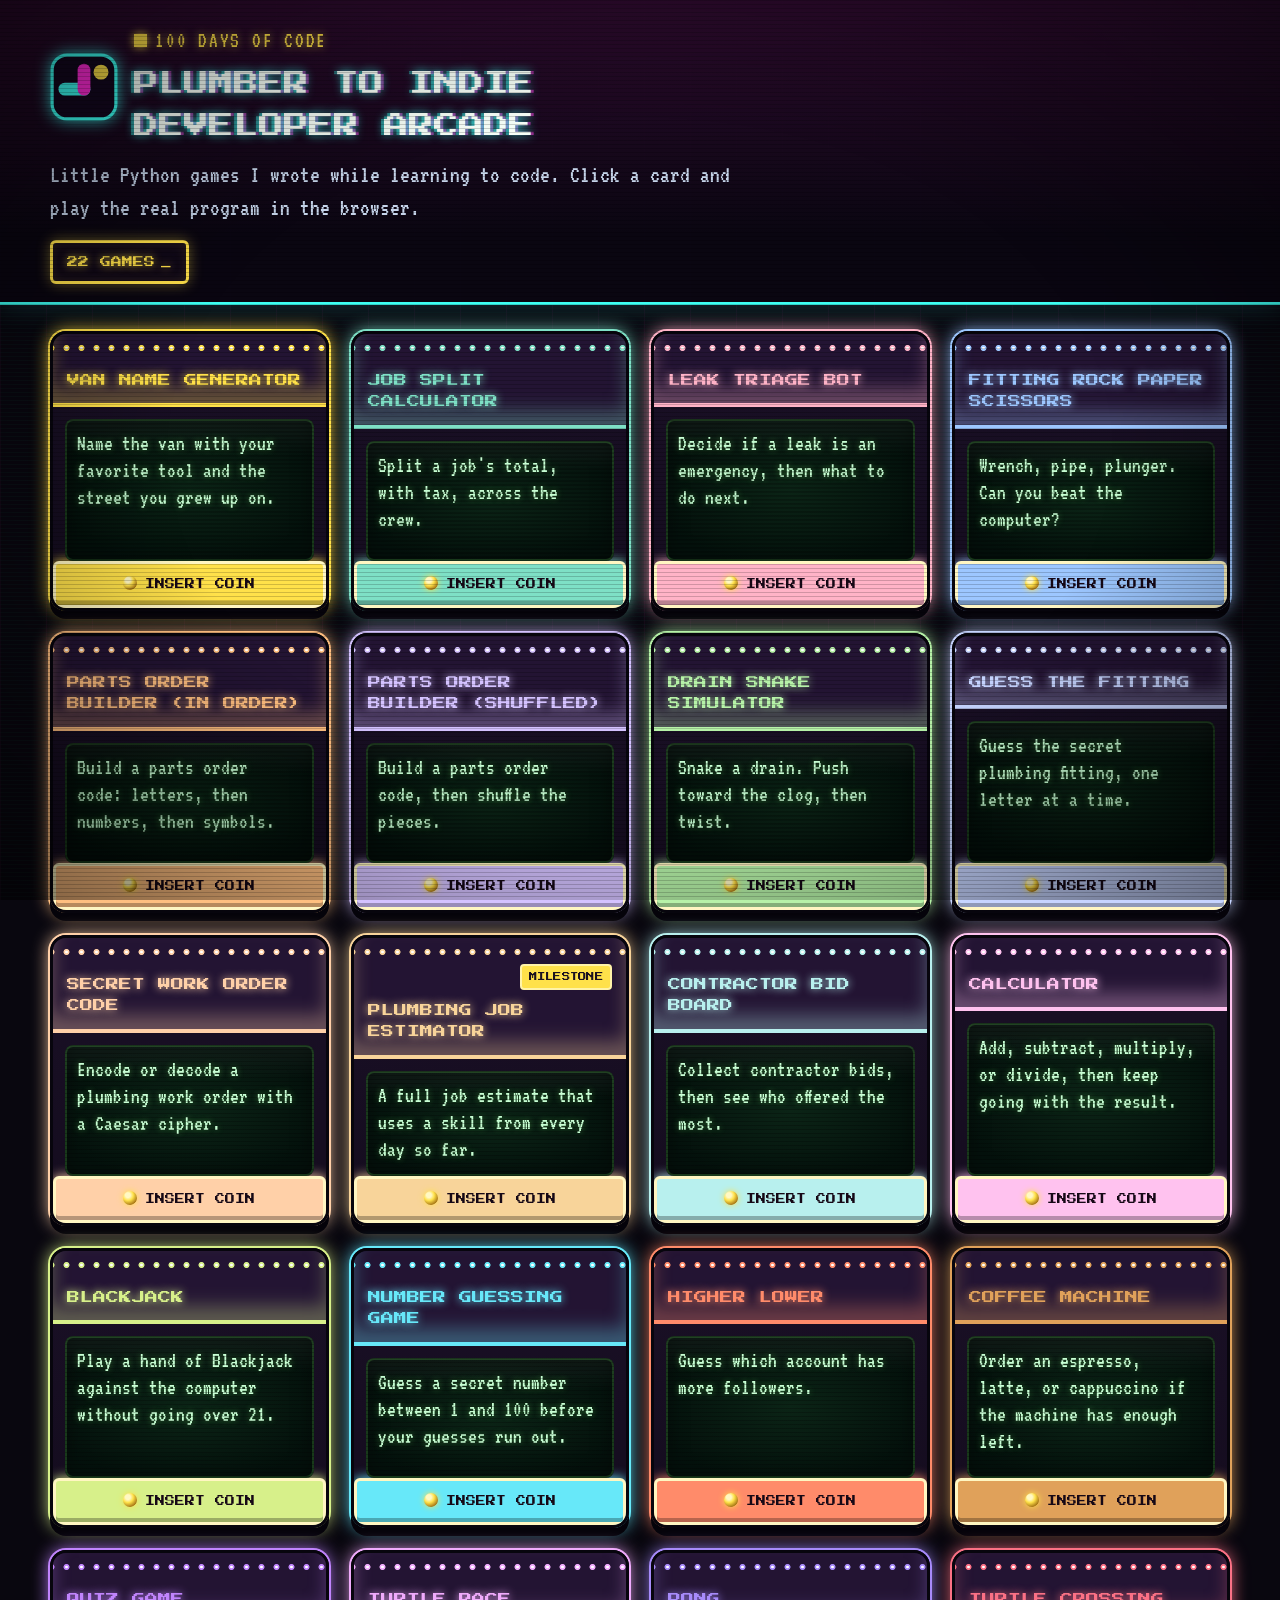
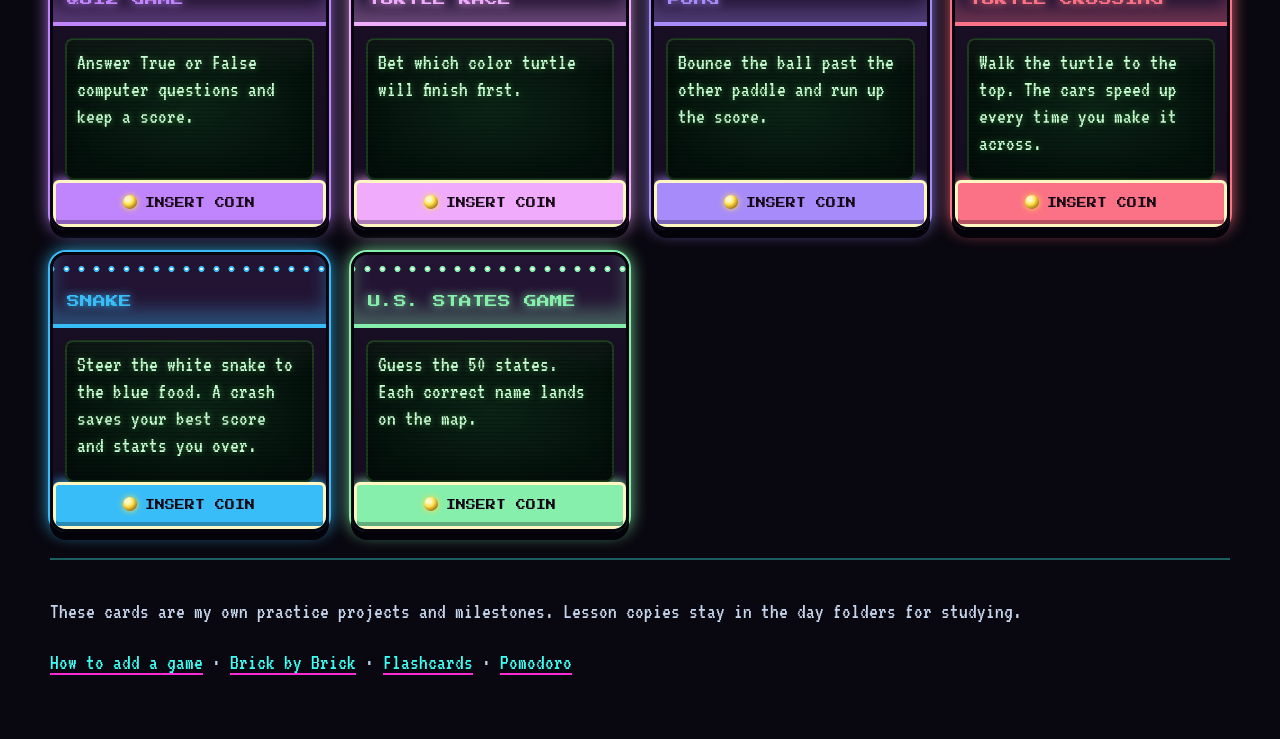
<file: docs/index.html>
<!DOCTYPE html>
<html lang="en">
<head>
  <meta charset="utf-8">
  <meta name="viewport" content="width=device-width, initial-scale=1">
  <title>Plumber to Indie Developer Arcade</title>
  <meta name="description" content="Play John's practice Python programs from 100 Days of Code, right in the browser.">
  <meta name="theme-color" content="#09070f">
  <link rel="icon" href="favicon.svg" type="image/svg+xml">
  <link rel="preconnect" href="https://fonts.googleapis.com">
  <link rel="preconnect" href="https://fonts.gstatic.com" crossorigin>
  <link href="https://fonts.googleapis.com/css2?family=Press+Start+2P&family=VT323&display=swap" rel="stylesheet">
  <link rel="stylesheet" href="styles.css">
</head>
<body>
  <div class="crt-overlay" aria-hidden="true"></div>
  <a class="skip" href="#grid">Skip to the games</a>
  <header class="site-header">
    <div class="wrap brand-row">
      <svg class="logo" viewBox="0 0 64 64" aria-hidden="true">
        <rect x="2" y="2" width="60" height="60" rx="14" fill="#14081f" stroke="#3dfff3" stroke-width="3"/>
        <rect x="8" y="28" width="30" height="12" rx="6" fill="#3dfff3"/>
        <rect x="26" y="10" width="12" height="30" rx="6" fill="#ff2bd6"/>
        <circle cx="48" cy="18" r="7" fill="#ffe14a"/>
      </svg>
      <div>
        <p class="daychip"><span class="blink" aria-hidden="true"></span>100 Days of Code</p>
        <h1>Plumber to Indie Developer Arcade</h1>
      </div>
    </div>
    <div class="wrap">
      <p class="lede">Little Python games I wrote while learning to code. Click a card and play the real program in the browser.</p>
      <p class="count" id="count">Lining up the games…</p>
    </div>
  </header>
  <main class="wrap">
    <p class="page-error" id="page-error" hidden></p>
    <div class="grid" id="grid"></div>
  </main>
  <footer class="site-footer">
    <div class="wrap">
      <p>These cards are my own practice projects and milestones. Lesson copies stay in the day folders for studying.</p>
      <p><a href="ADDING_A_GAME.md">How to add a game</a> · <a href="pyramid/index.html">Brick by Brick</a> · <a href="flashcards/index.html">Flashcards</a> · <a href="pomodoro/">Pomodoro</a></p>
    </div>
  </footer>
  <script src="home.js"></script>
  <noscript>This arcade needs JavaScript so it can load the game list.</noscript>
</body>
</html>
</file>
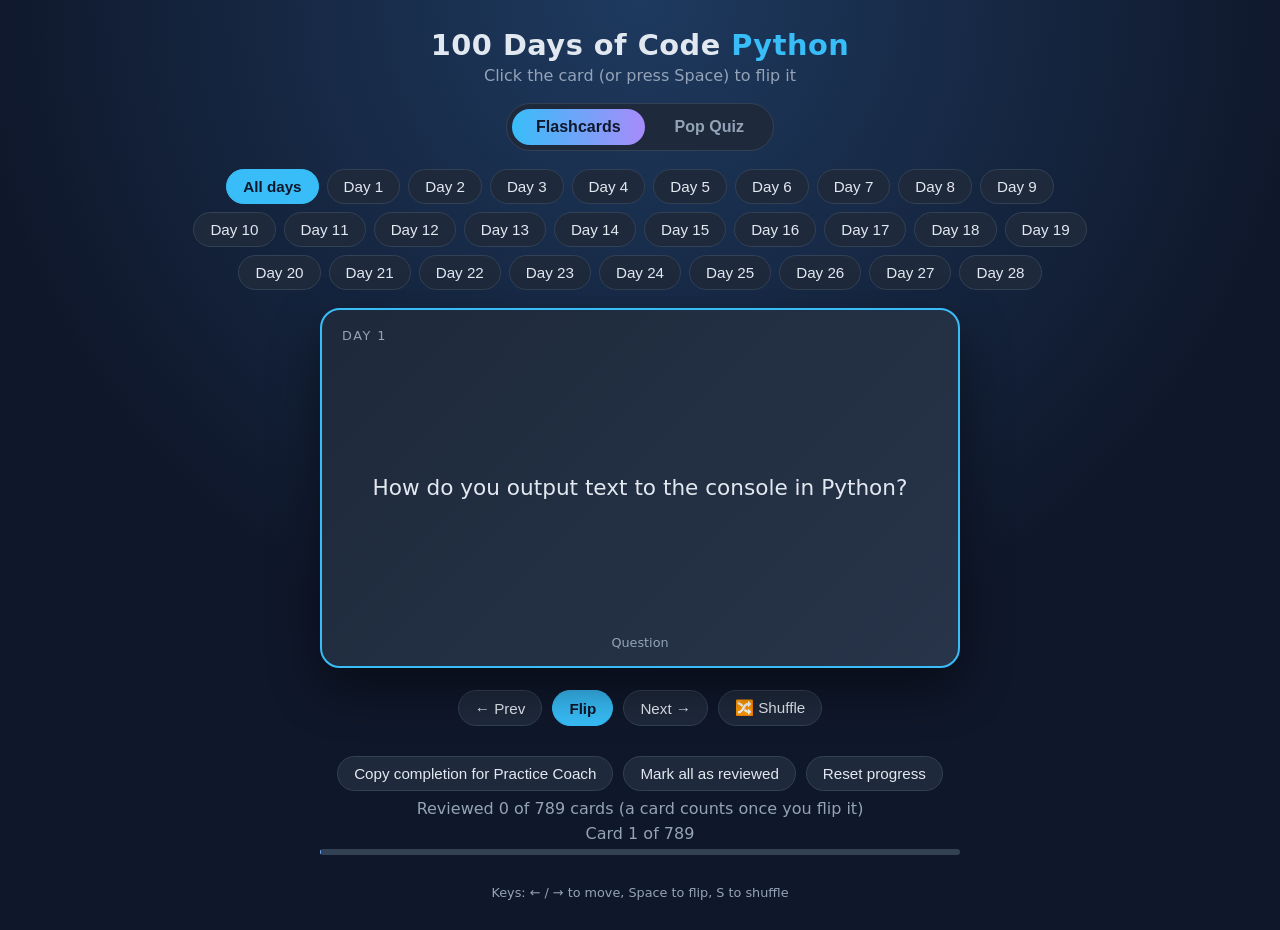
<file: flashcards/index.html>
<!DOCTYPE html>
<html lang="en"><head><meta charset="utf-8">
<meta name="viewport" content="width=device-width, initial-scale=1">
<title>100 Days of Code: Flashcards</title>
<style>
:root{--bg:#0f172a;--panel:#1e293b;--accent:#38bdf8;--accent2:#a78bfa;--text:#e2e8f0;--muted:#94a3b8}
*{box-sizing:border-box}
body{margin:0;font-family:"Segoe UI",system-ui,sans-serif;background:radial-gradient(circle at top,#1e3a5f,var(--bg) 60%);color:var(--text);min-height:100vh;display:flex;flex-direction:column;align-items:center}
h1{margin:28px 0 4px;font-size:1.8rem;letter-spacing:.5px}
h1 span{color:var(--accent)}
.sub{color:var(--muted);margin-bottom:18px}
.days{display:flex;flex-wrap:wrap;gap:8px;justify-content:center;margin-bottom:18px;max-width:900px}
.days button,.controls button{background:var(--panel);color:var(--text);border:1px solid #334155;border-radius:999px;padding:8px 16px;font-size:.95rem;cursor:pointer;transition:.15s}
.days button:hover,.controls button:hover{border-color:var(--accent)}
.days button.on{background:var(--accent);color:#0f172a;border-color:var(--accent);font-weight:600}
.scene{width:min(640px,92vw);height:360px;perspective:1200px;cursor:pointer}
.card{position:relative;width:100%;height:100%;transition:transform .6s cubic-bezier(.4,.2,.2,1);transform-style:preserve-3d}
.card.flipped{transform:rotateY(180deg)}
.face{position:absolute;inset:0;backface-visibility:hidden;border-radius:20px;padding:36px;display:flex;flex-direction:column;justify-content:center;align-items:center;text-align:center;font-size:1.35rem;line-height:1.5;box-shadow:0 20px 50px rgba(0,0,0,.45)}
.front{background:linear-gradient(135deg,#1e293b,#273449);border:2px solid var(--accent)}
.back{background:linear-gradient(135deg,#2e1065,#1e293b);border:2px solid var(--accent2);transform:rotateY(180deg)}
.tag{position:absolute;top:16px;left:20px;font-size:.8rem;text-transform:uppercase;letter-spacing:1.5px;color:var(--muted)}
.hint{position:absolute;bottom:14px;font-size:.8rem;color:var(--muted)}
code{background:rgba(148,163,184,.18);color:#fde68a;padding:2px 7px;border-radius:6px;font-family:Consolas,"Cascadia Code",monospace;font-size:.92em}
.controls{display:flex;gap:10px;margin:22px 0 8px;flex-wrap:wrap;justify-content:center}
.controls .primary{background:var(--accent);color:#0f172a;font-weight:600;border-color:var(--accent)}
.count{color:var(--muted);margin-bottom:6px}
.bar{width:min(640px,92vw);height:6px;background:#334155;border-radius:3px;overflow:hidden;margin-bottom:30px}
.bar div{height:100%;background:linear-gradient(90deg,var(--accent),var(--accent2));transition:width .3s}
.keys{color:var(--muted);font-size:.8rem;margin-bottom:30px}
.tabs{display:flex;gap:6px;background:var(--panel);padding:5px;border-radius:999px;margin-bottom:18px;border:1px solid #334155}
.tabs button{background:none;border:none;color:var(--muted);padding:9px 24px;border-radius:999px;font-size:1rem;cursor:pointer;font-weight:600}
.tabs button.on{background:linear-gradient(90deg,var(--accent),var(--accent2));color:#0f172a}
#flashView{display:flex;flex-direction:column;align-items:center}
#quizView{display:flex;flex-direction:column;align-items:center}
.hidden{display:none!important}
.quiz{width:min(680px,92vw);background:linear-gradient(135deg,#1e293b,#273449);border:2px solid var(--accent2);border-radius:20px;padding:30px;box-shadow:0 20px 50px rgba(0,0,0,.45);margin-bottom:30px}
.qtext{font-size:1.25rem;line-height:1.5;margin-bottom:20px}
pre{background:#0b1220;border:1px solid #334155;border-radius:10px;padding:14px 16px;font-family:Consolas,"Cascadia Code",monospace;font-size:1rem;color:#fde68a;text-align:left;white-space:pre;overflow-x:auto}
.choice{display:block;width:100%;text-align:left;background:#0f172a;border:1px solid #334155;color:var(--text);padding:13px 16px;border-radius:12px;margin:8px 0;font-size:1.05rem;cursor:pointer;font-family:Consolas,"Segoe UI",monospace;transition:.15s}
.choice:hover:not(:disabled){border-color:var(--accent)}
.choice.right{background:#14532d;border-color:#22c55e}
.choice.wrong{background:#7f1d1d;border-color:#ef4444}
.choice:disabled{cursor:default}
.fb{margin-top:14px;padding:12px 16px;border-radius:12px;line-height:1.5}
.fb.ok{background:rgba(34,197,94,.15);border:1px solid #22c55e}
.fb.no{background:rgba(239,68,68,.15);border:1px solid #ef4444}
.qhead{display:flex;justify-content:space-between;color:var(--muted);font-size:.85rem;text-transform:uppercase;letter-spacing:1.5px;margin-bottom:14px}
.qnav{display:flex;justify-content:flex-end;gap:10px;margin-top:18px}
.qnav button{background:var(--accent);color:#0f172a;border:none;border-radius:999px;padding:10px 22px;font-weight:600;font-size:1rem;cursor:pointer}
.qnav button.ghost{background:var(--panel);color:var(--text);border:1px solid #334155}
.score{font-size:3rem;font-weight:700;text-align:center;background:linear-gradient(90deg,var(--accent),var(--accent2));-webkit-background-clip:text;background-clip:text;color:transparent}
.miss{background:#0f172a;border-left:3px solid #ef4444;padding:10px 14px;border-radius:8px;margin:8px 0;line-height:1.5}
.best{color:var(--muted);font-size:.8rem;margin-left:4px}
</style></head><body>
<h1>100 Days of Code <span>Python</span></h1>
<div class="sub" id="sub">Click the card (or press Space) to flip it</div>
<div class="tabs"><button id="tabF" class="on" onclick="tab('f')">Flashcards</button><button id="tabQ" onclick="tab('q')">Pop Quiz</button></div>
<div class="days" id="days"></div>
<div id="flashView">
<div class="scene" onclick="flip()"><div class="card" id="card">
  <div class="face front"><div class="tag" id="tagF"></div><div id="q"></div><div class="hint">Question</div></div>
  <div class="face back"><div class="tag" id="tagB"></div><div id="a"></div><div class="hint">Answer</div></div>
</div></div>
<div class="controls">
  <button onclick="move(-1)">&larr; Prev</button>
  <button class="primary" onclick="flip()">Flip</button>
  <button onclick="move(1)">Next &rarr;</button>
  <button onclick="shuffle()">&#x1F500; Shuffle</button>
</div>
<div class="controls">
  <button class="ghost" onclick="copyDone()">Copy completion for Practice Coach</button>
  <button onclick="markAll()">Mark all as reviewed</button>
  <button onclick="resetDone()">Reset progress</button>
</div>
<div class="count" id="done"></div>
<div class="count" id="count"></div>
<div class="bar"><div id="bar"></div></div>
<div class="keys">Keys: &larr; / &rarr; to move, Space to flip, S to shuffle</div>
</div>
<div id="quizView" class="hidden"><div class="days" id="qdays"></div><div class="quiz" id="quiz"></div></div>
<script>
const DECKS=[{"day": 1, "cards": [["How do you output text to the console in Python?", "`print()` with the text inside the parentheses, e.g. `print(\"Hello world!\")`"], ["What is a string?", "A piece of text in quotes, a \"string of characters\". The quotes tell Python it's text, not code."], ["What do the double quotes around text do?", "They mark the beginning and end of a string."], ["What error do you get if you forget a closing quote?", "A SyntaxError."], ["What does the caret (^) in an error message show?", "Roughly where in the line Python found the problem."], ["What is PEP 8?", "Python's official style guide for writing clean code."], ["You're stuck on an error you don't understand. What do you do?", "Google it: paste the error message, or search what you want + the language (e.g. \"how to find the length of a string python\"). Stack Overflow usually has the answer."], ["What does `\\n` do inside a string?", "Starts a new line, so one print() can output multiple lines. It's a backslash (`\\n`), not a forward slash."], ["What is string concatenation?", "Joining strings end to end with `+`."], ["What does `print(\"Hello\" + \"Angela\")` output?", "`HelloAngela` (no space is added automatically)."], ["Give one way to output `Hello Angela` using concatenation.", "`\"Hello\" + \" \" + \"Angela\"` (or put the space inside either string)."], ["SyntaxError vs IndentationError?", "SyntaxError = broken grammar (e.g. missing quote). IndentationError = an unexpected space or tab at the start of a line."], ["Do spaces inside quotes cause errors?", "No, they're part of the string."], ["What is debugging?", "Finding and fixing errors (bugs) so code runs as expected."], ["What does the `input()` function do?", "Lets the user type data into the program; it returns what they typed as a string."], ["What is the text inside `input(\"...\")` called?", "The prompt, a hint shown to the user about what to type."], ["When `input()` runs, what happens to that part of the code?", "The whole input(...) call is replaced by whatever the user typed."], ["In `print(\"Hello \" + input(\"Name? \"))`, what do the two closing `))` do?", "The first closes input(, the second closes print(."], ["Write a line that greets the user by name with an exclamation mark.", "`print(\"Hello \" + input(\"What is your name? \") + \"!\")`"], ["What symbol makes a line a comment in Python?", "`#` (hash/pound sign). Python ignores everything after it on that line."], ["What is a variable?", "A name that stores a piece of data so you can refer to it later."], ["What does `=` do in `name = \"Jack\"`?", "Assigns the value on the right (\"Jack\") to the variable on the left (name)."], ["How do you save the user's input so you can use it later?", "Assign it to a variable: `name = input(\"What is your name? \")`"], ["`name = \"Jack\"`, `print(name)`, `name = \"Angela\"`, `print(name)`. What prints?", "Jack, then Angela. A variable holds its latest value at each moment."], ["Why is it called a \"variable\"?", "Its value can change (vary) when you reassign it."], ["What does `len()` do?", "Returns the number of characters in a string."], ["What is `len(\"Hello world!\")`?", "12 (the space and ! count)."], ["One line to print how many characters are in the user's name?", "`print(len(input(\"What is your name? \")))`"], ["In what order does `print(len(input()))` run?", "Inside out: input() first, then len(), then print(). The innermost call runs first and its result is passed outward."], ["Rewrite `print(len(input(\"Name? \")))` with variables `username` and `length`.", "`username = input(\"Name? \")` / `length = len(username)` / `print(length)`"], ["Why use variables even when one line would work?", "Each step is labeled, so code is more readable and easier to break into parts."], ["What's the most important rule for naming variables?", "Make them readable, so the name explains what the data is (username, not n)."], ["How do you separate words in a Python variable name?", "With an underscore: `user_name`. Spaces aren't allowed."], ["What happens if a variable name has a space, like `user name = ...`?", "SyntaxError."], ["Can a variable name contain numbers?", "Yes, but not at the start: `length1` is fine, `1length` is a SyntaxError."], ["Why shouldn't you name a variable `print` or `input`?", "They're built-in function names; it's confusing, breaks syntax highlighting, and is bad practice."], ["What causes a NameError?", "Using a variable name that was never defined, usually a typo (e.g. `nama` instead of `name`)."], ["Does Python spell-check variable names?", "No. Any valid name works as long as you spell it exactly the same every time."], ["Valid or invalid: `user_name`, `2nd_place`, `length2`, `my name`?", "Valid: user_name, length2. Invalid: 2nd_place (starts with a number), my name (has a space)."], ["If `food = \"tacos\"`, what does `print(food)` show vs `print(\"food\")`?", "print(food) shows tacos (the variable's value). print(\"food\") shows the literal word food. No quotes = variable; quotes = text."], ["What is `len(\"pizza\")`?", "5 (p-i-z-z-a). Count every character."]]}, {"day": 2, "cards": [["What error do you get from `len(12345)` and why?", "TypeError. len() works on strings (and other sequences), not on integers."], ["What are the four basic data types covered on Day 2?", "str (string), int (integer), float, and bool (boolean)."], ["What is subscripting?", "Pulling out one character from a string with square brackets, e.g. \"Hello\"[0]."], ["What does `\"Hello\"[0]` give you, and why not 1?", "H. Programmers count from 0, so the first character is index 0."], ["What does `\"Hello\"[-1]` give you?", "o (the last character). Negative indices count from the end."], ["What does `print(\"123\" + \"345\")` output?", "123345. Both are strings, so + concatenates."], ["What does `print(123 + 345)` output?", "468. Both are integers, so + adds."], ["How do you write a large integer so it's easier to read?", "Use underscores: `1_000_000` (Python ignores them)."], ["What is a float?", "A number with a decimal point, e.g. 3.14159."], ["What are the two Boolean values, and how are they written?", "True and False, capital T/F, no quotes."], ["Is `\"123\"` an integer or a string?", "A string, because it's in quotes."], ["What does `type(\"Hello\")` return?", "`<class 'str'>`"], ["What do `type(123)`, `type(3.14)`, and `type(True)` return?", "`<class 'int'>`, `<class 'float'>`, `<class 'bool'>`"], ["What is type conversion / type casting?", "Changing a value from one data type to another, e.g. int(\"123\") or str(5)."], ["How do you convert a string to an integer?", "`int(\"123\")`"], ["How do you convert a number to a string?", "`str(123)`"], ["What does `int(\"123\") + int(\"456\")` equal?", "579 (they become ints, so + adds)."], ["What error does `int(\"ABC\")` raise?", "ValueError (invalid literal for int)."], ["Why does `print(\"Letters: \" + len(name))` fail?", "len() returns an int; you can't concatenate str + int. Wrap with str()."], ["Fix: print the length of a name after an input prompt.", "`name = input(\"Name?\")` then `print(\"Letters: \" + str(len(name)))`"], ["What symbol is multiplication in Python?", "`*` (asterisk), not \u00d7."], ["What symbol is division in Python?", "`/` (forward slash)."], ["What does `6 / 3` return, and what type is it?", "`2.0`, a float. Regular division always returns a float."], ["What does `5 // 3` return?", "`1` (floor division drops the decimal; result is an int)."], ["What does `2 ** 3` mean?", "2 to the power of 3, which is 8."], ["What does PEMDAS stand for?", "Parentheses, Exponents, Multiplication, Division, Addition, Subtraction."], ["Between `*` and `/`, which happens first?", "They're equal priority; the one furthest left runs first."], ["What is `3 * 3 + 3 / 3 - 3`?", "`7.0`"], ["How do you make `3 * 3 + 3 / 3 - 3` equal 3?", "Add parentheses: `3 * (3 + 3) / 3 - 3`"], ["What does `int(30.85)` give?", "30. It chops off the decimals (doesn't round)."], ["What does `round(30.85)` give?", "31. Normal rounding to the nearest whole number."], ["How do you round `bmi` to 2 decimal places?", "`round(bmi, 2)`"], ["What does `score += 1` mean?", "score = score + 1 (add 1 to its current value)."], ["Name the four shorthand assignment operators.", "`+=`, `-=`, `*=`, `/=`"], ["What is an f-string?", "A string with f before the quotes; variables go in {curly braces} and are converted to text automatically."], ["Write an f-string that prints `Your score is 5` using a variable `score`.", "`print(f\"Your score is {score}\")`"], ["Why use an f-string instead of `\"Score: \" + str(score)`?", "No manual str() conversion or + signs; you can mix ints, floats, and bools in one string easily."], ["How do you turn a 12% tip into a multiplier?", "`12 / 100 + 1` = 1.12"], ["Why use `float(input(...))` for a bill but `int(input(...))` for people?", "Money can have decimals; number of people is a whole number."], ["How do you always show 2 decimals (33.60, not 33.6) in an f-string?", "`f\"{value:.2f}\"`"]]}, {"day": 3, "cards": [["What is an if / else statement?", "Code that runs one block if a condition is True, and another block (else) if it's False."], ["What two things must every `if` and `else` line end with / be followed by?", "A colon `:`, then an indented block of code."], ["How does Python know which lines belong inside an if block?", "Indentation. Indented lines under the if are inside it."], ["Where does `else` go relative to `if`?", "At the same indentation level as its if; they're a pair."], ["`height = 120`. Does `if height > 120:` run the if block or the else?", "The else. `>` doesn't include 120; use `>=` to include it."], ["What's the difference between `>` and `>=`?", "`>` means strictly greater; `>=` also includes the equal value."], ["What does `!=` mean?", "Not equal to."], ["What's the difference between `=` and `==`?", "`=` assigns a value to a variable; `==` checks if two values are equal."], ["What happens if you write `if height = 120:`?", "SyntaxError. A condition needs `==`, which gives True or False."], ["Write an if/else that prints \"Ride!\" if `height` is at least 120, otherwise \"Too short\".", "`if height >= 120:` / `    print(\"Ride!\")` / `else:` / `    print(\"Too short\")`"], ["What does the `%` (modulo) operator do?", "Gives the remainder after dividing one number by another."], ["What is `10 % 3`?", "1 (3 goes into 10 three times with 1 left over)."], ["What is `10 % 5`?", "0 (divides evenly, no remainder)."], ["How do you check if a number is even?", "`if number % 2 == 0:` (even numbers have no remainder when divided by 2)."], ["What does `number % 2` give for an odd number?", "1"], ["What is a nested if statement?", "An if/else placed inside another if block (indented one more level). The inner check only runs if the outer condition is True."], ["In the rollercoaster code, when is the age question asked?", "Only if the height check passed (it's nested inside the `if height >= 120:` block)."], ["What does `elif` stand for, and when do you use it?", "\"Else if.\" Use it when there are more than two possibilities."], ["If several `if`/`elif` conditions are True, which block runs?", "Only the first True one, top to bottom. The rest are skipped."], ["How many `elif`s can you have between `if` and `else`?", "As many as you need."], ["`age = 10`. With `if age < 12:` / `elif age <= 18:` / `else:`, which block runs?", "The `if age < 12:` block ($5). Python stops at the first True condition."], ["Why must `if age < 12` come before `elif age <= 18`?", "Order matters. If `<= 18` came first, a 10-year-old would match it and never reach the under-12 price."], ["if/elif/else vs several separate `if`s: how many blocks can run?", "if/elif/else runs only one block (the first True). Separate `if`s are each checked, so several can run."], ["When should you use separate `if`s instead of `elif`?", "When the conditions are independent of each other, like asking about a photo no matter what ticket someone has."], ["Why is `bill = 0` created before the age checks?", "So a variable exists that each branch can set and the photo check can add to later."], ["What does `bill += 3` do?", "Adds 3 to the current bill: same as `bill = bill + 3`."], ["Does every `if` need an `else`?", "No. If nothing should happen when the condition is False, leave the else off."], ["Why is the photo question lined up with the age `if`, not indented under `else`?", "So it's asked for every age, after the ticket price is set, not only for adults."], ["What are Python's three logical operators?", "`and`, `or`, `not`"], ["When is `A and B` True?", "Only when both A and B are True."], ["When is `A or B` False?", "Only when both A and B are False."], ["What does `not` do?", "Flips a condition: `not True` is False, `not False` is True."], ["`a = 12`. Is `a > 15 and a < 13` True or False?", "False. `a > 15` is False, and `and` needs both to be True."], ["`a = 12`. Is `a > 10 or a < 10` True or False?", "True. `or` only needs one side to be True."], ["Write a condition for ages 45 to 55, inclusive.", "`age >= 45 and age <= 55` (or the shorter `45 <= age <= 55`)"]]}, {"day": 4, "cards": [["Why do computers need a special method to make random numbers?", "They're deterministic (same steps, same result), so they use math called a pseudorandom number generator."], ["What is Python's pseudorandom number generator called?", "The Mersenne Twister."], ["What line do you need before you can use `random.randint()`?", "`import random`"], ["What does `random.randint(1, 10)` return?", "A random whole number from 1 to 10, including both 1 and 10."], ["Write a line that stores a random whole number from 1 to 6 in `dice`.", "`dice = random.randint(1, 6)`"], ["What range does `random.random()` give?", "A float from 0 up to but not including 1 (0 can show up, 1 never does)."], ["Why does `random.random()` need `()` if it takes no inputs?", "Parentheses are what actually run (call) a function, even with nothing inside."], ["In `random.random()`, what's the difference between the two words `random`?", "The first is the module; the second is the function inside it."], ["How do you get a random float from 0 up to (not including) 10?", "`random.random() * 10`"], ["What does `random.uniform(1, 10)` return?", "A random float between 1 and 10 (it may or may not ever hit exactly 10 because of rounding)."], ["What is a module?", "A separate .py file of code you can import and reuse in other files."], ["Why do programmers split code into modules?", "Big programs are easier to understand, and different people can work on different parts."], ["You made `my_module.py` with `pi = 3.14`. How do you print it from main.py?", "`import my_module` then `print(my_module.pi)`"], ["How do you write a random coin flip?", "`if random.randint(0, 1) == 0:` print \"Heads\", `else:` print \"Tails\"."], ["What is a list in Python?", "A data structure that stores many related items, in order, in one variable."], ["How do you write a list?", "Square brackets with items separated by commas: `[\"Cherry\", \"Apple\", \"Pear\"]`"], ["Can a list hold different data types?", "Yes. It can mix strings, numbers, booleans, and more."], ["`fruits = [\"Cherry\", \"Apple\", \"Pear\"]`. What is `fruits[0]`?", "\"Cherry\". Lists start counting at 0."], ["Why does the first item have index 0?", "The index is an offset from the start, and the first item is 0 steps away."], ["What does `fruits[-1]` give you?", "The last item in the list."], ["How do you change the second item in `fruits` to \"Mango\"?", "`fruits[1] = \"Mango\"`"], ["What does `append()` do?", "Adds one item to the end of a list: `fruits.append(\"Kiwi\")`"], ["`append()` vs `extend()`?", "append() adds one item; extend() adds every item from another list: `fruits.extend([\"Kiwi\", \"Lime\"])`"], ["Do you need to memorize every list function?", "No. Know what's possible, then look up the details in the docs or Google."], ["What does `len()` return for a list?", "The number of items in it, e.g. 50 for the list of US states."], ["A list has 50 items. What is the last valid index?", "49 (always len - 1, because counting starts at 0)."], ["What error do you get from `my_list[50]` when the list has 50 items?", "IndexError: list index out of range."], ["What is an off-by-one error?", "Being one step off, like using `len(list)` as an index instead of `len(list) - 1`."], ["What is a nested list?", "A list that contains other lists, e.g. `dirty_dozen = [fruits, vegetables]`."], ["If `fruits` has 7 items and `vegetables` has 5, what is `len([fruits, vegetables])`?", "2. The outer list holds two items, which are the two lists."], ["What does `random.choice(my_list)` do?", "Returns a random item from the list."], ["How do you write a string that spans several lines (like ASCII art)?", "Use triple quotes: `'''...'''` or `\"\"\"...\"\"\"`."], ["If the player types \"2\", how do you use it to pull scissors out of `choices = [rock, paper, scissors]`?", "Convert it to an int first: `choices[int(player)]`"]]}, {"day": 5, "cards": [["What is a loop?", "Doing something over and over instead of writing the same code many times."], ["What does a for loop with a list do?", "Runs the indented body once for each item in the list, in order."], ["Write the for-loop pattern for a list named `fruits`.", "`for fruit in fruits:` then an indented body."], ["In `for fruit in fruits:`, what is `fruit`?", "The loop variable \u2014 it holds one list item at a time."], ["Does the loop variable hold the whole list?", "No. Each iteration it gets the next single item."], ["How many times does a for loop run over a list?", "Once per item in the list."], ["Where must the loop body sit?", "Indented under the `for` line."], ["What happens to code indented inside the for loop?", "It runs once for every item in the list."], ["What happens to code written at the same indent as `for` (outside the loop)?", "It runs once, after the loop finishes."], ["Can the body of a for loop have more than one statement?", "Yes. Every indented line runs for each item."], ["`fruits = [\"Apple\", \"Peach\", \"Pear\"]` then `for fruit in fruits: print(fruit)`. What prints?", "Apple, then Peach, then Pear (one per line)."], ["In the fruit pie example, why does both `print(fruit)` and `print(fruit + \" pie\")` run for Apple before Peach?", "Both lines are indented inside the loop, so the whole block runs for each item before moving on."], ["What does range() do in a for loop?", "It generates a sequence of numbers to loop over (not just lists)."], ["Does printing range(...) alone show the numbers?", "No. range() alone isn't useful when printed; use it with a for loop."], ["In `for number in range(1, 10):`, what numbers print?", "1 through 9 (end is exclusive)."], ["How do you make range include 10 starting from 1?", "`range(1, 11)` \u2014 end must be one past the last number you want."], ["What is the default step for range()?", "+1 (counts up by one each time)."], ["What does `range(1, 11, 3)` produce?", "1, 4, 7, 10."], ["How do you sum 1 through 100 with a for loop and range?", "`total = 0` then `for number in range(1, 101): total += number` (or `total = total + number`); print total \u2192 5050."], ["What does `total += number` mean?", "Same as `total = total + number` \u2014 add the current number into the running total."], ["How do you build a string one piece at a time in a loop?", "Start with an empty string, `password = \"\"`, then add a piece each pass: `password += random.choice(letters)`."], ["What's the difference between `letters[4]` and `random.choice(letters)`?", "`letters[4]` always gives the one item at index 4; `random.choice(letters)` gives one random item from the list."], ["How many times does `for i in range(5):` run, and what values does `i` take?", "5 times: i is 0, 1, 2, 3, 4 (starts at 0, stops before 5)."], ["Why doesn't `random.choice(letters[nr_letters])` give nr_letters random letters?", "`letters[nr_letters]` picks one item at that index, and one random.choice call returns just one thing. Use a loop: `for i in range(nr_letters):`."]]}, {"day": 6, "cards": [["How do you spot a function call in Python?", "A name followed by parentheses, e.g. print(), len(), my_function()."], ["Can you save a function's result in a variable?", "Yes. Example: num_char = len(\"Hello\") then print(num_char) gives 5."], ["What keyword starts a function definition?", "def"], ["Write the pattern to define a function named my_function.", "def my_function(): then an indented body."], ["What four pieces does a function definition need?", "def, a name, parentheses (), a colon :, then an indented body."], ["What is the difference between defining and calling a function?", "Define writes the recipe (def ...); call runs it (name())."], ["Why does defining a function alone print nothing when you run the file?", "def only stores the recipe. You must call the function with name() to run the body."], ["What happens when a function is called?", "The program jumps to the definition, runs the indented body top to bottom, then returns to where it was called and continues."], ["Why use functions?", "Less repetition (don't retype the same steps) and more readable code."], ["Write a turn_around function using turn_left().", "def turn_around(): then turn_left() twice (indented)."], ["How do you define turn_right() if only turn_left() exists?", "def turn_right(): then turn_left() three times."], ["In the square challenge, why define turn_right()?", "So you can write fewer, clearer lines (~8) instead of repeating turn_left() many times (~14)."], ["What makes a line part of a function's body?", "Indenting it (usually 4 spaces) under the def ...: line."], ["What happens to a non-indented line after a function definition?", "It is outside the function; it runs on its own when the file runs, not when the function is called."], ["How much indent for a line inside an if that is inside a function?", "Two levels \u2014 8 spaces (4 for the function + 4 for the if)."], ["What does PEP 8 recommend for indentation?", "Use spaces, 4 per indent level (not tabs)."], ["Can you mix tabs and spaces for indentation in Python 3?", "No. Python 3 does not allow mixing tabs and spaces in one file."], ["What File Explorer analogy fits indentation?", "Blocks are like folders; indented code lives \"inside\" the folder."], ["In def my_function(): then 4-space print(\"Hello\") then left-edge print(\"World\") \u2014 which line runs only when you call my_function()?", "print(\"Hello\") \u2014 print(\"World\") is outside and runs on its own."], ["What does a while loop do?", "Keeps repeating its indented block as long as a condition is True; stops when the condition is False."], ["When does a while loop check its condition?", "At the top, before each pass through the body."], ["In the Hurdle 1 counter example (start at 6, while > 0, jump then -= 1 and print), what prints and why does it stop?", "Prints 5,4,3,2,1,0 then stops because 0 > 0 is False."], ["What does x -= 1 mean?", "Shorthand for x = x - 1."], ["Write a while loop that jumps until the robot is on the flag (at_goal).", "while not at_goal(): then indented jump(). (not flips True/False; while at_goal() != True: also works but reads less like English.)"], ["When do you use for vs while?", "for when you know how many times / each item in a list or range; while when you repeat until a condition changes and don't know how many times."], ["What causes an infinite while loop, and how do you debug it?", "The condition never becomes False (e.g. while 5 > 3:). Stop the program; print the condition (or its variables) to see if it ever changes."], ["What is the right-hand rule for escaping the Reeborg maze?", "Keep a wall on your right: if right is clear, turn right and move; elif front is clear, move; else turn left. Repeat."], ["What outer loop drives the maze solution, and why while instead of for?", "while not at_goal(): \u2014 you don't know how many steps it will take, so you repeat until the robot reaches the flag."], ["Why did the maze robot loop forever in an open area with no walls nearby?", "right_is_clear() was always True, so it kept turning right and moving in a small square and never reached the goal (infinite loop)."], ["How do you fix the open-area infinite loop in the maze?", "Before the wall-following loop, walk straight until you hit a wall (while front_is_clear(): move()), then turn_left() so the wall is on the robot's right."]]}, {"day": 7, "cards": [["What does the in operator do?", "Gives True/False: is this item in that string or list? e.g. \"a\" in \"abyss\" is True; \"_\" not in display means no blanks are left."], ["How does a game_over flag drive the Hangman loop?", "Set game_over = False, loop with while not game_over:, and set game_over = True when the player wins or loses."], ["Why reset display = \"\" at the top of the while loop?", "So it's rebuilt fresh each turn. If you only set it once before the loop, every turn adds more letters on top and it keeps growing."], ["Why not write for guess in chosen_word: when guess holds the player's letter?", "The for loop overwrites its loop variable every pass, so the player's guess gets lost. Use a different name like letter."], ["if/elif vs separate ifs for win and lose checks?", "Only one branch of an if/elif chain runs. Independent checks (win, lose) need separate ifs so both get checked."], ["How do you stop a repeated wrong guess costing another life?", "Keep a guessed_letters list: check if guess in guessed_letters, only take a life when guess not in guessed_letters, and .append(guess) each turn."], ["How do you use a list that lives in another file?", "from hangman_words import word_list \u2014 then use word_list by its plain name."], ["What does stages[lives] do in Hangman?", "Picks the ASCII picture by list index. With 6 lives you get stages[6] (empty gallows); at 0 lives, stages[0] (full drawing)."]]}, {"day": 8, "cards": [["Why give a function inputs?", "So it can do the same steps with different data each call \u2014 same recipe, different ingredients."], ["How do you define a function that takes a name?", "def greet_with_name(name): then an indented body that uses name (e.g. print(f\"Hello {name}\"))."], ["What happens to the value when you call greet_with_name(\"Angela\")?", "\"Angela\" is stored in the parameter name for that call \u2014 like name = \"Angela\" inside the function."], ["Parameter vs argument?", "Parameter = the name in the def (name). Argument = the actual value passed in the call (\"Angela\")."], ["What does greet_with_name(\"Jack\") print?", "Hello Jack / How do you do Jack?"], ["How do you define a function with multiple parameters?", "Separate them with commas in the def: def greet_with(name, location):"], ["What does a positional argument mean?", "Matched to parameters by order \u2014 first arg \u2192 first param, second \u2192 second, etc."], ["What does greet_with(\"Nowhere\", \"Jack Bauer\") print if def is greet_with(name, location)?", "Hello Nowhere / What is it like in Jack Bauer? (swapped \u2014 order mismatch)"], ["How do keyword arguments work?", "Name each one in the call, e.g. greet_with(location=\"London\", name=\"Angela\"). Order doesn't matter because values go by name."], ["How does % 26 wrap the Caesar shift around?", "Add first, then wrap: (position + shift_amount) % 26. \"z\" (25) + 3 = 28, and 28 % 26 = 2, which is \"c\"."], ["Why must shift_amount *= -1 go above the for loop?", "Inside the loop it flips on every letter (back, forward, back...), so every other letter shifts the wrong way. Do once-only steps before the loop."], ["How do you pass spaces, numbers and symbols through the cipher unchanged?", "if letter not in alphabet: output_text += letter, else do the shift. .index() would crash on them otherwise."], ["How do you restart a whole program?", "reset = True, then while reset: ask the inputs, call the function, ask \"yes\" to go again, and set reset = False on \"no\"."]]}, {"day": 9, "cards": [["What is a dictionary in Python?", "A collection of key: value pairs, written in curly braces, e.g. {\"Bug\": \"An error...\"}."], ["How do you get a value out of a dictionary?", "Square brackets with the key, e.g. programming_dictionary[\"Bug\"]."], ["What error do you get for a key that doesn't exist (e.g. a typo)?", "KeyError."], ["How do you add or edit an entry?", "dict[key] = value. If the key exists, it's replaced; if not, a new entry is added."], ["How do you make an empty dictionary, or wipe one?", "Assign empty curly braces: my_dict = {}."], ["What does 'for key in my_dict:' loop through?", "Only the keys. Use my_dict[key] to get each value."], ["What is nesting?", "Putting a list or dictionary inside another list or dictionary."], ["travel_log = {\"France\": [\"Paris\", \"Lille\", \"Dijon\"]}. How do you print Lille?", "travel_log[\"France\"][1]. The key gets the list, then the index picks the item."], ["nested_list = [\"A\", \"B\", [\"C\", \"D\"]]. How do you print D?", "nested_list[2][1]"], ["How do you reach a list item inside a dictionary inside a dictionary?", "Chain brackets one layer at a time: outer key, inner key, index, e.g. travel_log[\"Germany\"][\"cities_visited\"][2]."], ["How do you find the highest bid in a dictionary?", "Start highest_bid = 0, loop for bidder in bids:, and if bids[bidder] > highest_bid: set highest_bid and winner = bidder. Compare, don't use +=."], ["Where does bids[name] = price go in the auction loop?", "In the main body of the while loop so it runs for every bidder, not inside the yes/no if/else. Announce the winner after the loop."]]}, {"day": 10, "cards": [["What does return do in a function?", "Sends a value back as the function's output. That value replaces the function call in your code."], ["def my_function(): return 3 * 2. What is output = my_function()?", "6"], ["What does \"aNGela YU\".title() give?", "\"Angela Yu\". First letter of each word capitalized, the rest lowercase."], ["print vs return?", "print only shows text on screen. return hands the value back so your code can store or reuse it."], ["What does function_2(function_1(\"hello\")) do?", "Runs function_1 first. Its returned output becomes the input to function_2 (chaining)."], ["What happens to code written after a return line in a function?", "It never runs. return ends the function right there."], ["Can a function have more than one return?", "Yes. Whichever return runs first ends the function."], ["What is an early return?", "Checking for bad input (e.g. if f_name == \"\" or l_name == \"\":) and returning before the rest of the function runs."], ["What does an empty return give back, and what prints if you print it?", "None. Better to return a meaningful message so you can tell what went wrong."], ["What is a docstring?", "Documentation for your own function: text in triple quotes (\"\"\"...\"\"\") that shows up when you call the function, like the built-in help for len()."], ["Where does a docstring go?", "The first indented line right after the def line (after the colon)."], ["How is a docstring different from a normal string?", "It can span multiple lines; a normal quoted string can't break across lines."], ["Best way to write a multi-line comment?", "Write the lines, highlight them, and press Ctrl + / (Cmd + / on Mac). Python's guidance is to avoid triple-quote comments."]]}, {"day": 11, "cards": [["In the Blackjack solution, what does deal_card() do?", "Holds the cards list [11, 2, 3 ... 10, 10, 10, 10] (11 = Ace), picks one with random.choice(cards), and returns it. Its docstring shows when you hover over the function."], ["How do you deal 2 cards to the user without a middleman variable?", "for _ in range(2): user_cards.append(deal_card()). The underscore is used because the loop variable isn't needed."], ["user_cards += new_card (new_card is an int) gives TypeError: 'int' object is not iterable. Why, and what's the fix?", "+= on a list is shorthand for extend(), which needs an iterable (a list). To add a single item, use append()."], ["What does sum() do, and how does calculate_score signal a Blackjack?", "sum() adds up all the items of an iterable. If sum == 21 and len(cards) == 2 (an Ace and a 10), it returns 0 to signal Blackjack."], ["Why is drawing to 21 on a third card NOT a Blackjack?", "Real Blackjack is 21 on the first two cards only. That's why the check needs len(cards) == 2 as well as sum == 21."], ["What is the Ace rule in calculate_score, and what must you do after changing the list?", "If 11 is in cards and sum(cards) > 21: cards.remove(11), then cards.append(1). remove() deletes the first match. Then recalculate the score."], ["John's Ace fix used cards[cards.index(11)] = 1 in a while loop. What's the catch with .index()?", "It finds only the FIRST match, so with two Aces you have to repeat it and recheck the score each time."], ["Why must a function be defined above the line that calls it?", "Python reads top to bottom, so the def has to come first. Like having the tool on the truck before the job."], ["Why do the starting cards get dealt above the while loop?", "Code inside a loop runs every trip. Dealing inside it would hand out fresh starting cards on every pass."], ["What does `while computer_score != 0 and computer_score < 17:` do?", "The dealer keeps drawing until reaching 17 or more, but never on a Blackjack. 0 is less than 17, so it needs the != 0 check."], ["Why start user_score and computer_score at -1 before the loop?", "So the names exist even if the loop is skipped. Can't use 0 because 0 means Blackjack. -1 is obviously wrong, which helps debugging."], ["Why is the Blackjack check (score 0) above u_score > c_score in compare()? And how do two ifs differ from if/elif?", "if/elif/else is checked top to bottom and the first match returns, so order matters. Two separate ifs both run; elif joins a chain so only one runs."], ["What does the warning 'Shadows the name from outer scope' mean, and how do you fix it?", "A function parameter reuses the name of an outer variable (user_score). Rename it (u_score, c_score) with Refactor > Rename; unrelated names stay untouched."], ["A variable is made inside a function. Can you use it outside? (John's `play` undefined bug)", "No. It only exists inside the function (scope), like a shutoff valve behind a wall you can't reach from the next room."], ["How does the game restart, and where does the logo come from?", "while input(\"...Type 'y' or 'n': \") == \"y\": clears with print(\"\\n\" * 20), then calls play_game(). The logo is imported with from art import logo and printed at the start of each game."], ["What's a good habit while building a big project like Blackjack?", "Test your code regularly as you go, so a problem is easier to locate."]]}, {"day": 12, "cards": [["What is scope?", "Where a name (variable or function) can be seen and used. Apple tree analogy: one inside a fence is only for you, one by the sidewalk is free for all."], ["What is local scope?", "A variable created inside a function only exists inside that function, within its 'walls'."], ["What error do you get printing a variable that was created inside a function from outside it?", "A NameError, e.g. \"name 'potion_strength' is not defined\"."], ["What is global scope?", "A variable defined at the top level (not inside any function). It is available everywhere in the file, including inside functions however deeply nested."], ["What does 'top level' mean for a global variable?", "Not inside another function. It doesn't mean physically at the top of the file."], ["What is a namespace?", "Anything you give a name to (a variable, a function) has a namespace, and that name is only valid in certain scopes."], ["If drink_potion() is defined inside game(), where can you call it?", "Only inside game(). It has local scope within game()."], ["Does Python have block scope for if, while and for blocks?", "No. A variable created inside an if/while/for block is still available outside it, with the scope of the enclosing function (or global if there is no function)."], ["Inside a function, a variable is created in an if block. Can you use it outside the if block? Outside the function?", "Yes outside the if block (same function scope). No outside the function."], ["What does the linter warning 'local variable might be referenced before assignment' mean, and how do you fix it?", "The if block might not run, so the variable would never be created. Fix: create it before the block, e.g. new_enemy = \"\" (or ignore the warning if you know your code better)."], ["A function does enemies = 2 where enemies is also a global. Does the global change?", "No. It creates a brand new local variable with the same name. The global stays the same (e.g. prints 2 inside, 1 outside)."], ["What do you write inside a function to modify a global variable?", "global enemies (the name of the global) at the start of the function, so enemies += 1 changes the global."], ["Why do people say to avoid modifying global variables?", "It's confusing and bug-prone: the variable could have been created anywhere, days earlier, and you'd change it independent of that. Reading a global is fine."], ["What is a better way than 'global' to change a global value from a function?", "Use return: return enemies + 1, then save it outside: enemies = increase_enemies()."], ["What is a global constant and how do you name it?", "A global value you never plan to change, like PI or a URL. Named in ALL UPPERCASE with underscores as a reminder not to modify it."]]}, {"day": 13, "cards": [["What is debugging?", "The process of finding and removing bugs (mistakes) from your code."], ["Who found the first documented computer bug?", "Grace Hopper's team: a real moth taped into her notebook, found in a relay."], ["Debugging tip 1: describe the problem. What should you ask yourself?", "What is the code doing, what is it meant to do, and what assumptions am I making?"], ["Why does `for i in range(1, 20): if i == 20:` never fire?", "range stops before the end number, so i only goes up to 19. Use range(1, 21)."], ["Debugging tip 2: reproduce the bug. Why does it matter?", "A bug that only shows sometimes is hard to fix. Find when it happens and make it happen every time."], ["Does `random.randint(1, 6)` include 6?", "Yes. randint includes both end numbers, unlike range."], ["Why does `dice_images[randint(1, 6)]` sometimes crash?", "A 6 gives IndexError: list index out of range, because a 6-item list's indexes are 0 to 5."], ["Two fixes for the dice IndexError?", "randint(0, 5), or keep randint(1, 6) and use dice_images[dice_num - 1]."], ["Debugging tip 3: play computer. What does it mean?", "Go through the code line by line with a real value and work out what each condition evaluates to."], ["Why does 1994 print nothing with `year > 1980 and year < 1994` / `elif year > 1994`?", "Neither condition catches 1994 itself. Fix with year <= 1994 (or >= in the second)."], ["Console error you don't understand: what do you do?", "Copy the general part of the message (not your own values) and Google it with \"Python\"."], ["What does a try / except block do?", "Runs risky code under try:, and if that error happens, runs the except block instead of crashing."], ["Which line goes in the try block for an age input?", "age = int(input(\"How old are you?\")), since int() crashes on words."], ["What error does int(\"twelve\") raise?", "ValueError (invalid literal for int())."], ["Why does print(\"You are {age}\") show {age} instead of the number?", "It's missing the f. It needs to be an f-string. No error is shown, so it's a quiet bug."], ["Debugging tip 5: print is your friend. How do you use it?", "Print variables before the final result to see which one isn't what you expected."], ["What's the difference between = and ==?", "= assigns a value. == compares and gives True or False without changing anything."], ["What does `x == 5` do if x is 0?", "Gives False, and x stays 0."], ["What is a breakpoint?", "A marker you click in the gutter so a debug run pauses at that line."], ["Step Over vs Step Into vs Step Into My Code?", "Step Over runs the next line. Step Into goes inside any function (even library ones). Step Into My Code only goes into your own functions."], ["What does Step Out do?", "Leaves the function you stepped into and goes back to the code that called it."], ["Why did only one number end up in b_list in the mutate() example?", "b_list.append(new_item) was outside the for loop, so it ran once with the last value. Indent it into the loop."], ["Final debugging tips?", "Take a break, ask a friend, run your code often, fix one bug at a time, and search Stack Overflow before asking."]]}, {"day": 14, "cards": [["What does `random.choice(data)` do?", "Picks one random item from the list data."], ["In Higher Lower, what does `data` hold?", "A list of dictionaries. Each dictionary is one account with name, description, country and follower_count."], ["How do you get the follower count out of `account`?", "account[\"follower_count\"], using the key in square brackets."], ["What does `format_account(account)` give back?", "A string like \"name, description, country\", made with an f-string and returned."], ["What does `return guess == \"a\"` give back?", "True if guess is \"a\", otherwise False. The comparison itself is the answer."], ["Trace it: `check_answer(\"a\", 500, 300)`. What comes back?", "guess=\"a\", a_followers=500, b_followers=300. 500 > 300, so it returns \"a\" == \"a\", which is True."], ["Trace it: `check_answer(\"a\", 100, 900)`. What comes back?", "100 > 900 is False, so the else runs: \"a\" == \"b\", which is False."], ["Why does `score = 0` go before the while loop?", "So it's set once. Inside the loop it would reset to 0 every round."], ["What does `while not game_over:` mean?", "Keep looping as long as game_over is False. Setting it to True ends the loop."], ["After a right answer, why do we do `account_a = account_b`?", "The winner (B) moves into the A spot, and then a new B is picked."], ["How does the game stop A and B from being the same account?", "while account_a == account_b: account_b = random.choice(data) keeps re-picking B until it's different."], ["Why add `.lower()` to the input?", "So \"A\" and \"a\" both match the check."], ["What does `print(\"\\n\" * 20)` do?", "Prints 20 blank lines to push old text off the screen."]]}, {"day": 15, "cards": [["What do you do in PyCharm instead of an online editor?", "Write and run Python on your own computer: make a project, add a .py file, press Run, and read output in the console at the bottom."], ["How do you get the milk a latte needs from MENU?", "MENU[\"latte\"][\"ingredients\"][\"milk\"]. Each set of square brackets goes one dictionary deeper."], ["How do you get a drink's price from MENU?", "MENU[drink][\"cost\"]."], ["How does the coffee machine turn off?", "is_on = True before the loop, while is_on:, and typing \"off\" sets is_on = False so the loop stops."], ["How do you print every key and its value in resources?", "for key in resources: print(key, resources[key]). key is the name, resources[key] is the amount."], ["Why not write resources[\"water\"] inside the ingredient loop?", "It hard-codes one item. Use the loop variable (resources[item]) so it works for every ingredient."], ["How do you total the coins?", "quarters * 0.25 + dimes * 0.10 + nickels * 0.05 + pennies * 0.01."], ["What does round(2.3456, 2) give?", "2.35. It rounds to 2 decimal places, good for money."], ["The coin question repeated once per ingredient. Why, and what's the fix?", "It was inside the for item loop, so it ran every pass. Move it after the loop so it runs once per order."], ["Flag check: what should is_enough start as, and when does it change?", "Start True before the loop. Flip to False only inside the if that finds a shortage."], ["Why is \"start False, set True at the bottom of each pass\" broken?", "A later ingredient that IS enough sets it back to True, hiding the earlier shortage."], ["What's wrong with calling process_coins() on one line and then total = process_coins()?", "The first call's result is thrown away and the user is asked for coins twice. Call it once and save it."], ["In is_resource_sufficient, where do return False and return True go?", "return False inside the if (found a shortage). return True after the loop, once every item passed."], ["Inside is_resource_sufficient(order_ingredients), what should the loop go over?", "The parameter order_ingredients, not MENU[user_choice]. Use what was passed in."], ["Does a function's return value show up on screen by itself?", "No. In a script you need print(my_func()) or save it in a variable and use it."], ["In bids = {\"Ann\": 50}, inside for bidder in bids, what's the bid amount?", "bids[bidder] (50). bidder is the key (\"Ann\"); compare the value, not the key."]]}, {"day": 16, "cards": [["In OOP, what are attributes and methods?", "Attributes are what an object has (like variables). Methods are what it does (functions that belong to it)."], ["What's the difference between a class and an object?", "A class is the blueprint. An object is one thing built from it (an instance), like Henry and Betty both made from a waiter class."], ["How do you name a class vs a variable or function?", "Classes use PascalCase (CarBlueprint). Variables and functions use snake_case (my_screen)."], ["What do the parentheses do in car = CarBlueprint()?", "They construct (create) a new object from the class and save it in car."], ["turtle.Turtle() vs from turtle import Turtle?", "With import turtle you write turtle.Turtle(). With from turtle import Turtle you can just write Turtle()."], ["How do you read an attribute vs call a method on an object?", "Attribute: object.attribute, e.g. my_screen.canvheight. Method: object.method(), e.g. car.stop()."], ["What does my_screen.exitonclick() do?", "Keeps the turtle window open until you click on it."], ["What's a module vs a package?", "A module is one file of code. A package is lots of files someone wrote, bundled together for a purpose."], ["What is PyPI?", "The Python Package Index: packages shared by the Python community that you can install and use."], ["How do you install a package like PrettyTable in PyCharm?", "Preferences (File > Settings on Windows) > Project > Project Interpreter > + > search PrettyTable > Install. Turtle is preloaded, PyPI packages are not."], ["How do you add a column to a PrettyTable?", "table.add_column(\"Pokemon Name\", [\"Pikachu\", \"Squirtle\", \"Charmander\"]): a field name string, then a list of data. Keep lists in the same order so rows match."], ["How do you left-align a PrettyTable, and what's the default?", "table.align = \"l\" (set it like a variable). Default is \"c\" (center); \"r\" is right."], ["In the docs, what do the M, F and C icons mean?", "M = method, F = attribute/field, C = class."], ["What's the point of the Steve Jobs hotel dry-cleaning story?", "You just call hotel.dry_clean() and trust it. You don't need to know how a class works inside, only how to use it (read the docs)."], ["In the OOP Coffee Machine, what do you pass to menu.find_drink?", "The user's choice (order_name=user_choice), not the whole menu from get_items. And call it inside the loop, after input()."], ["What do you pass to money_machine.make_payment?", "drink.cost (the price), not the whole drink object."], ["Why not write make_coffee = coffee_maker.make_coffee(drink)?", "make_coffee doesn't return anything, so the variable would just hold None. Just call it: coffee_maker.make_coffee(drink)."]]}, {"day": 17, "cards": [["How do you create your own class in Python?", "class User: then an indented body. It's a colon (:) after the name, not a semicolon."], ["What happens if a class or function body is empty, and how do you fix it?", "You get an \"Indent Expected\" error. Put pass in the body; it just continues to the next line."], ["PascalCase vs camelCase vs snake_case?", "PascalCase: every word capitalized (classes, e.g. User). camelCase: first word lowercase, later words capitalized (rare in Python). snake_case: all lowercase with underscores (pretty much everything else)."], ["What is an attribute, and how can you add one to an object?", "A variable associated with an object. Dot notation: user_1.id = \"001\". Doing that one by one for every object is repetitive and typo-prone."], ["What is a constructor, and what is it called in Python?", "The part of the blueprint that says what happens when an object is constructed (initialized). In Python it's the special __init__ function (two underscores each side)."], ["When does __init__ run?", "Every time a new object is created from the class. A print inside it runs once per object."], ["What is self in __init__?", "The actual object being created/initialized. Extra parameters go after self, and the data passed in sets the attributes."], ["Write an __init__ that sets id and username from parameters.", "def __init__(self, user_id, username):     self.id = user_id     self.username = username Then user_1 = User(\"001\", \"angela\") does it in 1 line instead of 3."], ["Once __init__ has parameters, what happens with User()?", "Error: missing 2 required positional arguments. You must pass them when creating the object."], ["How do you give every object a default attribute value?", "Set it in __init__ without a parameter, e.g. self.followers = 0. Every object starts at 0."], ["What's a method, and what must its first parameter be?", "A function attached to an object (what it does). The first parameter is always self so it knows which object called it, e.g. def enter_race_mode(self): self.seats = 2."], ["After user_1.follow(user_2), what are the followers/following counts?", "user_1: followers 0, following 1. user_2: followers 1, following 0. (follow does user.followers += 1 and self.following += 1.)"], ["In the Quiz Game, what does the Question class hold?", "text and answer: def __init__(self, q_text, q_answer): self.text = q_text; self.answer = q_answer. E.g. Question(\"2 + 3 = 5\", \"True\")."], ["How do you build question_bank in main.py?", "question_bank = []; for question in question_data: make Question(question[\"text\"], question[\"answer\"]) and question_bank.append(new_question)."], ["Why does next_question increase question_number after grabbing the current question?", "Lists start at index 0, so grab self.question_list[self.question_number] first, then += 1. The prompt then shows Q.1, not Q.0."], ["What's the simplest still_has_questions?", "return self.question_number < len(self.question_list). The comparison itself is True/False, so no if/else needed. Never hardcode return False."], ["How do you keep asking questions until the quiz ends?", "while quiz.still_has_questions(): quiz.next_question(). Use the existing quiz object, call the method with (), and check it in the while line so it updates every loop."], ["How should QuizBrain get the question list?", "As an __init__ parameter: self.question_list = q_list, with quiz = QuizBrain(question_bank) in main.py. Don't import question_bank into quiz_brain."], ["Question object: question[\"text\"] or question.text?", "question.text. Dict keys are for dictionaries; objects use dot-notation attributes."], ["Why is switching to Open Trivia DB data easy (modularity)?", "Only main.py knows the data format (now question[\"question\"] and question[\"correct_answer\"]). QuizBrain is untouched; it doesn't care where data comes from."]]}, {"day": 18, "cards": [["How do you create a turtle and keep its window open until a click?", "from turtle import Turtle, Screen; tim = Turtle(); screen = Screen(). Put screen.exitonclick() after the drawing code, at the bottom."], ["Do you need to memorize every turtle method? What should you do when stuck?", "Look up the task with Python and Stack Overflow in your search, then read the relevant method in the official documentation to understand its inputs and behavior."], ["How do you change Tim's shape and color?", "tim.shape(\"turtle\") changes its appearance; tim.color(\"red\") sets its pen and fill color. Use the docs to check supported shapes and color names."], ["What do tim.forward(100) and tim.right(90) do?", "forward(100) moves 100 paces in the current direction. right(90) turns clockwise by 90 degrees; from East, that faces South."], ["import turtle vs from turtle import Turtle: how do you create Tim?", "import turtle: tim = turtle.Turtle(). With from turtle import Turtle: tim = Turtle(). The from-import form avoids repeating the module name."], ["How does an import alias work, and why avoid import *?", "import turtle as t lets you write t.Turtle(). from turtle import * imports everything, making it hard to see where names came from; prefer explicit imports."], ["Why can turtle import immediately, while an external package may need installing?", "turtle comes with the Python standard library. External packages such as colorgram must be installed before you import them; otherwise you can get \"No module named ...\"."], ["What is the project virtual environment, and what is the pip install caution?", "The .venv is a per-project sandbox for Python and packages, not a global software install. pip install can target the wrong environment; install into the environment your project uses, as with PyCharm's project interpreter."], ["How does draw_shape(num_sides) draw a regular polygon?", "Calculate angle = 360 / num_sides once. Repeat num_sides times: tim.forward(100), then tim.right(angle). A pentagon turns 72 degrees each time."], ["Which range draws shapes with 3 through 10 sides, and why?", "range(3, 11). The start is included but the stop is excluded, so the values are 3 through 10."], ["What headings give the four random-walk directions?", "0 = East, 90 = North, 180 = West, 270 = South. Use tim.setheading(random.choice([0, 90, 180, 270])) and move a fixed distance each step."], ["How do you make the random-walk line thicker and animate faster?", "tim.pensize(15) sets the pen width (width is another name for it). tim.speed(\"fastest\") speeds up drawing; set these before the repeated steps."], ["How is a tuple different from a list, and how do you read a tuple item?", "A tuple such as (1, 3, 8) is ordered like a list but immutable: its items cannot be reassigned or removed. Read with my_tuple[2] (8). Use list(my_tuple) if you need an editable list."], ["What must you set before using turtle RGB values from 0 to 255?", "Call turtle.colormode(255) on the module (or t.colormode(255) if aliased). Colors can then use (r, g, b) with each component from 0 to 255."], ["How does random_color() produce an RGB tuple?", "Set r, g, and b with separate random.randint(0, 255) calls, then return (r, g, b). Use tim.color(random_color()) to apply the returned color."], ["Which methods draw and tilt the circles in a spirograph?", "tim.circle(100) draws a circle of radius 100. tim.heading() reads the current direction; tim.setheading(tim.heading() + size_of_gap) changes it before the next circle."], ["What loop count does the spirograph use, and why is int() needed?", "range(int(360 / size_of_gap)). Division returns a float even when it divides cleanly, but range needs an integer. A 5-degree gap gives 72 circles."], ["What does colorgram.extract need, and what does it give you?", "An image filename and the number of colors, e.g. colorgram.extract(\"image.jpg\", 30). It returns color objects to loop over; use their rgb components to build the turtle palette."], ["How do you append one extracted RGB color as a tuple?", "For each color: r = color.rgb.r; g = color.rgb.g; b = color.rgb.b; then rgb_colors.append((r, g, b)). The inner parentheses group the three values as one tuple."], ["Why remove near-white colors and comment out the colorgram extraction afterward?", "Near-white RGB components are close to 255 and often come from the image background. Remove those shades, keep the useful palette as color_list, and comment out extraction so it need not run every time."], ["What are the Hirst painting requirements and the dot-drawing calls?", "Draw 10 by 10 dots (100 total), size 20, moving 50 paces between centers. Use tim.dot(20, random.choice(color_list)) and tim.forward(50). tim.penup() prevents connecting lines; tim.hideturtle() hides the arrow."], ["In the lesson's Hirst solution, when and how does Tim move to a new row?", "After every tenth dot: if dot_count % 10 == 0. Face 90 and move 50; face 180 and move 500; face 0 again. Use range(1, number_of_dots + 1) to include the hundredth dot."]]}, {"day": 19, "cards": [["What is an event listener, and what does screen.listen() do?", "Code that waits for something the user does, like pressing a key. screen.listen() tells the turtle screen to start listening and waiting for those events."], ["How do you make the space bar move Tim forward 10 paces?", "def move_forwards(): tim.forward(10). Then screen.listen() and screen.onkey(fun=move_forwards, key=\"space\"). Add screen.exitonclick() so the window stays open."], ["What kind of function does onkey expect, and which keys can you use?", "A function with no arguments, plus a key: a letter like \"a\" or a key symbol like \"space\", \"Up\", or \"Down\"."], ["Why write fun=move_forwards and not fun=move_forwards()?", "move_forwards() runs the function right there and then. move_forwards (no parentheses) hands the function over, so onkey can run it later, only when the key is pressed."], ["When you pass a function into another function, what do you write?", "Only its name, without parentheses, e.g. function_a(function_b)."], ["What is a higher order function?", "A function that works with other functions, e.g. one that takes another function as an input and uses it inside its body. onkey is one."], ["How does the lesson's calculator(n1, n2, func) work?", "Inside, it calls the function passed in: return func(n1, n2). calculator(2, 3, add) gives 5; calculator(2, 3, multiply) gives 6."], ["Why use keyword arguments like onkey(fun=..., key=...)?", "For methods you didn't write, keywords make clear which value is which, especially when the order of the inputs has no meaning."], ["What are the Etch-A-Sketch controls?", "W forwards, S backwards, A turns counterclockwise (left), D turns clockwise (right), C clears the drawing and puts the turtle back in the center."], ["Why does Etch-A-Sketch need four separate movement functions?", "onkey only takes a function with no arguments, so you can't pass a distance or angle in. Each key gets its own: move_forwards, move_backwards, turn_left, turn_right."], ["Two ways to turn Tim left by 10 degrees?", "tim.setheading(tim.heading() + 10) or tim.left(10). Adding to the heading turns left (0 = East, 90 = North). For right: subtract 10, or tim.right(10)."], ["tim.clear() vs screen.clear(): which does Etch-A-Sketch use?", "tim.clear(). The turtle's clear deletes only that turtle's drawings. The screen's clear deletes everything on screen, including the turtle."], ["How does the C key send Tim back to the center without drawing a line?", "tim.clear(), then tim.penup(), tim.home() (moves to the origin in the middle), then tim.pendown() ready for the next drawing."], ["What should you do when you can't find a method like home or clear?", "Read through the turtle docs patiently. Add one piece at a time, run the code, check it does what you want, and fix it if not."], ["What does a class (blueprint) define, and how many objects can it make?", "What an object has (attributes) and what it can do (methods). You can construct as many objects as you need from it, e.g. timmy, tommy, jenny."], ["What is an instance?", "One object built from a class. timmy and tommy are both instances of Turtle, and each works completely independently of the other."], ["What is an object's state?", "Its attribute values and what it is doing at a given moment. timmy's color can be green while tommy's is purple; timmy can be moving while tommy stands still."], ["What is the upcoming turtle race idea?", "Several separate Turtle instances, each with its own state, racing independently to see who reaches the finish line first."], ["How do you set the race window to 500 wide and 400 high, and why use keywords?", "screen.setup(width=500, height=400). Keywords make it clear which number is the width and which is the height to someone reading your code."], ["How do you ask the user for their bet in a popup?", "user_bet = screen.textinput(title=\"Make your bet\", prompt=\"Which turtle will win the race? Enter a color: \"). It returns the typed string, like input(). numinput is for numbers."], ["In a 500 x 400 turtle window, what are the x and y ranges?", "The center is (0, 0). x goes from -250 (left edge) to 250 (right edge); y from -200 (bottom) to 200 (top). Each is half the width or height."], ["In the 500 x 400 window, what is the point halfway right and halfway up?", "(125, 100): half of 250 is 125 and half of 200 is 100."], ["Which method moves a turtle straight to a spot, and why use it over backward?", "goto(x, y). With several turtles, backward would send them all to the same place; goto lets each go to its own position."], ["Why did the lesson start turtles at x = -230 instead of -250?", "At -250 the turtle sits on the very edge and can't be seen. Shifting it right a little keeps it visible at the start."], ["How do you create a turtle that already has the turtle shape and won't draw lines?", "new_turtle = Turtle(shape=\"turtle\"), then new_turtle.penup(). The pen is never put down because only the turtles moving matters."], ["How does the setup loop give six turtles their own color and start?", "for turtle_index in range(0, 6): new_turtle.color(colors[turtle_index]) and new_turtle.goto(x=-230, y=y_positions[turtle_index]). y_positions = [-70, -40, -10, 20, 50, 80]; same x so nobody gets a head start."], ["Why start with is_race_on = False and set it True after the bet?", "So the while loop doesn't start while the user is still choosing. if user_bet: is_race_on = True, then while is_race_on: runs the race."], ["Why put each turtle in all_turtles, and why rename tim to new_turtle?", "Each loop makes a separate instance; all_turtles.append(new_turtle) keeps hold of all of them so you can move each later. They're individual turtles, so tim no longer fits."], ["What range can random.randint(0, 10) give?", "Any whole number from 0 to 10. randint includes both ends."], ["How does each race step move the turtles by different amounts?", "Inside while is_race_on: for turtle in all_turtles: rand_distance = random.randint(0, 10); turtle.forward(rand_distance). Each turtle gets its own random distance."], ["How does the race check for a winner, and why 230?", "if turtle.xcor() > 230. The right edge is 250; in the lesson the turtle is 40 pixels wide, so subtract half its width (20)."], ["turtle.color() vs turtle.pencolor() when reading a color?", "color() with no input returns two values, the pen color and the fill color. pencolor() returns just the pen color, so winning_color = turtle.pencolor()."], ["How does the race say whether you won?", "if winning_color == user_bet: print that you've won and the winning color; else: print that you've lost and the winning color."], ["How does the race stop after a winner?", "Inside the if, set is_race_on = False. The while loop checks it next time and stops, so the remaining turtles don't keep nudging forward and create more winners."], ["How does the race show instances and state?", "All six turtles come from the Turtle class but are separate instances with different state: their own color, y position, and distance moved."]]}, {"day": 20, "cards": [["How do you set the snake window to 600 by 600 and keep it open?", "Create a Screen, then screen.setup(width=600, height=600). Keyword arguments make clear which number is width and which is height. screen.exitonclick() at the bottom keeps the window from disappearing."], ["How do you make the window black and title it My Snake Game?", "screen.bgcolor(\"black\") and screen.title(\"My Snake Game\"). The title shows at the top of the window."], ["How big is each snake segment, and what should it look like?", "Each is a Turtle with shape \"square\", 20 pixels wide by 20 pixels tall, and colored white so it shows up on the black background."], ["Why set a new square's color to white?", "A new turtle is black by default. On a black screen you won't see it until you change its color to white."], ["Where do the three starting segments go, and why those coordinates?", "(0, 0), (-20, 0), and (-40, 0). Each one sits 20 pixels to the left of the last so they line up with no overlap and no gaps."], ["How do you create the three segments with a loop instead of copied code?", "Make a starting_positions list of tuples: (0, 0), (-20, 0), (-40, 0). Then for position in starting_positions: create a white square turtle and goto(position)."], ["Why keep the segments in a list and append each new one?", "So you can organize them and loop through all of them later to move the snake. Start with segments = [] and append each segment after you create it."], ["Why call penup() before goto when you create a segment?", "Without it, each turtle draws a line as it moves. penup() stops the drawing so you only see the square pieces."], ["Why can you see a new segment appear at (0, 0) before it jumps to its start position?", "A new Turtle is created at the center (0, 0) first, then moved with goto. That animation shows unless you turn it off."], ["What do screen.tracer(0) and screen.update() do?", "tracer(0) turns screen animation off. The display stays unchanged until you call update(), which refreshes and redraws the screen when you want."], ["What do you see if tracer is off and you never call update()?", "Just a black screen. The while loop can be running, but nothing appears until update() refreshes the screen."], ["How is update() like an old CRT TV or a GIF?", "A CRT painted one full picture, then started the next frame at the top. A GIF is many still images played quickly. You move the snake, then call update() to show the next picture."], ["Where should update() and time.sleep() go so the snake looks like one piece?", "Outside the for loop, after every segment has moved. Then the screen refreshes once per step. time.sleep(0.1) after that gives a reasonable speed."], ["What goes wrong if you just forward(20) every segment, then turn the head?", "The segments aren't linked. The head changes heading, but the body keeps moving in its old direction, so the head leaves the body behind."], ["How should the snake move so the tail follows the head?", "Work from the back: the last segment goes to where the second-to-last is, that one goes to the one in front, and so on. Then, outside the loop, the head (segments[0]) moves forward 20 paces."], ["How do you write that reverse loop so it still works if the snake gets longer?", "for seg_num in range(len(segments) - 1, 0, -1). Start at the last index (length minus 1), stop before 0, and step -1. new_x and new_y come from segments[seg_num - 1].xcor() and ycor(); then that segment goto those coordinates."], ["Why can't you call range(start=..., stop=..., step=...) with those names?", "range comes from the C language, not pure Python, so it takes no keyword arguments. Write the three numbers in order: range(len(segments) - 1, 0, -1)."], ["What is the goal of moving the snake into its own class?", "Put all snake appearance and behavior in a Snake class in snake.py. main.py just creates snake = Snake() and calls snake.move() in the loop. The program should behave exactly the same; only the organization changes."], ["How should class names and constants be written?", "Class names are PascalCase, like Snake. Constants are ALL_CAPS with underscores, e.g. STARTING_POSITIONS and MOVE_DISTANCE = 20, and they live at the top of the file."], ["What happens in Snake's __init__ and create_snake()?", "__init__ sets self.segments = [] and calls create_snake(). create_snake() loops through STARTING_POSITIONS, makes each segment, and appends it to self.segments. snake.py needs from turtle import Turtle."], ["Why write self.segments inside the class, not just segments?", "segments is an attribute of the snake object. Inside the class you must use self to refer to it, including when you append a segment and when you move."], ["Why put MOVE_DISTANCE = 20 at the top as a constant?", "So you can tweak the game (a different start position, or a bigger step) from the top of the file, without digging through the body of the code."], ["Why might the console show a KeyboardInterrupt or traceback when you hit stop?", "There's no game-over sequence yet, so the only way to stop the snake is the stop button. Those red messages are normal. What matters is that the snake still moves like it did before the refactor."], ["How do you bind the arrow keys so they steer the snake?", "After snake = Snake(), call screen.listen(), then onkey with fun=snake.up and key=\"Up\", and the same for \"Down\", \"Left\", and \"Right\". Pass the methods without parentheses so they run later, when the key is pressed. The snake keeps moving forward; the keys only change its direction."], ["What heading numbers are up, down, left, and right?", "Headings go counterclockwise from 0, which is East. UP is 90 (North), LEFT is 180, DOWN is 270 (South), and RIGHT is 0."], ["When should you set self.head = self.segments[0], and why?", "After create_snake() has built the segments. If you do it before, the list is still empty and getting index 0 will error. Then use self.head in move() and in the direction methods."], ["How do the up, down, left, and right methods turn the snake?", "They call setheading on the head, e.g. self.head.setheading(UP). Only the head's heading changes; the body follows because each segment keeps stepping into the position in front."], ["Why put pass in empty methods like down, left, and right while you test up?", "Python doesn't allow a completely empty function. pass lets those methods exist so the program can run while you try one direction first."], ["How do you stop the snake from reversing into itself?", "Only set the new heading if the head isn't already going the opposite way. Example: if self.head.heading() != DOWN: self.head.setheading(UP). Same idea for the other three directions."], ["Why write heading() with parentheses, not just self.head.heading?", "heading is a method on the turtle (the head is the first segment). Without (), you don't get the current direction number, so the no-reverse check won't work."], ["What direction constants go at the top, and why use them?", "UP = 90, DOWN = 270, LEFT = 180, and RIGHT = 0. Use them in setheading and in the != checks so those numbers live in one place."]]}, {"day": 21, "cards": [["What is class inheritance?", "Taking an existing class and building on top of it instead of starting from scratch. A Pastry Chef can inherit what a Chef already knows how to do (bake, stir, measure) and then add extras like kneading dough or whisking eggs."], ["What two kinds of things can a class inherit from another class?", "Appearance and behavior. Appearance means attributes (like the same eyes as your mother), and behavior means methods (like chopping tomatoes the same way your dad does)."], ["How do you make a Fish class inherit from an Animal class?", "Put the parent class in parentheses after the class name: class Fish(Animal):"], ["What does super().__init__() do inside the Fish class's __init__?", "It runs the initializer of the superclass (Animal), so everything made from Fish gets all of Animal's attributes and methods. super refers to the superclass."], ["After Fish inherits from Animal, what can nemo = Fish() do that it couldn't before?", "It can call nemo.breathe() and print \"Inhale, exhale\", and print(nemo.num_eyes) gives 2. Both come from the Animal superclass, on top of Fish's own nemo.swim()."], ["How do you keep a parent's breathe() but add something extra in Fish?", "Define breathe() again in Fish, call super().breathe() first to do everything the Animal version does, then add the extra part, like printing \"doing this underwater\"."], ["Why is inheritance useful, according to the lesson?", "You can take a class that you or somebody else made and build on it without reinventing the wheel or redefining everything in that class. Next it's used to upgrade Turtle into Food and a Scoreboard."], ["How should the Food class get its turtle powers?", "Inherit from Turtle with class Food(Turtle): and call super().__init__() in Food's __init__. Don't make a turtle attribute like self.food = Turtle(); Food itself should be a souped-up turtle."], ["How do you make the food a 10 by 10 circle?", "A turtle is normally 20 by 20, so use shapesize with stretch_len=0.5 and stretch_wid=0.5 to halve both the length and the width."], ["Why set the food's speed to \"fastest\"?", "So you don't watch the animation of the food being created at the center and then moving to its spot."], ["Why pick the food's spot with random.randint(-280, 280) instead of -300 to 300?", "The 600 by 600 screen goes from -300 to 300, but food right at the edge is really hard to reach and the snake would probably just die on the wall. So stay in -280 to 280 for both x and y."], ["How does main.py detect that the snake ate the food?", "In the game loop after snake.move(), check if snake.head.distance(food) < 15. The food is 10 by 10, so 15 adds a little buffer. The lesson first printed \"nom nom nom\" to test it."], ["Why is the food's move method called refresh() and not reset()?", "reset is already a method of the Turtle class Food inherits from. refresh() is our own method that picks a new random x and y and goes there. Call self.refresh() in __init__ and food.refresh() in main.py when the head hits the food."], ["Does the food lesson make the snake grow when it eats?", "No. Growing is left until the very end of the project, together with detecting collision with the tail."], ["What is the scoreboard, and how is it built?", "A Scoreboard class in scoreboard.py that inherits from Turtle (class Scoreboard(Turtle): with super().__init__()). It keeps self.score starting at 0 and writes it on screen with self.write."], ["How should the font argument in write() be written?", "As a tuple of name, size, and style, like (\"Arial\", 24, \"normal\"), not one single string. The size is a number and the name and style are strings."], ["Why must the scoreboard turn white before it writes?", "Text keeps the color the turtle had when it was written. If it writes in black and then turns white, the text stays black and you can't see it on the black screen."], ["How do you put the score at the top center without a line or arrow?", "Before writing: hideturtle() so the arrow disappears, penup() so it doesn't draw a path, then go to x 0 and y around 270. Moving after write is too late."], ["What does increase_score() do, and where is it called?", "It adds 1 to self.score and writes the score again. main.py calls scoreboard.increase_score() inside the food-collision if, next to food.refresh()."], ["Why did the scores pile up on top of each other, and what's the fix?", "Each new score was written over the old one. Call self.clear() to wipe this turtle's previous text before writing the new score."], ["Why pull the write into an update_scoreboard() method?", "The same write line was needed in two places, __init__ and increase_score. Now both call self.update_scoreboard() instead."], ["Why make ALIGNMENT and FONT constants at the top of scoreboard.py?", "So the text settings aren't hard-coded in the body. To change something, like switching Arial to the more video-gamey Courier, you just fix it at the top."], ["How do you detect the snake hitting the wall?", "Check if snake.head's x is greater than 280 or less than -280, or its y is greater than 280 or less than -280. If any of the four is true, the snake hit the wall: set game_is_on = False to leave the while loop so the snake stops."], ["Why 280 for the wall instead of 300?", "The screen goes to 300 and -300, and 280 is just what worked after a lot of testing. It isn't perfect; with games you test it, run it, and adjust."], ["What does the scoreboard's game_over() method do?", "It goes to the center (0, 0) and writes \"GAME OVER\" with the same alignment and font as the score."], ["Why doesn't game_over() call clear() first?", "So the score written earlier stays at the top. The player sees GAME OVER and their final score."], ["What does add_segment(position) do, and how does create_snake use it?", "It holds the code that creates one segment at a given position, pulled out of the create_snake for loop. create_snake now loops the starting positions and calls self.add_segment(position)."], ["How does extend() know where to put the new segment?", "It adds a segment at the same position as the last one: self.segments[-1].position(). -1 counts from the end, so [1, 2, 3][-1] is 3, and position() is a Turtle method so it needs parentheses."], ["What changes in main.py so the snake grows?", "In the food-collision if, call snake.extend() along with food.refresh() (and the score increase)."], ["How do you detect the head hitting the tail?", "Loop through the segments, and if snake.head.distance(segment) < 10, set game_is_on = False and call scoreboard.game_over()."], ["Why does looping over every segment cause instant game over?", "The head is the first segment, so the loop checks the head's distance to itself, which is always less than 10. Skip the head: if segment == snake.head: pass, then elif for the distance check."], ["What is slicing?", "Getting a section of a list (or tuple) with square brackets and a start and end position, like piano_keys[2:5], instead of writing a loop that checks each item."], ["Why does piano_keys[2:5] give c, d, e and not f?", "Picture the positions as cuts between items: 0 is before a and 7 is after g. Slicing from cut 2 to cut 5 keeps c, d, e. The end position isn't included."], ["What do piano_keys[2:] and piano_keys[:5] give?", "Omit the end, [2:], to get everything from position 2 to the end. Omit the start, [:5], to get everything from the beginning up to position 5."], ["What does a third number in a slice do?", "It sets the increment. [2:5:2] gives c and e (every other item), and [::2] goes through the whole list taking every second item: a, c, e, g."], ["How do you reverse a list with slicing?", "Use -1 as the increment: [::-1]. It goes from the end back to the beginning."], ["Does slicing work on tuples?", "Yes, the same square-bracket slicing works. The lesson's piano tuple sliced [2:5] gave mi, fa, so."], ["How does slicing replace the if/pass in the tail check?", "Loop over the segments from position 1 to the end, for segment in snake.segments[1:]:, so the head is left out. Then one single if checks head.distance(segment) < 10."]]}, {"day": 22, "cards": [["How do you set up the Pong screen?", "Create a Screen, then screen.setup(width=800, height=600) and screen.bgcolor(\"black\"). screen.exitonclick() at the bottom keeps the window from flashing and disappearing. The lesson also sets an optional title, screen.title(\"Pong\")."], ["Why does the window need exitonclick()?", "Without it, the window flashes and disappears as soon as the program finishes."], ["How big is the right paddle, and where does it start?", "It's 20 pixels wide and 100 pixels tall, and it starts at (350, 0) on the right side of the 800-wide screen."], ["A turtle starts 20 by 20. How do you stretch it into a 20 by 100 paddle?", "shapesize(stretch_wid=5, stretch_len=1). stretch_wid is up-and-down and stretch_len is side-to-side, so a width-stretch of 5 makes it 100 tall and a length-stretch of 1 leaves it 20 wide."], ["How do the Up and Down keys move the paddle 20 pixels?", "screen.listen(), then onkey(go_up, \"Up\") and onkey(go_down, \"Down\"), with no parentheses on the function. go_up does new_y = paddle.ycor() + 20, then paddle.goto(paddle.xcor(), new_y). go_down subtracts 20 instead."], ["In go_up, why save the new y and then call goto?", "The paddle only moves if you tell it to with goto. Computing ycor() + 20 by itself just throws the number away; you have to pass the new y (and the current x) into goto. Only y changes; x stays self.xcor()."], ["How do you hide the paddle's slide-in-from-center animation?", "Call screen.tracer(0) before the paddles or ball are created, so Turtle doesn't animate them moving from the center to their spots. That has to run once, outside the loop. After animation is off, you need a loop that calls screen.update() yourself."], ["After tracer(0), how does the screen get redrawn?", "You turn on a game loop: game_is_on = True, then while game_is_on: screen.update(). The screen only redraws when you call update yourself."], ["How do you turn the paddle code into a Paddle class?", "Put it in paddle.py: class Paddle(Turtle): with super().__init__() in __init__. Replace every \"paddle.\" with \"self.\" and drop the extra Turtle() line \u2014 the paddle itself is the turtle, not a turtle stored in an attribute."], ["How do you make the two paddles in main.py?", "Import Paddle, then call the class with a position tuple: r_paddle = Paddle((350, 0)) and l_paddle = Paddle((-350, 0)). __init__ takes that position and goes there. An extra paddle is just another call, like Paddle((100, 100))."], ["Which keys move which paddle?", "Right paddle: onkey(r_paddle.go_up, \"Up\") and onkey(r_paddle.go_down, \"Down\"). Left paddle: onkey(l_paddle.go_up, \"w\") and onkey(l_paddle.go_down, \"s\"). Pass the methods with no parentheses."], ["Why is a Paddle class useful, according to the lesson?", "You can make as many paddles as you want with one line each, instead of copying all the setup code. That's the point of the refactor."], ["How is the Ball class built, and where does the ball start?", "In ball.py, class Ball(Turtle): with super().__init__(). It's a white circle (a square works too), pen up, 20 by 20, starting at (0, 0). main.py creates it with ball = Ball() below the paddles."], ["What does the ball's first move() method do?", "It goes 10 right and 10 up from where it is now: new_x = self.xcor() + 10, new_y = self.ycor() + 10, then self.goto(new_x, new_y). The game loop calls ball.move() on every refresh."], ["How does the course slow the ball down?", "Import time and put time.sleep(0.1) in the game loop, so there's a short pause between moves. (You could also move 1 pixel at a time instead of 10.)"], ["Which walls should the ball bounce off?", "Only the top and bottom. The left and right edges are paddle catches or misses, not wall bounces."], ["How do you detect that the ball hit the top or bottom wall?", "If ball.ycor() is greater than 300 or less than -300 (half of the 600-tall screen), it hit a wall. The lesson tuned that to 280 and -280 because the ball is 20 pixels wide. Then call ball.bounce() (later renamed bounce_y)."], ["Why give the ball x_move and y_move attributes instead of always adding 10?", "So a bounce can reverse one direction. In __init__, x_move = 10 and y_move = 10. move() then does new_x = self.xcor() + self.x_move and new_y = self.ycor() + self.y_move."], ["How does bounce_y flip the ball's vertical direction?", "self.y_move *= -1. That reverses whatever the current value is, so +10 becomes -10, and the next bounce turns it back to +10. Setting it to 10 * -1 would only work once."], ["Why isn't ball.distance(paddle) < 20 enough to detect a paddle hit?", "distance() measures center to center. A hit near the end of the paddle looks much farther than 20, so it wouldn't count. You also have to check that the ball has gone far enough on x to be even with the paddle."], ["What condition detects a hit on either paddle?", "If ball.distance(r_paddle) < 50 and ball.xcor() > 320, or ball.distance(l_paddle) < 50 and ball.xcor() < -320, then call ball.bounce_x(). The lesson first tried 340 / -340 and tested with print(\"Made contact\")."], ["What's the difference between bounce_y and bounce_x?", "bounce_y flips y_move, so the ball reverses up/down off a wall. bounce_x flips x_move (self.x_move *= -1), so the ball reverses left/right off a paddle. The original bounce was renamed bounce_y when paddle hits were added."], ["How do you tell that a paddle missed the ball?", "A miss means the ball went past the paddle zone. The right paddle covers 340 to 360, so if ball.xcor() > 380 the right paddle missed. If ball.xcor() < -380, the left paddle missed."], ["What does reset_position() do?", "It sends the ball back to the center with self.goto(0, 0), then calls self.bounce_x() so the ball heads toward the other player."], ["Why are the two miss checks written as separate if statements?", "Because scoring differs per side: when the right paddle misses, the left player gets a point, and the other way around."], ["How is the Scoreboard class set up?", "class Scoreboard(Turtle): with super().__init__(). It's white, pen up, and hidden (hideturtle), because it only writes. It keeps l_score and r_score, both starting at 0."], ["What does update_scoreboard() do?", "It calls self.clear(), goes to (-100, 200) and writes l_score, then goes to (100, 200) and writes r_score, both centered in Courier 80 normal: align=\"center\", font=(\"Courier\", 80, \"normal\"). It's called from __init__ and after each point."], ["Why call clear() before writing the new scores?", "Without clear(), the new number is written on top of the old one, so the scores overwrite each other."], ["Why is the ball's wait called move_speed, not speed?", "The turtle class already has a method called speed, so that name would clash. The lesson uses move_speed instead. The same idea applies to the scoreboard: name the writer update_scoreboard, not update, because Turtle already has an update method."], ["What do l_point() and r_point() do, and when does main.py call them?", "l_point() adds 1 to l_score and calls update_scoreboard(); r_point() does the same for r_score. When the right paddle misses, main.py calls scoreboard.l_point(); when the left paddle misses, it calls scoreboard.r_point()."], ["How does the ball speed up each time it hits a paddle?", "Give the ball a move_speed attribute that starts at 0.1, and sleep by time.sleep(ball.move_speed) instead of a hard-coded 0.1. In bounce_x(), also do move_speed *= 0.9, so each paddle hit shortens the wait and the ball moves faster."], ["Why set move_speed back to 0.1 in reset_position()?", "Otherwise the speed-up would keep going forever, even after a point is scored. A new serve should start slow again. Sleep also can't go negative, or time.sleep raises an error."], ["Why sleep by ball.move_speed instead of the number 0.1 once speed-up is in?", "So the pause comes from the ball. Each time bounce_x() shrinks move_speed, the loop waits a little less and the ball appears to move faster."], ["What turtle quirk does the lesson warn about with the keys?", "Holding \"w\" may only move the left paddle one step at a time, even though holding Up/Down (and even \"s\") can move continuously. It's a turtle-module bug, not a problem in your code."]]}, {"day": 23, "cards": [["What five sub-parts is the Turtle Crossing game split into?", "Moving the turtle and controlling it with the keypress; creating and moving the cars automatically across the screen; detecting a collision with a car; detecting when the turtle reaches the other side; and a scoreboard that keeps track of the level and shows game over at the end."], ["How does the player turtle move, and where does that code go?", "The turtle can only go forwards. Every time you hit the Up key, it moves forward by a set amount until it reaches the other side of the screen. That functionality belongs in the player class."], ["How should the Player class get Turtle's abilities?", "Import the Turtle class from the turtle module and have Player inherit from it. Inside __init__, call super().__init__ so the player can do everything a turtle can do, and even more."], ["How do you set the player's shape and keep it from drawing?", "Set the shape to a turtle, then call penup so it just remains a shape and doesn't draw."], ["How do you put the player at the start facing North?", "self.goto the starting position, which is a tuple (values in parentheses, separated by a comma). Then set the heading to 90 degrees so it faces North."], ["After you create a Player in main.py, where does the turtle appear?", "At the center of the bottom of the screen, facing North."], ["How do you bind the Up key to player.go_up?", "Call screen.listen, then onkey with the Up key and player.go_up. Don't put parentheses on the method, or it will run when that line is evaluated instead of only when the Up key is detected."], ["What does go_up do, and why is the distance a constant?", "It moves the player forwards by the move distance that's set in a constant. Keeping that at the top of the file means you can change how far it goes each time without digging through the code."], ["How are the cars generated and how do they travel?", "They're generated at the right edge of the screen, at a random place along the Y-axis, then they move automatically from right to left at a fixed pace. This code goes in the car manager."], ["How big are the cars, and why do they need shapesize?", "Each car is a turtle that's 20 by 40 pixels. A new turtle starts 20 by 20, so you stretch it with shapesize, which stretches along the width and the length."], ["What shapesize mistake did the lesson make, and how was it fixed?", "The first try stretched the width by 2 and the length by 1, which stretched the wrong side and made a random array of shapes. The fix is to stretch the width by 1 and the length by 2, so the cars become a rectangle moving to the left."], ["How does CarManager store the cars?", "In __init__, create a list called all_cars that starts empty. After a new_car is set up, append it with self.all_cars.append \u2014 it needs the self in front because the list is defined in the class."], ["How is a new_car's shape, pen, and color set?", "It's a turtle object created in a square shape. Call penup so it doesn't draw. Give it a random color with random.choice, passing in the COLORS constant (import the random module)."], ["Where does a new car start on the 600 by 600 screen?", "x is +300, the very right edge. y is a random_y from random.randint. The Y-axis goes from +300 to -300, but the lesson uses -250 to +250 so the turtle has empty starting and ending space instead of cars all the way at the edge."], ["What should main.py do with CarManager in the game loop?", "Create a car_manager from the CarManager class. On every screen refresh, every 0.1 seconds, tell it to create a new car and to move all the cars."], ["Why shouldn't the create method be called create_cars?", "Each call only creates one new car, so the name shouldn't be plural. At first it still created that one car every 0.1 seconds, until the later slowdown."], ["Why do you see nothing if you only create cars and then run?", "The cars are being created at the right edge, so they aren't visible on the screen yet. You have to move them across the screen."], ["What does move_cars do?", "It loops for car in self.all_cars and, for each car, moves it towards the left by the move distance. That means moving the car backwards by the starting move distance, which is five paces."], ["How do you stop a new car from being created on every 0.1-second refresh?", "Use a random_chance: a one-in-six chance, like rolling a dice. Take a random int between 1 and 6, and only create a new car if it equals 1. That comes out to about every six times the while loop runs, not exactly, because of chance \u2014 so the turtle has space to cross."], ["Does your car-manager code have to match the lesson's exactly?", "No. What matters is achieving the desired functionality of the game. There are a million ways to solve it, and as long as it works, whatever way you choose will be the best way."], ["How do you detect a collision between the player and a car?", "Inside the while loop, loop through all the cars in the car_manager. If a car's distance to the player is less than 20, there's a collision."], ["Why is the collision distance less than 20?", "The cars are 20 pixels in height by 40 pixels in width. If the player is less than 20 pixels from the center of the car, it probably means they have collided."], ["What happens in the loop when a collision is detected?", "Stop the game by turning game_is_on from True to False, which also prevents further cars from moving."], ["Why call screen.exitonclick() at the bottom?", "So the screen stays open instead of closing once the process is finished. After a crash it stops and waits for further instruction, which is when the game over text and the final level will show."], ["What is a successful crossing in Turtle Crossing?", "The player turtle reaches the finish line. The finish line's Y value is defined as 280 in a constant."], ["Besides making a method, how else could you check for a successful crossing?", "You could get hold of the player's position and figure out if it's over 280 inside main.py. The lesson creates a method instead."], ["What does is_at_finish_line return?", "True if self.ycor() is greater than 280 (the finish line Y value), which means the turtle has gone over the finish line. Any other time, it returns False."], ["What does main.py do with is_at_finish_line?", "It calls player.is_at_finish_line, and if that's True, it gets the player to go back to the starting position."], ["What does the go_to_start method do?", "It gets the player to go to the starting position, which is defined in a constant."], ["How does the lesson remove the repeated starting-position goto in Player?", "It deletes that line in __init__ and simply calls self.go_to_start() instead."], ["What does CarManager.level_up() do to the cars?", "It increases the cars' speed. car_speed starts as the starting move distance and is what determines how far each car moves backward. In level_up, self.car_speed increases by the move increment, so the speed goes up by 10 every time."], ["When the player reaches the finish line, what two things happen?", "The player goes back to the start (its original position), and the car_manager levels up the cars so they increase in speed."], ["How is the Scoreboard class set up?", "It's a subclass of Turtle: import Turtle, inherit from it, and in __init__ take everything from the superclass so the scoreboard can do everything a turtle can do. Hide the turtle (it's just a pen to draw), pull the pen up so it doesn't draw a path, and use the write method."], ["How does the scoreboard keep and show the level?", "It has a level attribute that starts at 1, and it writes that text left-aligned, using the font declared as a constant. In main.py, create the scoreboard object next to the player and the car_manager."], ["Where is the level written, and when do you call goto?", "In the top left corner. Call self.goto after penup and right before write, so you don't draw a path there. The lesson first tried -280 on x and +280 on y, which was a little too far up, then moved it down and tweaked until the position looked right."], ["What does increase_level() do, and when is it called?", "It adds 1 to self.level and then rewrites the level. Call it from main.py when the player levels up, which happens on a successful crossing."], ["Why pull the write into an update_scoreboard() method?", "The same write was needed in two places, __init__ and increase_level. Both now call self.update_scoreboard(), which writes the current level."], ["Why must update_scoreboard() clear the scoreboard first?", "Without clear(), the new level is written on top of the old one, so level 2 overwrites level 1. clear() deletes the previous text so the new text can be written cleanly."], ["What does game_over() write, and where?", "It goes to the center with self.goto(0, 0) and writes GAME OVER in all caps, with centered alignment and the default font."], ["When does main.py show GAME OVER, and why doesn't game_over() clear first?", "On a collision, set game_is_on to False and also tell the scoreboard to show the game over sequence. It doesn't clear the previous text, so the user can still see the highest level they reached."]]}, {"day": 24, "cards": [["What new attribute does the Scoreboard get for a high score?", "self.high_score, starting at 0."], ["What does reset() do instead of game_over()?", "If self.score > self.high_score, set self.high_score = self.score; then self.score = 0; then self.update_scoreboard()."], ["Why does the order in reset() matter?", "If you set score to 0 first, it can never beat the high score, so the check never triggers."], ["Why move self.clear() into update_scoreboard()?", "So it runs every update. You couldn't do this before, because game over needed the score to stay on screen."], ["What does update_scoreboard write now?", "f\"Score: {self.score} High Score: {self.high_score}\""], ["What changes in main.py on a wall hit or a tail hit?", "Delete game_is_on = False and scoreboard.game_over(); call scoreboard.reset() instead, and also call snake.reset()."], ["What does Snake.reset() do?", "Loop through the segments and seg.goto(1000, 1000) to send the old turtles off the 600x600 screen; then self.segments.clear(); then self.create_snake(); then self.head = self.segments[0]. Basically redo what __init__ does."], ["Why move the segments off screen before clearing the list?", "Clearing the list alone leaves the old turtles on the screen, so you move them off first, while you still have access to them."], ["Why doesn't a high score saved only in a variable last after you stop the program?", "Variables don't remember state between runs. Stopping and rerunning resets high_score to 0. (Like a = 3, then a = input -> 12; rerun and a is 3 again.)"], ["How do you keep the high score after you stop and rerun?", "Use Python to open, read, write, and close a file, like writing your high score in a document."], ["How do you open a file, and do you need to import anything?", "open() is built in (no import). Pass the file name as a string (include the extension), and optionally the mode."], ["What does file.read() return, and what should you do when you're done?", "It returns the file's contents as a string (all lines). Call file.close() at the end."], ["Why close a file after you open it yourself?", "An open file takes up computer resources. Python might close it later, but we don't know when or if. Like closing browser tabs."], ["How does a with open(...) as file: block change closing?", "Indent the work inside. No file.close() is needed; with closes the file once we're done. The name after as can be anything (for example file or f)."], ["Why does file.write(\"New text\") fail after a plain open()?", "Default mode is \"r\" (read-only). You get \"UnsupportedOperation: not writable\"."], ["What does mode=\"w\" do to a file that already exists?", "Write mode. It deletes all previous text and replaces it with the new text."], ["What does mode=\"a\" do?", "Append. It adds to the end without deleting, like list.append. Use \\n if you want a new line: file.write(\"\\nNew text\")."], ["How do you create a file that doesn't exist yet?", "Open it in \"w\" mode. That creates it from scratch. This only works in write mode when the file doesn't currently exist."], ["How do you read the Snake high score from data.txt?", "Put just 0 in data.txt. Then: with open(\"data.txt\") as data: self.high_score = int(data.read())"], ["Why wrap data.read() in int()?", "read() gives a string, even if the file says 0. int() turns it into a number you can increase and compare. Write int(data.read()), not int() inside read()."], ["How and when do you write the high score back to data.txt?", "Inside reset, when score > high_score: with open(\"data.txt\", mode=\"w\") as data: data.write(f\"{self.high_score}\"). You must use mode \"w\", and write() needs a string, so use an f-string."], ["Is a KeyboardInterrupt in the console a bug when you click stop?", "No. It's just from clicking stop."], ["What's the difference between a file's name and its path?", "The name is the file itself; the path is the directions to get to it, like directions on a map. Files live in folders, and folders can nest."], ["What is the root folder, and how is it written on Mac and Windows?", "The root is the origin. On a Mac it's Macintosh HD, written as a single /. On Windows it's usually the C drive (C:)."], ["What's an absolute file path?", "One that always starts from the root, so it starts with / or C:."], ["What's a relative file path, and what do ./ and .. mean?", "A path from the working directory (the folder you're currently working from). ./ means look in the current folder. .. means go one step up to the parent folder."], ["From a project folder inside work, how do you reach report.doc in work, and talk.ppt in project?", "From project, report.doc is ../report.doc (not ./report.doc). talk.ppt in the same folder is ./talk.ppt, or just talk.ppt. From work, talk.ppt is ./project/talk.ppt. The absolute path doesn't change."], ["Why did open(\"my_file.txt\") work when the file sat next to main.py?", "main.py's folder is the working directory, so a file in the same folder can be ./report.doc, or just the name (the ./ can be dropped)."], ["What error do you get if my_file.txt moves to the Desktop, and how do you fix it with a relative path from the day-24 project folder?", "FileNotFoundError. Go up two levels to the user folder, then down: \"../../Desktop/my_file.txt\". ../my_file.txt is not enough \u2014 it's missing the second ../ and the Desktop folder."], ["How do you write a Windows path in Python, even though Windows shows backslashes?", "Windows shows \\ between folders and Mac shows /, but in Python you can just write /."], ["What's the difference between an absolute path and a relative path, in one line?", "Absolute is relative to the root; relative is relative to the current working directory. Pick whichever fits the situation."], ["What is mail merging in this project?", "Take a list of names and insert each one into a letter, replacing the [name] placeholder."], ["Where do the starting files and the finished letters live?", "starting_letter.txt is inside Letters, inside Input. Each finished letter is named letter_for_<name>.txt and goes in the ReadyToSend folder inside Output. Don't move the files by hand; use directories and file paths."], ["How should the name look in a finished letter?", "The name with no space after it, just a comma."], ["How should you work when you need a method you haven't seen yet?", "Like a pro developer: find the information when you need it (Google, Stack Overflow, the hint docs) and use it on the fly."], ["What's the difference between read(), readline(), and readlines()?", "read() reads the whole file as one string. readline() reads just one line, the first one. readlines() reads every line and gives you a list."], ["What happens if you call readlines() a second time on the same open file?", "You get an empty list, []. The first call already read the file to the end, so the second call has nothing left. A file is like a tape that doesn't rewind on its own. Read once, save it, and use the variable."], ["Why does each name from readlines() have extra stuff at the end, and how do you clean it?", "Each line ends with a newline, written \\n (a backslash, not a forward slash). name.strip() strips extra spaces and newlines off the ends."], ["In with open(...) as something, where does the file name go, and what is the word after as?", "The file's name goes inside the path string in open(...). The word after as is just a short nickname for the open file, like file."], ["How many folders does ../ go up, and how many does ../../ go up?", "../ goes up one folder (the parent). ../../ goes up two."], ["What does str.replace(old, new) give back, and does it change the original string?", "A new string with old swapped for new (\"I like bananas\".replace(\"bananas\", \"apples\") gives \"I like apples\"). The original stays the same, so save the result, e.g. new_letter."], ["Does strip() remove spaces between words?", "No. It only removes spaces and newlines at the start and end, so \"  hello world  \" becomes \"hello world\"."], ["Why make PLACEHOLDER = \"[name]\" a constant at the top of Mail Merge?", "It names the exact string you want to replace in one spot, then you use letter_contents.replace(PLACEHOLDER, stripped_name)."], ["In Mail Merge, why did every letter except the last get an extra line after the name?", "Every name from readlines() ends in \\n except the last line in the file. Stripping each name fixes it."]]}, {"day": 25, "cards": [["What does CSV stand for, and how is the data written?", "Comma Separated Values, a common way to store tabular data (data that fits in a table like a spreadsheet). Each row is one set of data; values are separated by commas with no space."], ["How do you open a CSV with plain Python and put each line in a list, and what's the problem?", "with open(\"weather_data.csv\") as data_file: data = data_file.readlines(). You get a list where each item is a row string. The problem is everything is still a string joined by commas, so there's lots of cleaning to get columns."], ["How do you read a CSV with Python's built-in csv library, and what does each row look like?", "import csv; with open(\"weather_data.csv\") as data_file: data = csv.reader(data_file). Printing data shows a csv reader object; loop for row in data: print(row). Each row becomes a list of separate values, all still strings, e.g. [\"Monday\", \"12\", \"Sunny\"]."], ["How do you make a list of temperatures as ints from the csv reader?", "Temp is row[1]. Skip the column label with if row[1] != \"temp\": then temperatures.append(int(row[1])) inside the loop, and print(temperatures) after the loop."], ["Why reach for pandas instead of the csv library, and is pandas built in?", "Getting even one column with csv takes a lot of faff, and it gets painful with more columns, rows, or complex data. pandas is a Python data analysis library that's powerful for tabular data; most Python devs reach for it for any CSV. It's not built in, so it must be installed: type import pandas, hover the red line, and click Install package pandas."], ["What's the one required argument to pandas.read_csv(), and what does print(data) show?", "The path to the CSV; the rest of the arguments are optional. No open() or csv.reader is needed. print(data) shows a formatted table with column headings on top and an index for each row."], ["How do you get one column from a pandas DataFrame?", "data[\"temp\"]. pandas takes the first row as column names."], ["What are the two primary pandas data structures?", "DataFrame and Series. A DataFrame is the whole table (every sheet in Excel/Google Sheets would be one DataFrame). A Series is basically a list; a single column."], ["What does print(type(data)) and type(data[\"temp\"]) show?", "type(data) is a pandas DataFrame. type(data[\"temp\"]) is a pandas Series. day, temp, and condition are each a Series. It's a good habit to type-check objects from a new library."], ["What does data.to_dict() give you?", "A separate dictionary for each column (day, temp, condition), which you can work with like a real dictionary."], ["How do you turn a Series into a raw Python list?", "temp_list = data[\"temp\"].to_list(). Then you can do list things like len()."], ["How can you get the average temperature two ways?", "sum(temp_list) / len(temp_list) -> 17.4 (sum of values divided by the number of values = average = mean). Or data[\"temp\"].mean(), which gives the same result with less work. Series also has median, mode, and other statistics."], ["How do you get the max temperature with a Series method?", "data[\"temp\"].max() -> 24."], ["What are two ways to get a column, and what must match?", "data[\"condition\"] or data.condition. The key or attribute must match the column name exactly, including capitals. Square brackets treat the DataFrame like a dictionary (pull a column by key); the dot treats it like an object (data.attribute)."], ["How do you get a whole row, like Monday's?", "data[data.day == \"Monday\"] gets the whole Monday row. Get the column, check where its value equals Monday, then use that inside data[...]."], ["How do you get the row with the max temp?", "data[data.temp == data.temp.max()] -> Sunday, 24, Sunny. Angela prefers .temp (fewer strings)."], ["What's the difference between square brackets with a column name and square brackets with a condition?", "Square brackets with only a column name -> the whole column. Square brackets with a condition on a column -> the row."], ["Once you have a row, how do you get one value from it?", "monday = data[data.day == \"Monday\"]; monday.condition -> Sunny."], ["How do you convert Monday's temperature to Fahrenheit?", "monday.temp[0] (the first value in the series, index 0). F = C * 9 / 5 + 32, so monday_temp_F = 53.6 (Monday was 12 C)."], ["How do you create a DataFrame from scratch and save it as a CSV?", "Make a dictionary like data_dict = {\"students\": [\"Amy\", \"James\", \"Angela\"], \"scores\": [76, 56, 65]}, then data = pandas.DataFrame(data_dict). Then data.to_csv(\"new_data.csv\"); the only required input is the path."], ["What was the squirrel dataset, and what are the three Primary Fur Color values?", "The 2018 Central Park Squirrel Census from NYC Open Data, where volunteers logged every squirrel. Primary Fur Color has only three values: Gray, Cinnamon (red), and Black."], ["Why use square brackets for the fur color column?", "The column name has spaces, so use data[\"Primary Fur Color\"]."], ["How do you get the gray squirrels and count them?", "data[data[\"Primary Fur Color\"] == \"Gray\"] (spelled Gray, not Grey). grey_squirrels_count = len(grey_squirrels) -> 2473. Rows act like an iterable, so len() works."], ["How do you build squirrel_count.csv?", "Make a dictionary data_dict = {\"Fur Color\": [\"Gray\", \"Cinnamon\", \"Black\"], \"Count\": [grey_squirrels_count, red_squirrels_count, black_squirrels_count]}, then df = pandas.DataFrame(data_dict); df.to_csv(\"squirrel_count.csv\")."], ["What's the goal of the US States Game?", "A US states quiz like Sporcle's. A turtle screen shows a blank US map; the user types state names, and each correct one gets written on the map."], ["What starting files does the US States Game project have?", "50_states.csv (state name plus x, y), blank_states_img.gif, and an empty main.py."], ["What image format can Turtle use as a shape, and how do you load the blank map?", "Turtle can only use .gif images as shapes. image = \"blank_states_img.gif\", then screen.addshape(image), then turtle.shape(image). Also set up with import turtle, screen = turtle.Screen(), and screen.title(\"U.S. States Game\")."], ["What error do you get if the image file name is wrong, and what typo caused it?", "\"couldn't open file / no such file or directory\". He had typed \"state\" instead of \"states\"."], ["How do you print the x and y of a mouse click on the turtle screen?", "def get_mouse_click_coor(x, y): print(x, y); then turtle.onscreenclick(get_mouse_click_coor). It's an event listener that passes the click's x and y."], ["Why use turtle.mainloop() instead of screen.exitonclick(), and do you need the click code?", "mainloop() keeps the screen open. exitonclick() would close the window on the click. You don't actually need the click code, because the x and y for every state are already in 50_states.csv."], ["How does screen.textinput work?", "answer_state = screen.textinput(title=\"...\", prompt=\"...\"). The title goes at the top of the window and the prompt goes inside the box. It returns what the user typed."], ["What should happen for a correct guess vs a wrong guess, and does casing matter?", "A correct state gets written at its x, y. A wrong guess does nothing and the input pops up again. Casing shouldn't matter (\"Ohio\" and \"ohio\" both count). The input title tracks \"N/50 States Correct\"."], ["How do you get a list of all 50 state names, and why does it have to be a list?", "all_states = data.state.to_list(). It has to be a list to check membership with `in`."], ["When the answer is in all_states, how do you set up the turtle and get that state's row?", "Make t = turtle.Turtle(), t.hideturtle(), t.penup(). Get the row with state_data = data[data.state == answer_state]."], ["Why did t.goto(state_data.x, state_data.y) cause \"bad screen distance\"?", "A data-type mismatch: state_data.x is a pandas Series (index 34 plus value 175 for Ohio), not an int."], ["How do you get the raw x and y so goto can use them?", "state_data.x.item() and state_data.y.item(). .item() grabs the single raw value from a Series."], ["What should the turtle write, and why not state_data.state?", "t.write(answer_state) is simpler and cleaner. state_data.state writes extra junk from the Series. state_data.state.item() also works."], ["How does the game keep going until all 50 states are guessed?", "guessed_states starts as an empty list; while len(guessed_states) < 50: ... and on a correct guess, guessed_states.append(answer_state)."], ["How does the text input title show the score?", "Use an f-string: f\"{len(guessed_states)}/50 States Correct\"."], ["How do you make any casing match the title-case CSV?", "screen.textinput(...).title() makes each word start with a capital, so any casing matches."], ["How do you let the user exit the game early by typing exit?", "Inside the while loop: if answer_state == \"Exit\": break. It has to be a capital E because the answer was title-cased. break ends the while loop early."], ["After adding the exit, what line should you delete, and why?", "Delete the line that keeps the screen open, so the game actually ends and the window closes (\"process finished with exit code 0\")."], ["How do you build the list of missed states?", "missing_states = []; for state in all_states: if state not in guessed_states: missing_states.append(state). After the A states and exit, Angela's list left out the ones she guessed; the CSV had 44 states."], ["How do you save the missed states as a CSV, and what is the file called?", "new_data = pandas.DataFrame(missing_states) makes a one-column DataFrame; new_data.to_csv(\"states_to_learn.csv\")."]]}, {"day": 26, "cards": [["What is a list comprehension?", "A way to create a new list from a previous list, in one line instead of a for loop + empty list + append."], ["What's the for-loop version of adding 1 to each number in numbers = [1, 2, 3]?", "new_list = []; for n in numbers: add_1 = n + 1; new_list.append(add_1) -> [2, 3, 4]"], ["What's the keyword pattern for a list comprehension?", "new_list = [new_item for item in list]"], ["How do you write \"add 1 to each number\" as a list comprehension?", "new_numbers = [n + 1 for n in numbers] -> [2, 3, 4]"], ["What kinds of sequences can a list comprehension loop through?", "Any sequence (list, string, range, tuple), going through it in order."], ["What does [letter for letter in name] give when name = \"Angela\"?", "['A', 'n', 'g', 'e', 'l', 'a']"], ["What does [num * 2 for num in range(1, 5)] give, and why isn't 10 in the list?", "[2, 4, 6, 8]. range doesn't include 5."], ["What's the pattern for a conditional list comprehension?", "new_list = [new_item for item in list if test]"], ["Given names = [\"Alex\", \"Beth\", \"Caroline\", \"Dave\", \"Eleanor\", \"Freddie\"], what does short_names = [name for name in names if len(name) < 5] give?", "['Alex', 'Beth', 'Dave']"], ["How do you make a list of the long names in uppercase?", "long_names = [name.upper() for name in names if len(name) > 5] -> ['CAROLINE', 'ELEANOR', 'FREDDIE']"], ["Can the item name in a comprehension be anything?", "Yes (n, num, name), as long as it's used consistently in new_item and the test."], ["How do you shorten the States Game's missing_states block to one line?", "missing_states = [state for state in all_states if state not in guessed_states]. It cuts the empty list, for loop, and append (3-4 lines) that built the list to save to a CSV."], ["In that missing_states comprehension, what are the list, item, test, and new_item?", "list = all_states; item = state; test = state not in guessed_states (guessed_states gets a state each correct guess); new_item = state unchanged. Reads as: add a state to the new list, looping through all states, if that state is not in guessed states."], ["What is a dictionary comprehension, and what brackets does it use?", "It creates a new dictionary from the values in a list or a dictionary. Uses curly brackets {} instead of square brackets."], ["What's the simplest form of a dictionary comprehension?", "new_dict = {new_key: new_value for item in list} (list = any iterable: list, range, string, tuple)"], ["How do you create a new dictionary from an existing dictionary?", "new_dict = {new_key: new_value for (key, value) in dict.items()}"], ["Why does .items() need parentheses?", "It's a method, not an attribute."], ["How do you add a condition to a dictionary comprehension?", "new_dict = {new_key: new_value for (key, value) in dict.items() if test}"], ["How do you give each student in a names list a random score from 1 to 100?", "import random, then students_scores = {student: random.randint(1, 100) for student in names}"], ["How do you keep only students who scored 60 or more?", "passed_students = {student: score for (student, score) in students_scores.items() if score >= 60}"], ["In Angela's run, which students passed and which were dropped?", "Passed: Beth, Caroline, Dave, and Freddie. Alex and Eleanor were dropped."], ["How do you turn student_dict into a DataFrame, and what does the printed table show?", "student_data_frame = pandas.DataFrame(student_dict). Printed, it's a table; the first column is the index (0, 1, 2 = each row's index)."], ["What do you get if you loop a DataFrame with .items()?", "for (key, value) in student_data_frame.items(): key -> column titles, value -> data in each column. Not very useful, because it loops columns."], ["What does .iterrows() do, and what's the loop line?", "It's pandas' built-in loop that goes through each row instead of each column. for (index, row) in student_data_frame.iterrows():"], ["What does print(index) and print(row) show when you use .iterrows()?", "print(index) -> 0, 1, 2. print(row) -> each row (a student and a score)."], ["What type is each row from iterrows(), and how do you get a column's value?", "Each row is a pandas Series, so use dot notation: row.student, row.score"], ["How do you print Angela's score while looping rows?", "if row.student == \"Angela\": print(row.score) -> 56 in the lesson."], ["What's the real-life problem the NATO alphabet project solves?", "Spelling your name over the phone (E vs B, T vs C). The NATO phonetic alphabet fixes that (A = Alfa, N = November, G = Golf)."], ["What are the starting files for the NATO project?", "nato_phonetic_alphabet.csv (each letter and its code word) and main.py with the example loops from the last lesson. Read the CSV with pandas into a DataFrame."], ["What's the dictionary comprehension pattern when looping a DataFrame instead of a dict?", "{new_key: new_value for (index, row) in df.iterrows()} instead of {new_key: new_value for (key, value) in dict.items()}"], ["What is TODO 1, and why isn't to_dict() enough?", "Create a dictionary in the format {\"A\": \"Alfa\", \"B\": \"Bravo\", ...}. Keys = letters (first column), values = code words. data.to_dict() won't give this format, so use a dictionary comprehension."], ["What is TODO 2, and what should \"Thomas\" print?", "Create a list of phonetic code words from a word the user inputs. \"Thomas\" should print [\"Tango\", \"Hotel\", \"Oscar\", \"Mike\", \"Alfa\", \"Sierra\"]."], ["How do you import pandas if it isn't installed in PyCharm?", "import pandas, then install it via the squiggly line / light bulb if needed."], ["How do you read the NATO CSV into a DataFrame?", "data = pandas.read_csv(\"nato_phonetic_alphabet.csv\")"], ["What's the dictionary comprehension that builds the phonetic dictionary?", "phonetic_dict = {row.letter: row.code for (index, row) in data.iterrows()}"], ["How do you get the user's word so it matches the uppercase keys?", "word = input(\"Enter a word: \").upper(). The keys are uppercase, so case doesn't matter."], ["How do you build and print the list of code words?", "output_list = [phonetic_dict[letter] for letter in word]; print(output_list)"], ["In a dictionary comprehension, what happens if the names up front don't match the names in the loop?", "If you write {student: score for (key, value) in ...}, student and score aren't defined in the loop (key and value are), so you get a NameError. The names must match: {student: score for (student, score) in ...}."], ["How do you call .items() on a dictionary?", "Call it on the dictionary itself: student_scores.items(). dict.items(student_scores) is wrong."], ["Angela's test is \"60 or over.\" What's the condition, and why not > 60?", "Use score >= 60, which keeps everyone who scored 60 or more. > 60 would drop a score of exactly 60."], ["What does data.iterrows() give you on each pass?", "(index, row), not the letter and code columns. The letter and code live inside row, under the column names (row.letter, row.code). So {letter: code for (letter, code) in data.iterrows()} is wrong."], ["What happens if you write nato = {row.letter: row.code} inside a regular for loop?", "Each loop pass makes a brand new one-item dict, which replaces the old one, so you only end up with the last letter. Put the whole loop inside the curly braces as one dictionary comprehension."], ["Where does the closing } go in a dictionary comprehension?", "At the very end. The for (index, row) in data.iterrows() part has to stay inside the curly braces, so not {row.letter: row.code} for (index, row) in data.iterrows()."], ["In the NATO list comprehension, what's wrong with [nato for letter in word], and what's the fix?", "Each new item is the whole nato dict, not one code. Look up just this letter with square brackets: [nato[letter] for letter in word]."]]}, {"day": 27, "cards": [["What's the goal of Day 27?", "Learn the Tkinter module to build graphical user interfaces (GUIs)."], ["What were computers like before GUIs, and what's a GUI?", "Before GUIs you used a command-line OS like MS-DOS: you typed text to tell the computer what to do (like the Python console). GUIs are graphical; with a mouse, a user with little training can point and click."], ["Who made the first GUI in use, the first mouse, Ethernet, and the first object-oriented programming language?", "Xerox PARC (Palo Alto Research Center)."], ["What was an early GUI computer, and who had windows first?", "The Apple Lisa (windows you click to launch programs). The Mac had windows before Microsoft Windows."], ["How do you import Tkinter and create a window?", "Tkinter comes pre-installed, like turtle: import tkinter, then window = tkinter.Tk() (like turtle's Screen)."], ["Why does creating a window without mainloop show nothing and exit with code 0?", "The window is made, there are no more instructions, and the program ends."], ["What does window.mainloop() do, and where must it go?", "It keeps the window on screen and listens for user actions (like a built-in while True loop). It must be the very last line; everything else goes between creating the window and mainloop."], ["How do you set the window title and a minimum size?", "window.title(\"My first GUI program\") sets the text in the top bar. window.minsize(width=500, height=300) sets a minimum size; the window grows to fit its components."], ["How do you create a Label, and what's the font tuple?", "my_label = tkinter.Label(text=\"I am a label\", font=(\"Arial\", 24, \"bold\")). The font is a tuple: (name, size, style); style can be \"bold\", \"italic\", or left out."], ["Why doesn't a widget show until you pack it, and what's pack's default?", "A component doesn't show until you lay it out. my_label.pack() places it and centers it by default. pack() is a geometry manager; options include side=\"left\"/\"right\"/\"top\"/\"bottom\" and expand=True."], ["What's a keyword argument, and can you change the call order?", "With def my_function(a, b, c), you can call my_function(c=3, a=1, b=2) in any order as long as each has its keyword."], ["How do default argument values work?", "def my_function(a=1, b=2, c=3). Call my_function() to use all the defaults, or my_function(b=5) to change only b while a and c keep their defaults."], ["In turtle's write(), which argument is required, and what are arguments with defaults?", "arg has no default, so it's required: tim.write() gives \"missing 1 required positional argument\". Arguments with defaults are optional (e.g. font=(\"Times New Roman\", 80, \"bold\"))."], ["How do you write a function that takes any number of positional arguments?", "def add(*args). The * is the important part; \"args\" is just the convention (you could name it numbers)."], ["What type is args inside the function, and does position matter?", "args is a tuple of every input passed in. It can be indexed (args[0] is 3, args[1] is 5), so these are called unlimited positional arguments."], ["How do you add every number passed into *args?", "Start a running total at 0, then for n in args: total += n, and return total after the loop. add(3, 5, 6) returns 14; add(3, 5, 6, 2, 1) returns 17."], ["What's wrong with for n in args: print(sum(n))?", "You passed a single number n to sum() instead of keeping a running total (total = 0, total += n)."], ["What does **kwargs do, and what type is it?", "The double asterisk **kwargs allows any number of keyword arguments, collected into a dictionary (type(kwargs) is dict)."], ["In calculate(2, add=3, multiply=5), what is kwargs, and how do you use the values?", "kwargs is {\"add\": 3, \"multiply\": 5}. Loop with for key, value in kwargs.items() or look up kwargs[\"add\"]. Then n += kwargs[\"add\"] (2+3=5), n *= kwargs[\"multiply\"] (5*5=25)."], ["Why does Tkinter show **kw on Label and pack?", "Tkinter was ported from Tk (another technology with different syntax), so Tk's many options were turned into **kw optional keyword args. More Pythonic modules like turtle list each parameter with its default."], ["In a Car __init__ that uses **kw, what's the difference between kw[\"model\"] and kw.get(\"model\")?", "kw[\"model\"] crashes with KeyError: 'model' if model is omitted (e.g. Car(make=\"Nissan\")). kw.get(\"model\") works like kw[\"model\"], except if the key is missing it returns None instead of crashing."], ["What are the three ways to set widget options?", "(1) on init, (2) dict-style my_label[\"text\"] = \"New Text\", (3) my_label.config(text=\"New Text\") (can set multiple options)."], ["Why use from tkinter import *?", "It imports all classes so you can write Tk(), Label(), Button() without the tkinter. prefix (useful when using many widgets)."], ["How do you create a Button that runs a function when clicked, and how do you update the label?", "Button(text=\"Click Me\", command=button_clicked). command takes the function name WITHOUT parentheses. Inside button_clicked(), call my_label.config(text=\"Button Got Clicked\")."], ["What's wrong with writing if button_clicked: outside the function to change the label?", "It runs immediately at startup. if button_clicked: checks if the function exists, not if it was clicked. Put my_label.config(...) inside def button_clicked():."], ["How do you make a text input and read what's typed?", "Entry(width=10) + .pack() creates a text input box. input.get() returns the current text as a string. Calling it right after creating the Entry prints nothing because nothing is typed yet."], ["How do you put the typed Entry text into the label when the button is clicked?", "Inside button_clicked(): new_text = input.get() then my_label.config(text=new_text)."], ["How do you pre-fill an Entry or Text box with starting text?", "Use .insert(END, \"...\"). END is a Tkinter index constant."], ["How do you work with a multi-line Text widget?", "Text(height, width). .focus() puts the cursor in it; .insert(END, \"...\") adds starting text; .get(\"1.0\", END) gets text from line 1, character 0 to the end."], ["What are Spinbox and Scale, and how do you get their values?", "Spinbox is an up/down counter: tie it to command=spinbox_used and call .get(). Scale is a slider: command=... automatically passes the current value to the callback."], ["How do Checkbutton and Radiobutton keep and read their state?", "Checkbutton (on/off, 1 or 0): tie it to a Tkinter IntVar() and read with .get(). Radiobuttons: tie all of them to one IntVar(), give each a value (e.g. 1, 2), and read radio_state.get()."], ["How do you set up a Listbox and react when an item is selected?", "Loop a Python list and .insert() each item, then .bind(\"<<ListboxSelect>>\", callback) to read the current selection."], ["What are Tkinter's three layout managers, and when does a widget show?", "pack, place, and grid. A widget won't show up until it has a layout."], ["How does pack work, and what's its downside?", "It stacks widgets next to each other (default top to bottom; side=\"left\"/\"right\"/\"bottom\"). Hard to position precisely."], ["How does place work, and what's its downside?", "Exact pixel coordinates: place(x=0, y=0) (top-left is 0, 0). Great for 3 widgets, painful to manage for 50-100."], ["How does grid work, and why can column=5, row=5 still sit at the top-left?", "It divides the window into rows (horizontal) and columns (vertical), starting at 0: grid(column=0, row=0). Grid is relative to other widgets: if nothing is in 0-4, a lone widget at column=5, row=5 still goes in the top-left."], ["Can you mix grid and pack in the same program?", "No. You get an error: cannot use geometry manager pack which already has slaves managed by grid."], ["In the layout challenge, where do the label, button, new button, and entry go?", "label (column 0, row 0), button (column 1, row 1), new button (column 2, row 0), entry (column 3, row 2)."], ["How do you add padding around the window or a single widget?", "window.config(padx=..., pady=...) adds space around the window edges; my_label.config(padx=..., pady=...) adds space around a single widget."], ["What's the 3x3 grid layout for the Miles to Kilometer converter?", "miles_input Entry at column=1, row=0; \"Miles\" at column=2, row=0; \"is equal to\" at column=0, row=1; result \"0\" at column=1, row=1; \"Km\" at column=2, row=1; Calculate button at column=1, row=2."], ["What error do you get if you omit text= and write Label(\"Miles\")?", "AttributeError: 'str' object has no attribute 'tk'."], ["How does miles_to_km convert miles and update the result label?", "miles = float(miles_input.get()) (Entry text is a string; float so decimals work), km = miles * 1.609 (optionally round(km)), then kilometer_result_label.config(text=f\"{km}\"). Wire the button with command=miles_to_km (no parentheses) so it runs only on click."], ["Why does result_label.config(text=button_clicked()) at startup cause a ValueError?", "The () runs button_clicked() immediately, before anything is typed in miles_input, so float of an empty string crashes. Delete that line and put result_label.config(...) inside def button_clicked():."], ["What's wrong with result_label = miles_to_km and return result_label inside the button function?", "That rebinds a local name and returns a number; it doesn't change the widget on screen. Update the existing label with result_label.config(text=...)."]]}, {"day": 28, "cards": [["What's the goal of Day 28?", "Build a Pomodoro timer GUI in Tkinter: a tomato Canvas with countdown text, Start and Reset buttons, session titles, and check marks for finished work sessions."], ["What starting files and constants does the Pomodoro project use?", "tomato.png and main.py, with color hex constants, FONT_NAME (\"Courier\"), and WORK, SHORT_BREAK, and LONG_BREAK minutes."], ["How do you import Tkinter and create a Pomodoro window?", "from tkinter import *; window = Tk(); window.title(\"Pomodoro\"); window.mainloop()"], ["What does the Canvas widget do, and which create methods does it have?", "It layers things on top of each other (image, then text on top). It has create_image, create_text, create_rectangle, and create_oval."], ["How do you size the Canvas and center the tomato image?", "canvas = Canvas(width=200, height=224) (about the image size, 200x223). create_image(x, y, image=...) uses half the width and half the height to center it."], ["How do you pass an image to create_image?", "It needs a PhotoImage, not a filename string: tomato_img = PhotoImage(file=\"tomato.png\"), using a relative or absolute path from main.py. Then canvas.pack()."], ["How do you add padding and set the window background from a color constant?", "window.config(padx=100, pady=50) adds padding around the content. window.config(bg=YELLOW) sets the background; pass the constant without quotes."], ["How do you put the timer text on the tomato, and what are create_text's *args vs **kw?", "canvas.create_text(x, y, text=\"00:00\", fill=\"white\", font=(FONT_NAME, 35, \"bold\")). Its *args are x and y; its **kw are keyword args like text. 103, 130 centered it on the red part."], ["Where do the color constants come from, and which Canvas options are standard vs PhotoImage-specific?", "colorhunt.io palettes; hex codes stored as PINK, RED, GREEN, YELLOW. Canvas bg=YELLOW too. width, height, and bg are standard on all widgets; file is specific to PhotoImage."], ["What does highlightthickness=0 do on the Canvas, and how is it spelled?", "It removes the white border. It's one word with two t's and no underscore. Removing the border shifts things, so change x back to 100 for both the image and the text."], ["What's the difference between bg and fg on a Label?", "bg = background color; fg = foreground (text) color. Labels use fg=GREEN for green text. Label bg=YELLOW blends it into the window background."], ["Why switch the canvas from pack() to grid()?", "You can't mix pack and grid; mixing gives an error. The Pomodoro layout is about 4 rows by 3 columns."], ["How is the title label created and placed?", "title_label = Label(text=\"Timer\", fg=GREEN, bg=YELLOW, font=(FONT_NAME, 50)); title_label.grid(column=1, row=0). canvas.grid(column=1, row=1)."], ["How are the Start and Reset buttons created and placed?", "start_button = Button(text=\"Start\", highlightthickness=0); grid(column=0, row=2). reset_button = Button(text=\"Reset\", highlightthickness=0); grid(column=2, row=2). highlightthickness=0 removes the white border around buttons, the same trick as the canvas."], ["How do you add the check-mark label?", "check_marks = Label(text=\"\u2714\", fg=GREEN, bg=YELLOW); grid(column=1, row=3). Copy a check mark (e.g. from Wikipedia) and paste it as the label's text."], ["Why won't a while loop plus time.sleep work for a GUI countdown?", "tkinter is event-driven; mainloop keeps checking for events every ms. Another loop means mainloop is never reached and the program doesn't launch."], ["What does window.after do?", "window.after(ms, function, *args) waits ms milliseconds then calls function, passing any positional args. 1000 ms = 1 second. e.g. window.after(1000, say_something, 3, 5, 8) calls say_something(a, b, c) and prints 3, 5, 8."], ["How do you loop a countdown with after, and how do you stop at 0?", "count_down(count) calls window.after(1000, count_down, count - 1) inside itself. Without a check it goes into negatives; add `if count > 0:` around the after call so it stops at 0."], ["How do you change text on a canvas vs a label?", "Save the canvas text: timer_text = canvas.create_text(...), then canvas.itemconfig(timer_text, text=count). A label uses label.config(text=...). Pass count (the variable), not \"count\" (the string)."], ["How do you hook start_timer to the Start button?", "Define start_timer() in TIMER MECHANISM so it calls count_down(...). Then Button(..., command=start_timer) with no parentheses."], ["How do you show the countdown as minutes:seconds?", "count_min = math.floor(count / 60) (import math; floor = largest whole number <= x, e.g. 4.8 -> 4). count_sec = count % 60 (remainder, e.g. 245 % 60 = 5). Then canvas.itemconfig(timer_text, text=f\"{count_min}:{count_sec}\")."], ["Why does the timer show 5:0 instead of 5:00, and what's the first fix?", "count_sec = count % 60 gives 0 when there's no remainder. First fix: if count_sec == 0: count_sec = \"00\" (checks an int, then sets a string)."], ["What is dynamic typing?", "A variable's data type can change by assigning a different type of value (a = 3 is int; a = \"Hello\" is str)."], ["What does strongly typed mean, and how is Python classified compared with C, Java, and Swift?", "Python still knows each value's type and enforces it: 3 + \"4\" -> TypeError; \"Hello\" ** 2 -> TypeError; pow(\"Hello\", 3) -> TypeError. Python is strongly, dynamically typed. In C, Java, and Swift, a variable keeps one type forever."], ["How do you fix seconds under 10 showing as 9, 8, 7 instead of 09, 08, 07?", "if count_sec < 10: count_sec = f\"0{count_sec}\" (covers 00 too). Check as a number, then format as a string with an f-string."], ["What's the Pomodoro session pattern, and which reps are work vs breaks?", "25 min work, 5 min short break, repeat; after 4 work sessions, 20 min long break. Reps 1, 3, 5, 7 = work; 2, 4, 6 = short break; 8 = long break."], ["How do you make a global reps counter that start_timer can change?", "Global reps = 0. Inside start_timer: global reps, then reps += 1."], ["How do you convert the minute constants into seconds?", "work_sec = WORK_MIN * 60, short_break_sec = SHORT_BREAK_MIN * 60, long_break_sec = LONG_BREAK_MIN * 60."], ["How do you pick work vs short break vs long break, and which check has to go first?", "if reps % 8 == 0: long break; elif reps % 2 == 0: short break; else: work. The % 8 check has to go first, or rep 8 would be treated as an even short break."], ["How does the timer start the next session on its own when the count hits 0?", "In count_down, add an else (count is 0) that calls start_timer() again, which bumps reps and picks the next countdown. Put this in COUNTDOWN MECHANISM, not TIMER RESET."], ["How do you change the title text and color for each session?", "Use title_label.config: long break -> text \"Break\", fg=RED; short break -> \"Break\", fg=PINK; work -> \"Work\", fg=GREEN. Set fg on Work too, or it can stay pink after a short break."], ["When do check marks get added, and how many reps make one work session?", "The check_marks label starts empty. In count_down's else (count hit 0): start_timer() then add check marks. Every 2 reps = 1 work session. work_sessions = math.floor(reps / 2) (reps / 2 is a float; range needs a whole number)."], ["How do you build a check-mark string with one \u2714 per finished work session?", "marks = \"\"; for _ in range(work_sessions): marks += \"\u2714\"; then check_marks.config(text=marks)."], ["How do you stop the running timer when Reset is clicked?", "Save the after call: timer = window.after(1000, count_down, count - 1). timer must be global: timer = None at the top; global timer inside count_down (and reset_timer). Then window.after_cancel(timer). Hook the button with command=reset_timer (no parentheses)."], ["What should reset_timer put back on screen, and what happens if you forget to reset reps?", "canvas.itemconfig(timer_text, text=\"00:00\"); title_label.config(text=\"Timer\"); check_marks.config(text=\"\"). Also global reps; reps = 0. If you skip reps, Reset then Start jumps to Break because reps kept increasing."], ["What should the final minute constants be, and why set WORK_MIN to 1 while testing?", "WORK_MIN 25, SHORT_BREAK_MIN 5, LONG_BREAK_MIN 20 for the final version. Set WORK_MIN to 1 while testing so you can see it reach zero without waiting 25 minutes."], ["What's wrong with writing title_label.config = Label(...)?", "config is a method, so call it: title_label.config(text=\"...\", fg=...). Using = Label(...) replaces the method instead of updating the existing label, so the title never changes."], ["What's wrong with using a Label for a clickable Start or Reset control?", "Clickable controls are Button widgets, not Labels. Use Button(text=\"Start\", command=start_timer) and the same idea for Reset."], ["Why shouldn't you reuse one variable name for every widget?", "Each widget needs its own name (title_label, canvas, start_button, reset_button, check_marks) so you can place it and change it later. Reusing one name overwrites the previous widget."], ["Why use reps % 8 == 0 instead of reps == 8 for the long break?", "reps == 8 only catches the first long break. reps % 8 == 0 catches rep 8, 16, 24, and every 8th rep after."], ["What's wrong with check_marks.config(text=\"\u2714\") after every work session?", "That sets the label to one mark every time, so it never grows past one. Count the finished work sessions and build a string with that many \u2714 (marks += \"\u2714\"), then set the label to that string."], ["What's wrong with timer_text.config(text=\"00:00\") in reset_timer?", "timer_text lives on the canvas, so use canvas.itemconfig(timer_text, text=\"00:00\"), the same way count_down updates it."], ["After Reset, why might a \u2714 still show even if you set marks = \"\"?", "marks = \"\" empties the string, but the label still shows the old text until you call check_marks.config(text=marks) or text=\"\". Don't add a \u2714 back in reset_timer."], ["Why can count_down raise NameError: canvas is not defined?", "count_down was called before the canvas was created. Create the canvas first, then call count_down (for example from the Start button after the UI is set up)."]]}];
const QUIZZES=[{"day": 1, "questions": [{"q": "What does this print?\n\nfood = \"tacos\"\nprint(food)", "choices": ["food", "tacos", "\"tacos\"", "NameError"], "answer": 1, "explain": "No quotes around food, so Python looks up the variable and prints its value."}, {"q": "What is len(\"pizza\")?", "choices": ["4", "5", "6", "pizza"], "answer": 1, "explain": "Count every character: p-i-z-z-a = 5."}, {"q": "You forget the closing quote: print(\"Hello). Which error do you get?", "choices": ["NameError", "IndentationError", "SyntaxError", "TypeError"], "answer": 2, "explain": "A missing quote breaks Python's grammar, which is a SyntaxError."}, {"q": "What does print(\"Hello\" + \"John\") output?", "choices": ["Hello John", "HelloJohn", "Hello + John", "Error"], "answer": 1, "explain": "+ glues strings together exactly; it doesn't add a space."}, {"q": "Which variable name is valid?", "choices": ["user name", "2nd_place", "user_name", "print"], "answer": 2, "explain": "Use underscores instead of spaces, don't start with a number, and avoid built-in names like print."}, {"q": "In print(len(input(\"Name? \"))), which runs first?", "choices": ["print()", "len()", "input()", "They all run at once"], "answer": 2, "explain": "Python works inside out: input(), then len(), then print()."}, {"q": "What causes a NameError?", "choices": ["A missing quote", "Using a variable that was never defined (often a typo)", "A space at the start of a line", "Adding a string to a number"], "answer": 1, "explain": "Python doesn't recognize the name, usually because it's misspelled or was never created."}]}, {"day": 2, "questions": [{"q": "What is \"Hello\"[0]?", "choices": ["H", "e", "o", "Error"], "answer": 0, "explain": "Indexes start at 0, so [0] is the first character."}, {"q": "What does print(\"5\" + \"3\") output?", "choices": ["8", "53", "5 3", "TypeError"], "answer": 1, "explain": "Both are strings (in quotes), so + joins them."}, {"q": "Why does print(\"Letters: \" + len(name)) crash?", "choices": ["len() needs quotes", "You can't add a string and an int", "name isn't a string", "print can't take +"], "answer": 1, "explain": "len() returns an int. Wrap it in str() or use an f-string."}, {"q": "What is 7 // 2?", "choices": ["3.5", "3", "4", "1"], "answer": 1, "explain": "// is floor division: it drops the decimal part."}, {"q": "What is 2 + 3 * 4?", "choices": ["20", "14", "24", "9"], "answer": 1, "explain": "Multiplication happens before addition: 3 * 4 = 12, then + 2 = 14."}, {"q": "Your customer's tax rate is 8%. Which line correctly adds tax to materials?", "choices": ["materials * 8", "materials * 8 / 100", "materials * (8 / 100 + 1)", "materials + 8"], "answer": 2, "explain": "8 / 100 + 1 = 1.08. Multiplying by 1.08 adds 8% on top. Multiplying by 8 would make it 8 times as much."}, {"q": "price = 33.6. Which line prints 33.60?", "choices": ["print(round(price, 2))", "print(f\"{price:.2f}\")", "print(int(price))", "print(str(price))"], "answer": 1, "explain": "round() drops trailing zeros; :.2f always shows two decimals."}, {"q": "What does score += 5 do?", "choices": ["Sets score to 5", "Adds 5 to score", "Checks if score equals 5", "Error"], "answer": 1, "explain": "It's short for score = score + 5."}]}, {"day": 3, "questions": [{"q": "height = 120. What prints?\n\nif height > 120:\n    print(\"Ride!\")\nelse:\n    print(\"Too short\")", "choices": ["Ride!", "Too short", "Both", "Nothing"], "answer": 1, "explain": "> means strictly greater, so 120 isn't > 120. Use >= to include it."}, {"q": "Which line checks if age equals 18?", "choices": ["if age = 18:", "if age == 18:", "if age === 18:", "if age equals 18:"], "answer": 1, "explain": "= assigns a value; == compares two values."}, {"q": "What is 17 % 5?", "choices": ["3", "2", "3.4", "0"], "answer": 1, "explain": "5 goes into 17 three times (15), leaving 2."}, {"q": "Which condition is True only for even numbers?", "choices": ["number % 2 == 1", "number / 2 == 0", "number % 2 == 0", "number // 2 == 0"], "answer": 2, "explain": "Even numbers have no remainder when divided by 2."}, {"q": "What's missing here?\n\nif pipe_size >= 2\n    print(\"Use the big wrench\")", "choices": ["Quotes around 2", "A colon after the condition", "An else", "Parentheses around print"], "answer": 1, "explain": "Every if (and else) line needs a colon at the end."}, {"q": "How does Python know which lines belong inside an if block?", "choices": ["Curly braces", "They're on the same line", "Indentation", "The word end"], "answer": 2, "explain": "Lines indented under the if are inside it."}, {"q": "What does != mean?", "choices": ["Not equal to", "Equal to", "Greater than", "Assign"], "answer": 0, "explain": "!= is True when the two values are different."}, {"q": "age = 15. What prints?\n\nif age < 12:\n    print(\"$5\")\nelif age <= 18:\n    print(\"$7\")\nelse:\n    print(\"$12\")", "choices": ["$5", "$7", "$12", "$7 and $12"], "answer": 1, "explain": "15 isn't < 12, so Python moves to the elif. 15 <= 18 is True, so it prints $7 and skips the else."}, {"q": "height = 110. What prints?\n\nif height >= 120:\n    age = int(input(\"Age? \"))\n    if age <= 18:\n        print(\"$7\")\n    else:\n        print(\"$12\")\nelse:\n    print(\"Too short\")", "choices": ["$7", "$12", "Too short", "It asks for your age first"], "answer": 2, "explain": "The outer check fails, so Python never goes into the nested block. It goes straight to the outer else."}, {"q": "age = 10. What prints?\n\nif age <= 18:\n    print(\"$7\")\nelif age < 12:\n    print(\"$5\")\nelse:\n    print(\"$12\")", "choices": ["$5", "$7", "$5 and $7", "$12"], "answer": 1, "explain": "10 <= 18 is True, so Python runs the first block and skips the rest. That's why the under-12 check has to come first."}, {"q": "bill = 12. The user types y. What prints?\n\nwants_photo = input(\"Photo? y/n \")\nif wants_photo == \"y\":\n    bill += 3\nprint(f\"Bill: ${bill}\")", "choices": ["Bill: $12", "Bill: $15", "Bill: $3", "Nothing prints"], "answer": 1, "explain": "The condition is True, so bill += 3 makes it 15. The print isn't indented, so it runs either way."}, {"q": "Same code, but the user types n. What prints?\n\nwants_photo = input(\"Photo? y/n \")\nif wants_photo == \"y\":\n    bill += 3\nprint(f\"Bill: ${bill}\")", "choices": ["Bill: $12", "Bill: $15", "An error, because there's no else", "Nothing prints"], "answer": 0, "explain": "The if is skipped, so bill stays 12. You don't need an else when nothing should happen."}, {"q": "x = 15. How many lines print?\n\nif x > 10:\n    print(\"A\")\nif x > 5:\n    print(\"B\")\nif x > 1:\n    print(\"C\")", "choices": ["1 (just A)", "2", "3 (A, B, and C)", "0"], "answer": 2, "explain": "These are separate ifs, so Python checks each one. All three are True, so A, B, and C all print."}, {"q": "Same check, but written with elif. x = 15. What prints?\n\nif x > 10:\n    print(\"A\")\nelif x > 5:\n    print(\"B\")\nelif x > 1:\n    print(\"C\")", "choices": ["A", "A, B, and C", "C", "B"], "answer": 0, "explain": "With elif, Python stops at the first True condition, so only A prints."}, {"q": "a = 12. What is the result?\n\na > 10 and a < 13", "choices": ["True", "False", "12", "Error"], "answer": 0, "explain": "12 > 10 is True and 12 < 13 is True. Both are True, so and gives True."}, {"q": "a = 12. What is the result?\n\na > 15 or a < 10", "choices": ["True", "False"], "answer": 1, "explain": "Both sides are False. or is only False when both are False."}, {"q": "What is not (5 > 3)?", "choices": ["True", "False", "5", "Error"], "answer": 1, "explain": "5 > 3 is True, and not flips it to False."}, {"q": "Which condition catches ages 45 to 55, including 45 and 55?", "choices": ["age > 45 and age < 55", "age >= 45 or age <= 55", "age >= 45 and age <= 55", "not age < 45"], "answer": 2, "explain": "You need both conditions to be true, so use and with >= and <=. Using or would be true for every age."}, {"q": "A plumbing job is urgent if it's a burst pipe OR there's no water. Which line is right?", "choices": ["if burst_pipe and no_water:", "if burst_pipe or no_water:", "if not burst_pipe:", "if burst_pipe == no_water:"], "answer": 1, "explain": "Either one alone makes the job urgent, so use or. and would require both at once."}]}, {"day": 4, "questions": [{"q": "What can random.randint(1, 6) return?", "choices": ["1 through 5", "1 through 6", "0 through 6", "Any decimal between 1 and 6"], "answer": 1, "explain": "randint includes both ends, so 1 and 6 can both come up."}, {"q": "Which value can random.random() NEVER return?", "choices": ["0", "0.5", "0.999", "1"], "answer": 3, "explain": "random.random() includes 0 but stops just below 1."}, {"q": "What's wrong with this code?\n\nnumber = random.randint(1, 10)\nprint(number)", "choices": ["randint should be RandInt", "It's missing import random at the top", "The range should be 0 to 10", "Nothing"], "answer": 1, "explain": "You need import random before Python knows what random means. Without it you get a NameError."}, {"q": "What prints?\n\ntools = [\"wrench\", \"plunger\", \"snake\"]\nprint(tools[1])", "choices": ["wrench", "plunger", "snake", "Error"], "answer": 1, "explain": "Index 0 is wrench, so index 1 is plunger."}, {"q": "jobs = [\"drain\", \"leak\"]. Which line adds \"water heater\" to the end?", "choices": ["jobs + \"water heater\"", "jobs[2] = \"water heater\"", "jobs.append(\"water heater\")", "jobs.extend(\"water heater\")"], "answer": 2, "explain": "append() adds one item to the end. jobs[2] = ... would crash because there's no index 2 yet."}, {"q": "Which line safely prints the last item in tools?", "choices": ["print(tools[len(tools)])", "print(tools[len(tools) - 1])", "print(tools[len(tools) + 1])", "print(tools[0])"], "answer": 1, "explain": "The last index is always len - 1. tools[-1] works too. Using len(tools) alone causes an IndexError."}, {"q": "What's wrong with this line?\n\nchoice = input(\"Left or Right? \".lower())", "choices": ["input() can't take a prompt", ".lower() is on the prompt string, not on what input() returns", "You need import string first", "Nothing"], "answer": 1, "explain": "The dot attaches to whatever sits right before it. Here that's the prompt text. Put .lower() after the whole input(...) call so it lowercases the player's answer."}, {"q": "Why does this fail when the user types 65?\n\nage = input(\"Age? \")\nif age >= 65:\n    print(\"Senior\")", "choices": ["65 is too big for a comparison", "input() returns a string, so you must convert before comparing to a number", "You need elif instead of if", "Nothing, it works"], "answer": 1, "explain": "input() always returns a string. Convert with int(age) or int(input(...)) before a numeric comparison."}]}, {"day": 5, "questions": [{"q": "What prints?\n\ntools = [\"wrench\", \"plunger\", \"snake\"]\nfor tool in tools:\n    print(tool)", "choices": ["wrench, plunger, snake (one per line)", "[\"wrench\", \"plunger\", \"snake\"] three times", "tool, tool, tool", "Only snake"], "answer": 0, "explain": "The loop variable tool holds one item at a time, so each item prints once, in order."}, {"q": "How many times does \"Done\" print?\n\njobs = [\"drain\", \"leak\", \"heater\"]\nfor job in jobs:\n    print(job)\nprint(\"Done\")", "choices": ["0", "1", "3", "4"], "answer": 1, "explain": "print(\"Done\") is not indented, so it's outside the loop and runs once after the loop finishes."}, {"q": "How many times does \"Done\" print now?\n\njobs = [\"drain\", \"leak\", \"heater\"]\nfor job in jobs:\n    print(job)\n    print(\"Done\")", "choices": ["0", "1", "3", "6"], "answer": 2, "explain": "Now print(\"Done\") is indented inside the loop, so it runs once per item: 3 times."}, {"q": "What's the last number printed?\n\nfor number in range(1, 10):\n    print(number)", "choices": ["1", "9", "10", "11"], "answer": 1, "explain": "The end of range is exclusive. range(1, 10) stops before 10, so the last number is 9."}, {"q": "What prints?\n\nfor number in range(0, 10, 3):\n    print(number)", "choices": ["0 3 6 9", "3 6 9", "0 3 6", "1 4 7 10"], "answer": 0, "explain": "Start at 0 and step by 3: 0, 3, 6, 9. The next would be 12, which is past the end."}, {"q": "What prints?\n\ntotal = 0\nfor price in [100, 250, 75]:\n    total += price\nprint(total)", "choices": ["75", "100", "425", "[100, 250, 75]"], "answer": 2, "explain": "total is an accumulator: 0 + 100 = 100, + 250 = 350, + 75 = 425."}, {"q": "nr_letters is 4. How many letters end up in password?\n\npassword = \"\"\nfor i in range(nr_letters):\n    password += random.choice(letters)", "choices": ["1", "3", "4", "5"], "answer": 2, "explain": "range(4) runs 4 times (i = 0, 1, 2, 3), and each pass adds one random letter."}, {"q": "letters = [\"a\", \"b\", \"c\", \"d\", \"e\"] and nr_letters is 3. What does this give?\n\nletters[nr_letters]", "choices": ["3 random letters", "\"d\" (one item at index 3)", "\"c\"", "An IndexError"], "answer": 1, "explain": "Square brackets grab one item at that position. Index 3 is \"d\". To get 3 random letters you need a loop with random.choice."}]}, {"day": 6, "questions": [{"q": "What is the difference between these two lines?\n\ndef fix_leak():\nfix_leak()", "choices": ["They do the same thing", "The first defines (writes the recipe); the second calls (runs it)", "The first calls the function; the second defines it", "The second line is an error"], "answer": 1, "explain": "def writes the recipe. The name plus parentheses runs it."}, {"q": "What prints when you run this file?\n\ndef greet():\n    print(\"Hello\")\n    print(\"Bye\")", "choices": ["Hello then Bye", "Nothing", "greet", "An error"], "answer": 1, "explain": "def only stores the recipe. Nothing runs until you call greet()."}, {"q": "What prints when you run this file?\n\ndef tools():\n    print(\"wrench\")\n    if 3 > 5:\n        print(\"plunger\")\n    print(\"tape\")\nprint(\"done\")\ntools()", "choices": ["wrench, plunger, tape, done", "done, wrench, tape", "wrench, tape, done", "done, wrench, plunger, tape"], "answer": 1, "explain": "print(\"done\") is outside the function and runs first. Then tools() runs its body: wrench, skip plunger (it's inside the if, and 3 > 5 is False), then tape."}, {"q": "What does this print, and why does it stop?\n\ncount = 3\nwhile count > 0:\n    count -= 1\n    print(count)", "choices": ["3, 2, 1 \u2014 stops when count is 0", "2, 1, 0 \u2014 stops because 0 > 0 is False", "3, 2, 1, 0 \u2014 stops after printing 0", "It never stops"], "answer": 1, "explain": "count drops by 1 before each print, so it prints 2, 1, 0. Then the check 0 > 0 is False and the loop ends."}, {"q": "What does this Reeborg code do?\n\nwhile not at_goal():\n    move()", "choices": ["Moves once, then stops", "Never moves, because at_goal() starts False", "Keeps moving until the robot is on the goal", "Moves exactly as many times as there are squares in the world"], "answer": 2, "explain": "not flips the check: keep looping while you are NOT at the goal. Once at_goal() is True, not at_goal() is False and the loop stops."}, {"q": "You need to check pressure on each of 5 fittings in a list. Later, you need to keep pumping until a tank reads empty, but you don't know how long that takes. Which loops fit best?", "choices": ["while for the fittings, for for the tank", "for for the fittings, while for the tank", "for for both", "while for both, always"], "answer": 1, "explain": "for = each item in a list or a known count. while = repeat until a condition changes when you don't know how many times."}, {"q": "Why does this loop never stop?\n\ngallons = 10\nwhile gallons > 0:\n    print(gallons)", "choices": ["gallons > 0 is always False", "print() can't be used in a while loop", "gallons never changes, so gallons > 0 stays True forever", "The loop needs a for instead"], "answer": 2, "explain": "Nothing inside the loop changes gallons. Add something like gallons -= 1 so the condition can eventually become False."}, {"q": "In the maze, the robot starts in an open area with no walls nearby and runs the right-hand rule loop. What goes wrong, and what's a fix?\n\nwhile not at_goal():\n    if right_is_clear():\n        turn_right()\n        move()\n    elif front_is_clear():\n        move()\n    else:\n        turn_left()", "choices": ["Nothing goes wrong; the right-hand rule always works", "It crashes because turn_right() isn't built in, so delete it", "Right is always clear, so it circles a small square forever; first walk straight to a wall, then turn_left(), so a wall is on its right", "It moves too fast; add more move() calls"], "answer": 2, "explain": "With nothing to hug, right_is_clear() is always True, so it loops in a square. Walking to a wall and turning left puts a wall on the right before the loop starts."}]}, {"day": 7, "questions": [{"q": "What prints?\n\nprint(\"t\" in \"tee\")\nprint(\"x\" in [\"elbow\", \"tee\"])", "choices": ["True then True", "True then False", "False then True", "An error"], "answer": 1, "explain": "\"t\" is a letter in \"tee\". In a list, in checks whole items, and \"x\" isn't an item."}, {"q": "How many times does \"Guess!\" print?\n\ngame_over = False\nturns = 0\nwhile not game_over:\n    print(\"Guess!\")\n    turns += 1\n    if turns == 3:\n        game_over = True", "choices": ["0", "2", "3", "Forever"], "answer": 2, "explain": "Three passes run. After the third, game_over is True, so not game_over is False and the loop stops."}, {"q": "The player typed \"a\". What prints?\n\nguess = \"a\"\nfor guess in \"pipe\":\n    print(\"checking\")\nprint(guess)", "choices": ["a", "pipe", "e", "p"], "answer": 2, "explain": "The for loop overwrites guess each pass. It ends holding the last letter, \"e\". Your typed letter is gone, so use a different loop name like letter."}, {"q": "What prints on the second pass?\n\ndisplay = \"\"\nfor turn in range(2):\n    for letter in \"ab\":\n        display += \"_\"\n    print(display)", "choices": ["__", "____", "_", "ab"], "answer": 1, "explain": "display was only reset once, before the loop, so turn 2 adds two more blanks: ____. Put display = \"\" inside the outer loop."}, {"q": "What prints?\n\nlives = 0\nwon = True\nif won:\n    print(\"You win!\")\nelif lives == 0:\n    print(\"You lose!\")", "choices": ["You win!", "You lose!", "You win! then You lose!", "Nothing"], "answer": 0, "explain": "Only one branch of an if/elif chain runs. The first one matched, so the elif is skipped even though lives == 0 is true."}, {"q": "Which fix makes BOTH checks run every turn?", "choices": ["Use two separate if statements", "Add another elif", "Swap the order inside the elif chain", "Use else instead of elif"], "answer": 0, "explain": "Separate ifs are each checked on their own. Use elif only when you want exactly one choice."}, {"q": "The player guesses \"z\" (wrong) twice. How many lives are left?\n\nlives = 6\nguessed_letters = []\nfor guess in [\"z\", \"z\"]:\n    if guess not in \"drain\" and guess not in guessed_letters:\n        lives -= 1\n    guessed_letters.append(guess)\nprint(lives)", "choices": ["4", "5", "6", "0"], "answer": 1, "explain": "The first \"z\" costs a life and goes into guessed_letters. The second \"z\" is already in the list, so no life is lost: 5."}, {"q": "stages holds 7 pictures. stages[0] is the full hanged man and stages[6] is the empty gallows. With lives = 2, which picture shows?\n\nprint(stages[lives])", "choices": ["The third picture from the start (stages[2])", "The second picture (stages[1])", "The empty gallows", "An error"], "answer": 0, "explain": "Lists count from 0, so stages[2] is the third item. Fewer lives means a lower index and more of the drawing."}]}, {"day": 8, "questions": [{"q": "Decoding \"de\" with a shift of 3 gives \"ah\" instead of \"ab\". What's wrong?\n\nfor letter in original_text:\n    if encode_or_decode == \"decode\":\n        shift_amount *= -1\n    ...", "choices": ["The % 26 is missing", "The sign flip is inside the for loop, so it flips on every letter", "The shift should be 26", "alphabet is in the wrong order"], "answer": 1, "explain": "Inside the loop the shift goes -3, then +3, then -3... so every other letter goes the wrong way. Flip it once, above the loop."}, {"q": "In this code, which is the parameter and which is the argument?\n\ndef fix_leak(pipe):\n    print(f\"Fixing the {pipe}\")\n\nfix_leak(\"elbow\")", "choices": ["pipe is the parameter, \"elbow\" is the argument", "\"elbow\" is the parameter, pipe is the argument", "Both are parameters", "fix_leak is the parameter, \"elbow\" is the argument"], "answer": 0, "explain": "The parameter is the name in the def (the empty slot). The argument is the actual value you pass in the call."}, {"q": "What prints?\n\ndef greet_with(name, location):\n    print(f\"{name} lives in {location}\")\n\ngreet_with(\"Fresno\", \"John\")", "choices": ["John lives in Fresno", "Fresno lives in John", "An error, because the order is wrong", "name lives in location"], "answer": 1, "explain": "Positional arguments match by order: name gets \"Fresno\" and location gets \"John\". Python doesn't know it's nonsense."}, {"q": "Which call prints \"John lives in Fresno\" with the same function?\n\ndef greet_with(name, location):\n    print(f\"{name} lives in {location}\")", "choices": ["greet_with(\"Fresno\", \"John\")", "greet_with(location=\"Fresno\", name=\"John\")", "greet_with(name, location)", "greet_with(\"John\" + \"Fresno\")"], "answer": 1, "explain": "Keyword arguments go to the parameter you name, so order doesn't matter."}, {"q": "What prints?\n\nprint(2 + 25 % 26)", "choices": ["1", "27", "25", "An error"], "answer": 1, "explain": "% runs before +, just like *. So it's 2 + 25 = 27. Write (2 + 25) % 26 to get 1."}, {"q": "alphabet is the list of 26 lowercase letters. You want the position of \"c\" so you can shift it. Which line is right?\n\nletter = \"c\"\nshift_amount = 3", "choices": ["alphabet.index(shift_amount)", "alphabet.index(letter)", "alphabet[letter]", "alphabet.index(3)"], "answer": 1, "explain": ".index() takes the value you're looking for (the letter) and gives back its position. The shift is a count you add afterward."}, {"q": "Which line gives the shifted letter and wraps \"z\" + 3 around to \"c\"?\n\nposition = alphabet.index(letter)", "choices": ["alphabet[position + shift_amount % 26]", "alphabet[(position + shift_amount) % 26]", "alphabet[position] + shift_amount", "alphabet.index(position + shift_amount)"], "answer": 1, "explain": "Add first, then wrap: (25 + 3) % 26 is 2, which is \"c\". Without the parentheses, % only applies to shift_amount and you go past the end of the list."}, {"q": "What does this return for \"hi 5!\" with a shift of 1?\n\nfor letter in text:\n    if letter not in alphabet:\n        output += letter\n    else:\n        output += alphabet[(alphabet.index(letter) + 1) % 26]", "choices": ["\"ij 6!\"", "\"ij 5!\"", "\"ij\"", "An error on the space"], "answer": 1, "explain": "The space, 5 and ! aren't in alphabet, so they're added as-is. Only letters get shifted."}]}, {"day": 9, "questions": [{"q": "What does this print?\n\ntravel_log = {\"France\": [\"Paris\", \"Lille\", \"Dijon\"]}\nprint(travel_log[\"France\"][1])", "choices": ["Paris", "Lille", "France", "An error"], "answer": 1, "explain": "travel_log[\"France\"] gives the list, then [1] picks the second city: Lille."}, {"q": "What happens if you misspell the key?\n\nprogramming_dictionary[\"bug\"]", "choices": ["It returns None", "It returns an empty string", "KeyError", "IndexError"], "answer": 2, "explain": "Wrong or missing keys raise KeyError. Lists give IndexError for a bad index; dictionaries give KeyError for a bad key."}, {"q": "What does this loop print?\n\ncolors = {\"red\": 1, \"blue\": 2}\nfor key in colors:\n    print(key)", "choices": ["1 then 2", "red then blue", "(\"red\", 1) then (\"blue\", 2)", "An error"], "answer": 1, "explain": "for key in a dictionary walks the keys only. Use colors[key] if you also want each value."}, {"q": "What prints?\n\nnested_list = [\"A\", \"B\", [\"C\", \"D\"]]\nprint(nested_list[2][1])", "choices": ["B", "C", "D", "An error"], "answer": 2, "explain": "nested_list[2] is the inner list [\"C\", \"D\"], and [1] picks D."}, {"q": "Which line prints Stuttgart?\n\ntravel_log = {\n    \"Germany\": {\n        \"cities_visited\": [\"Berlin\", \"Hamburg\", \"Stuttgart\"],\n    },\n}", "choices": ["travel_log[\"Germany\"][2]", "travel_log[\"Germany\"][\"cities_visited\"][2]", "travel_log[\"cities_visited\"][\"Germany\"][2]", "travel_log[2][\"Germany\"][\"cities_visited\"]"], "answer": 1, "explain": "Go one layer at a time: country key, then inner key, then list index."}, {"q": "How do you add a new entry or change an existing one?\n\nprogramming_dictionary = {\"Bug\": \"An error...\"}", "choices": ["programming_dictionary.append(\"Loop\", \"...\")", "programming_dictionary[\"Loop\"] = \"The action of doing something over and over again.\"", "programming_dictionary.add(\"Loop\")", "programming_dictionary + {\"Loop\": \"...\"}"], "answer": 1, "explain": "Same syntax for both: dict[key] = value. If the key exists, the value is replaced; if not, a new entry is created."}, {"q": "This is meant to find the highest bid, but it prints a total. What's wrong?\n\nbids = {\"Ann\": 50, \"Bob\": 30}\nhighest_bid = 0\nfor bidder in bids:\n    highest_bid += bids[bidder]\nprint(highest_bid)", "choices": ["It should loop over bids.values()", "+= adds every bid; it should compare with if bids[bidder] > highest_bid:", "highest_bid should start at \"\"", "bidder holds the bid, not the name"], "answer": 1, "explain": "+= always adds, so you get 80. To keep the biggest, compare (if bids[bidder] > highest_bid:) and then set highest_bid = bids[bidder]."}, {"q": "Only some bids end up in the dictionary. Where should bids[name] = price go?\n\nwhile bidding:\n    name = input(\"Name? \")\n    price = int(input(\"Bid? \"))\n    other = input(\"Other bidders? \")\n    if other == \"no\":\n        bidding = False\n    else:\n        bids[name] = price", "choices": ["Inside the else, where it is now", "Inside the if, before bidding = False", "In the main body of the loop, before the if/else, so it runs for every bidder", "After the while loop ends"], "answer": 2, "explain": "Inside one branch it only runs sometimes; here the last bidder (who says \"no\") is never saved. Put it in the loop body so every pass saves a bid."}]}, {"day": 10, "questions": [{"q": "What is output?\n\ndef my_function():\n    result = 3 * 2\n    return result\n\noutput = my_function()", "choices": ["None", "6", "\"result\"", "3 * 2 as text"], "answer": 1, "explain": "return hands back the value of result (6), and that value replaces the call my_function()."}, {"q": "What does this print?\n\ndef add(a, b):\n    print(a + b)\n\ntotal = add(2, 3)\nprint(total)", "choices": ["5 then 5", "5 then None", "None then 5", "An error"], "answer": 1, "explain": "add() prints 5 but returns nothing, so total is None. print only shows a value; return is what hands it back for your code to store."}, {"q": "What does this print?\n\nprint(\"aNGela YU\".title())", "choices": ["ANGELA YU", "angela yu", "Angela Yu", "AnGeLa Yu"], "answer": 2, "explain": ".title() capitalizes the first letter of each word and lowercases the rest, giving back a new string."}, {"q": "What does this print?\n\ndef function_1(text):\n    return text + text\n\ndef function_2(text):\n    return text.title()\n\nprint(function_2(function_1(\"hello\")))", "choices": ["HelloHello", "Hellohello", "hellohello", "Hello hello"], "answer": 1, "explain": "The inner call runs first: function_1 gives \"hellohello\". Then .title() sees one word and capitalizes only its first letter: \"Hellohello\"."}, {"q": "Which line stores the number of characters in \"Angela\" so you can use it later?", "choices": ["len(\"Angela\")", "num_char = print(len(\"Angela\"))", "num_char = len(\"Angela\")", "num_char == len(\"Angela\")"], "answer": 2, "explain": "len() returns 6 and = stores it. print() returns None, so the second option stores None, and == only compares."}, {"q": "What does this print?\n\ndef format_name(f_name, l_name):\n    return f\"{f_name.title()} {l_name.title()}\"\n    print(\"Done\")\n\nprint(format_name(\"john\", \"SMITH\"))", "choices": ["Done then John Smith", "John Smith then Done", "John Smith", "john SMITH"], "answer": 2, "explain": "return ends the function right away, so the print(\"Done\") line after it never runs."}, {"q": "This should return the highest bid but returns a total. Which fix is right?\n\ndef find_highest(bids):\n    highest = 0\n    for bidder in bids:\n        highest += bids[bidder]\n    return highest", "choices": ["Change return highest to print(highest)", "Replace the += line with: if bids[bidder] > highest: highest = bids[bidder]", "Start highest at \"\"", "Move return highest inside the for loop"], "answer": 1, "explain": "+= adds every bid together. To keep the biggest, compare and replace. And keep return after the loop, or it would stop on the first bidder."}, {"q": "What does this print?\n\ndef check(name):\n    if name == \"\":\n        return\n    return name.title()\n\nprint(check(\"\"))", "choices": ["Nothing at all", "None", "An error", "\"\""], "answer": 1, "explain": "The empty return ends the function early and gives back None, so print shows None."}, {"q": "Where does a docstring go?", "choices": ["Above the def line", "On the first indented line right after the def line", "At the end of the function", "Anywhere inside the function"], "answer": 1, "explain": "The docstring is the first indented line after def ...:, written in triple quotes."}, {"q": "What does this print?\n\ndef is_leap(year):\n    if year % 4 == 0:\n        return True\n    return False\n\nprint(is_leap(2024))", "choices": ["False", "True", "None", "2024"], "answer": 1, "explain": "2024 % 4 == 0, so the first return runs and ends the function with True."}, {"q": "math = {\"+\": add, \"-\": subtract}. What does math[\"+\"](2, 3) do?", "choices": ["Prints \"+\"", "Looks up the add function and calls it with 2 and 3, giving 5", "Gives a KeyError", "Adds \"+\" to 2 and 3"], "answer": 1, "explain": "The key gets the function, then (2, 3) calls it. Same idea as the calculator."}, {"q": "In the calculator, why add result = new_result at the end of each loop pass?", "choices": ["To print the answer", "So the next calculation builds on the latest answer", "To stop the loop", "It isn't needed"], "answer": 1, "explain": "Without it, every pass keeps using the old result (5+3, *2, *2 gives 16 instead of 32)."}]}, {"day": 11, "questions": [{"q": "What does this do?\n\nuser_cards = [5, 6]\nuser_cards += 7", "choices": ["Adds 7 to the end of the list", "Gives TypeError: 'int' object is not iterable", "Adds 7 to each card", "Makes the list [12]"], "answer": 1, "explain": "+= on a list is shorthand for extend(), which needs a list. For one item use append()."}, {"q": "What does this print?\n\nprint(sum([11, 10]))", "choices": ["21", "[11, 10]", "2", "Blackjack"], "answer": 0, "explain": "sum() adds up all the items of an iterable."}, {"q": "Which check is a real Blackjack?", "choices": ["sum(cards) == 21", "sum(cards) == 21 and len(cards) == 2", "sum(cards) > 21", "11 in cards"], "answer": 1, "explain": "Blackjack is 21 on exactly two cards (an Ace and a 10). Drawing to 21 later doesn't count."}, {"q": "cards = [11, 5, 10]. Which lines fix the Ace when the score is over 21?", "choices": ["cards.remove(11) then cards.append(1)", "cards.remove(10)", "cards.append(11)", "sum(cards) = 21"], "answer": 0, "explain": "remove(11) deletes the first 11, then append(1) adds the Ace back as a 1. Recalculate the score after."}, {"q": "cards = [11, 11, 9]. What does cards.index(11) give?", "choices": ["0", "1", "2", "[0, 1]"], "answer": 0, "explain": ".index() finds only the FIRST match, so the second 11 is missed."}, {"q": "Why do you get an error if you call calculate_score(cards) on a line above its def?", "choices": ["Python reads top to bottom, so the function isn't defined yet", "The function needs a return", "cards must be a string", "Functions can't be called twice"], "answer": 0, "explain": "A function must be defined above the line that calls it."}, {"q": "The dealer loop is `while computer_score != 0 and computer_score < 17:`. Why the != 0 part?", "choices": ["0 means Blackjack, and 0 is less than 17, so without it the dealer would keep drawing", "0 means the dealer busted", "It stops the loop at 17", "It's not needed"], "answer": 0, "explain": "Blackjack is signalled by 0. Without the check, the dealer would draw on a Blackjack."}, {"q": "Why start computer_score = -1 before the loop instead of 0?", "choices": ["0 already means Blackjack", "-1 is faster", "0 gives a SyntaxError", "Python needs a negative number"], "answer": 0, "explain": "0 is the Blackjack signal, so use an obviously-wrong value like -1. It also makes debugging easier."}, {"q": "In compare(), the first branches are `if u_score == c_score` then `elif c_score == 0`. Why is the Blackjack check above `u_score > c_score`?", "choices": ["if/elif/else is checked top to bottom and the first match returns, so order matters", "Python sorts conditions", "It makes the code run faster", "It doesn't matter"], "answer": 0, "explain": "A Blackjack score of 0 would lose a greater-than comparison, so it must be checked first."}, {"q": "What does this print?\n\nx = 5\nif x > 3:\n    print(\"A\")\nif x > 1:\n    print(\"B\")", "choices": ["A", "B", "A then B", "Nothing"], "answer": 2, "explain": "Two separate ifs both run. With elif only the first match would run, so it would print just A."}, {"q": "What does 'Shadows the name from outer scope' warn about?", "choices": ["A function parameter reuses the name of an outer variable like user_score", "The variable is never used", "The loop never ends", "The function has no return"], "answer": 0, "explain": "Rename the parameter (u_score) with Refactor > Rename, which changes every use in that scope."}, {"q": "The Blackjack game is wrapped in def play_game(). A variable `play` made inside it is used outside, and Python says it is undefined. Why?", "choices": ["A variable made inside a function isn't visible outside it (scope)", "play is a reserved word", "Functions can't use variables", "The loop skipped it"], "answer": 0, "explain": "Scope: names created inside a function only exist inside that function."}]}, {"day": 12, "questions": [{"q": "What does this print?\n\nenemies = 1\ndef increase_enemies():\n    enemies = 2\nincrease_enemies()\nprint(enemies)", "choices": ["1", "2", "NameError", "None"], "answer": 0, "explain": "The function creates a new local enemies. The global one is unchanged."}, {"q": "What happens?\n\ndef drink_potion():\n    potion_strength = 2\ndrink_potion()\nprint(potion_strength)", "choices": ["Prints 2", "Prints None", "NameError: name 'potion_strength' is not defined", "Prints 0"], "answer": 2, "explain": "potion_strength has local scope, so it doesn't exist outside the function."}, {"q": "What does this print?\n\nplayer_health = 10\ndef drink_potion():\n    print(player_health)\ndrink_potion()", "choices": ["10", "NameError", "None", "0"], "answer": 0, "explain": "A global variable can be read from inside a function."}, {"q": "Which one of these has global scope?", "choices": ["A variable defined inside a function", "A variable defined outside every function", "A variable defined inside a nested function", "A function parameter"], "answer": 1, "explain": "Defined at the top level means not inside another function."}, {"q": "Does Python have block scope?", "choices": ["Yes, every indented block is a new scope", "Yes, but only for loops", "No, if/while/for blocks don't create a new scope", "Only inside functions"], "answer": 2, "explain": "A variable made in an if/while/for block is still usable outside that block."}, {"q": "What does this print?\n\ngame_level = 3\nif game_level < 5:\n    new_enemy = \"Skeleton\"\nprint(new_enemy)", "choices": ["Skeleton", "NameError", "None", "3"], "answer": 0, "explain": "No block scope, so new_enemy is available outside the if block."}, {"q": "The same code, but wrapped in a function, with print(new_enemy) outside it. What happens?", "choices": ["Prints Skeleton", "NameError", "Prints None", "Prints 3"], "answer": 1, "explain": "Inside a function, the variable has local scope and can't be seen outside."}, {"q": "What do you write to change a global variable inside a function?", "choices": ["global enemies", "local enemies", "public enemies", "enemies = global"], "answer": 0, "explain": "global enemies tells the function to use the global variable."}, {"q": "Which is the better way to increase a global enemies count?", "choices": ["Use global inside the function", "Return enemies + 1 and save it: enemies = increase_enemies()", "Make two variables with the same name", "Use a block scope"], "answer": 1, "explain": "Using return avoids modifying globals inside functions."}, {"q": "Which name follows the convention for a global constant?", "choices": ["pi", "Pi", "PI", "pI"], "answer": 2, "explain": "Constants are written in ALL UPPERCASE with underscores."}, {"q": "How do you silence the 'might be referenced before assignment' warning?", "choices": ["Create the variable before the if block, e.g. new_enemy = \"\"", "Delete the if", "Put the variable inside a function", "Use global"], "answer": 0, "explain": "Initialize the variable before the block, or ignore the warning if you know your code."}, {"q": "If drink_potion() is defined inside game(), where can you call it?", "choices": ["Anywhere in the file", "Only inside game()", "Only at the top level", "Nowhere"], "answer": 1, "explain": "It has local scope inside game()."}]}, {"day": 13, "questions": [{"q": "What does this print?\n\nfor i in range(1, 4):\n    print(i)", "choices": ["1 2 3 4", "1 2 3", "0 1 2 3", "1 2 3 (on one line)"], "answer": 1, "explain": "range stops before the end number, so it prints 1, 2, 3, each on its own line."}, {"q": "Which numbers can random.randint(1, 6) return?", "choices": ["1 to 5", "0 to 6", "1 to 6", "0 to 5"], "answer": 2, "explain": "randint includes both end numbers."}, {"q": "Why does this sometimes crash?\n\ndice = ['1','2','3','4','5','6']\nn = random.randint(1, 6)\nprint(dice[n])", "choices": ["randint can return 0", "When n is 6, index 6 doesn't exist", "The list has strings", "print can't show lists"], "answer": 1, "explain": "Indexes go 0 to 5, so dice[6] is an IndexError."}, {"q": "What prints when year = 1994?\n\nif year > 1980 and year < 1994:\n    print('Millennial')\nelif year > 1994:\n    print('Gen Z')", "choices": ["Millennial", "Gen Z", "Nothing", "An error"], "answer": 2, "explain": "Both conditions are False for 1994 itself, so nothing prints."}, {"q": "What error does int('twelve') raise?", "choices": ["TypeError", "NameError", "ValueError", "IndexError"], "answer": 2, "explain": "The text can't be turned into a whole number, so it's a ValueError."}, {"q": "Where does the risky line go?\n\n____:\n    age = int(input('Age? '))\nexcept ValueError:\n    print('Please type a number.')", "choices": ["if", "try", "while", "def"], "answer": 1, "explain": "The risky code goes under try:, and except handles the error."}, {"q": "What's the bug?\n\nage = 12\nprint('You are {age} years old')", "choices": ["age should be a string", "Missing f before the string", "Wrong quotes", "print needs a comma"], "answer": 1, "explain": "Without the f, Python prints {age} literally. It's a bug with no error message."}, {"q": "x = 0, then this line runs:\n\nx == 5\n\nWhat is x now?", "choices": ["5", "0", "True", "False"], "answer": 1, "explain": "== only compares, giving False. It doesn't change x."}, {"q": "In a debugger, which button runs just the next line without going inside functions?", "choices": ["Step Into", "Step Out", "Step Over", "Resume"], "answer": 2, "explain": "Step Over runs the next line as one step."}, {"q": "Why does b_list end up with only one item?\n\nfor item in a_list:\n    new_item = item * 2\nb_list.append(new_item)", "choices": ["append only takes one item", "The append is outside the loop", "item * 2 is wrong", "b_list wasn't defined"], "answer": 1, "explain": "The append runs once, after the loop, with the last value. Indent it into the loop."}]}, {"day": 14, "questions": [{"q": "What does this give back?\n\ndef check_answer(guess, a, b):\n    if a > b:\n        return guess == 'a'\n    else:\n        return guess == 'b'\n\ncheck_answer('b', 200, 700)", "choices": ["True", "False", "'b'", "700"], "answer": 0, "explain": "200 > 700 is False, so the else runs: 'b' == 'b' is True."}, {"q": "In the call check_answer('a', 500, 300), what does the parameter b hold?", "choices": ["'a'", "500", "300", "Nothing"], "answer": 2, "explain": "Arguments fill parameters in order: guess='a', a=500, b=300."}, {"q": "What does this print?\n\naccount = {'name': 'Ann', 'follower_count': 90}\nprint(account['follower_count'])", "choices": ["follower_count", "Ann", "90", "An error"], "answer": 2, "explain": "The key goes in square brackets and you get its value, 90."}, {"q": "What does random.choice(data) do?", "choices": ["Picks a random number", "Picks one random item from the list", "Shuffles the list", "Picks two items"], "answer": 1, "explain": "choice returns one item from the list you give it."}, {"q": "Where should score = 0 go so the score keeps adding up?\n\n# spot 1\nwhile not game_over:\n    # spot 2\n    if is_correct:\n        score += 1", "choices": ["Spot 1, before the loop", "Spot 2, inside the loop", "After the loop", "Inside the if"], "answer": 0, "explain": "Before the loop it runs once. Inside, it would reset to 0 every round."}, {"q": "What does this loop do?\n\nwhile account_a == account_b:\n    account_b = random.choice(data)", "choices": ["Runs forever", "Keeps re-picking B until it's different from A", "Picks A again", "Runs exactly once"], "answer": 1, "explain": "It only repeats while they match, so it stops once B is different."}, {"q": "How does this game loop end?\n\ngame_over = False\nwhile not game_over:\n    ...\n    else:\n        game_over = True", "choices": ["When score hits 10", "When game_over becomes True", "It never ends", "When the user types 'b'"], "answer": 1, "explain": "not True is False, so the while condition fails and the loop stops."}, {"q": "Day 13 review: why does dice[6] crash on a 6-item list?", "choices": ["Lists start at 1", "Indexes go 0 to 5", "6 is a string", "randint is broken"], "answer": 1, "explain": "A 6-item list's indexes are 0 to 5, so 6 is an IndexError."}]}, {"day": 15, "questions": [{"q": "What does this print?\n\nMENU = {'latte': {'ingredients': {'milk': 150}, 'cost': 2.5}}\nprint(MENU['latte']['ingredients']['milk'])", "choices": ["latte", "150", "2.5", "An error"], "answer": 1, "explain": "Each bracket goes one level deeper: latte -> ingredients -> milk = 150."}, {"q": "How many times is the coin question asked for a drink with 3 ingredients?\n\nfor item in order_ingredients:\n    if order_ingredients[item] > resources[item]:\n        print('Sorry')\n    payment = process_coins()", "choices": ["0", "1", "3", "Forever"], "answer": 2, "explain": "It's indented inside the for loop, so it runs every pass. Move it after the loop to ask once."}, {"q": "water is short, coffee is fine. What is is_enough at the end?\n\nis_enough = False\nfor item in ['water', 'coffee']:\n    if order[item] > resources[item]:\n        is_enough = False\n    is_enough = True", "choices": ["True", "False", "An error", "None"], "answer": 0, "explain": "The last line resets it to True every pass, hiding the water shortage. Start True and only flip to False in the if."}, {"q": "Which version correctly checks resources?", "choices": ["is_enough = True before the loop; is_enough = False inside the if", "is_enough = False before; True inside the if", "is_enough = True inside the loop every pass", "No flag needed"], "answer": 0, "explain": "Set True once, and only a shortage flips it to False. Nothing sets it back."}, {"q": "What's the problem here?\n\nprocess_coins()\ntotal = process_coins()", "choices": ["Nothing", "The user is asked for coins twice and the first result is thrown away", "total is always 0", "It's a syntax error"], "answer": 1, "explain": "Each call runs the function. Call it once and save it: total = process_coins()."}, {"q": "What does this return when water is short?\n\ndef is_resource_sufficient(order_ingredients):\n    for item in order_ingredients:\n        if order_ingredients[item] > resources[item]:\n            return False\n    return True", "choices": ["True", "False", "None", "It keeps looping"], "answer": 1, "explain": "return False runs as soon as a shortage is found. return True only runs after every item passed."}, {"q": "What does this print?\n\nresources = {'water': 300, 'milk': 200}\nfor key in resources:\n    print(key, resources[key])", "choices": ["water milk", "300 200", "water 300 then milk 200", "An error"], "answer": 2, "explain": "key is the name and resources[key] is its value, printed with a space between."}, {"q": "What is round(3.14159, 2)?", "choices": ["3.1", "3.14", "3.15", "3"], "answer": 1, "explain": "Rounds to 2 decimal places: 3.14."}, {"q": "Day 14 review: this buggy code gives back what for answers ['a','b'] and guesses ['a','a']?\n\ndef count_correct(answers, guesses):\n    count = 0\n    for i in range(len(answers)):\n        if answers[i] == guesses[i]:\n            count += 1\n    return count\n\nprint(count_correct(['a','b'], ['a','a']))", "choices": ["0", "1", "2", "Nothing prints"], "answer": 1, "explain": "Only the first pair matches, so count is 1. And print() is what shows the returned value."}, {"q": "bids = {'Ann': 50, 'Bob': 80}. Inside for bidder in bids, which compares the bid amount?", "choices": ["if bidder > highest_bid", "if bids[bidder] > highest_bid", "if bids > highest_bid", "if 'bidder' > highest_bid"], "answer": 1, "explain": "bidder is the key (a name). bids[bidder] is the value (the amount)."}]}, {"day": 16, "questions": [{"q": "What is a class?", "choices": ["One object", "A blueprint for making objects", "A variable", "A package"], "answer": 1, "explain": "A class is the blueprint; objects are built from it."}, {"q": "Which name follows the class naming style?", "choices": ["car_blueprint", "carBlueprint", "CarBlueprint", "CARBLUEPRINT"], "answer": 2, "explain": "Classes use PascalCase."}, {"q": "What does this do?\n\ntimmy = Turtle()", "choices": ["Imports turtle", "Creates a new Turtle object called timmy", "Draws a line", "Errors"], "answer": 1, "explain": "The parentheses construct a new object."}, {"q": "Which line calls a method?", "choices": ["my_screen.canvheight", "car.speed", "timmy.forward(100)", "Turtle"], "answer": 2, "explain": "Methods have parentheses; attributes don't."}, {"q": "A module is one file. A package is...", "choices": ["One function", "Lots of files bundled for a purpose", "A class", "A variable"], "answer": 1, "explain": "Packages bundle many files."}, {"q": "Which needs installing before you can import it?", "choices": ["turtle", "prettytable", "Neither", "Both"], "answer": 1, "explain": "Turtle is preloaded; PyPI packages like prettytable must be installed."}, {"q": "What does this set?\n\ntable.align = \"l\"", "choices": ["Center align", "Right align", "Left align", "Adds a column"], "answer": 2, "explain": "l = left, c = center (default), r = right."}, {"q": "In the OOP Coffee Machine, which call is right?", "choices": ["menu.find_drink(get_items)", "menu.find_drink(order_name=user_choice)", "menu.find_drink()", "menu.find_drink(drink.cost)"], "answer": 1, "explain": "Pass what the user typed, not the whole menu."}, {"q": "Which is right for taking payment?", "choices": ["money_machine.make_payment(drink)", "money_machine.make_payment(drink.cost)", "money_machine.make_payment(user_choice)", "money_machine.make_payment()"], "answer": 1, "explain": "make_payment wants the price, drink.cost."}, {"q": "What does result hold?\n\nresult = coffee_maker.make_coffee(drink)", "choices": ["The coffee", "True", "None", "drink"], "answer": 2, "explain": "make_coffee doesn't return anything, so you get None. Just call it."}, {"q": "Where should drink = menu.find_drink(...) go?", "choices": ["Before the while loop", "Inside the loop, after input()", "After the loop", "In menu.py"], "answer": 1, "explain": "It needs this round's user_choice, so it goes after input() each pass."}]}, {"day": 17, "questions": [{"q": "q is a Question object. How do you get its text?", "choices": ["q[\"text\"]", "q.text", "q.text()", "text(q)"], "answer": 1, "explain": "Objects use dot-notation attributes, not dict keys. That was one of your Day 17 misses."}, {"q": "How should QuizBrain get the question list?", "choices": ["from main import question_bank inside quiz_brain", "As an __init__ parameter: self.question_list = q_list", "Read question_data from data.py directly", "Hardcode 12 questions"], "answer": 1, "explain": "Pass it in: quiz = QuizBrain(question_bank). Don't import question_bank into quiz_brain."}, {"q": "Best still_has_questions body?", "choices": ["return False", "return self.question_number < len(self.question_list)", "if True: return True", "return len(self.question_list)"], "answer": 1, "explain": "The comparison itself is True/False. Never hardcode return False."}, {"q": "Which loop keeps the quiz going?", "choices": ["while QuizBrain(question_bank).still_has_questions():", "while quiz.still_has_questions:", "while quiz.still_has_questions():", "has = quiz.still_has_questions()\nwhile has:"], "answer": 2, "explain": "Use the existing quiz object, call with (), and check every loop so it updates."}, {"q": "In def __init__(self, user_id, username), what is self?", "choices": ["The class name", "The object being created", "The first argument you pass", "A global variable"], "answer": 1, "explain": "self is the actual object being initialized. Attribute lines need self."}, {"q": "When is __init__ called?", "choices": ["Only once per class", "Every time a new object is created", "When a method is called", "Never automatically"], "answer": 1, "explain": "The constructor runs for each new object."}, {"q": "follow does user.followers += 1 and self.following += 1. After user_1.follow(user_2), user_2.followers is:", "choices": ["0", "1", "2", "Error"], "answer": 1, "explain": "user_2 is the one being followed, so its followers go up by 1."}, {"q": "Switching data to Open Trivia DB, which file needs the key-name changes?", "choices": ["quiz_brain.py", "question_model.py", "main.py", "All of them"], "answer": 2, "explain": "Only main.py knows the data format; QuizBrain stays untouched (modularity)."}]}, {"day": 18, "questions": [{"q": "Which range includes every side count from 3 through 10?", "choices": ["range(3, 10)", "range(3, 11)", "range(10, 3)", "range(11)"], "answer": 1, "explain": "The stop is excluded. Stop at 11 to include 10."}, {"q": "Why does range(360 / size_of_gap) fail, even when size_of_gap is 5?", "choices": ["A circle cannot have a 5-degree gap.", "range needs a string.", "360 / 5 returns a float; use range(int(360 / size_of_gap)).", "The gap must always be 10."], "answer": 2, "explain": "Division gives 72.0, but range needs an integer. int() makes it 72."}, {"q": "r, g, and b hold one extracted color. Which call adds it as ONE tuple?", "choices": ["rgb_colors.append((r, g, b))", "rgb_colors.append(r, g, b)", "rgb_colors = (r, g, b)", "rgb_colors.append(\"r, g, b\")"], "answer": 0, "explain": "The inner parentheses make one RGB tuple; append adds that one item."}, {"q": "In the lesson's Hirst loop, when should the row-change movements run?", "choices": ["After every dot.", "Before every forward(50).", "Only after all 100 dots.", "After each tenth dot: if dot_count % 10 == 0."], "answer": 3, "explain": "Finish the ten-dot row first, then move up and return to the left."}, {"q": "number_of_dots = 100. Which range paints all 100 dots when counting from 1?", "choices": ["range(1, number_of_dots)", "range(1, number_of_dots + 1)", "range(100, number_of_dots)", "range(1, number_of_dots - 1)"], "answer": 1, "explain": "range stops before its upper limit. Adding 1 includes dot number 100."}, {"q": "How do you draw dots without connecting lines or a visible turtle arrow?", "choices": ["Use pendown() and showturtle().", "Remove all forward() calls.", "Use penup() and hideturtle(); dot() still draws dots.", "Use color(\"white\") for every dot."], "answer": 2, "explain": "penup stops the travel lines, not the dots. hideturtle hides the arrow."}, {"q": "rgb = (30, 60, 90). What happens with rgb[0] = 100?", "choices": ["rgb becomes (100, 60, 90).", "A new list is created.", "The tuple becomes empty.", "TypeError: a tuple does not support item assignment."], "answer": 3, "explain": "Tuples are immutable. Convert to a list if you need to edit items."}, {"q": "Before using (133, 164, 202) as a turtle color, which setting is needed?", "choices": ["turtle.colormode(255)", "tim.pensize(255)", "tim.speed(255)", "turtle.colormode(1)"], "answer": 0, "explain": "Set colormode on the turtle module so it accepts components from 0 to 255."}, {"q": "Tim faces East (heading 0). Which call makes him face North directly?", "choices": ["tim.right(90)", "tim.setheading(180)", "tim.setheading(90)", "tim.heading(90)"], "answer": 2, "explain": "North is heading 90. setheading sets a direction; heading() reads it."}, {"q": "What turning angle belongs in draw_shape(5)?", "choices": ["90 degrees", "72 degrees: 360 / 5", "5 degrees", "100 degrees"], "answer": 1, "explain": "Divide the full turn, 360 degrees, by the number of sides."}]}, {"day": 19, "questions": [{"q": "Which line makes the space bar run move_forwards when it is pressed?", "choices": ["screen.onkey(fun=move_forwards(), key=\"space\")", "screen.onkey(fun=move_forwards, key=\"space\")", "move_forwards(screen.onkey)", "screen.onkey(key=\"space\")"], "answer": 1, "explain": "Pass the name with no (). onkey calls it later, when space is pressed."}, {"q": "What goes wrong with fun=move_forwards()?", "choices": ["Nothing; it is the same", "It runs the function right away instead of handing it to onkey", "It moves Tim backwards", "It makes the screen listen"], "answer": 1, "explain": "() calls the function there and then. onkey needs the function itself."}, {"q": "What does screen.listen() do?", "choices": ["Moves the turtle", "Closes the window on click", "Makes the screen start waiting for events like key presses", "Clears all drawings"], "answer": 2, "explain": "Without listening, key presses aren't picked up."}, {"q": "calculator(n1, n2, func) has return func(n1, n2). What is calculator(2, 3, add)?", "choices": ["5", "6", "add", "An error, functions can't be inputs"], "answer": 0, "explain": "func is add, so it runs add(2, 3) and returns 5."}, {"q": "Why is calculator a higher order function?", "choices": ["It returns a big number", "It takes another function as an input and calls it", "It uses a while loop", "It is defined last"], "answer": 1, "explain": "A higher order function works with other functions."}, {"q": "Why does Etch-A-Sketch use four separate movement functions?", "choices": ["Python only allows four functions", "onkey takes a function with no arguments, so you can't pass the distance or angle in", "Each key needs its own screen", "Functions can only be used once"], "answer": 1, "explain": "One no-argument function per key: forwards, backwards, turn left, turn right."}, {"q": "Tim's heading is 90 (North). Which turns him LEFT by 10?", "choices": ["tim.setheading(tim.heading() - 10)", "tim.setheading(tim.heading() + 10)", "tim.forward(10)", "tim.right(10)"], "answer": 1, "explain": "Adding to the heading turns left (counterclockwise). tim.left(10) also works."}, {"q": "Which clear keeps the turtle but removes its drawings?", "choices": ["screen.clear()", "tim.clear()", "screen.exitonclick()", "tim.home()"], "answer": 1, "explain": "The screen's clear wipes everything, including the turtle."}, {"q": "Pressing C runs tim.clear() then tim.home(), and a line appears on the way back. What fixes it?", "choices": ["Call home twice", "penup before home, pendown after", "Use screen.clear() instead", "Remove clear"], "answer": 1, "explain": "With the pen up, moving home leaves no line."}, {"q": "timmy and tommy are both made with Turtle(). timmy.color(\"green\") runs. What is tommy's color?", "choices": ["Green too", "Unchanged; they are separate instances", "Purple automatically", "An error"], "answer": 1, "explain": "Each instance has its own state; changing one doesn't change the other."}, {"q": "Which describes an object's state?", "choices": ["The name of its class", "Its attribute values and what it's doing at that moment", "The file it is saved in", "The number of objects made"], "answer": 1, "explain": "E.g. timmy green and moving, tommy purple and standing still."}, {"q": "Why use keyword arguments like onkey(fun=move_forwards, key=\"space\")?", "choices": ["They make code run faster", "They make clear which value is which in a method you didn't write", "They are required for every function", "They call the function now"], "answer": 1, "explain": "Especially useful when the order of the inputs has no meaning."}, {"q": "The window is setup(width=500, height=400). Where is the right edge on the x-axis?", "choices": ["x = 500", "x = 250", "x = 200", "x = 400"], "answer": 1, "explain": "The center is 0, so x runs from -250 to 250."}, {"q": "What does screen.textinput(title=..., prompt=...) give back?", "choices": ["A number", "The string the user typed", "A Turtle", "Nothing"], "answer": 1, "explain": "Like input(), it returns text you can save in user_bet."}, {"q": "Why use goto(x=-230, y=y_positions[turtle_index]) for each turtle?", "choices": ["To make them draw", "Same x for a fair start, a different y for each turtle", "To change their color", "To speed them up"], "answer": 1, "explain": "Only the y changes, so they line up at the start without overlapping."}, {"q": "Why does is_race_on start as False?", "choices": ["So the race never runs", "So the while loop doesn't start before the user has bet", "Because while loops need False", "To hide the turtles"], "answer": 1, "explain": "It becomes True once user_bet exists."}, {"q": "Which values can random.randint(0, 10) return?", "choices": ["0 to 9", "1 to 10", "0 to 10", "Only even numbers"], "answer": 2, "explain": "randint includes both ends."}, {"q": "After the setup loop, why is all_turtles needed?", "choices": ["To store the colors", "To keep hold of every turtle instance so the race can loop through and move each", "To make one big turtle", "Lists make turtles faster"], "answer": 1, "explain": "for turtle in all_turtles moves each instance by its own random distance."}, {"q": "In the lesson, the right edge is 250 and the turtle is 40 pixels wide. Why check xcor() > 230?", "choices": ["230 is the default speed", "Subtract half the turtle's width (20) so the race ends when it reaches the line, not after overshooting", "The screen is 230 wide", "It's a random number"], "answer": 1, "explain": "250 - 20 = 230."}, {"q": "print(turtle.color()) shows two colors. What are they?", "choices": ["The x and y", "The pen color and the fill color", "Old and new colors", "Two different turtles"], "answer": 1, "explain": "Use pencolor() when you only want the pen color."}, {"q": "Which line checks whether the user won?", "choices": ["if winning_color = user_bet:", "if winning_color == user_bet:", "if user_bet():", "if turtle == user_bet:"], "answer": 1, "explain": "== compares the two strings."}, {"q": "The winner is found and is_race_on is set to False. What stops?", "choices": ["Nothing; the race keeps going", "The while loop, the next time it checks is_race_on", "Python immediately closes", "Only the losing turtles"], "answer": 1, "explain": "The while condition is now False, so no more race steps run."}]}, {"day": 20, "questions": [{"q": "Which line sets the snake window to 600 by 600?", "choices": ["screen.setup(600)", "screen.setup(width=600, height=600)", "screen.title(600, 600)", "screen.bgcolor(600, 600)"], "answer": 1, "explain": "Keyword arguments make clear which number is width and which is height."}, {"q": "Which pair makes a black window titled My Snake Game?", "choices": ["screen.color(\"black\") and screen.name(\"My Snake Game\")", "screen.bgcolor(\"black\") and screen.title(\"My Snake Game\")", "screen.tracer(0) and screen.update()", "screen.setup(\"black\") and screen.listen(\"My Snake Game\")"], "answer": 1, "explain": "bgcolor sets the background; title sets the text at the top of the window."}, {"q": "A new square turtle is 20 pixels wide. Where should the three starting segments go?", "choices": ["(0, 0), (20, 0), (40, 0)", "(0, 0), (-20, 0), (-40, 0)", "(0, 0), (0, -20), (0, -40)", "(-20, 0), (0, 0), (20, 0)"], "answer": 1, "explain": "Each segment sits 20 pixels to the left of the last, with no overlap and no gaps."}, {"q": "When you create a segment, why call penup() before goto?", "choices": ["So the turtle moves faster", "So it doesn't draw a line as it moves to its position", "So tracer stays on", "So the square turns white"], "answer": 1, "explain": "Without penup, each turtle leaves a line. You only want to see the square pieces."}, {"q": "tracer is set to 0 and the while loop is running, but you never call update(). What do you see?", "choices": ["The snake moving piece by piece", "A black screen, because the display never refreshes", "An error, because update is required to start the loop", "The snake appearing one segment at a time at (0, 0)"], "answer": 1, "explain": "tracer(0) turns animation off. Nothing new shows until update() redraws the screen."}, {"q": "Where should screen.update() and time.sleep(0.1) go so the snake looks like one piece?", "choices": ["Inside the for loop, after each segment moves", "Outside the for loop, after every segment has moved", "Only once, before the while loop starts", "Inside create_snake(), before penup()"], "answer": 1, "explain": "Refresh once per step, after the whole snake has moved, then sleep 0.1 seconds."}, {"q": "You forward(20) every segment, then turn the head left. What happens?", "choices": ["The whole snake turns together", "The head turns, but the body keeps going forward, because the segments aren't linked", "The snake stops", "Only the tail turns"], "answer": 1, "explain": "Each segment keeps its own heading, so the head leaves the body behind."}, {"q": "How does the reverse loop move the body, and what happens to the head?", "choices": ["range(0, len(segments), 1) moves every segment forward, including the head", "range(len(segments) - 1, 0, -1) moves each segment to the one in front; then segments[0] moves forward outside the loop", "Only segments[0] moves; the body stays still", "The loop includes index 0 and also calls forward on the head"], "answer": 1, "explain": "Start at the last index, stop before 0, then move the head forward separately."}, {"q": "Why does range(start=2, stop=0, step=-1) fail?", "choices": ["Negative steps aren't allowed", "range comes from C and takes no keyword arguments", "2 is too small", "You must import range first"], "answer": 1, "explain": "Write the numbers in order: range(len(segments) - 1, 0, -1)."}, {"q": "Inside the Snake class, which line appends a new segment to the snake's list?", "choices": ["segments.append(new_segment)", "self.segments.append(new_segment)", "Snake.append(new_segment)", "self.append(new_segment)"], "answer": 1, "explain": "segments is an attribute, so you must use self.segments."}, {"q": "Why is MOVE_DISTANCE = 20 written at the top of snake.py?", "choices": ["Python requires every number to be a constant", "So you can tweak how far each step is from the top, without digging through the code", "So the screen can read the speed", "So onkey can use it as a key name"], "answer": 1, "explain": "The same idea applies to STARTING_POSITIONS and the direction constants."}, {"q": "Where should self.head = self.segments[0] go, and why?", "choices": ["At the very top of the file, before the class", "After create_snake() has built the segments; if you do it before, the list is empty", "Inside the while loop each time the snake moves", "Before self.segments = [], so the head exists first"], "answer": 1, "explain": "Getting index 0 from an empty list will error. Then use self.head in move() and the direction methods."}, {"q": "Which line makes the Up arrow run snake.up when it is pressed?", "choices": ["screen.onkey(fun=snake.up(), key=\"Up\")", "screen.onkey(fun=snake.up, key=\"Up\")", "screen.onkey(fun=up, key=Up)", "snake.up(screen.onkey)"], "answer": 1, "explain": "Pass the method with no (). onkey calls it later, when the key is pressed."}, {"q": "What key string does onkey use for the up arrow?", "choices": ["\"up\"", "\"Up\"", "\"UP\"", "\"arrow_up\""], "answer": 1, "explain": "The lesson uses \"Up\", \"Down\", \"Left\", and \"Right\" with an uppercase first letter."}, {"q": "The turtle starts facing East at heading 0, counting counterclockwise. What is DOWN?", "choices": ["90", "180", "270", "360"], "answer": 2, "explain": "UP is 90 (North), LEFT is 180, DOWN is 270 (South), and RIGHT is 0."}, {"q": "In the no-reverse check, why must you write self.head.heading() and not self.head.heading?", "choices": ["heading is a constant, not a method", "heading is a method, so without () you don't get the current direction number", "Parentheses make the snake move faster", "setheading needs the name without parentheses"], "answer": 1, "explain": "The head is a turtle, and heading() returns its 360-degree direction."}, {"q": "The snake is going down. Which check correctly allows it to turn up only when that is not a reverse?", "choices": ["if self.head.heading() == DOWN: self.head.setheading(UP)", "if self.head.heading() != DOWN: self.head.setheading(UP)", "if self.head.heading != DOWN: self.head.setheading(UP)", "self.head.setheading(UP) with no if check"], "answer": 1, "explain": "Only set heading to UP when the current heading isn't DOWN. Same idea for the other three directions."}, {"q": "You hit the stop button and the console shows a KeyboardInterrupt or traceback. What does the lesson say?", "choices": ["The Snake class is broken and must be rewritten", "That's normal for now, because there's no game-over sequence yet", "You forgot screen.exitonclick()", "tracer(0) must be turned back on"], "answer": 1, "explain": "The only way to stop the snake at this stage is the stop button. Check that it still moves like before."}, {"q": "A new Turtle is created and then told to goto(-40, 0). Where does it exist first?", "choices": ["At (-40, 0) immediately", "At the center, (0, 0), then it is moved", "Off the screen until update()", "At (-20, 0)"], "answer": 1, "explain": "That's why you can see each piece appear at the center unless tracer is off."}, {"q": "How should the Snake class name and a constant like the step size be written?", "choices": ["snake and move_distance", "Snake and MOVE_DISTANCE", "SNAKE and MoveDistance", "Snake and moveDistance"], "answer": 1, "explain": "Class names are PascalCase. Constants are ALL_CAPS with underscores, at the top of the file."}]}, {"day": 21, "questions": [{"q": "Which line makes Fish inherit from Animal?", "choices": ["class Fish: Animal", "class Fish(Animal):", "class Animal(Fish):", "class Fish = Animal()"], "answer": 1, "explain": "The parent class goes in parentheses after the child class name."}, {"q": "What does super().__init__() do inside Fish's __init__?", "choices": ["Creates a new Animal object stored in self.animal", "Runs Animal's initializer so Fish gets Animal's attributes and methods", "Deletes Fish's own methods", "Makes Animal inherit from Fish"], "answer": 1, "explain": "super refers to the superclass, so this initializes everything the superclass has in Fish."}, {"q": "Fish redefines breathe() as super().breathe() and then prints \"doing this underwater\". What does nemo.breathe() print?", "choices": ["Only \"doing this underwater\"", "Only \"Inhale, exhale\"", "\"Inhale, exhale\" then \"doing this underwater\"", "\"doing this underwater\" then \"Inhale, exhale\""], "answer": 2, "explain": "super().breathe() runs the parent's version first, then Fish adds its own twist."}, {"q": "How should the Food class get Turtle's abilities?", "choices": ["self.food = Turtle() in __init__", "class Food(Turtle): plus super().__init__()", "import Food from turtle", "class Turtle(Food):"], "answer": 1, "explain": "Food should be a turtle itself, so it inherits from Turtle and calls the superclass initializer."}, {"q": "A turtle is 20 by 20. How does the lesson make the food 10 by 10?", "choices": ["shapesize(stretch_len=2, stretch_wid=2)", "shapesize(stretch_len=0.5, stretch_wid=0.5)", "shape(\"10x10\")", "speed(\"fastest\")"], "answer": 1, "explain": "Stretching length and width by 0.5 halves the size."}, {"q": "Why does the food use speed(\"fastest\")?", "choices": ["So the snake moves faster", "So you don't see the food animate from the center to its spot", "So the food changes color", "So the food stays 10 by 10"], "answer": 1, "explain": "Without it, you'd watch the food get created at the center and then move."}, {"q": "Why pick the food's x and y with random.randint(-280, 280)?", "choices": ["The screen only goes to 280", "Food at the very edge is hard to reach and the snake would probably die on the wall", "randint can't go past 280", "The scoreboard is at 300"], "answer": 1, "explain": "The screen goes to 300, but staying in from the edge keeps the food reachable."}, {"q": "Which check detects the snake eating the food?", "choices": ["if snake.head == food:", "if food.distance() < 15:", "if snake.head.distance(food) < 15:", "if snake.head.distance(food) > 15:"], "answer": 2, "explain": "distance measures from the head to the food turtle; within 15 pixels counts as a collision."}, {"q": "Why name the food's move method refresh() instead of reset()?", "choices": ["reset only works on screens", "reset is already a Turtle method that Food inherits", "refresh is required by Python", "reset would grow the snake"], "answer": 1, "explain": "The lesson warns not to write reset, because Turtle already has a method with that name."}, {"q": "Which font argument works with write()?", "choices": ["font=\"Arial 24 normal\"", "font=(\"Arial\", 24, \"normal\")", "font=[Arial, 24, normal]", "font=\"Arial\", 24, \"normal\""], "answer": 1, "explain": "font expects a tuple of name, size, and style, not one string."}, {"q": "The scoreboard writes, then calls self.color(\"white\"). What do you see on the black screen?", "choices": ["White score at the top", "Nothing, because the text was already written in black", "A white arrow only", "The score in blue"], "answer": 1, "explain": "Color has to be set before write; changing it afterward doesn't change text already written."}, {"q": "Why add penup() before the scoreboard moves to the top?", "choices": ["So the score is bold", "So it doesn't draw a line on its way there", "So the score resets", "So the turtle hides"], "answer": 1, "explain": "Without penup the turtle draws its path as it moves."}, {"q": "New scores keep landing on top of old ones. What fixes it?", "choices": ["Call self.clear() before writing the new score", "Call self.reset() after writing", "Make the font smaller", "Call self.hideturtle() again"], "answer": 0, "explain": "clear() wipes the scoreboard turtle's old text so the new score doesn't overlap."}, {"q": "Why did the lesson pull ALIGNMENT and FONT out as constants?", "choices": ["Python requires constants for write()", "So text settings aren't hard-coded in the body and are easy to change at the top", "So the score starts at 0", "So the scoreboard inherits from Turtle"], "answer": 1, "explain": "Switching Arial to Courier becomes a one-line change at the top of the file."}, {"q": "Which condition detects the snake hitting the wall?", "choices": ["x > 280 and x < -280 and y > 280 and y < -280", "x > 280 or x < -280 or y > 280 or y < -280", "x > 300 or y > 300", "x < 280 or y < 280"], "answer": 1, "explain": "Any one of the four sides being crossed means the wall was hit, so the checks are joined with or."}, {"q": "What does game_is_on = False do after a wall hit?", "choices": ["Restarts the game", "Exits the while loop so the snake stops", "Clears the score", "Moves the snake to (0, 0)"], "answer": 1, "explain": "The while loop runs only while game_is_on is True."}, {"q": "Why does game_over() not call clear() before writing GAME OVER?", "choices": ["clear() would also stop the snake", "So the final score stays visible at the top", "clear() only works in __init__", "GAME OVER needs to overlap the score"], "answer": 1, "explain": "The player sees GAME OVER in the center and their final score at the top."}, {"q": "Where does extend() put the new segment?", "choices": ["At (0, 0)", "At self.segments[0].position()", "At self.segments[-1].position()", "At self.segments[-1].position"], "answer": 2, "explain": "-1 is the last segment, and position() is a method so it needs parentheses."}, {"q": "The tail check loops through every segment and gets game over instantly. Why?", "choices": ["The distance should be 15", "The head is the first segment, so it's checking the head's distance to itself", "extend() adds too many segments", "game_is_on starts as False"], "answer": 1, "explain": "The head's distance to itself is less than 10, so you have to skip the head."}, {"q": "With piano_keys = [\"a\", \"b\", \"c\", \"d\", \"e\", \"f\", \"g\"], what is piano_keys[2:5]?", "choices": ["c, d, e, f", "b, c, d", "c, d, e", "d, e, f"], "answer": 2, "explain": "Slicing goes from cut 2 to cut 5; the end position isn't included."}, {"q": "Which slice reverses the piano_keys list?", "choices": ["piano_keys[-1]", "piano_keys[::2]", "piano_keys[::-1]", "piano_keys[7:0]"], "answer": 2, "explain": "An increment of -1 walks from the end back to the beginning."}, {"q": "Which loop checks every segment except the head with a single if?", "choices": ["for segment in snake.segments:", "for segment in snake.segments[1:0]:", "for segment in snake.segments[1:]:", "for segment in snake.segments[:1]:"], "answer": 2, "explain": "[1:] starts at position 1 and, with the end omitted, goes to the end, leaving out the head."}]}, {"day": 22, "questions": [{"q": "Which setup gives the Pong window the lesson uses?", "choices": ["screen.setup(width=600, height=600) and a white background", "screen.setup(width=800, height=600) and screen.bgcolor(\"black\")", "screen.setup(800) only", "screen.title(\"Pong\") is enough; setup is optional"], "answer": 1, "explain": "The screen is 800 wide by 600 tall with a black background. Title is optional; exitonclick keeps the window open."}, {"q": "What happens if you leave off screen.exitonclick()?", "choices": ["The paddles won't move", "The score starts at 1", "The window flashes and disappears", "The ball bounces forever"], "answer": 2, "explain": "Without exitonclick, the window closes as soon as the program finishes."}, {"q": "A turtle starts 20 by 20. Which call makes a 20-wide, 100-tall paddle?", "choices": ["shapesize(stretch_len=5, stretch_wid=1)", "shapesize(stretch_wid=5, stretch_len=5)", "shapesize(stretch_wid=5, stretch_len=1)", "shape(\"20x100\")"], "answer": 2, "explain": "stretch_wid is up-and-down and stretch_len is side-to-side, so wid=5 makes it 100 tall and len=1 leaves it 20 wide."}, {"q": "Which onkey line correctly binds go_up to the Up key?", "choices": ["screen.onkey(go_up(), \"Up\")", "screen.onkey(go_up, \"Up\")", "screen.onkey(\"go_up\", \"Up\")", "screen.onkey(go_up, Up)"], "answer": 1, "explain": "Pass the function with no parentheses, or it runs once immediately instead of waiting for the key."}, {"q": "go_up computes new_y = self.ycor() + 20. What else is needed so the paddle actually moves?", "choices": ["Nothing; changing new_y moves it automatically", "self.ycor = new_y", "self.goto(self.xcor(), new_y)", "self.forward(20)"], "answer": 2, "explain": "The new y is just a number until you pass it (and the current x) to goto."}, {"q": "Where should screen.tracer(0) go so you don't see turtles slide in from the center?", "choices": ["Inside the game loop, after screen.update()", "Once, after the paddles and ball are created", "Once, before the paddles and ball are created, and outside the loop", "Inside Paddle.__init__"], "answer": 2, "explain": "It has to be on before the turtles are made and sent to their spots, and it should run only once, not every loop pass."}, {"q": "After tracer(0), how does the screen get redrawn?", "choices": ["It still redraws automatically", "Call screen.update() in a while game_is_on loop", "Call exitonclick() again", "Set bgcolor to black a second time"], "answer": 1, "explain": "Turning animation off means you have to update the screen yourself each pass of the game loop."}, {"q": "How should the Paddle class get Turtle's abilities?", "choices": ["self.paddle = Turtle() inside __init__", "class Paddle(Turtle): plus super().__init__()", "class Turtle(Paddle):", "import Paddle from turtle"], "answer": 1, "explain": "The paddle itself should be a turtle, so it inherits from Turtle and calls the superclass initializer. Don't store a second Turtle in an attribute."}, {"q": "Which line makes a right paddle at (350, 0)?", "choices": ["r_paddle = Paddle.goto(350, 0)", "r_paddle = Paddle((350, 0))", "r_paddle = Paddle.goto((350, 0))", "r_paddle = Paddle[350, 0]"], "answer": 1, "explain": "You make an object by calling the class and passing the position tuple into __init__."}, {"q": "After the refactor, which keys move the left paddle?", "choices": ["Up and Down", "a and d", "w and s", "Left and Right"], "answer": 2, "explain": "The left paddle uses w for go_up and s for go_down. Up and Down stay on the right paddle."}, {"q": "Which walls should the ball bounce off?", "choices": ["All four edges", "Only the left and right", "Only the top and bottom", "None; only paddles bounce the ball"], "answer": 2, "explain": "Top and bottom are wall bounces. Left and right are paddle catches or misses."}, {"q": "The lesson tunes the top and bottom bounce to which y values, and why?", "choices": ["300 and -300, the exact edge of the 600-tall screen", "280 and -280, because the ball is 20 pixels wide", "350 and -350, where the paddles sit", "0 and 600"], "answer": 1, "explain": "Half of 600 is 300, but 280 lets the 20-pixel ball turn around just before the edge."}, {"q": "y_move is 10, then bounce_y runs twice. Which line flips the direction both times?", "choices": ["self.y_move = 10 * -1", "self.y_move *= -1", "self.y_move = 10", "self.y_move += -1"], "answer": 1, "explain": "Multiplying the current value by -1 flips it every time: 10, then -10, then 10 again. 10 * -1 stays -10 on the second bounce."}, {"q": "Why isn't ball.distance(r_paddle) < 20 enough to detect a paddle hit?", "choices": ["distance() only works on the food turtle", "distance() measures center to center, so a hit near the paddle's end looks farther than 20", "The paddle is only 10 pixels wide", "distance() always returns 0"], "answer": 1, "explain": "You also need an x check so a hit at the edge still counts once the ball is even with the paddle."}, {"q": "Which condition detects a hit on the right paddle (after the lesson's tuning)?", "choices": ["ball.distance(r_paddle) < 20", "ball.xcor() > 320 only", "ball.distance(r_paddle) < 50 and ball.xcor() > 320", "ball.distance(r_paddle) < 50 or ball.xcor() > 320"], "answer": 2, "explain": "Both parts are required: close enough to the paddle and far enough right. The left side uses distance < 50 and x < -320."}, {"q": "What's the difference between bounce_y and bounce_x?", "choices": ["bounce_y flips x_move; bounce_x flips y_move", "bounce_y flips y_move (walls); bounce_x flips x_move (paddles)", "They do the same thing", "bounce_x only resets the ball to the center"], "answer": 1, "explain": "Walls reverse the vertical step; paddle hits reverse the horizontal step."}, {"q": "The right paddle covers x 340 to 360. When has it missed the ball?", "choices": ["ball.xcor() > 320", "ball.xcor() > 380", "ball.ycor() > 280", "ball.distance(r_paddle) < 50"], "answer": 1, "explain": "Past 380 the ball has gone beyond the paddle zone, so it's a miss and the ball should reset."}, {"q": "What does reset_position() do?", "choices": ["Only calls self.goto(0, 0)", "Goes to (0, 0), then calls bounce_x() so the ball serves toward the other player", "Sets x_move to -10 every time so it always goes left", "Only speeds the ball up"], "answer": 1, "explain": "Center first, then flip x so the next serve heads the other way. Hard-coding -10 would always serve left."}, {"q": "Why are the right-miss and left-miss checks separate if statements?", "choices": ["Python can't put two conditions in one if", "Scoring differs per side: a right miss is a point for the left player, and the other way around", "Otherwise the ball won't bounce on the walls", "tracer(0) requires two ifs"], "answer": 1, "explain": "Each miss awards a point to a different player, so the lesson keeps the checks separate."}, {"q": "The right paddle misses the ball. Who scores, and which method runs?", "choices": ["The right player, scoreboard.r_point()", "The left player, scoreboard.l_point()", "Both players, update_scoreboard() only", "Nobody; just reset the ball"], "answer": 1, "explain": "When the right paddle misses, the left player gets the point."}, {"q": "New scores keep landing on top of old ones. What fixes it?", "choices": ["Call self.clear() before writing the new scores", "Call self.reset() after writing", "Make the font smaller", "Name the method update instead of update_scoreboard"], "answer": 0, "explain": "clear() wipes the scoreboard turtle's old text so the new numbers don't overlap."}, {"q": "Why is the ball's wait named move_speed, not speed, and how does a paddle hit speed the ball up?", "choices": ["speed is a Turtle method, so the lesson uses move_speed; bounce_x does move_speed *= 0.9", "The name doesn't matter; bounce_x does time.sleep += 0.1", "move_speed is a method that calls time.sleep(0.1)", "You add 0.1 to move_speed on each hit to go faster"], "answer": 0, "explain": "Don't reuse Turtle's speed (or update) name. A smaller sleep makes the ball faster, so bounce_x multiplies move_speed by 0.9, and reset_position puts it back to 0.1."}]}, {"day": 23, "questions": [{"q": "What five sub-parts does the lesson split Turtle Crossing into?", "choices": ["Move the turtle, bounce off walls, keep a timer, add a second player, and a high-score file", "Move the turtle with a keypress, create and move the cars, detect a collision, detect reaching the other side, and a scoreboard with level and game over", "Only the player class and the scoreboard", "Create the cars first, then the player, then the screen setup"], "answer": 1, "explain": "The capstone is broken into those five parts: keypress movement, cars, collision, reaching the other side, and a level/game-over scoreboard."}, {"q": "How does the player turtle move?", "choices": ["It can go in all four directions with the arrow keys", "It can only go forwards; each press of the Up key moves it forward by a set amount", "It moves automatically toward the top of the screen", "Left and Right rotate it, and Up moves it"], "answer": 1, "explain": "The lesson's first step is Up-key movement only, and the turtle only goes forwards, until it reaches the other side."}, {"q": "How should the Player class get Turtle's abilities?", "choices": ["self.player = Turtle() inside __init__", "class Player(Turtle): plus super().__init__()", "class Turtle(Player):", "import Player from turtle"], "answer": 1, "explain": "Player inherits from Turtle and calls the superclass initializer so it can do everything a turtle can do, and even more."}, {"q": "Which setup puts the player at the start facing North?", "choices": ["self.goto the starting position (a tuple) and set the heading to 90 degrees", "self.heading(0) and goto the center of the screen", "Only shape(\"turtle\") is needed; it already faces North", "setheading(180) so it faces the oncoming cars"], "answer": 0, "explain": "The starting position is a tuple passed to goto, and North is 90 degrees. After you create the Player, it shows up at the center of the bottom of the screen."}, {"q": "Which onkey line correctly binds go_up to the Up key?", "choices": ["screen.onkey(player.go_up(), \"Up\")", "screen.onkey(player.go_up, \"Up\")", "screen.onkey(\"player.go_up\", \"Up\")", "screen.onkey(player.go_up, Up)"], "answer": 1, "explain": "Pass the method with no parentheses, or it runs when that line is evaluated instead of only when the Up key is detected."}, {"q": "Why is the player's move distance stored in a constant?", "choices": ["Turtle requires a constant for forward()", "So you can change how far it goes by editing the top of the file instead of digging through the code", "The constant is required for onkey to work", "So the cars can read the player's speed"], "answer": 1, "explain": "go_up moves the player forwards by that constant. Keeping it at the top makes later changes easy."}, {"q": "A turtle starts 20 by 20. After the lesson's shapesize fix, how do you make a 20 by 40 car?", "choices": ["Stretch the width by 2 and the length by 1", "Stretch the width by 1 and the length by 2", "Stretch both width and length by 2", "shape(\"20x40\")"], "answer": 1, "explain": "The first try (width 2, length 1) stretched the wrong side and made a random array of shapes. The fix is width 1, length 2, so the cars are a rectangle moving left."}, {"q": "What is all_cars, and how do you add a new car to it?", "choices": ["A tuple of colors; use all_cars += new_car", "An empty list created in __init__; append with self.all_cars.append because the list is defined in the class", "A Screen method; call screen.all_cars()", "A constant at the top of main.py"], "answer": 1, "explain": "CarManager starts all_cars as an empty list and appends each new_car. It needs self in front because the list lives on the class."}, {"q": "Where does a new car start, and what y range does the lesson use?", "choices": ["(0, 0), with y from -300 to 300", "x = +300 (the right edge), y from random.randint between -250 and +250", "x = -300, y from -300 to 300", "x = +300 and y exactly 0"], "answer": 1, "explain": "The 600 by 600 screen's Y-axis goes from +300 to -300, but -250 to +250 leaves the turtle some starting and ending space."}, {"q": "What does move_cars do?", "choices": ["It deletes cars that reach the left edge", "It loops for car in self.all_cars and moves each car backwards by the starting move distance (five paces)", "It moves the cars forward by 10", "It only moves the newest car"], "answer": 1, "explain": "Moving backwards sends the cars toward the left. Without this, cars created at the right edge never become visible."}, {"q": "How does the lesson cut down how often new cars appear?", "choices": ["Put time.sleep(1) inside the create method", "A random_chance: a random int from 1 to 6, and only create a car if it equals 1 (about one in six times, like a dice)", "Create a car only when the player moves", "Create exactly one car per level"], "answer": 1, "explain": "Creating a car on every 0.1-second refresh made crossing impossible. A 1-in-6 chance is about every six loop passes, not exactly, because of chance."}, {"q": "Does your car-manager code have to look the same as the lesson's?", "choices": ["Yes, or the game won't run", "No. What matters is the desired functionality; there are a million ways, and if it works, your way is the best way", "You must use the same variable names", "Only the scoreboard has to match"], "answer": 1, "explain": "The walkthrough says the code doesn't have to look the same. Achieving the functionality is what counts."}, {"q": "Which check detects a collision with a car?", "choices": ["if player.xcor() > 300", "if the car's distance to the player is less than 20", "if player.distance(car) < 50 and player.ycor() > 280", "if car.xcor() == player.xcor()"], "answer": 1, "explain": "Loop through the cars in the car_manager. Cars are 20 tall by 40 wide, so less than 20 pixels from the car's center probably means a hit."}, {"q": "How do you stop the game after a collision?", "choices": ["Call screen.bye()", "Turn game_is_on from True to False", "Raise an error", "Hide the player"], "answer": 1, "explain": "Setting game_is_on to False leaves the while loop, which also prevents further cars from moving."}, {"q": "Why call screen.exitonclick() at the bottom?", "choices": ["It starts the game loop", "So the screen stays open instead of closing when the process finishes", "It binds the Up key", "It clears the scoreboard"], "answer": 1, "explain": "After a crash the window stays open and waits, which is when game over and the final level will show."}, {"q": "What counts as a successful crossing?", "choices": ["The player reaches x = 280 on the right edge of the screen", "The player turtle reaches the finish line, whose Y value is defined as 280 in a constant", "The player collides with a car", "The player reaches y = 300, the very top edge of the screen"], "answer": 1, "explain": "A successful crossing is reaching the finish line. That Y value is 280, stored in a constant."}, {"q": "How does is_at_finish_line decide the turtle is at the finish line?", "choices": ["It returns True if self.xcor() is greater than 280", "It returns True if self.ycor() is greater than 280, otherwise False", "It returns True if the player's distance to (0, 280) is less than 20", "It always returns True after go_up is called"], "answer": 1, "explain": "The method checks self.ycor() against the finish line Y of 280. If the turtle has gone over it, it returns True; any other time it returns False."}, {"q": "You could check in main.py whether the player's position is over 280. What does the lesson do instead?", "choices": ["It only checks in main.py and then ends the game", "It creates an is_at_finish_line method on the player. If that returns True, the player goes back to the starting position.", "It creates a level_up method on the player", "It checks the scoreboard's Y position"], "answer": 1, "explain": "The lesson says you could check the position in main.py or make a method, and it chooses a method named is_at_finish_line. When that's True, main.py sends the player back to the start."}, {"q": "What does go_to_start do, and how does the lesson remove the repeated goto?", "choices": ["It sets the heading to 90 and does not use a constant", "It sends the player to the starting-position constant. The repeated goto line in __init__ is deleted and replaced with a call to self.go_to_start().", "It only runs from main.py and hides the turtle", "It moves the player forward by the move distance"], "answer": 1, "explain": "go_to_start uses the starting-position constant. Because __init__ already had that same goto, the lesson deletes that line and calls self.go_to_start() instead."}, {"q": "What does level_up() do to car_speed?", "choices": ["Sets car_speed back to the starting move distance", "Increases self.car_speed by the move increment, so the cars go 10 faster each time", "Multiplies car_speed by 0.9", "Adds 1 to the number of cars"], "answer": 1, "explain": "car_speed starts as the starting move distance and controls how far each car moves backward. The move increment raises it by 10 on each level up."}, {"q": "When the player reaches the finish line, what happens?", "choices": ["The game ends immediately", "The player goes back to the start, and the car_manager levels up the cars so they speed up", "Only the scoreboard changes; the cars stay the same speed", "The cars reset to the right edge and stay the same speed"], "answer": 1, "explain": "A successful crossing returns the player to its original position and calls level_up so the cars get faster. The scoreboard increase comes in the next lesson."}, {"q": "How should the Scoreboard class be set up?", "choices": ["self.scoreboard = Turtle() and leave the arrow visible", "Subclass Turtle, hide the turtle, pull the pen up, and use write", "Inherit from Player", "Write first, then penup and goto"], "answer": 1, "explain": "The scoreboard inherits from Turtle so it can do everything a turtle can. It's hidden and used only as a pen, with penup so it doesn't draw a path."}, {"q": "Where does the lesson first place the level text, and when do you call goto?", "choices": ["Center at (0, 0); goto after write", "Top left, first try -280, +280; goto after penup and right before write so it doesn't draw a path", "Bottom right at (280, -280)", "Top center at (0, 280); no goto is needed"], "answer": 1, "explain": "The text is left-aligned with the font constant. +280 was a little too far up, so the lesson moved it down and tweaked the position."}, {"q": "Why pull the write into update_scoreboard(), and why clear first?", "choices": ["Turtle requires that method name; clear is optional", "__init__ and increase_level both need the same write; without clear(), level 2 is written on top of level 1", "So the cars can read the level; clear moves the turtle home", "clear() is only for game_over"], "answer": 1, "explain": "Both places call self.update_scoreboard(), which clears the previous text and then writes the current level."}, {"q": "What does increase_level() do?", "choices": ["Resets level to 1 and clears the screen", "Adds 1 to self.level and then rewrites the level (by calling update_scoreboard)", "Only writes GAME OVER", "Speeds up the cars"], "answer": 1, "explain": "main.py should call it when the player levels up, which happens on a successful crossing. Speeding up the cars is car_manager.level_up()."}, {"q": "What does game_over() do, and why skip clear()?", "choices": ["It goes to (0, 0) and writes GAME OVER in all caps, centered, with the default font. It doesn't clear, so the user can still see the highest level they reached.", "It clears the level, then writes \"game over\" at the top left", "It writes GAME OVER at (-280, 280) and hides the cars", "It calls home() and then clear()"], "answer": 0, "explain": "On a collision, set game_is_on to False and also show the game over sequence. Leaving the old text means the final level stays on screen."}]}, {"day": 24, "questions": [{"q": "In reset(), which order actually updates the high score?", "choices": ["Set self.score = 0 first, then compare it to self.high_score", "If self.score > self.high_score, set self.high_score = self.score; then self.score = 0; then update the scoreboard", "Call game_over() first, then set both scores to 0", "Only set self.high_score = 0, because resetting the score also resets the high score"], "answer": 1, "explain": "If you zero the score first, it can never beat the high score, so the check never triggers and the high score never updates."}, {"q": "Why do you send each snake segment to (1000, 1000) before calling clear() on the list?", "choices": ["clear() moves them there automatically, so the goto is just a backup", "The screen is 1000 by 1000, so that's the corner of the window", "Clearing the list alone leaves the old turtles on the 600x600 screen; move them off first, while you still have access to them", "You have to hide them with hideturtle() before you can clear the list"], "answer": 2, "explain": "The list is just your access to those turtle objects. If you clear it first, the old snakes stay visible on the screen."}, {"q": "On a wall hit or a tail hit, what should main.py do once high scores are in?", "choices": ["Set game_is_on to False and call scoreboard.game_over()", "Call only snake.reset(), and leave the score as it is", "Delete game_is_on = False and scoreboard.game_over(); call scoreboard.reset() and snake.reset() instead", "Restart the whole Python file with a new open() call"], "answer": 2, "explain": "The game keeps running. reset() on both the scoreboard and the snake starts a new try and keeps the high score on screen."}, {"q": "Why does a high score stored only in self.high_score go back to 0 when you stop and rerun the program?", "choices": ["Turtle always wipes numeric attributes at exit", "Variables don't remember state between runs, so high_score is created at 0 again", "You forgot to call file.close(), so the value is thrown away mid-run", "int() turns the score back into 0 on the next launch"], "answer": 1, "explain": "It's the same as a = 3, then a = input -> 12; rerun and a is 3 again. A file is what remembers the high score."}, {"q": "You open a file with file = open(\"my_file.txt\") and then call file.write(\"New text\"). What happens, and why?", "choices": ["It appends the text, because write always adds to the end", "It creates a new file called New text", "It fails with \"UnsupportedOperation: not writable\", because the default mode is \"r\" (read-only)", "It replaces the contents, because open() defaults to write mode"], "answer": 2, "explain": "Plain open() is read-only. You need mode=\"w\" to replace the text, or mode=\"a\" to append."}, {"q": "What's the difference between mode=\"w\" and mode=\"a\"?", "choices": ["\"w\" deletes all previous text and replaces it; \"a\" adds to the end without deleting, like list.append", "\"w\" appends, and \"a\" overwrites", "They do the same thing, but \"a\" is only for .txt files", "\"w\" is read-only, and \"a\" is the only mode that can create a file"], "answer": 0, "explain": "Use \\n with append if you want the new text on its own line: file.write(\"\\nNew text\")."}, {"q": "How do you create a file that doesn't exist yet?", "choices": ["Call file.create(\"new_file.txt\")", "Open it in \"r\" mode; Python will make it if it's missing", "Open it in \"w\" mode. That creates it from scratch, but only in write mode when the file doesn't currently exist", "You have to make the file by hand in Notepad first; Python cannot create files"], "answer": 2, "explain": "Opening a missing file in write mode creates it from scratch. That's why letter_for_<name>.txt can be written without making each file first."}, {"q": "data.txt holds 0. How do you turn that into a high_score you can compare and increase?", "choices": ["self.high_score = data.read(int())", "self.high_score = int(data.read())", "self.high_score = data.read(), because read() already returns a number", "self.high_score = str(data.read())"], "answer": 1, "explain": "read() gives a string, even if the file says 0. int() goes around the result: int(data.read()), not int() inside read()."}, {"q": "When and how do you write the new high score into data.txt?", "choices": ["At the top of __init__, with the default read mode", "Inside reset, when score > high_score, with mode=\"w\", and write a string such as f\"{self.high_score}\"", "After game_over(), using mode=\"a\" so old high scores stay in the file as a list", "Whenever the score increases, with file.write(self.high_score) and no mode"], "answer": 1, "explain": "You must use mode \"w\" or it won't let you write. write() needs a string, so turn the number into one with an f-string."}, {"q": "A KeyboardInterrupt appears in the console after you click stop. Is that a bug?", "choices": ["Yes \u2014 it means data.txt was not closed", "Yes \u2014 the high score was not saved", "No. It's just from clicking stop.", "Only if you opened the file in \"w\" mode"], "answer": 2, "explain": "The lesson flags this so you don't chase it as an error in the high-score code."}, {"q": "From a project folder inside work, what is the relative path to report.doc, which lives in work (the parent)?", "choices": ["./report.doc", "../report.doc", ".../report.doc", "../../report.doc"], "answer": 1, "explain": "../ goes up one folder to the parent. ./report.doc would look in the current (project) folder. .../ is not a valid step."}, {"q": "my_file.txt was moved to the Desktop. From the day-24 project folder, which relative path reaches it?", "choices": ["../my_file.txt", "./Desktop/my_file.txt", "../../Desktop/my_file.txt", "Desktop/my_file.txt"], "answer": 2, "explain": "Go up two levels to the user folder, then down into Desktop. ../my_file.txt is missing the second ../ and the Desktop folder."}, {"q": "Windows shows backslashes between folders. What should you write in a Python path?", "choices": ["You must copy the backslashes exactly, or the path will fail", "You can just write /, even on Windows", "You have to use os.sep, or open() will crash", "Only raw strings with \\\\ are allowed on Windows"], "answer": 1, "explain": "Windows shows \\ and Mac shows /, but in Python you can just write /."}, {"q": "What's the difference between an absolute path and a relative path?", "choices": ["Absolute is relative to the root (starts with / or C:); relative is relative to the current working directory", "Absolute paths only work on Mac, and relative paths only work on Windows", "Relative paths always start with /, and absolute paths start with ./", "There is no difference once the file is open"], "answer": 0, "explain": "Pick whichever fits the situation. main.py's folder is the working directory, so a file next to it can just be the name."}, {"q": "In the Mail Merge project, where does each finished letter go, and what is it named?", "choices": ["Next to main.py, named <name>.docx", "In Input/Letters/, named starting_letter.txt, overwriting the template each time", "In Output/ReadyToSend/, named letter_for_<name>.txt", "In the Names folder, named invited_names.txt"], "answer": 2, "explain": "starting_letter.txt stays inside Letters, inside Input. You don't move files by hand; you use directories and file paths."}, {"q": "In a finished letter, how should the name look before the comma?", "choices": ["The name, then a space, then the comma, like \"Dear Aang ,\"", "The name with no space after it, just a comma", "The placeholder [name], left as-is", "The name in all caps, then two spaces"], "answer": 1, "explain": "That's the example's final shape: the name, then a comma, with no extra space."}, {"q": "What's the difference between read(), readline(), and readlines()?", "choices": ["They all return the same list of lines; the names are interchangeable", "read() reads the whole file as one string; readline() reads just the first line; readlines() reads every line and gives you a list", "readline() reads the whole file, and read() reads one character", "readlines() returns one string, and read() returns a list"], "answer": 1, "explain": "For the starting letter you want the whole thing as one string, so use read(). For the names list, use readlines()."}, {"q": "You save names.readlines() into a variable, then call names.readlines() again. What does the second call give back?", "choices": ["The same list of names again", "An empty list, [], because the first call already read the file to the end", "A single string of all the names", "An error, because you can't call readlines() twice"], "answer": 1, "explain": "A file is like a tape that doesn't rewind on its own. Read it once, save it, and loop over the variable."}, {"q": "Each name from readlines() prints with a blank line after it. What's stuck to the end, and how do you clean it off?", "choices": ["A space; use replace(\" \", \"\")", "A forward slash n (/n); use name.remove(\"/n\")", "A newline, written \\n (a backslash); use name.strip()", "A comma; use name.split(\",\")"], "answer": 2, "explain": "readlines() keeps the newline at the end of each line. strip() takes extra spaces and newlines off the ends, so \"Dear Aang,\" has no gap before the comma."}, {"q": "You want to write letter_for_Aang.txt. Which part goes in open(), and what is the word after as?", "choices": ["open() gets only the folder path, and the word after as is the file name letter_for_<name>.txt", "The file's name goes inside the path string in open(...). The word after as is just a nickname for the open file, like file", "as must be the full path, and open() takes only the mode", "Both open() and as should get the same full path"], "answer": 1, "explain": "Example: with open(f\"./Output/ReadyToSend/letter_for_{clean_name}.txt\", mode=\"w\") as file: then file.write(...)."}, {"q": "How many folders do ../ and ../../ go up?", "choices": ["../ goes up two folders, and ../../ goes up one", "../ goes up one folder (the parent), and ../../ goes up two", "Both go up one folder; the extra dots are optional", "../ means the current folder, and ../../ means the parent"], "answer": 1, "explain": "./ is the current folder. .. is one step up. Two levels up is ../../."}, {"q": "Why move self.clear() into update_scoreboard() once the high score is in?", "choices": ["So it runs every update. You couldn't do this before, because game over needed the score to stay on screen", "clear() is required before every write(), or Turtle crashes", "So game_over() can still show the final score in the center", "So the high score is deleted each time the score increases"], "answer": 0, "explain": "With reset() instead of game over, the scoreboard is rewritten on every update, so clear() belongs there."}, {"q": "What's a with open(\"my_file.txt\") as file: block for, and does the name after as matter?", "choices": ["It keeps the file open forever; the name after as has to be the file's real name", "It indents the work inside and closes the file when you're done. No file.close() is needed. The name after as can be anything", "It's only for write mode, and as file is required spelling", "It rewinds the file so a second readlines() still works"], "answer": 1, "explain": "The name is just a nickname (file, f, data). with closes the file once the block finishes, so you don't have to remember close()."}, {"q": "What is an absolute file path?", "choices": ["Any path that starts with ./", "One that always starts from the root, so it starts with / or C:", "A path that only works if the file is next to main.py", "The file name by itself, with no folders"], "answer": 1, "explain": "The root is the origin: / on a Mac (Macintosh HD), usually C: on Windows. A relative path starts from the working directory instead."}, {"q": "What does \"I like bananas\".replace(\"bananas\", \"apples\") give back?", "choices": ["Nothing, it changes the string in place", "\"I like apples\" as a new string", "\"apples\"", "An error, strings can't change"], "answer": 1, "explain": "replace() returns a new string. Save it in a variable to use it."}, {"q": "What does \"  hot water  \".strip() give?", "choices": ["\"hotwater\"", "\"hot water\"", "\"  hot water\"", "[\"hot\", \"water\"]"], "answer": 1, "explain": "strip() only trims the ends. The space between words stays."}]}, {"day": 25, "questions": [{"q": "What does CSV stand for, and how are the values in each row written?", "choices": ["Comma Separated Values; values are separated by commas with no space", "Column Sorted Values; values are separated by tabs", "Comma Separated Values; values are separated by commas and a space", "Cell Spread Values; each row is one long string with no separators"], "answer": 0, "explain": "CSV is a common way to store tabular data. Each row is one set of data, and the values are separated by commas with no space."}, {"q": "You open a CSV with data_file.readlines(). What do you get, and what's the problem?", "choices": ["A pandas DataFrame with column headings already set", "A list of row strings still joined by commas, so there's lots of cleaning to get columns", "A csv reader object you can loop through", "A list of lists of ints, ready to use"], "answer": 1, "explain": "readlines() puts each line in a list, but every item is still one string. That's why the built-in csv library, and later pandas, are useful."}, {"q": "What does each row from csv.reader look like?", "choices": ["A single string like \"Monday,12,Sunny\"", "A pandas Series", "A list of separate values, all still strings, e.g. [\"Monday\", \"12\", \"Sunny\"]", "A dictionary with the column names as keys"], "answer": 2, "explain": "Printing data itself shows a csv reader object. Looping for row in data prints each row as a list of strings."}, {"q": "How do you add each temperature as an int, without also adding the header?", "choices": ["temperatures.append(row[1]) for every row, including the header", "if row[1] != \"temp\": temperatures.append(int(row[1]))", "temperatures.append(int(row[0])), and the header is skipped automatically", "int(row) then append, because csv.reader already skips the first row"], "answer": 1, "explain": "Temp is row[1]. Printing row[1] also prints the column label \"temp\", so skip that row, then convert with int()."}, {"q": "What's the one required argument to pandas.read_csv()?", "choices": ["A file object from open()", "The column name you want", "The path to the CSV", "A csv.reader object"], "answer": 2, "explain": "The path is required; the rest of the arguments are optional. No open() or csv.reader is needed."}, {"q": "What are the two primary pandas data structures?", "choices": ["DataFrame is the whole table; Series is a single column (basically a list)", "Series is the whole table; DataFrame is one cell", "They're two names for the same thing", "DataFrame is only for Excel; Series is only for CSV"], "answer": 0, "explain": "print(type(data)) shows a DataFrame. type(data[\"temp\"]) shows a Series. day, temp, and condition are each a Series."}, {"q": "How do you turn the temp column into a raw Python list?", "choices": ["data.to_dict()", "data[\"temp\"].to_list()", "list(data)", "data[\"temp\"].mean()"], "answer": 1, "explain": "temp_list = data[\"temp\"].to_list() gives a raw Python list, so you can do list things like len()."}, {"q": "Which of these gives the average of the temp column?", "choices": ["Only data[\"temp\"].max()", "data[\"temp\"].to_list() by itself", "Both sum(temp_list) / len(temp_list) and data[\"temp\"].mean() -> 17.4", "data.to_dict(), then divide by 7"], "answer": 2, "explain": "Sum of the values divided by the number of values is the average, also called the mean. The Series method does the same work with less code."}, {"q": "How do you get the condition column, and what must match?", "choices": ["data[\"condition\"] or data.condition; the name must match exactly, including capitals", "Only data.get(\"Condition\"); capitals are ignored", "data.row(\"condition\")", "condition(data), which is a built-in pandas function"], "answer": 0, "explain": "Square brackets treat the DataFrame like a dictionary. The dot treats it like an object. A capital C needs a capital C too."}, {"q": "How do you get the whole Monday row?", "choices": ["data[\"Monday\"]", "data.day.Monday", "data[data.day == \"Monday\"]", "data.to_list()[\"Monday\"]"], "answer": 2, "explain": "Get the column, check where its value equals Monday, then use that condition inside data[...]."}, {"q": "What's the difference between data[\"temp\"] and data[data.temp == data.temp.max()]?", "choices": ["A column name alone gives the whole column; a condition gives the row (Sunday, 24, Sunny)", "They both give the same Series of all temps", "The first gives a row, and the second gives a column", "The second crashes because you can't compare a column to max()"], "answer": 0, "explain": "Square brackets with only a column name -> the whole column. Square brackets with a condition on a column -> the row. Angela prefers .temp because it uses fewer strings."}, {"q": "How do you convert Monday's 12 C to Fahrenheit?", "choices": ["monday.temp.mean(), then F = C + 32", "monday.temp[0], then F = C * 9 / 5 + 32, which is 53.6", "int(monday), then F = C * 9 / 5", "monday.condition, then F = C * 5 / 9 + 32"], "answer": 1, "explain": "monday.temp[0] is the first value in the series (index 0). The formula matches Google's converter: 12 C is 53.6 F."}, {"q": "How do you make a new DataFrame from a dictionary and save it as a CSV?", "choices": ["data_dict.to_csv(\"new_data.csv\")", "pandas.read_csv(data_dict)", "data = pandas.DataFrame(data_dict); data.to_csv(\"new_data.csv\") (the path is the only required input)", "open(\"new_data.csv\").write(data_dict)"], "answer": 2, "explain": "pandas.DataFrame(data_dict) builds the table, for example from students and scores. to_csv only needs the path."}, {"q": "Why use square brackets for the Primary Fur Color column?", "choices": ["The column name has spaces, so use data[\"Primary Fur Color\"]", "pandas never allows the dot notation", "Square brackets are required for every column", "The column is a row, so you have to use a condition"], "answer": 0, "explain": "A heading with spaces can't be used as data.Primary Fur Color. Square brackets take the full name as a key."}, {"q": "How do you count the gray squirrels, and how is the color spelled?", "choices": ["data[\"Grey\"].count() -> 2473", "data.Primary_Fur_Color.mean()", "data[data[\"Primary Fur Color\"] == \"Gray\"]; len(...) -> 2473. Spelled Gray, not Grey.", "len(data) gives 2473 gray squirrels automatically"], "answer": 2, "explain": "Rows act like an iterable, so len() works on the filtered table. The dataset spells it Gray."}, {"q": "How do you build squirrel_count.csv?", "choices": ["A dictionary of Fur Color and Count, then pandas.DataFrame(data_dict) and df.to_csv(\"squirrel_count.csv\")", "data.to_csv(\"squirrel_count.csv\") on the full census file", "Print the three counts and save them by hand", "csv.reader, then write each color as a row string"], "answer": 0, "explain": "The dictionary has Fur Color: Gray, Cinnamon, Black and Count: the three len() results. DataFrame plus to_csv makes the new file."}, {"q": "What image format can Turtle use as a shape?", "choices": ["Only .png", "Only .gif", ".jpg or .png", "Any image file"], "answer": 1, "explain": "The blank map is blank_states_img.gif because Turtle can only use .gif images as shapes."}, {"q": "How do you put blank_states_img.gif on the screen?", "choices": ["turtle.open(image)", "screen.bgpic is the only way, and it must be a .png", "screen.addshape(image), then turtle.shape(image)", "screen.textinput(image)"], "answer": 2, "explain": "Set image = \"blank_states_img.gif\", add it as a shape, then set the turtle's shape to that image. Also use turtle.Screen() and screen.title(\"U.S. States Game\")."}, {"q": "Why use turtle.mainloop() instead of screen.exitonclick() while you're clicking for coordinates?", "choices": ["mainloop() keeps the screen open; exitonclick() would close the window on the click", "mainloop() closes the window as soon as the map loads", "They do the same thing", "exitonclick() is required or the clicks aren't recorded"], "answer": 0, "explain": "You don't actually need the click code anyway, because the x and y for every state are already in 50_states.csv."}, {"q": "In screen.textinput(title=\"...\", prompt=\"...\"), where does each string go, and what comes back?", "choices": ["The prompt is the window title, and it returns True or False", "The title goes at the top of the window, the prompt goes inside the box, and it returns what the user typed", "Both strings go inside the box, and it returns a pandas Series", "The title is printed in the console, and it returns the x, y of the state"], "answer": 1, "explain": "Save it as answer_state = screen.textinput(...). Later the title becomes something like \"N/50 States Correct\"."}, {"q": "Why does all_states have to be a list?", "choices": ["So pandas can write it to the map", "Because to_csv only accepts lists", "So you can check membership with `in`: if answer_state in all_states", "So .item() can pull the state name"], "answer": 2, "explain": "all_states = data.state.to_list(). Then you can check whether the user's answer is one of the 50 states."}, {"q": "t.goto(state_data.x, state_data.y) causes \"bad screen distance\". Why, and what's the fix?", "choices": ["x and y are strings, so use int(state_data)", "The turtle is hidden, so goto fails until you show it", "You must use screen.goto, not t.goto", "state_data.x is a pandas Series (e.g. index 34 plus value 175 for Ohio), not an int. Use state_data.x.item() and state_data.y.item()."], "answer": 3, "explain": ".item() grabs the single raw value from a Series so goto gets a real number, not the index-plus-value Series."}, {"q": "What should the turtle write for a correct state, and why not state_data.state?", "choices": ["t.write(answer_state). state_data.state writes extra junk from the Series (state_data.state.item() also works).", "t.write(state_data), which prints the whole row", "t.write(all_states), so every state appears at once", "You don't write the name; you stamp the turtle's shape"], "answer": 0, "explain": "answer_state is already title-cased and is cleaner than pulling the name back out of the row."}, {"q": "How does the input title show the score, and when does the loop stop?", "choices": ["The title is always \"Guess the State\", and the loop runs 50 times even after a win", "The title is f\"{len(guessed_states)}/50 States Correct\", and the loop is while len(guessed_states) < 50", "The title uses len(all_states), and the loop is for state in data", "The title is the prompt, and the loop stops after the first wrong guess"], "answer": 1, "explain": "On a correct guess, append the answer to guessed_states. A wrong guess does nothing, and the input pops up again."}, {"q": "The user types \"ohio\" or \"OHIO\". How does it still match the CSV?", "choices": ["pandas ignores casing automatically", "Use .lower() on the CSV column", "screen.textinput(...).title() makes each word start with a capital, so it matches the title-case CSV", "You have to type it in title case or it won't count"], "answer": 2, "explain": "The states in the CSV are title case. .title() on the user's answer means any casing still counts, as long as the spelling is right."}, {"q": "The user types \"exit\". How do you quit and save the missed states?", "choices": ["if answer_state == \"exit\": continue, then data.to_csv(\"50_states.csv\")", "Type \"quit\" (lowercase) and call screen.exitonclick()", "break if the answer is wrong, then write guessed_states to the CSV", "if answer_state == \"Exit\": break (capital E because of .title()). Then build missing_states from the states not in guessed_states, and pandas.DataFrame(missing_states).to_csv(\"states_to_learn.csv\")"], "answer": 3, "explain": "break ends the while loop early. Delete the line that keeps the screen open so the window closes. The new file is a one-column DataFrame of the missed states."}]}, {"day": 26, "questions": [{"q": "What is a list comprehension?", "choices": ["A way to create a new list from a previous list, in one line instead of a for loop + empty list + append", "A way to change a list in place without creating a new one", "A method on a list that appends every item automatically", "A loop that can only run on dictionaries"], "answer": 0, "explain": "It replaces the empty list, for loop, and append with one line: new_list = [new_item for item in list]."}, {"q": "What's the keyword pattern for a list comprehension?", "choices": ["new_list = {new_item for item in list}", "new_list = [new_item for item in list]", "new_list = [for item in list: new_item]", "new_list = (item, new_item) in list"], "answer": 1, "explain": "Square brackets, with the new item first, then for item in list. Curly braces would make a dictionary (or set) comprehension."}, {"q": "numbers = [1, 2, 3]. What does [n + 1 for n in numbers] give?", "choices": ["[1, 2, 3]", "[1, 2, 3, 4]", "[2, 3, 4]", "[0, 1, 2]"], "answer": 2, "explain": "That's the one-line version of the for loop that did add_1 = n + 1 and appended it, which made [2, 3, 4]."}, {"q": "name = \"Angela\". What does [letter for letter in name] give?", "choices": ["['A', 'n', 'g', 'e', 'l', 'a']", "\"Angela\"", "['Angela']", "['A', 'N', 'G', 'E', 'L', 'A']"], "answer": 0, "explain": "A list comprehension can loop through any sequence, including a string, going through it in order."}, {"q": "What does [num * 2 for num in range(1, 5)] give, and why isn't 10 in the list?", "choices": ["[2, 4, 6, 8, 10], because range includes 5", "[2, 4, 6, 8], because range doesn't include 5", "[1, 2, 3, 4], because it loops but doesn't multiply", "[2, 4, 6, 8, 10], because range starts at 0"], "answer": 1, "explain": "range(1, 5) is 1, 2, 3, 4. Each is doubled, so you get [2, 4, 6, 8]."}, {"q": "names = [\"Alex\", \"Beth\", \"Caroline\", \"Dave\", \"Eleanor\", \"Freddie\"]. What does [name for name in names if len(name) < 5] give?", "choices": ["['Caroline', 'Eleanor', 'Freddie']", "['Alex', 'Beth', 'Caroline']", "['Alex', 'Beth', 'Dave']", "['Dave']"], "answer": 2, "explain": "That's a conditional list comprehension: new_list = [new_item for item in list if test]. Only names shorter than 5 letters are kept."}, {"q": "How do you make a list of the long names in uppercase (len(name) > 5)?", "choices": ["[name for name in names if len(name) > 5] -> ['Caroline', 'Eleanor', 'Freddie']", "[name.upper() for name in names if len(name) > 5] -> ['CAROLINE', 'ELEANOR', 'FREDDIE']", "[name.upper() for name in names if len(name) < 5]", "names.upper() if len(names) > 5"], "answer": 1, "explain": "The new item is name.upper(), and the test is len(name) > 5. The item name can be anything, as long as you use it consistently."}, {"q": "How do you shorten the States Game's missing_states block to one line?", "choices": ["missing_states = [state for state in all_states if state not in guessed_states]", "missing_states = [state for state in guessed_states if state in all_states]", "missing_states = [all_states for state not in guessed_states]", "missing_states = {state: state for state in all_states if state not in guessed_states}"], "answer": 0, "explain": "The list is all_states, the item is state, the test is state not in guessed_states, and the new item is state unchanged. It cuts the empty list, for loop, and append."}, {"q": "What is a dictionary comprehension, and what brackets does it use?", "choices": ["It creates a new list from a dictionary, using square brackets []", "It creates a new dictionary from the values in a list or a dictionary, using curly brackets {}", "It updates a dictionary in place, using parentheses ()", "It's the same as a list comprehension, just with .items() added"], "answer": 1, "explain": "The simplest form is new_dict = {new_key: new_value for item in list}. The 'list' can be any iterable: a list, range, string, or tuple."}, {"q": "How do you create a new dictionary from an existing dictionary?", "choices": ["{new_key: new_value for item in dict}", "[new_key: new_value for (key, value) in dict]", "{new_key: new_value for (key, value) in dict.items()}", "{key, value in dict.items()}"], "answer": 2, "explain": "Loop with dict.items() to get each key and value, then use those to build the new key and new value."}, {"q": "Why does .items() need parentheses?", "choices": ["It's a method, not an attribute", "Parentheses turn it into a list", "Without them, Python thinks items is the new key", "They are optional; dict.items works the same"], "answer": 0, "explain": "Call it as dict.items(), not as an attribute named items."}, {"q": "How do you give each student in a names list a random score from 1 to 100?", "choices": ["{student: random.randint(1, 100) for student in names} with no import", "import random, then {student: random.randint(1, 100) for student in names}", "{random.randint(1, 100): student for student in names}", "[student: random.randint(1, 100) for student in names]"], "answer": 1, "explain": "This is the simplest form, looping through a list. You need to import random first so you can call random.randint(1, 100)."}, {"q": "Angela's test is \"60 or over.\" Which condition keeps the passed students?", "choices": ["if score > 60", "if score > 59 and score < 100", "if student >= 60", "if score >= 60"], "answer": 3, "explain": "passed_students = {student: score for (student, score) in students_scores.items() if score >= 60}. > 60 would drop a score of exactly 60."}, {"q": "You write {student: score for (key, value) in students_scores.items() if value >= 60}. What's wrong?", "choices": ["You must use square brackets for a dictionary comprehension", ".items() can't be used with a condition", "The names up front (student, score) don't match the loop names (key, value), so you get a NameError. Use {student: score for (student, score) in ...}", "It works; Python renames key and value automatically"], "answer": 2, "explain": "The names you use for the new key and new value have to be the same names you unpack in the for part."}, {"q": "How do you call .items() on students_scores?", "choices": ["dict.items(students_scores)", "students_scores.items()", "students_scores.items", "items(students_scores)"], "answer": 1, "explain": "Call the method on the dictionary itself: students_scores.items(). dict.items(students_scores) is wrong, and leaving off the parentheses treats items as an attribute."}, {"q": "What do you get if you loop a DataFrame with .items()?", "choices": ["key -> column titles, value -> data in each column. Not very useful, because it loops columns", "key -> the row index, value -> each row as a Series", "A dictionary in the format {\"A\": \"Alfa\"}", "Only the first row of the table"], "answer": 0, "explain": "A DataFrame can be looped like a dictionary, but .items() goes through columns. Use .iterrows() when you want each row."}, {"q": "What's the pandas loop that goes through each row, and what's the line?", "choices": [".items(): for (index, row) in student_data_frame.items():", ".rows(): for row in student_data_frame.rows():", ".iterrows(): for (index, row) in student_data_frame.iterrows():", ".iterrows(): for (letter, code) in student_data_frame.iterrows():"], "answer": 2, "explain": "print(index) shows 0, 1, 2. print(row) shows each row (a student and a score)."}, {"q": "What type is each row from iterrows(), and how do you get a column's value?", "choices": ["Each row is a dictionary; use row[\"student\"] only", "Each row is a pandas Series; use dot notation, like row.student or row.score", "Each row is a list; use row[0]", "Each row is a string; split it on commas"], "answer": 1, "explain": "Because each row is a Series, you can tap into a column with the same dot notation as row.student or row.score."}, {"q": "How do you print Angela's score while looping rows?", "choices": ["if row.student == \"Angela\": print(row.score) -> 56 in the lesson", "if key == \"Angela\": print(value)", "print(student_data_frame.Angela)", "if row == \"Angela\": print(row)"], "answer": 0, "explain": "Loop with .iterrows(), then check row.student and print row.score. In the lesson, Angela's score was 56."}, {"q": "Why isn't data.to_dict() enough for TODO 1, and what's the comprehension?", "choices": ["to_dict() already gives {\"A\": \"Alfa\", \"B\": \"Bravo\", ...}, so no comprehension is needed", "to_dict() gives that format, but only if you loop with .items()", "You have to build it with an empty dict and append", "to_dict() won't give {\"A\": \"Alfa\", \"B\": \"Bravo\", ...}. Use {row.letter: row.code for (index, row) in data.iterrows()}"], "answer": 3, "explain": "Keys should be the letters (first column) and values the code words. You get that format with a dictionary comprehension over .iterrows()."}, {"q": "You write {letter: code for (letter, code) in data.iterrows()}. What's wrong?", "choices": ["iterrows() gives (key, value) like a dictionary", "You must use .items() on a DataFrame to get rows", "iterrows() gives (index, row), not the letter and code columns. The letter and code live inside row (row.letter, row.code)", "letter and code need to be strings, but otherwise this works"], "answer": 2, "explain": "The loop variables are index and row. Pull the values out of the row with the column names, like row.letter and row.code."}, {"q": "You write nato = {row.letter: row.code} inside a regular for (index, row) in data.iterrows() loop. What happens?", "choices": ["Each pass makes a brand new one-item dict, which replaces the old one, so you only end up with the last letter. Put the whole loop inside the curly braces", "It builds the full dictionary correctly, just more slowly", "It raises a SyntaxError because {} can't be used in a for loop", "It appends each letter onto the same dict automatically"], "answer": 0, "explain": "The assignment overwrites nato on every pass. The dictionary comprehension is {row.letter: row.code for (index, row) in data.iterrows()}."}, {"q": "You write nato = {row.letter: row.code} for (index, row) in data.iterrows(). What's wrong?", "choices": ["You need square brackets because it's a loop", "The closing } is in the wrong spot. The for part has to stay inside the curly braces, and the brace only closes at the very end", "The for part must go on the next line", "Nothing; this is the correct dictionary comprehension"], "answer": 1, "explain": "A dictionary comprehension is one expression inside {}: {new_key: new_value for (index, row) in data.iterrows()}."}, {"q": "How do you get the user's word so it matches the uppercase keys in the phonetic dictionary?", "choices": ["word = input(\"Enter a word: \").title()", "word = input(\"Enter a word: \").lower()", "word = input(\"Enter a word: \").upper()", "The input is already uppercase, so just input(\"Enter a word: \")"], "answer": 2, "explain": "The keys in the phonetic dictionary are all uppercase, so converting the whole input with .upper() means casing doesn't matter."}, {"q": "What's wrong with phonetic_code = [nato for letter in word], and what's the fix?", "choices": ["You need curly braces because nato is a dictionary", "You have to loop with .iterrows() again", "It works, because Python looks up the letter automatically", "Each new item is the whole nato dict, not one code. Look up this letter with square brackets: [nato[letter] for letter in word]"], "answer": 3, "explain": "The list comprehension pattern is [new_item for item in list]. Here the new item should be that letter's code, nato[letter]."}, {"q": "The user types \"Thomas\". What should print?", "choices": ["[\"tango\", \"hotel\", \"oscar\", \"mike\", \"alfa\", \"sierra\"]", "[\"Tango\", \"Hotel\", \"Oscar\", \"Mike\", \"Alfa\", \"Sierra\"]", "{\"T\": \"Tango\", \"H\": \"Hotel\", \"O\": \"Oscar\", \"M\": \"Mike\", \"A\": \"Alfa\", \"S\": \"Sierra\"}", "\"Tango Hotel Oscar Mike Alfa Sierra\""], "answer": 1, "explain": "TODO 2 is a list of the phonetic code words for each letter in the word the user types, then you print that list."}]}, {"day": 27, "questions": [{"q": "What's the goal of Day 27?", "choices": ["Learn the turtle module to draw in a playpen", "Learn the Tkinter module to build graphical user interfaces (GUIs)", "Learn how to use the Python console as a command-line OS", "Learn list and dictionary comprehensions"], "answer": 1, "explain": "The day's goal is to learn the Tkinter module to build GUIs, not just console or turtle programs."}, {"q": "Who made the first GUI in use, the first mouse, Ethernet, and the first object-oriented programming language?", "choices": ["Apple, with the Lisa", "Microsoft, with Windows", "Xerox PARC (Palo Alto Research Center)", "Bill Gates, after suing Apple"], "answer": 2, "explain": "Xerox PARC made the first GUI in use, the first mouse, Ethernet, and the first object-oriented programming language. The Mac had windows before Microsoft Windows."}, {"q": "You create a window with window = tkinter.Tk() and run the file, but you never call mainloop. What happens?", "choices": ["The window stays on screen and waits for clicks", "Python raises a SyntaxError", "The window is made, there are no more instructions, and the program ends (exit code 0)", "Tkinter automatically starts a mainloop for you"], "answer": 2, "explain": "Without mainloop, the window is created and then the program ends, so nothing stays on screen."}, {"q": "What does window.mainloop() do, and where must it go?", "choices": ["It draws the first Label, and it can go anywhere", "It keeps the window on screen and listens for user actions (like a built-in while True loop), and it must be the very last line", "It sets the title and minimum size, and it goes right after import tkinter", "It packs every widget, and it goes before you create the window"], "answer": 1, "explain": "mainloop keeps the window open and listening. Everything else goes between creating the window and that last line."}, {"q": "How do you create a Label with a 24-point bold Arial font?", "choices": ["my_label = tkinter.Label(text=\"I am a label\", font=(\"Arial\", 24, \"bold\"))", "my_label = tkinter.Label(\"I am a label\", \"Arial\", 24, \"bold\")", "my_label = tkinter.Label(text=\"I am a label\", font=\"Arial 24 bold\")", "my_label = Label(font=Arial, size=24, style=bold)"], "answer": 0, "explain": "The font is a tuple: (name, size, style). Style can be \"bold\", \"italic\", or left out."}, {"q": "You create a Label but never pack, place, or grid it. What do you see?", "choices": ["The label appears centered at the top", "The label appears at x=0, y=0", "The widget doesn't show, because a component doesn't show until you lay it out", "Tkinter raises a KeyError"], "answer": 2, "explain": "A widget won't show up until it has a layout. my_label.pack() places it and centers it by default."}, {"q": "def my_function(a=1, b=2, c=3). What does my_function(b=5) do?", "choices": ["It errors, because a and c weren't passed", "It sets a, b, and c all to 5", "It changes only b to 5, while a and c keep their defaults", "It ignores the defaults and requires all three arguments"], "answer": 2, "explain": "Arguments with defaults are optional. You can change only the ones you name with a keyword."}, {"q": "In turtle's write(), arg has no default, but move, align, and font do. What happens if you call tim.write()?", "choices": ["It writes an empty string using the default font", "It works, because all of write()'s arguments are optional", "You get an error: missing 1 required positional argument", "It opens a Tkinter window"], "answer": 2, "explain": "arg is required because it has no default. Arguments with defaults are optional."}, {"q": "Inside def add(*args), what type is args, and can you index it?", "choices": ["It's a list, and you can't index it", "It's a dictionary of keyword arguments", "It's a tuple of every input passed in, and it can be indexed (args[0], args[1]), so these are unlimited positional arguments", "It's an int equal to how many inputs were passed"], "answer": 2, "explain": "The * is the important part; \"args\" is just the convention. print(type(args)) shows tuple, and position matters."}, {"q": "What's the right way to add every number passed into add(*args)?", "choices": ["for n in args: print(sum(n))", "return sum(args[0])", "Start a running total at 0, then for n in args: total += n, and return total after the loop", "return args + args"], "answer": 2, "explain": "Each n is a single number, so sum(n) is wrong. add(3, 5, 6) returns 14; add(3, 5, 6, 2, 1) returns 17."}, {"q": "You call calculate(2, add=3, multiply=5) where def calculate(n, **kwargs). What is kwargs, and what is n at the end?", "choices": ["kwargs is (3, 5), and n stays 2", "kwargs is {\"add\": 3, \"multiply\": 5}; n += kwargs[\"add\"] makes 5, then n *= kwargs[\"multiply\"] makes 25", "kwargs is a tuple (add, multiply), and n becomes 3", "kwargs is {\"n\": 2}, and the function errors on add"], "answer": 1, "explain": "**kwargs collects keyword arguments into a dictionary. You can loop kwargs.items() or look up a key."}, {"q": "In a Car __init__ that uses **kw, what's the difference between kw[\"model\"] and kw.get(\"model\") if you write Car(make=\"Nissan\")?", "choices": ["They do the same thing and both return \"Nissan\"", "kw[\"model\"] returns None, and kw.get(\"model\") crashes", "kw[\"model\"] crashes with KeyError: 'model'; kw.get(\"model\") returns None instead of crashing", "Both crash with AttributeError"], "answer": 2, "explain": "kw.get(\"model\") works like kw[\"model\"], except a missing key returns None instead of a KeyError."}, {"q": "What are the three ways to set widget options?", "choices": ["Only on init; you can't change a widget later", "On init, dict-style my_label[\"text\"] = \"New Text\", and my_label.config(text=\"New Text\") (which can set multiple options)", "Only with pack(), place(), or grid()", "Only by passing **kwargs to mainloop"], "answer": 1, "explain": "You can set options when you create the widget, with dictionary-style access, or with .config()."}, {"q": "How should you pass a function to a Button's command so it runs when clicked, not at startup?", "choices": ["command=button_clicked()", "command=button_clicked, the function name WITHOUT parentheses", "command=\"button_clicked\"", "command=if button_clicked"], "answer": 1, "explain": "Parentheses would call the function immediately while the Button is being created. The name alone is passed so Tkinter can call it later on click."}, {"q": "What's wrong with writing if button_clicked: outside the function to change the label?", "choices": ["Nothing; that's how you wait for a click", "It runs immediately at startup. if button_clicked: checks if the function exists, not if it was clicked. Put my_label.config(...) inside def button_clicked():", "You have to write if button_clicked() == True: instead", "if button_clicked: is a syntax error"], "answer": 1, "explain": "A bare function name is truthy because the function exists, so the if runs at startup. The config call belongs inside the function that command= points at."}, {"q": "What does Entry.get() return, and what do you get if you call it right after creating the Entry?", "choices": ["A float, or 0.0 if the box is empty", "The current text as a string; calling it right after creating the Entry prints nothing because nothing is typed yet", "A Tkinter IntVar", "The width of the box"], "answer": 1, "explain": "Get the text later, inside the button function, after the user has typed something: new_text = input.get(), then my_label.config(text=new_text)."}, {"q": "How do you get all the text from a multi-line Text widget?", "choices": ["text.get()", "text.get(0, 0)", "text.get(\"1.0\", END), from line 1, character 0 to the end (END is a Tkinter index constant)", "text.get(END, \"1.0\")"], "answer": 2, "explain": "Text also has .focus() to put the cursor in it and .insert(END, \"...\") to add starting text. An Entry can be pre-filled the same way with .insert(END, \"...\")."}, {"q": "How do Checkbutton and Radiobutton keep and read their state?", "choices": ["Both just use .get() on the widget itself, with no extra variable", "Checkbutton (on/off, 1 or 0) is tied to a Tkinter IntVar(); Radiobuttons all share one IntVar(), each with its own value (e.g. 1, 2), then you read .get()", "They store the state in a normal Python int you create with int()", "You have to use a Listbox to read either one"], "answer": 1, "explain": "Create checked_state = IntVar() or radio_state = IntVar(), tie it to the widget(s), and read the value with .get()."}, {"q": "What are Tkinter's three layout managers?", "choices": ["pack, place, and grid", "row, column, and side", "mainloop, config, and title", "Entry, Label, and Button"], "answer": 0, "explain": "A widget won't show up until it has a layout from one of those three managers."}, {"q": "Can you mix grid and pack in the same program?", "choices": ["Yes, as long as each widget uses only one of them", "Yes, if the window has padx and pady", "No. You get an error: cannot use geometry manager pack which already has slaves managed by grid", "Yes, but only if you also use place"], "answer": 2, "explain": "grid and pack are incompatible in the same program. Pick one (grid is often more flexible)."}, {"q": "You place a lone widget with grid(column=5, row=5) and nothing else is on the grid. Where does it appear?", "choices": ["Five columns right and five rows down, with empty space in 0-4", "Still in the top-left, because grid is relative to other widgets and nothing is in 0-4", "At pixel (5, 5)", "It doesn't show, because column and row must start at 1"], "answer": 1, "explain": "Empty columns and rows collapse. Grid positions are relative to the other widgets that actually exist."}, {"q": "In the Miles to Kilometer converter, where do the Entry, the result label, and the Calculate button go?", "choices": ["Entry at column=0, row=0; result at column=0, row=1; button at column=0, row=2", "Entry at column=1, row=0; result \"0\" at column=1, row=1; Calculate button at column=1, row=2", "Entry at column=2, row=0; result at column=2, row=1; button at column=2, row=2", "Entry at column=1, row=1; result at column=1, row=0; button at column=0, row=2"], "answer": 1, "explain": "The 3x3 grid is: Entry (1, 0), \"Miles\" (2, 0), \"is equal to\" (0, 1), result \"0\" (1, 1), \"Km\" (2, 1), Calculate (1, 2)."}, {"q": "What error do you get if you omit text= and write Label(\"Miles\")?", "choices": ["NameError: Miles is not defined", "TypeError: Label() takes no arguments", "ValueError: empty string", "AttributeError: 'str' object has no attribute 'tk'"], "answer": 3, "explain": "Without the text= keyword, the string is passed in the wrong place. Make sure the keyword is there: Label(text=\"Miles\")."}, {"q": "In miles_to_km, how do you convert the Entry to kilometers and show it on the result label?", "choices": ["km = miles_input.get() * 1.609, then result_label = km", "miles = float(miles_input.get()), km = miles * 1.609 (optionally round(km)), then kilometer_result_label.config(text=f\"{km}\")", "km = int(miles_input) * 1609, then print(km)", "miles = miles_input.get(), km = miles + 1.609, then return km"], "answer": 1, "explain": "Entry.get() is a string, so wrap it in float so decimals work. Update the existing label with .config, and wire the button with command=miles_to_km (no parentheses)."}, {"q": "Why does result_label.config(text=button_clicked()) at startup cause a ValueError?", "choices": ["config() can't change text after the label is packed", "The () runs button_clicked() immediately, before anything is typed in miles_input, so float of an empty string crashes", "button_clicked is not defined yet", "You have to use pack() instead of grid()"], "answer": 1, "explain": "Delete that startup line and put result_label.config(...) inside def button_clicked(): so it only runs when the button is clicked."}, {"q": "What's wrong with writing result_label = miles_to_km and return result_label inside the button function?", "choices": ["Nothing; that's how you change a Label's text", "You also need to pack the label again", "That rebinds a local name and returns a number; it doesn't change the widget on screen. Update the existing label with result_label.config(text=...)", "You have to convert miles_to_km to a string first, then return it"], "answer": 2, "explain": "Assigning to result_label only changes a local variable. The widget already on the grid is updated with .config(text=...)."}]}, {"day": 28, "questions": [{"q": "What's the goal of Day 28?", "choices": ["Learn list and dictionary comprehensions and build the NATO alphabet project", "Build a Pomodoro timer GUI in Tkinter, with work and break sessions, check marks, and a Reset button", "Build a Miles to Kilometer converter with a 3x3 grid", "Learn how to use time.sleep to pause a GUI countdown"], "answer": 1, "explain": "Day 28 is the Pomodoro timer in Tkinter: Canvas tomato, countdown, work and break sessions, check marks, and Reset."}, {"q": "How do you pass an image to canvas.create_image?", "choices": ["Pass the filename string directly: create_image(100, 112, image=\"tomato.png\")", "It needs a PhotoImage, not a filename string: tomato_img = PhotoImage(file=\"tomato.png\"), then create_image(..., image=tomato_img)", "Use Image.open(\"tomato.png\") from the turtle module", "canvas.config(file=\"tomato.png\")"], "answer": 1, "explain": "create_image's image argument needs a PhotoImage object. PhotoImage(file=\"tomato.png\") uses a path from main.py."}, {"q": "What does highlightthickness=0 do, and how is it spelled?", "choices": ["It sets the font thickness; spelled highlight_thickness", "It adds a white border; spelled highlightThickness", "It removes the white border. It's one word with two t's and no underscore", "It hides the widget until pack() is called"], "answer": 2, "explain": "highlightthickness=0 removes the white border on the Canvas (and on buttons). It's one word, two t's, no underscore."}, {"q": "What's the difference between bg and fg on a Label?", "choices": ["bg is the text color; fg is the window padding", "They are the same option with two names", "bg = background color; fg = foreground (text) color", "fg sets the font name; bg sets the font size"], "answer": 2, "explain": "bg is the background color and fg is the foreground (text) color. Labels use fg=GREEN for green text."}, {"q": "Why switch the canvas from pack() to grid()?", "choices": ["grid is required for PhotoImage", "You can mix pack and grid if each widget uses only one", "You can't mix pack and grid; mixing gives an error. The Pomodoro layout is about 4 rows by 3 columns", "pack cannot place a widget in the middle column"], "answer": 2, "explain": "pack and grid cannot be mixed. The timer, title, buttons, and check marks are laid out on a 4x3-style grid."}, {"q": "Where do the title, canvas, Start button, Reset button, and check marks go?", "choices": ["title (1,0), canvas (1,1), Start (0,2), Reset (2,2), check marks (1,3)", "title (0,0), canvas (0,1), Start (1,2), Reset (1,3), check marks (2,2)", "Everything in column 0, stacked with pack(side=\"top\")", "title (1,1), canvas (1,0), Start (2,2), Reset (0,2), check marks (1,2)"], "answer": 0, "explain": "title_label.grid(column=1, row=0), canvas.grid(column=1, row=1), start_button column 0 row 2, reset_button column 2 row 2, check_marks column 1 row 3."}, {"q": "Why won't a while loop plus time.sleep work for a GUI countdown?", "choices": ["time.sleep is not in the Python standard library", "tkinter is event-driven; mainloop keeps checking for events every ms. Another loop means mainloop is never reached and the program doesn't launch", "while loops are illegal inside a function that a Button calls", "time.sleep works, but only if you also call window.update()"], "answer": 1, "explain": "mainloop has to keep running to handle events. A blocking while/sleep loop prevents the window from launching or updating. Use window.after instead."}, {"q": "What does window.after(1000, count_down, count - 1) do?", "choices": ["It calls count_down immediately and then waits 1000 seconds", "It waits 1000 milliseconds, then calls count_down, passing count - 1 as the argument", "It cancels the previous after call", "It starts a while loop that sleeps for 1 second"], "answer": 1, "explain": "window.after(ms, function, *args) waits ms milliseconds (1000 ms = 1 second) then calls the function with those positional args."}, {"q": "How do you stop the after-loop countdown from going into negatives?", "choices": ["Raise an error when count equals 0", "Use time.sleep(1) instead of after", "Put `if count > 0:` around the after call so it stops at 0", "Call window.after_cancel automatically when count is 0"], "answer": 2, "explain": "count_down calls itself with count - 1 through after. Without `if count > 0:` around that call, it keeps going below 0."}, {"q": "How do you change the countdown text on the canvas?", "choices": ["timer_text.config(text=count), the same as a Label", "Save it as timer_text = canvas.create_text(...), then canvas.itemconfig(timer_text, text=count)", "canvas.config(text=count)", "print(count) and Tkinter will update the canvas"], "answer": 1, "explain": "Canvas items are changed with canvas.itemconfig, not .config. A Label uses label.config(text=...). Pass the variable count, not the string \"count\"."}, {"q": "How should you hook start_timer to the Start button?", "choices": ["Button(..., command=start_timer()) so it runs once at startup and again on click", "Button(..., command=start_timer) with no parentheses", "Button(..., command=\"start_timer\") as a string", "start_button.config = start_timer"], "answer": 1, "explain": "command= takes the function name with no parentheses, so it runs when clicked, not when the Button is created. Same rule for reset_timer."}, {"q": "How do you turn a total number of seconds into minutes and leftover seconds?", "choices": ["count_min = count / 60; count_sec = count - 60", "count_min = math.ceil(count / 60); count_sec = count // 60", "count_min = math.floor(count / 60); count_sec = count % 60", "count_min = int(count); count_sec = 60"], "answer": 2, "explain": "math.floor(count / 60) chops off the decimal (largest whole number <= x). count % 60 is the remainder in seconds."}, {"q": "The timer shows 5:0 and later 5:9 instead of 5:00 and 5:09. What's the fix that also covers 00?", "choices": ["Always add \"00\" after the colon", "if count_sec < 10: count_sec = f\"0{count_sec}\" (check as a number, then format as a string)", "if count_sec == 0: count_sec = 00 without quotes", "Use math.floor on count_sec"], "answer": 1, "explain": "An if count_sec == 0 fix only helps on :00, not :09. if count_sec < 10: count_sec = f\"0{count_sec}\" covers 00 through 09. That's dynamic typing: the int becomes a string."}, {"q": "What is dynamic typing, and is Python also strongly typed?", "choices": ["Dynamic typing means a variable keeps one type forever, like C, Java, and Swift", "A variable's data type can change by assigning a different type of value. Python is strongly, dynamically typed: 3 + \"4\" still gives TypeError", "Strongly typed means 3 + \"4\" becomes \"34\"", "Python is weakly typed, so any two types can be added"], "answer": 1, "explain": "a = 3 is int, then a = \"Hello\" is str (dynamic). Python still enforces types (strong): 3 + \"4\" is a TypeError. C, Java, and Swift keep one type per variable."}, {"q": "Inside start_timer, how do you bump the global reps counter?", "choices": ["Just write reps += 1; Python always changes the global", "Put `global reps` at the top of the function, then reps += 1", "Use reps = reps + 1 without global, then return reps", "window.config(reps=reps+1)"], "answer": 1, "explain": "Without global, Python treats reps as a local and the counter outside the function never changes. global reps tells it to use the one in the main file."}, {"q": "How do you pick the long break, short break, or work session, and which check has to go first?", "choices": ["if reps % 2 == 0: long break; elif reps % 8 == 0: short break; else: work", "if reps == 8: long break, and that also catches rep 16 later", "if reps % 8 == 0: long break; elif reps % 2 == 0: short break; else: work. The % 8 check has to go first", "if reps > 4: long break; else: work"], "answer": 2, "explain": "Check % 8 first so rep 8 isn't treated as a regular even short break. % 8 == 0 also catches 16, 24, and every later long break; reps == 8 would not."}, {"q": "When the countdown hits 0, how does the next session start on its own?", "choices": ["Put start_timer() in the TIMER RESET section", "In count_down, add an else (count is 0) that calls start_timer() again", "The Start button is clicked automatically", "window.after(0, reset_timer) starts the next session"], "answer": 1, "explain": "The auto-restart belongs in count_down's else, in COUNTDOWN MECHANISM. start_timer() bumps reps and picks the next work or break. TIMER RESET is for the Reset button."}, {"q": "How should the title change for work, a short break, and a long break?", "choices": ["Leave it as \"Timer\" in green the whole time", "Work: text \"Work\", fg=GREEN; short break: \"Break\", fg=PINK; long break: \"Break\", fg=RED", "All sessions use text \"Break\", fg=GREEN", "Only change the text, never fg, because color sticks on its own correctly"], "answer": 1, "explain": "title_label.config sets both text and fg. If you skip fg=GREEN on Work, the title can stay pink after a short break."}, {"q": "When do you add a check mark, and how many reps make one work session?", "choices": ["Add one \u2714 when the program starts; every rep is a work session", "In count_down's else after start_timer(). Every 2 reps = 1 work session, so work_sessions = math.floor(reps / 2)", "Add one \u2714 on every even and odd rep", "Only add check marks inside reset_timer()"], "answer": 1, "explain": "A check mark is for a finished 25-minute work session. Work then break means every two reps is one work session. floor() is needed because reps / 2 is a float."}, {"q": "What's wrong with check_marks.config(text=\"\u2714\") after every finished work session?", "choices": ["Nothing; Tkinter adds another mark each time you set the same text", "That sets the label to one mark every time, so it never grows past one. Build a string with one \u2714 per work session, then set the label to that string", "You have to use canvas.itemconfig for a Label too", "The check mark has to be a PhotoImage"], "answer": 1, "explain": "text=\"\u2714\" replaces the label with a single mark. marks = \"\" and marks += \"\u2714\" in a loop (or the same idea) lets the string grow, then check_marks.config(text=marks)."}, {"q": "How do you cancel the running countdown in reset_timer?", "choices": ["Set count = 0 and hope the loop notices", "Save timer = window.after(...), keep timer global (timer = None at the top), then window.after_cancel(timer)", "Call window.after(0) with no arguments", "Delete the count_down function"], "answer": 1, "explain": "after returns a value you can cancel. Store it in a global timer, then after_cancel(timer) in reset_timer. Hook Reset with command=reset_timer (no parentheses)."}, {"q": "What should reset_timer restore, and why reset reps to 0?", "choices": ["Only the title text; reps can keep increasing", "canvas.itemconfig(timer_text, text=\"00:00\"); title_label.config(text=\"Timer\"); check_marks.config(text=\"\"); and global reps; reps = 0, or Reset then Start jumps to Break", "Just marks = \"\", which also clears the label and reps", "Call start_timer() to go back to Work"], "answer": 1, "explain": "Reset stops the timer and puts the text, title, and check marks back. If reps isn't set back to 0, the next Start bumps it and can open on a break."}, {"q": "What's wrong with writing title_label.config = Label(text=\"Work\", fg=GREEN)?", "choices": ["Nothing; that's how you update a Label", "config is a method, so call it: title_label.config(text=\"Work\", fg=GREEN). Using = Label(...) replaces the method and the title never changes", "You must use canvas.itemconfig on a Label", "fg cannot be changed after the Label is created"], "answer": 1, "explain": "title_label.config(...) updates the existing widget. Assigning Label(...) to .config overwrites the method instead of calling it."}, {"q": "Why use reps % 8 == 0 instead of reps == 8 for the long break?", "choices": ["They do the same thing for every later cycle", "reps == 8 only catches the first long break. reps % 8 == 0 catches rep 8, 16, 24, and every 8th rep after", "% 8 is only needed for short breaks", "reps == 8 is required because a long break can only happen once"], "answer": 1, "explain": "If the timer runs all day, reps can reach 16, 24, and so on. The remainder check catches every 8th rep, not just the first one."}, {"q": "What's wrong with timer_text.config(text=\"00:00\") in reset_timer?", "choices": ["Nothing; canvas text is a Label", "timer_text lives on the canvas, so use canvas.itemconfig(timer_text, text=\"00:00\"), the same way count_down updates it", "You have to destroy and recreate the canvas", "The text can only be changed with create_text again"], "answer": 1, "explain": "timer_text is a canvas item id, not a Label, so .config isn't the right call. canvas.itemconfig is."}, {"q": "You set marks = \"\" in reset_timer, but the \u2714 is still on screen. What's missing?", "choices": ["You also need to destroy the check_marks Label", "marks = \"\" empties the string, but you still have to update the label with check_marks.config(text=marks) or text=\"\"", "You must set reps = 8 first", "Check marks cannot be cleared once they are added"], "answer": 1, "explain": "Changing the marks variable doesn't change the widget by itself. Call check_marks.config so the label shows the new empty string, and don't add a \u2714 back in reset_timer."}]}];
let sel=new Set(['all']),list=[],i=0,seen=new Set();
const ck=k=>k.day+'|'+k.q;
const esc=s=>s.replace(/&/g,'&amp;').replace(/</g,'&lt;').replace(/>/g,'&gt;');
const fmt=s=>esc(s).replace(/`([^`]+)`/g,'<code>$1</code>').replace(/ \/ (?=<code>)/g,'<br>');
function buildDays(){const d=document.getElementById('days');d.innerHTML='';
 const mk=(label,key)=>{const b=document.createElement('button');b.textContent=label;b.className=sel.has(key)?'on':'';
  b.onclick=()=>{if(key==='all'){sel=new Set(['all'])}else{sel.delete('all');sel.has(key)?sel.delete(key):sel.add(key);if(!sel.size)sel.add('all')}buildDays();load()};d.appendChild(b)};
 mk('All days','all');DECKS.forEach(x=>mk('Day '+x.day,x.day));}
function load(){list=[];DECKS.forEach(x=>{if(sel.has('all')||sel.has(x.day))x.cards.forEach(c=>list.push({day:x.day,q:c[0],a:c[1]}))});i=0;show();}
function show(){const c=document.getElementById('card');c.classList.remove('flipped');
 if(!list.length){q.innerHTML='No cards yet';a.innerHTML='';return}
 const k=list[i];setTimeout(()=>{a.innerHTML=fmt(k.a)},150);q.innerHTML=fmt(k.q);
 tagF.textContent=tagB.textContent='Day '+k.day;
 count.textContent=`Card ${i+1} of ${list.length}`;bar.style.width=((i+1)/list.length*100)+'%';upd();}
function flip(){const c=document.getElementById('card');c.classList.toggle('flipped');if(c.classList.contains('flipped')&&list.length){seen.add(ck(list[i]));upd()}}
function upd(){done.textContent='Reviewed '+list.filter(k=>seen.has(ck(k))).length+' of '+list.length+' cards (a card counts once you flip it)'}
function resetDone(){seen=new Set();upd()}
function markAll(){list.forEach(k=>seen.add(ck(k)));upd()}
function copyDone(){const n=list.filter(k=>seen.has(ck(k))).length,days=sel.has('all')?'all days':'Day '+[...sel].sort((a,b)=>a-b).join(', ');const s=`Flashcards (${days}): ${n}/${list.length} reviewed\n`;navigator.clipboard.writeText(s).then(()=>alert('Copied! Paste it into the chat with Practice Coach.'),()=>prompt('Copy this:',s));}
function move(n){if(!list.length)return;i=(i+n+list.length)%list.length;show()}
function shuffle(){for(let j=list.length-1;j>0;j--){const r=Math.floor(Math.random()*(j+1));[list[j],list[r]]=[list[r],list[j]]}i=0;show()}
document.addEventListener('keydown',e=>{if(mode!=='f')return;if(e.key==='ArrowRight')move(1);else if(e.key==='ArrowLeft')move(-1);else if(e.key===' '){e.preventDefault();flip()}else if(e.key.toLowerCase()==='s')shuffle()});
let mode='f',qd=null,qi=0,qs=[],picked=null;
function tab(m){mode=m;tabF.className=m==='f'?'on':'';tabQ.className=m==='q'?'on':'';
 flashView.classList.toggle('hidden',m!=='f');days.classList.toggle('hidden',m!=='f');quizView.classList.toggle('hidden',m!=='q');
 sub.textContent=m==='f'?'Click the card (or press Space) to flip it':'Pick a day and test yourself';if(m==='q')quizDays();}
function best(d){return localStorage.getItem('best-day-'+d)}
function quizDays(){qdays.innerHTML='';if(!QUIZZES.length){quiz.innerHTML='<div class="qtext">No quizzes yet.</div>';return}
 QUIZZES.forEach(z=>{const b=document.createElement('button');b.className=qd===z.day?'on':'';
  const bs=best(z.day);b.innerHTML='Day '+z.day+(bs?'<span class="best">best '+bs+'</span>':'');b.onclick=()=>startQuiz(z.day);qdays.appendChild(b)});
 if(qd===null)startQuiz(QUIZZES[QUIZZES.length-1].day);}
function startQuiz(d){qd=d;qi=0;qs=[];quizDays();renderQ();}
function qtext(s){const parts=s.split('\n\n');let h='<div>'+fmt(parts[0])+'</div>';if(parts.length>1)h+='<pre>'+esc(parts.slice(1).join('\n\n'))+'</pre>';return h}
function renderQ(){const z=QUIZZES.find(x=>x.day===qd),Q=z.questions;picked=null;
 if(qi>=Q.length)return results(z);const k=Q[qi];
 let h=`<div class="qhead"><span>Day ${qd} pop quiz</span><span>Question ${qi+1} of ${Q.length}</span></div><div class="qtext">${qtext(k.q)}</div>`;
 k.choices.forEach((c,n)=>h+=`<button class="choice" onclick="pick(${n})">${String.fromCharCode(65+n)}. ${esc(c)}</button>`);
 h+='<div id="fb"></div><div class="qnav"><button id="nxt" class="hidden" onclick="qi++;renderQ()">Next &rarr;</button></div>';quiz.innerHTML=h;}
function pick(n){if(picked!==null)return;picked=n;const k=QUIZZES.find(x=>x.day===qd).questions[qi],ok=n===k.answer;
 const bs=quiz.querySelectorAll('.choice');bs.forEach((b,j)=>{b.disabled=true;if(j===k.answer)b.classList.add('right');else if(j===n)b.classList.add('wrong')});
 qs.push({q:k.q,ok,yours:k.choices[n],right:k.choices[k.answer]});
 fb.innerHTML=`<div class="fb ${ok?'ok':'no'}"><b>${ok?'Correct!':'Not quite.'}</b> ${fmt(k.explain||'')}</div>`;nxt.classList.remove('hidden');}
function results(z){const right=qs.filter(x=>x.ok).length,tot=qs.length,pct=right+'/'+tot;
 const prev=best(z.day);if(!prev||right>parseInt(prev))localStorage.setItem('best-day-'+z.day,pct);
 const misses=qs.filter(x=>!x.ok);let h=`<div class="qhead"><span>Day ${z.day} results</span><span></span></div><div class="score">${pct}</div>`;
 h+=`<div style="text-align:center;color:var(--muted);margin:6px 0 16px">${right===tot?'Perfect score!':right>=tot*.7?'Nice work. Review the misses below.':'Worth another pass on these.'}</div>`;
 misses.forEach(m=>h+=`<div class="miss">${qtext(m.q)}<div style="margin-top:6px">Your answer: <b>${esc(m.yours)}</b><br>Correct: <b>${esc(m.right)}</b></div></div>`);
 h+='<div class="qnav"><button class="ghost" onclick="copyRes()">Copy results for Practice Coach</button><button onclick="startQuiz(qd)">Retake</button></div>';
 quiz.innerHTML=h;quizDays();}
function copyRes(){const right=qs.filter(x=>x.ok).length;let s=`Day ${qd} pop quiz: ${right}/${qs.length}\n`;
 qs.filter(x=>!x.ok).forEach(m=>s+=`MISSED: ${m.q.replace(/\n+/g,' | ')} -> I said "${m.yours}", correct is "${m.right}"\n`);
 navigator.clipboard.writeText(s).then(()=>alert('Copied! Paste it into the chat with Practice Coach.'),()=>prompt('Copy this:',s));}
buildDays();load();
</script></body></html>
</file>
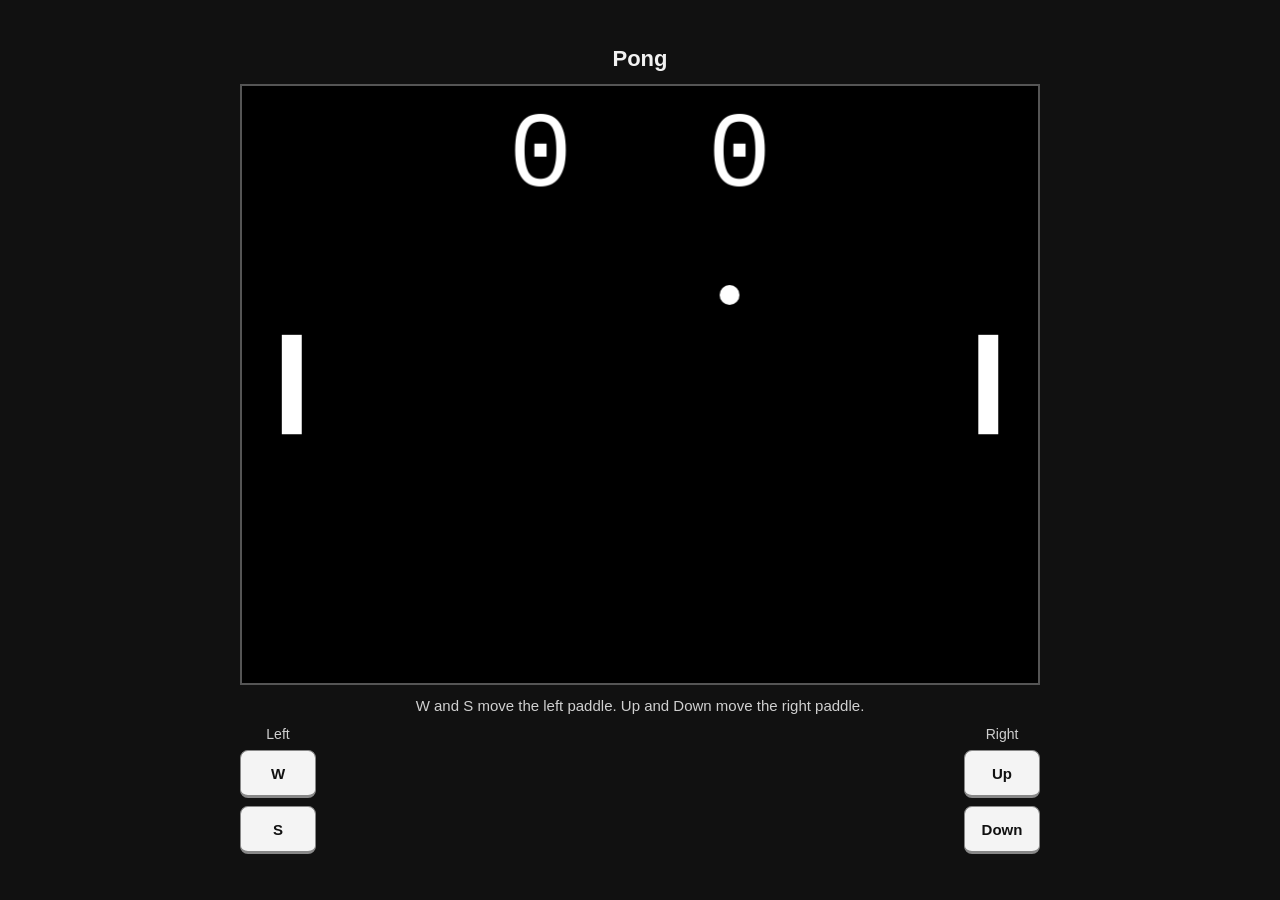
<file: day-22/pong-web/index.html>
<!DOCTYPE html>
<html lang="en">
<head>
  <meta charset="utf-8">
  <meta name="viewport" content="width=device-width, initial-scale=1">
  <title>Pong</title>
  <meta name="description" content="Bounce the ball past the other paddle. Up and Down move the right side. W and S move the left.">
  <meta name="theme-color" content="#000000">
  <link rel="icon" href="data:image/svg+xml,%3Csvg xmlns='http://www.w3.org/2000/svg' viewBox='0 0 16 16'%3E%3Crect width='16' height='16' fill='%23000'/%3E%3Crect x='2' y='4' width='2' height='8' fill='%23fff'/%3E%3Crect x='12' y='4' width='2' height='8' fill='%23fff'/%3E%3Ccircle cx='8' cy='8' r='1.4' fill='%23fff'/%3E%3C/svg%3E">
  <style>
    * { box-sizing: border-box; }
    html { color-scheme: dark; }
    body {
      margin: 0;
      min-height: 100vh;
      display: flex;
      flex-direction: column;
      align-items: center;
      justify-content: center;
      gap: 12px;
      padding: 16px;
      background: #111;
      color: #f2f2f2;
      font-family: Arial, Helvetica, sans-serif;
    }
    h1 { margin: 0; font-size: 22px; font-weight: 700; }
    .stage { width: min(100%, 800px, calc((100vh - 270px) * 4 / 3)); }
    canvas {
      display: block;
      width: 100%;
      height: auto;
      background: #000;
      border: 2px solid #555;
      touch-action: none;
    }
    .hint { margin: 0; font-size: 15px; color: #d0d0d0; text-align: center; }
    .pads {
      width: min(100%, 800px);
      display: flex;
      justify-content: space-between;
      gap: 16px;
    }
    .pad { display: flex; flex-direction: column; align-items: center; gap: 8px; }
    .pad p { margin: 0; font-size: 14px; color: #d0d0d0; }
    button {
      min-width: 76px;
      min-height: 48px;
      padding: 10px 12px;
      border: 1px solid #888;
      border-bottom-width: 3px;
      border-radius: 8px;
      background: #f4f4f4;
      color: #111;
      font: 700 15px Arial, sans-serif;
      touch-action: manipulation;
      user-select: none;
    }
    button:active { border-bottom-width: 1px; transform: translateY(2px); }
    button:focus-visible { outline: 3px solid #8ab4ff; outline-offset: 2px; }
  </style>
</head>
<body>
  <h1>Pong</h1>
  <div class="stage">
    <canvas id="screen" width="800" height="600" aria-label="Pong"></canvas>
  </div>
  <p class="hint">W and S move the left paddle. Up and Down move the right paddle.</p>
  <div class="pads">
    <div class="pad">
      <p>Left</p>
      <button type="button" id="left-up">W</button>
      <button type="button" id="left-down">S</button>
    </div>
    <div class="pad">
      <p>Right</p>
      <button type="button" id="right-up">Up</button>
      <button type="button" id="right-down">Down</button>
    </div>
  </div>
  <script>
    "use strict";

    var WIDTH = 800;
    var HEIGHT = 600;
    var canvas = document.getElementById("screen");
    var ctx = canvas.getContext("2d");
    var left = { x: -350, y: 0 };
    var right = { x: 350, y: 0 };
    var ball = { x: 0, y: 0, xMove: 10, yMove: 10, moveSpeed: 0.1 };
    var leftScore = 0;
    var rightScore = 0;
    var timer = 0;

    function sx(x) { return WIDTH / 2 + x; }
    function sy(y) { return HEIGHT / 2 - y; }

    function draw() {
      var dpr = Math.min(window.devicePixelRatio || 1, 2);
      if (canvas.width !== Math.round(WIDTH * dpr)) {
        canvas.width = Math.round(WIDTH * dpr);
        canvas.height = Math.round(HEIGHT * dpr);
      }
      ctx.setTransform(dpr, 0, 0, dpr, 0, 0);
      ctx.fillStyle = "#000000";
      ctx.fillRect(0, 0, WIDTH, HEIGHT);
      ctx.fillStyle = "#ffffff";
      ctx.fillRect(sx(left.x) - 10, sy(left.y) - 50, 20, 100);
      ctx.fillRect(sx(right.x) - 10, sy(right.y) - 50, 20, 100);
      ctx.beginPath();
      ctx.arc(sx(ball.x), sy(ball.y), 10, 0, Math.PI * 2);
      ctx.fill();
      ctx.font = "80pt Courier, monospace";
      ctx.textAlign = "center";
      ctx.textBaseline = "alphabetic";
      ctx.fillText(String(leftScore), sx(-100), sy(200));
      ctx.fillText(String(rightScore), sx(100), sy(200));
    }

    function resetBall() {
      ball.x = 0;
      ball.y = 0;
      ball.xMove *= -1;
      ball.moveSpeed *= 0.9;
      ball.moveSpeed = 0.1;
    }

    function step() {
      var hitRight, hitLeft;
      ball.x += ball.xMove;
      ball.y += ball.yMove;
      if (ball.y > 280 || ball.y < -280) ball.yMove *= -1;
      hitRight = Math.hypot(ball.x - right.x, ball.y - right.y) < 50 && ball.x > 320;
      hitLeft = Math.hypot(ball.x - left.x, ball.y - left.y) < 50 && ball.x < -320;
      if (hitRight || hitLeft) {
        ball.xMove *= -1;
        ball.moveSpeed *= 0.9;
      }
      if (ball.x > 400) {
        resetBall();
        leftScore += 1;
      }
      if (ball.x < -400) {
        resetBall();
        rightScore += 1;
      }
    }

    function frame() {
      step();
      draw();
      timer = window.setTimeout(frame, ball.moveSpeed * 1000);
    }

    function nudge(paddle, amount) {
      paddle.y += amount;
      draw();
    }

    function bindHold(id, paddle, amount) {
      var button = document.getElementById(id);
      var repeat = 0;
      function stop() {
        if (!repeat) return;
        window.clearInterval(repeat);
        repeat = 0;
      }
      button.addEventListener("pointerdown", function (event) {
        event.preventDefault();
        try { button.setPointerCapture(event.pointerId); } catch (err) { /* pointer already gone */ }
        nudge(paddle, amount);
        stop();
        repeat = window.setInterval(function () { nudge(paddle, amount); }, 50);
      });
      button.addEventListener("pointerup", stop);
      button.addEventListener("pointercancel", stop);
    }

    draw();
    timer = window.setTimeout(frame, ball.moveSpeed * 1000);

    window.addEventListener("keydown", function (event) {
      if (event.key === "ArrowUp") { event.preventDefault(); nudge(right, 20); }
      else if (event.key === "ArrowDown") { event.preventDefault(); nudge(right, -20); }
      else if (event.key === "w" || event.key === "W") nudge(left, 20);
      else if (event.key === "s" || event.key === "S") nudge(left, -20);
    });
    bindHold("left-up", left, 20);
    bindHold("left-down", left, -20);
    bindHold("right-up", right, 20);
    bindHold("right-down", right, -20);
  </script>
</body>
</html>
</file>
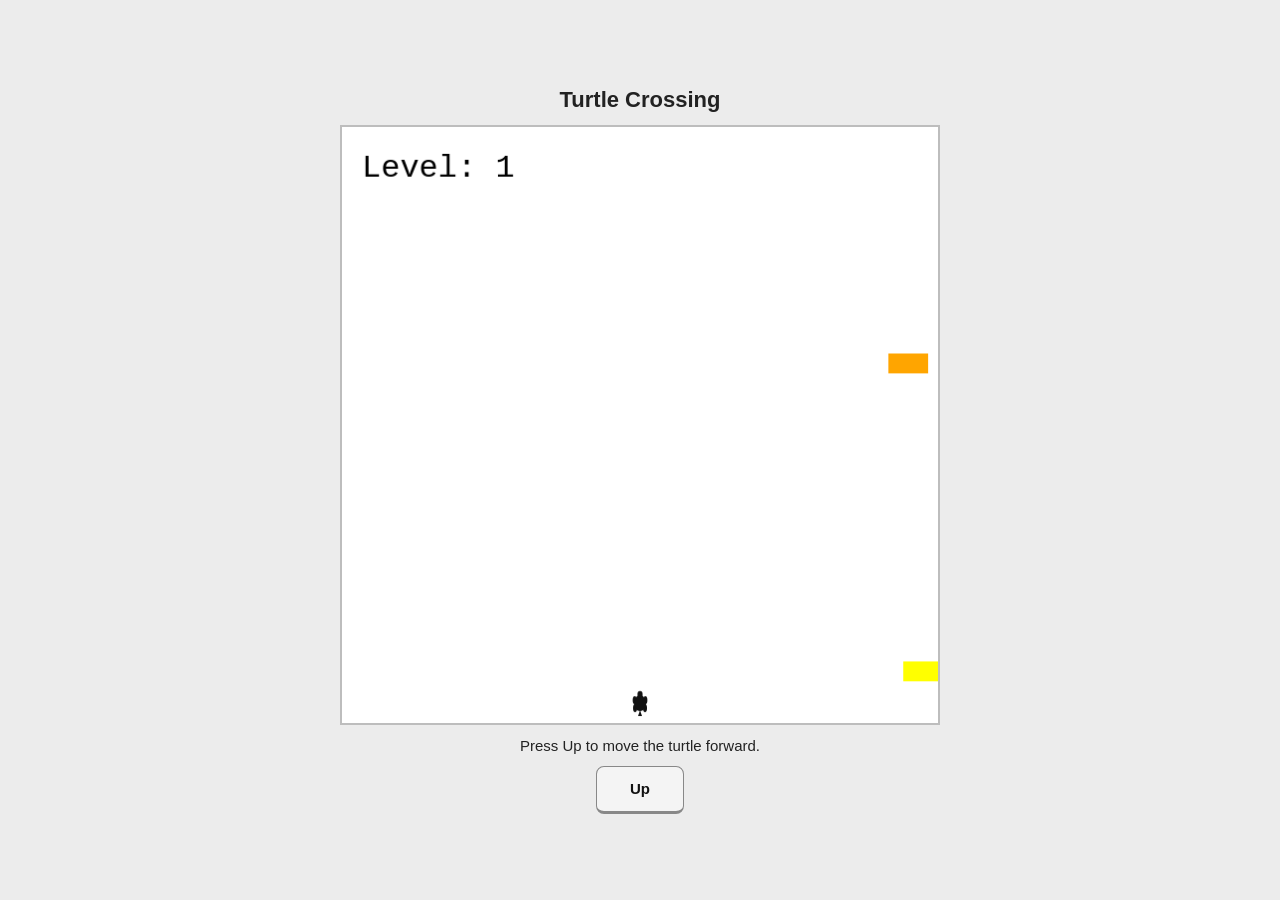
<file: day-23/turtle-crossing-web/index.html>
<!DOCTYPE html>
<html lang="en">
<head>
  <meta charset="utf-8">
  <meta name="viewport" content="width=device-width, initial-scale=1">
  <title>Turtle Crossing</title>
  <meta name="description" content="Walk the turtle to the top. The cars get faster every time you make it across.">
  <meta name="theme-color" content="#ffffff">
  <link rel="icon" href="data:image/svg+xml,%3Csvg xmlns='http://www.w3.org/2000/svg' viewBox='0 0 16 16'%3E%3Crect width='16' height='16' fill='%23fff'/%3E%3Crect x='9' y='6' width='6' height='3' fill='%23e33'/%3E%3Cellipse cx='6' cy='8' rx='3' ry='2' fill='%23111'/%3E%3C/svg%3E">
  <style>
    * { box-sizing: border-box; }
    html { color-scheme: light; }
    body {
      margin: 0;
      min-height: 100vh;
      display: flex;
      flex-direction: column;
      align-items: center;
      justify-content: center;
      gap: 12px;
      padding: 16px;
      background: #ececec;
      color: #222;
      font-family: Arial, Helvetica, sans-serif;
    }
    h1 { margin: 0; font-size: 22px; font-weight: 700; }
    .stage { width: min(100%, 600px, calc(100vh - 180px)); }
    canvas {
      display: block;
      width: 100%;
      height: auto;
      background: #fff;
      border: 2px solid #bdbdbd;
      touch-action: none;
    }
    .hint { margin: 0; font-size: 15px; text-align: center; }
    button {
      min-width: 88px;
      min-height: 48px;
      padding: 10px 16px;
      border: 1px solid #888;
      border-bottom-width: 3px;
      border-radius: 8px;
      background: #f4f4f4;
      color: #111;
      font: 700 15px Arial, sans-serif;
      touch-action: manipulation;
      user-select: none;
    }
    button:active { border-bottom-width: 1px; transform: translateY(2px); }
    button:focus-visible { outline: 3px solid #1d4ed8; outline-offset: 2px; }
  </style>
</head>
<body>
  <h1>Turtle Crossing</h1>
  <div class="stage">
    <canvas id="screen" width="600" height="600" aria-label="Turtle crossing"></canvas>
  </div>
  <p class="hint">Press Up to move the turtle forward.</p>
  <button type="button" id="up">Up</button>
  <script>
    "use strict";

    var VIEW = 600;
    var COLORS = ["red", "orange", "yellow", "green", "blue", "purple"];
    var canvas = document.getElementById("screen");
    var ctx = canvas.getContext("2d");
    var player = { x: 0, y: -280 };
    var cars = [];
    var speed = 5;
    var level = 1;
    var running = true;
    var gameOver = false;
    var timer = 0;

    function sx(x) { return VIEW / 2 + x; }
    function sy(y) { return VIEW / 2 - y; }

    function randint(min, max) {
      return Math.floor(Math.random() * (max - min + 1)) + min;
    }

    function goUp() {
      if (!running) return;
      player.y += 10;
      draw();
    }

    function tick() {
      var hit = false;
      var i;
      if (!running) return;
      if (randint(1, 6) === 5) {
        cars.push({
          x: 300,
          y: randint(-250, 250),
          color: COLORS[randint(0, COLORS.length - 1)]
        });
      }
      for (i = 0; i < cars.length; i += 1) cars[i].x -= speed;
      cars = cars.filter(function (car) { return car.x > -80; });
      for (i = 0; i < cars.length; i += 1) {
        if (Math.hypot(player.x - cars[i].x, player.y - cars[i].y) < 20) hit = true;
      }
      if (hit) {
        running = false;
        gameOver = true;
      }
      if (player.y > 280) {
        player.x = 0;
        player.y = -280;
        speed += 10;
        level += 1;
        gameOver = false;
      }
      if (hit) running = false;
      draw();
      if (running) timer = window.setTimeout(tick, 100);
    }

    function drawTurtle(x, y) {
      ctx.save();
      ctx.translate(sx(x), sy(y));
      ctx.rotate(-Math.PI / 2);
      ctx.fillStyle = "#111111";
      [[3, 5.4], [3, -5.4], [-5, 5], [-5, -5]].forEach(function (leg) {
        ctx.beginPath();
        ctx.ellipse(leg[0], leg[1], 4, 2, 0, 0, Math.PI * 2);
        ctx.fill();
      });
      ctx.beginPath();
      ctx.moveTo(-7, 0);
      ctx.lineTo(-13, 2);
      ctx.lineTo(-13, -2);
      ctx.closePath();
      ctx.fill();
      ctx.beginPath();
      ctx.ellipse(0, 0, 8, 6, 0, 0, Math.PI * 2);
      ctx.fill();
      ctx.beginPath();
      ctx.ellipse(9, 0, 3.2, 2.6, 0, 0, Math.PI * 2);
      ctx.fill();
      ctx.restore();
    }

    function draw() {
      var dpr = Math.min(window.devicePixelRatio || 1, 2);
      if (canvas.width !== Math.round(VIEW * dpr)) {
        canvas.width = Math.round(VIEW * dpr);
        canvas.height = Math.round(VIEW * dpr);
      }
      ctx.setTransform(dpr, 0, 0, dpr, 0, 0);
      ctx.fillStyle = "#ffffff";
      ctx.fillRect(0, 0, VIEW, VIEW);
      cars.forEach(function (car) {
        ctx.fillStyle = car.color;
        ctx.fillRect(sx(car.x) - 20, sy(car.y) - 10, 40, 20);
      });
      drawTurtle(player.x, player.y);
      ctx.fillStyle = "#000000";
      ctx.font = "24pt Courier, monospace";
      ctx.textBaseline = "alphabetic";
      ctx.textAlign = "left";
      ctx.fillText("Level: " + level, sx(-280), sy(250));
      if (gameOver) {
        ctx.textAlign = "center";
        ctx.fillText("GAME OVER", sx(0), sy(0));
      }
    }

    var upButton = document.getElementById("up");
    var repeat = 0;
    function stopRepeat() {
      if (!repeat) return;
      window.clearInterval(repeat);
      repeat = 0;
    }
    upButton.addEventListener("pointerdown", function (event) {
      event.preventDefault();
      try { upButton.setPointerCapture(event.pointerId); } catch (err) { /* pointer already gone */ }
      goUp();
      stopRepeat();
      repeat = window.setInterval(goUp, 50);
    });
    upButton.addEventListener("pointerup", stopRepeat);
    upButton.addEventListener("pointercancel", stopRepeat);

    draw();
    timer = window.setTimeout(tick, 100);
    window.addEventListener("keydown", function (event) {
      if (event.key === "ArrowUp") {
        event.preventDefault();
        goUp();
      }
    });
  </script>
</body>
</html>
</file>
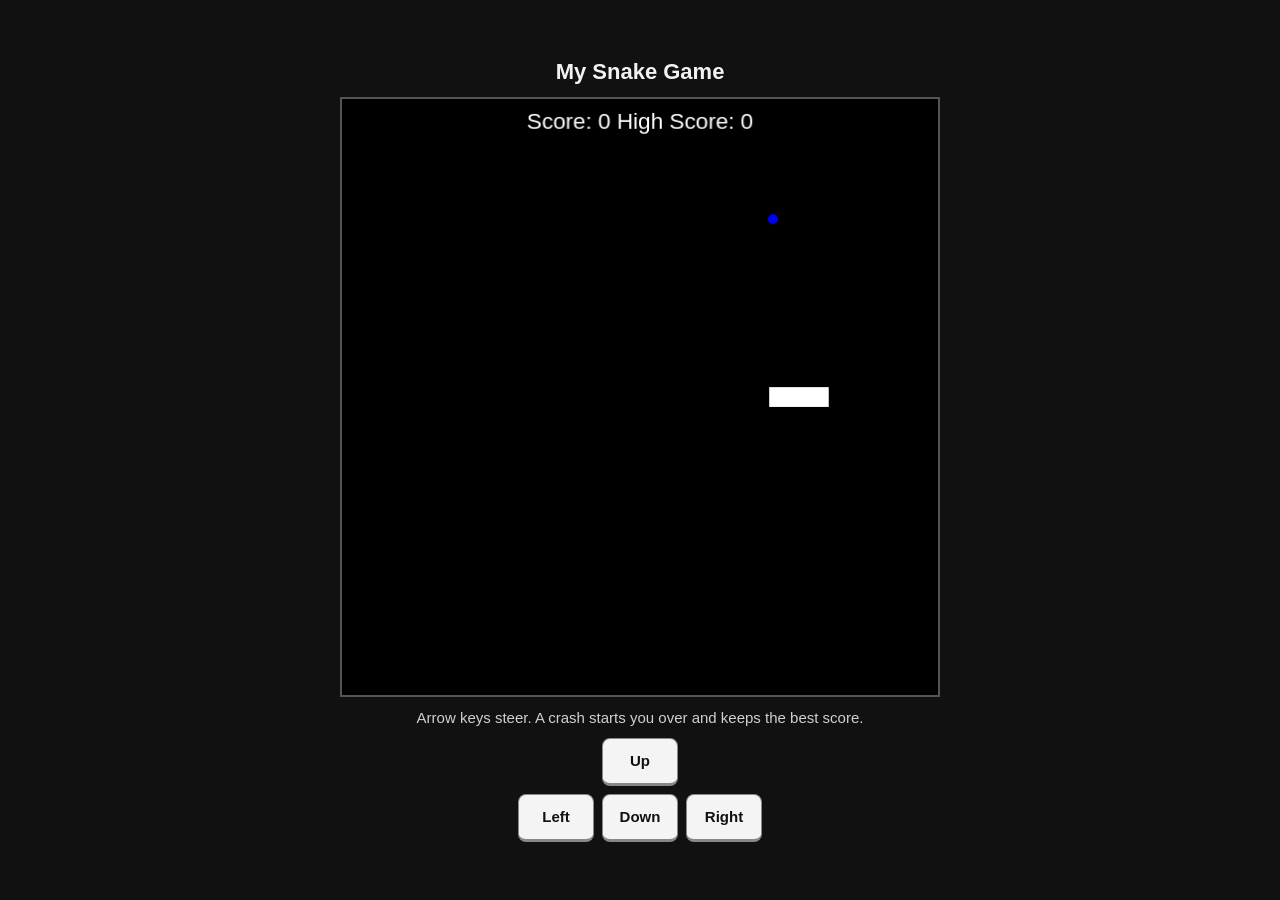
<file: day-24/snake-high-score-web/index.html>
<!DOCTYPE html>
<html lang="en">
<head>
  <meta charset="utf-8">
  <meta name="viewport" content="width=device-width, initial-scale=1">
  <title>My Snake Game</title>
  <meta name="description" content="Steer the snake to the blue food. A crash saves your best score and starts you over.">
  <meta name="theme-color" content="#000000">
  <link rel="icon" href="data:image/svg+xml,%3Csvg xmlns='http://www.w3.org/2000/svg' viewBox='0 0 16 16'%3E%3Crect width='16' height='16' fill='%23000'/%3E%3Crect x='7' y='3' width='4' height='4' fill='%23fff'/%3E%3Crect x='3' y='7' width='8' height='4' fill='%23fff'/%3E%3C/svg%3E">
  <style>
    * { box-sizing: border-box; }
    html { color-scheme: dark; }
    body {
      margin: 0;
      min-height: 100vh;
      display: flex;
      flex-direction: column;
      align-items: center;
      justify-content: center;
      gap: 12px;
      padding: 16px;
      background: #111;
      color: #f2f2f2;
      font-family: Arial, Helvetica, sans-serif;
    }
    h1 { margin: 0; font-size: 22px; font-weight: 700; }
    .stage { width: min(100%, 600px, calc(100vh - 230px)); }
    canvas {
      display: block;
      width: 100%;
      height: auto;
      background: #000;
      border: 2px solid #555;
      touch-action: none;
    }
    .hint { margin: 0; font-size: 15px; color: #d0d0d0; text-align: center; }
    .pad { display: grid; justify-items: center; gap: 8px; }
    .row { display: flex; gap: 8px; }
    button {
      min-width: 76px;
      min-height: 48px;
      padding: 10px 12px;
      border: 1px solid #888;
      border-bottom-width: 3px;
      border-radius: 8px;
      background: #f4f4f4;
      color: #111;
      font: 700 15px Arial, sans-serif;
      touch-action: manipulation;
      user-select: none;
    }
    button:active { border-bottom-width: 1px; transform: translateY(2px); }
    button:focus-visible { outline: 3px solid #8ab4ff; outline-offset: 2px; }
  </style>
</head>
<body>
  <h1>My Snake Game</h1>
  <div class="stage">
    <canvas id="screen" width="600" height="600" aria-label="Snake game with a saved high score"></canvas>
  </div>
  <p class="hint">Arrow keys steer. A crash starts you over and keeps the best score.</p>
  <div class="pad">
    <button type="button" id="up">Up</button>
    <div class="row">
      <button type="button" id="left">Left</button>
      <button type="button" id="down">Down</button>
      <button type="button" id="right">Right</button>
    </div>
  </div>
  <script>
    "use strict";

    var VIEW = 600;
    var STEP = 20;
    var UP = 90;
    var DOWN = 270;
    var LEFT = 180;
    var RIGHT = 0;
    var STORAGE_KEY = "day-24-snake-high-score";
    var OPPOSITE = {};
    OPPOSITE[UP] = DOWN;
    OPPOSITE[DOWN] = UP;
    OPPOSITE[LEFT] = RIGHT;
    OPPOSITE[RIGHT] = LEFT;

    var canvas = document.getElementById("screen");
    var ctx = canvas.getContext("2d");
    var segments = [];
    var heading = RIGHT;
    var food = { x: 0, y: 0 };
    var score = 0;
    var highScore = readHighScore();
    var timer = 0;

    function sx(x) { return VIEW / 2 + x; }
    function sy(y) { return VIEW / 2 - y; }

    function randint(min, max) {
      return Math.floor(Math.random() * (max - min + 1)) + min;
    }

    function readHighScore() {
      try {
        var saved = localStorage.getItem(STORAGE_KEY);
        var parsed = parseInt(saved, 10);
        if (saved === null || saved.trim() === "" || !isFinite(parsed)) return 0;
        return parsed;
      } catch (err) {
        return 0;
      }
    }

    function placeFood() {
      food.x = randint(-250, 250);
      food.y = randint(-250, 250);
    }

    function createSnake() {
      segments = [
        { x: 0, y: 0 },
        { x: -20, y: 0 },
        { x: -40, y: 0 }
      ];
      heading = RIGHT;
    }

    function resetGame() {
      if (score > highScore) {
        highScore = score;
        try {
          localStorage.setItem(STORAGE_KEY, String(highScore));
        } catch (err) { /* the score still resets if storage is blocked */ }
      }
      score = 0;
      createSnake();
    }

    function setHeading(next) {
      if (heading !== OPPOSITE[next]) heading = next;
    }

    function move() {
      var i, prev;
      for (i = segments.length - 1; i > 0; i -= 1) {
        prev = segments[i - 1];
        segments[i].x = prev.x;
        segments[i].y = prev.y;
      }
      if (heading === RIGHT) segments[0].x += STEP;
      else if (heading === LEFT) segments[0].x -= STEP;
      else if (heading === UP) segments[0].y += STEP;
      else segments[0].y -= STEP;
    }

    function distance(a, b) {
      return Math.hypot(a.x - b.x, a.y - b.y);
    }

    function tick() {
      var head, tail, oldBody, i, hitWall;
      move();
      head = segments[0];
      if (distance(head, food) < 15) {
        placeFood();
        tail = segments[segments.length - 1];
        segments.push({ x: tail.x, y: tail.y });
        score += 1;
      }
      oldBody = segments.slice(1).map(function (segment) {
        return { x: segment.x, y: segment.y };
      });
      hitWall = head.x > 280 || head.x < -280 || head.y > 280 || head.y < -280;
      if (hitWall) resetGame();
      head = segments[0];
      for (i = 0; i < oldBody.length; i += 1) {
        if (distance(head, oldBody[i]) < 10) {
          resetGame();
          head = segments[0];
        }
      }
      draw();
      timer = window.setTimeout(tick, 100);
    }

    function draw() {
      var dpr = Math.min(window.devicePixelRatio || 1, 2);
      if (canvas.width !== Math.round(VIEW * dpr)) {
        canvas.width = Math.round(VIEW * dpr);
        canvas.height = Math.round(VIEW * dpr);
      }
      ctx.setTransform(dpr, 0, 0, dpr, 0, 0);
      ctx.fillStyle = "#000000";
      ctx.fillRect(0, 0, VIEW, VIEW);
      ctx.fillStyle = "blue";
      ctx.beginPath();
      ctx.arc(sx(food.x), sy(food.y), 5, 0, Math.PI * 2);
      ctx.fill();
      ctx.fillStyle = "#ffffff";
      segments.forEach(function (segment) {
        ctx.fillRect(sx(segment.x) - 10, sy(segment.y) - 10, 20, 20);
      });
      ctx.font = "17pt Arial";
      ctx.textAlign = "center";
      ctx.textBaseline = "alphabetic";
      ctx.fillText("Score: " + score + " High Score: " + highScore, sx(0), sy(270));
    }

    function bindTap(id, headingValue) {
      var button = document.getElementById(id);
      button.addEventListener("pointerdown", function (event) {
        event.preventDefault();
        setHeading(headingValue);
      });
    }

    createSnake();
    placeFood();
    draw();
    timer = window.setTimeout(tick, 100);

    window.addEventListener("keydown", function (event) {
      if (event.key === "ArrowUp") { event.preventDefault(); setHeading(UP); }
      else if (event.key === "ArrowDown") { event.preventDefault(); setHeading(DOWN); }
      else if (event.key === "ArrowLeft") { event.preventDefault(); setHeading(LEFT); }
      else if (event.key === "ArrowRight") { event.preventDefault(); setHeading(RIGHT); }
    });
    bindTap("up", UP);
    bindTap("down", DOWN);
    bindTap("left", LEFT);
    bindTap("right", RIGHT);
  </script>
</body>
</html>
</file>
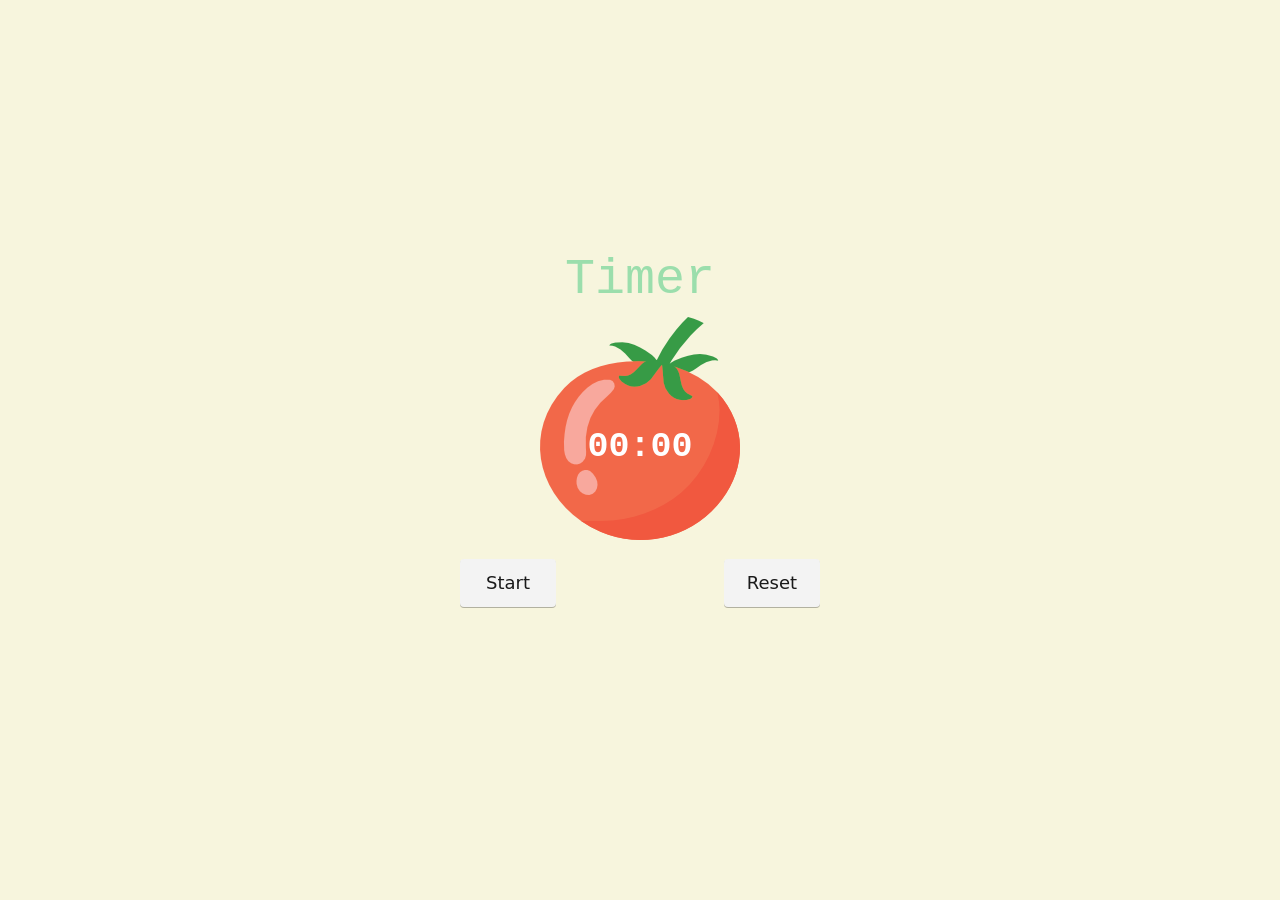
<file: day-28/pomodoro-web/index.html>
<!DOCTYPE html>
<html lang="en">
<head>
  <meta charset="utf-8">
  <meta name="viewport" content="width=device-width, initial-scale=1, viewport-fit=cover">
  <title>Pomodoro</title>
  <meta name="description" content="A 25 minute Pomodoro timer with short breaks, a long break every four work sessions, and a check mark for each one you finish.">
  <meta name="theme-color" content="#f7f5dd">
  <link rel="icon" href="tomato.png">
  <style>
    :root {
      --yellow: #f7f5dd;
      --green: #9bdeac;
      --pink: #e2979c;
      --red: #e7305b;
    }

    * { box-sizing: border-box; }

    html { color-scheme: light; }

    body {
      margin: 0;
      min-height: 100vh;
      min-height: 100dvh;
      display: flex;
      align-items: center;
      justify-content: center;
      background: var(--yellow);
      color: #222;
      font-family: Courier, "Courier New", monospace;
      padding:
        env(safe-area-inset-top)
        env(safe-area-inset-right)
        env(safe-area-inset-bottom)
        env(safe-area-inset-left);
    }

    .app {
      width: min(440px, 100%);
      padding: 50px 20px 40px;
    }

    h1 {
      margin: 0 0 10px;
      text-align: center;
      font-family: Courier, "Courier New", monospace;
      font-size: 50px;
      font-weight: 400;
      line-height: 1.1;
      color: var(--green);
    }

    .face {
      position: relative;
      width: 200px;
      height: 224px;
      margin: 0 auto;
    }

    .face img {
      display: block;
      width: 200px;
      height: 223px;
      margin-top: 1px;
    }

    #time {
      position: absolute;
      left: 50%;
      top: calc(130 / 224 * 100%);
      transform: translate(-50%, -50%);
      margin: 0;
      color: #fff;
      font-family: Courier, "Courier New", monospace;
      font-size: 35px;
      font-weight: 700;
      line-height: 1;
      letter-spacing: 0;
      user-select: none;
    }

    .controls {
      display: flex;
      justify-content: space-between;
      align-items: center;
      width: min(100%, 360px);
      margin: 18px auto 0;
      gap: 16px;
    }

    button {
      flex: 0 0 auto;
      min-width: 96px;
      min-height: 48px;
      padding: 12px 22px;
      border: 0;
      border-radius: 4px;
      background: #f3f3f3;
      box-shadow: 0 1px 0 rgba(0, 0, 0, 0.28);
      color: #1a1a1a;
      font-family: "Segoe UI", system-ui, sans-serif;
      font-size: 18px;
      line-height: 1;
      cursor: pointer;
      touch-action: manipulation;
    }

    button:hover { background: #e7e7e7; }

    button:active { transform: translateY(1px); }

    button:focus-visible {
      outline: 3px solid #333;
      outline-offset: 3px;
    }

    button:disabled {
      cursor: default;
      opacity: 0.55;
      transform: none;
    }

    #checks {
      min-height: 1.5em;
      margin: 16px 0 0;
      text-align: center;
      color: var(--green);
      font-family: Courier, "Courier New", monospace;
      font-size: 24px;
      letter-spacing: 0.12em;
      line-height: 1.4;
      overflow-wrap: anywhere;
    }

    .sr-only {
      position: absolute;
      width: 1px;
      height: 1px;
      padding: 0;
      margin: -1px;
      overflow: hidden;
      clip: rect(0, 0, 0, 0);
      white-space: nowrap;
      border: 0;
    }

    @media (max-width: 380px) {
      .app { padding: 32px 16px 28px; }
      .controls { width: 100%; }
    }
  </style>
</head>
<body>
  <main class="app">
    <h1 id="title">Timer</h1>
    <div class="face" id="timer" role="timer" aria-label="Timer, 00:00">
      <img src="tomato.png" alt="" width="200" height="223">
      <p id="time">00:00</p>
    </div>
    <div class="controls">
      <button type="button" id="start">Start</button>
      <button type="button" id="reset">Reset</button>
    </div>
    <p id="checks"></p>
    <p id="status" class="sr-only" aria-live="polite"></p>
  </main>
  <noscript>This timer needs JavaScript. Turn it on, then refresh.</noscript>
  <script>
    "use strict";

    const PINK = "#e2979c";
    const RED = "#e7305b";
    const GREEN = "#9bdeac";
    const WORK_MIN = 25;
    const SHORT_BREAK_MIN = 5;
    const LONG_BREAK_MIN = 20;

    const titleEl = document.getElementById("title");
    const timeEl = document.getElementById("time");
    const timerEl = document.getElementById("timer");
    const checksEl = document.getElementById("checks");
    const statusEl = document.getElementById("status");
    const startBtn = document.getElementById("start");
    const resetBtn = document.getElementById("reset");

    let reps = 0;
    let marks = "";
    let running = false;
    let sessionEndsAt = 0;
    let timeoutId = 0;
    let audioCtx = null;
    let wakeLock = null;

    startBtn.addEventListener("click", onStart);
    resetBtn.addEventListener("click", onReset);
    document.addEventListener("visibilitychange", onVisible);
    window.addEventListener("pageshow", onVisible);

    function sessionFor(rep) {
      if (rep % 8 === 0) {
        return { name: "Break", color: RED, seconds: LONG_BREAK_MIN * 60, kind: "long" };
      }
      if (rep % 2 === 0) {
        return { name: "Break", color: PINK, seconds: SHORT_BREAK_MIN * 60, kind: "short" };
      }
      return { name: "Work", color: GREEN, seconds: WORK_MIN * 60, kind: "work" };
    }

    function onStart() {
      if (running) return;
      running = true;
      startBtn.disabled = true;
      unlockAudio();
      requestNotify();
      acquireWakeLock();
      reps = 0;
      marks = "";
      checksEl.textContent = "";
      sessionEndsAt = Date.now();
      beginNextSession();
      statusEl.textContent = describe(sessionFor(reps));
      render();
      arm();
    }

    function onReset() {
      running = false;
      window.clearTimeout(timeoutId);
      timeoutId = 0;
      reps = 0;
      marks = "";
      sessionEndsAt = 0;
      checksEl.textContent = "";
      titleEl.textContent = "Timer";
      titleEl.style.color = GREEN;
      timeEl.textContent = "00:00";
      timerEl.setAttribute("aria-label", "Timer, 00:00");
      document.title = "Pomodoro";
      startBtn.disabled = false;
      statusEl.textContent = "Timer reset.";
      releaseWakeLock();
    }

    function beginNextSession() {
      reps += 1;
      const session = sessionFor(reps);
      sessionEndsAt += session.seconds * 1000;
      titleEl.textContent = session.name;
      titleEl.style.color = session.color;
    }

    function tick() {
      if (!running) return;
      window.clearTimeout(timeoutId);
      const now = Date.now();
      let ended = 0;
      let lastEndedRep = 0;
      while (running && now >= sessionEndsAt && ended < 500) {
        lastEndedRep = reps;
        beginNextSession();
        if (reps % 2 === 0) marks += "✔";
        ended += 1;
      }
      if (ended > 0) {
        checksEl.textContent = marks;
        statusEl.textContent = describe(sessionFor(reps));
        signalSessionEnd(lastEndedRep, ended);
      }
      render();
      arm();
    }

    function arm() {
      window.clearTimeout(timeoutId);
      if (!running) return;
      const msLeft = sessionEndsAt - Date.now();
      if (msLeft <= 0) {
        timeoutId = window.setTimeout(tick, 0);
        return;
      }
      const remainder = msLeft % 1000;
      const delay = remainder === 0 ? 1000 : remainder;
      timeoutId = window.setTimeout(tick, delay);
    }

    function render() {
      if (!running) {
        timeEl.textContent = "00:00";
        document.title = "Pomodoro";
        timerEl.setAttribute("aria-label", "Timer, 00:00");
        return;
      }
      const msLeft = Math.max(0, sessionEndsAt - Date.now());
      const text = formatTime(Math.ceil(msLeft / 1000));
      const session = sessionFor(reps);
      timeEl.textContent = text;
      document.title = text + " · " + session.name;
      const spoken = session.kind === "long" ? "Long break" : session.name;
      timerEl.setAttribute("aria-label", spoken + ", " + text);
    }

    function formatTime(totalSeconds) {
      const minutes = Math.floor(totalSeconds / 60);
      const seconds = totalSeconds % 60;
      const secText = seconds < 10 ? "0" + seconds : String(seconds);
      return minutes + ":" + secText;
    }

    function describe(session) {
      if (session.kind === "long") return "Long break. 20 minutes.";
      if (session.kind === "short") return "Break. 5 minutes.";
      return "Work. 25 minutes.";
    }

    function signalSessionEnd(endedRep, endedCount) {
      beep();
      const ended = sessionFor(endedRep);
      const current = sessionFor(reps);
      let body;
      if (endedCount > 1) {
        body = "A few sessions finished while this tab was in the background. Now: " + describe(current);
      } else if (ended.kind === "work") {
        body = current.kind === "long"
          ? "Work session finished. Long break started, 20 minutes."
          : "Work session finished. Break started, 5 minutes.";
      } else {
        body = "Break's over. Work started, 25 minutes.";
      }
      const title = current.kind === "long" ? "Long break" : current.name;
      notify(title, body);
    }

    function unlockAudio() {
      const AudioCtx = window.AudioContext || window.webkitAudioContext;
      if (!AudioCtx) return;
      if (!audioCtx) audioCtx = new AudioCtx();
      if (audioCtx.state === "suspended") audioCtx.resume();
    }

    function beep() {
      const AudioCtx = window.AudioContext || window.webkitAudioContext;
      if (!AudioCtx) return;
      if (!audioCtx) audioCtx = new AudioCtx();
      const play = () => {
        const t = audioCtx.currentTime;
        const osc = audioCtx.createOscillator();
        const gain = audioCtx.createGain();
        osc.type = "sine";
        osc.frequency.setValueAtTime(880, t);
        osc.frequency.setValueAtTime(660, t + 0.12);
        gain.gain.setValueAtTime(0.0001, t);
        gain.gain.exponentialRampToValueAtTime(0.2, t + 0.02);
        gain.gain.setValueAtTime(0.2, t + 0.16);
        gain.gain.exponentialRampToValueAtTime(0.0001, t + 0.34);
        osc.connect(gain);
        gain.connect(audioCtx.destination);
        osc.start(t);
        osc.stop(t + 0.36);
      };
      if (audioCtx.state === "suspended") {
        audioCtx.resume().then(play).catch(() => {});
      } else {
        try { play(); } catch (err) { /* autoplay can still block the ding */ }
      }
    }

    function requestNotify() {
      if (!("Notification" in window)) return;
      if (Notification.permission !== "default") return;
      try {
        const pending = Notification.requestPermission();
        if (pending && typeof pending.catch === "function") pending.catch(() => {});
      } catch (err) { /* permission prompt is optional */ }
    }

    function notify(title, body) {
      if (!("Notification" in window) || Notification.permission !== "granted") return;
      try {
        const note = new Notification(title, {
          body: body,
          icon: "tomato.png",
          tag: "pomodoro",
          renotify: true
        });
        note.onclick = () => {
          window.focus();
          note.close();
        };
      } catch (err) { /* notifications stay optional */ }
    }

    function acquireWakeLock() {
      if (!running || !navigator.wakeLock) return;
      navigator.wakeLock.request("screen").then((lock) => {
        wakeLock = lock;
      }).catch(() => {});
    }

    function releaseWakeLock() {
      if (!wakeLock) return;
      const lock = wakeLock;
      wakeLock = null;
      lock.release().catch(() => {});
    }

    function onVisible() {
      if (!running || document.visibilityState === "hidden") return;
      unlockAudio();
      acquireWakeLock();
      tick();
    }
  </script>
</body>
</html>
</file>
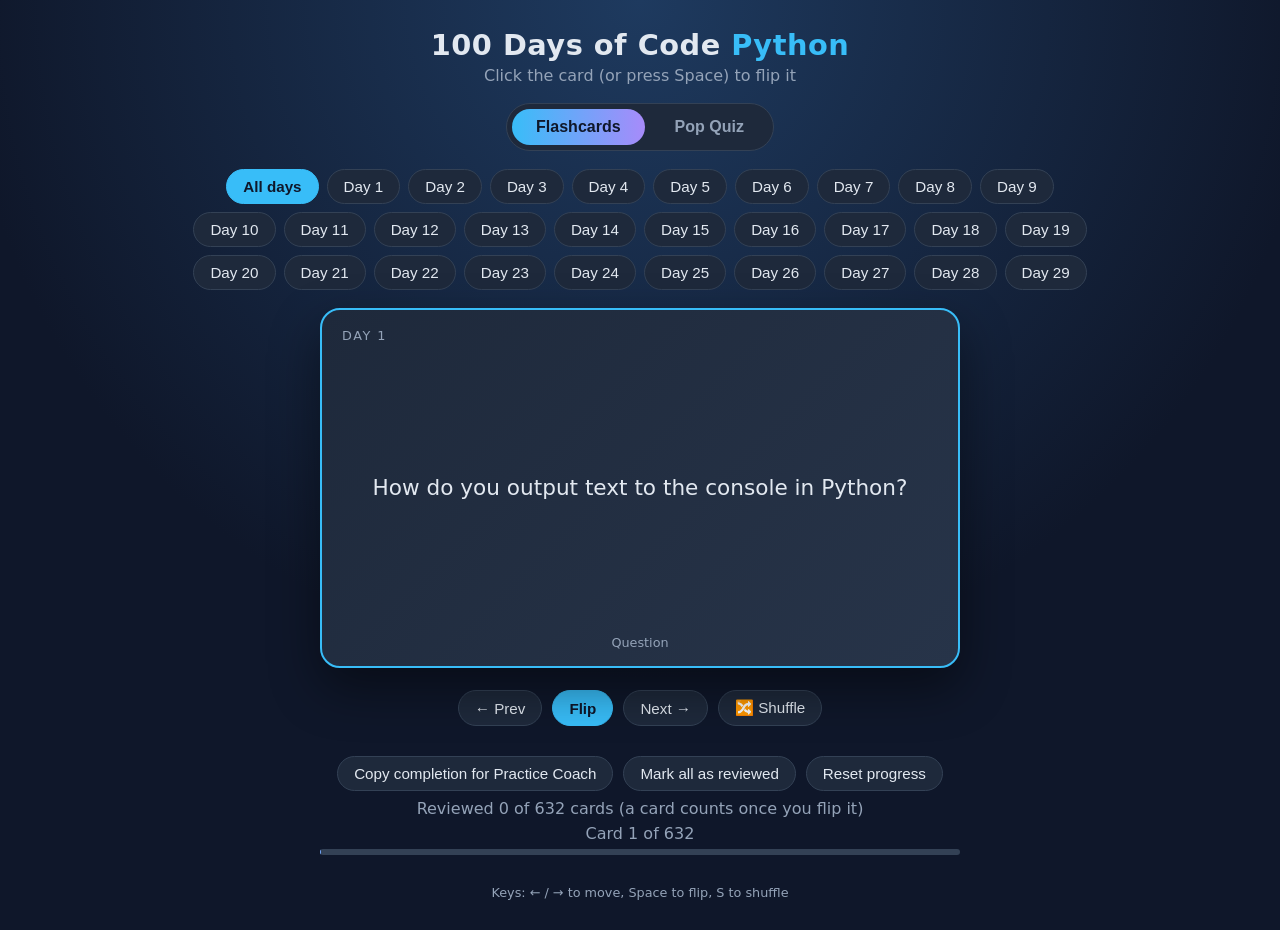
<file: docs/flashcards/index.html>
<!DOCTYPE html>
<html lang="en"><head><meta charset="utf-8">
<meta name="viewport" content="width=device-width, initial-scale=1">
<title>100 Days of Code: Flashcards</title>
<style>
:root{--bg:#0f172a;--panel:#1e293b;--accent:#38bdf8;--accent2:#a78bfa;--text:#e2e8f0;--muted:#94a3b8}
*{box-sizing:border-box}
body{margin:0;font-family:"Segoe UI",system-ui,sans-serif;background:radial-gradient(circle at top,#1e3a5f,var(--bg) 60%);color:var(--text);min-height:100vh;display:flex;flex-direction:column;align-items:center}
h1{margin:28px 0 4px;font-size:1.8rem;letter-spacing:.5px}
h1 span{color:var(--accent)}
.sub{color:var(--muted);margin-bottom:18px}
.days{display:flex;flex-wrap:wrap;gap:8px;justify-content:center;margin-bottom:18px;max-width:900px}
.days button,.controls button{background:var(--panel);color:var(--text);border:1px solid #334155;border-radius:999px;padding:8px 16px;font-size:.95rem;cursor:pointer;transition:.15s}
.days button:hover,.controls button:hover{border-color:var(--accent)}
.days button.on{background:var(--accent);color:#0f172a;border-color:var(--accent);font-weight:600}
.scene{width:min(640px,92vw);height:360px;perspective:1200px;cursor:pointer}
.card{position:relative;width:100%;height:100%;transition:transform .6s cubic-bezier(.4,.2,.2,1);transform-style:preserve-3d}
.card.flipped{transform:rotateY(180deg)}
.face{position:absolute;inset:0;backface-visibility:hidden;border-radius:20px;padding:36px;display:flex;flex-direction:column;justify-content:center;align-items:center;text-align:center;font-size:1.35rem;line-height:1.5;box-shadow:0 20px 50px rgba(0,0,0,.45)}
.front{background:linear-gradient(135deg,#1e293b,#273449);border:2px solid var(--accent)}
.back{background:linear-gradient(135deg,#2e1065,#1e293b);border:2px solid var(--accent2);transform:rotateY(180deg)}
.tag{position:absolute;top:16px;left:20px;font-size:.8rem;text-transform:uppercase;letter-spacing:1.5px;color:var(--muted)}
.hint{position:absolute;bottom:14px;font-size:.8rem;color:var(--muted)}
code{background:rgba(148,163,184,.18);color:#fde68a;padding:2px 7px;border-radius:6px;font-family:Consolas,"Cascadia Code",monospace;font-size:.92em}
.controls{display:flex;gap:10px;margin:22px 0 8px;flex-wrap:wrap;justify-content:center}
.controls .primary{background:var(--accent);color:#0f172a;font-weight:600;border-color:var(--accent)}
.count{color:var(--muted);margin-bottom:6px}
.bar{width:min(640px,92vw);height:6px;background:#334155;border-radius:3px;overflow:hidden;margin-bottom:30px}
.bar div{height:100%;background:linear-gradient(90deg,var(--accent),var(--accent2));transition:width .3s}
.keys{color:var(--muted);font-size:.8rem;margin-bottom:30px}
.tabs{display:flex;gap:6px;background:var(--panel);padding:5px;border-radius:999px;margin-bottom:18px;border:1px solid #334155}
.tabs button{background:none;border:none;color:var(--muted);padding:9px 24px;border-radius:999px;font-size:1rem;cursor:pointer;font-weight:600}
.tabs button.on{background:linear-gradient(90deg,var(--accent),var(--accent2));color:#0f172a}
#flashView{display:flex;flex-direction:column;align-items:center}
#quizView{display:flex;flex-direction:column;align-items:center}
.hidden{display:none!important}
.quiz{width:min(680px,92vw);background:linear-gradient(135deg,#1e293b,#273449);border:2px solid var(--accent2);border-radius:20px;padding:30px;box-shadow:0 20px 50px rgba(0,0,0,.45);margin-bottom:30px}
.qtext{font-size:1.25rem;line-height:1.5;margin-bottom:20px}
pre{background:#0b1220;border:1px solid #334155;border-radius:10px;padding:14px 16px;font-family:Consolas,"Cascadia Code",monospace;font-size:1rem;color:#fde68a;text-align:left;white-space:pre;overflow-x:auto}
.choice{display:block;width:100%;text-align:left;background:#0f172a;border:1px solid #334155;color:var(--text);padding:13px 16px;border-radius:12px;margin:8px 0;font-size:1.05rem;cursor:pointer;font-family:Consolas,"Segoe UI",monospace;transition:.15s}
.choice:hover:not(:disabled){border-color:var(--accent)}
.choice.right{background:#14532d;border-color:#22c55e}
.choice.wrong{background:#7f1d1d;border-color:#ef4444}
.choice:disabled{cursor:default}
.fb{margin-top:14px;padding:12px 16px;border-radius:12px;line-height:1.5}
.fb.ok{background:rgba(34,197,94,.15);border:1px solid #22c55e}
.fb.no{background:rgba(239,68,68,.15);border:1px solid #ef4444}
.qhead{display:flex;justify-content:space-between;color:var(--muted);font-size:.85rem;text-transform:uppercase;letter-spacing:1.5px;margin-bottom:14px}
.qnav{display:flex;justify-content:flex-end;gap:10px;margin-top:18px}
.qnav button{background:var(--accent);color:#0f172a;border:none;border-radius:999px;padding:10px 22px;font-weight:600;font-size:1rem;cursor:pointer}
.qnav button.ghost{background:var(--panel);color:var(--text);border:1px solid #334155}
.score{font-size:3rem;font-weight:700;text-align:center;background:linear-gradient(90deg,var(--accent),var(--accent2));-webkit-background-clip:text;background-clip:text;color:transparent}
.miss{background:#0f172a;border-left:3px solid #ef4444;padding:10px 14px;border-radius:8px;margin:8px 0;line-height:1.5}
.best{color:var(--muted);font-size:.8rem;margin-left:4px}
</style></head><body>
<h1>100 Days of Code <span>Python</span></h1>
<div class="sub" id="sub">Click the card (or press Space) to flip it</div>
<div class="tabs"><button id="tabF" class="on" onclick="tab('f')">Flashcards</button><button id="tabQ" onclick="tab('q')">Pop Quiz</button></div>
<div class="days" id="days"></div>
<div id="flashView">
<div class="scene" onclick="flip()"><div class="card" id="card">
  <div class="face front"><div class="tag" id="tagF"></div><div id="q"></div><div class="hint">Question</div></div>
  <div class="face back"><div class="tag" id="tagB"></div><div id="a"></div><div class="hint">Answer</div></div>
</div></div>
<div class="controls">
  <button onclick="move(-1)">&larr; Prev</button>
  <button class="primary" onclick="flip()">Flip</button>
  <button onclick="move(1)">Next &rarr;</button>
  <button onclick="shuffle()">&#x1F500; Shuffle</button>
</div>
<div class="controls">
  <button class="ghost" onclick="copyDone()">Copy completion for Practice Coach</button>
  <button onclick="markAll()">Mark all as reviewed</button>
  <button onclick="resetDone()">Reset progress</button>
</div>
<div class="count" id="done"></div>
<div class="count" id="count"></div>
<div class="bar"><div id="bar"></div></div>
<div class="keys">Keys: &larr; / &rarr; to move, Space to flip, S to shuffle</div>
</div>
<div id="quizView" class="hidden"><div class="days" id="qdays"></div><div class="quiz" id="quiz"></div></div>
<script>
const DECKS=[{"day": 1, "cards": [["How do you output text to the console in Python?", "`print()` with the text inside the parentheses, e.g. `print(\"Hello world!\")`"], ["What is a string?", "A piece of text in quotes, a \"string of characters\". The quotes tell Python it's text, not code."], ["What do the double quotes around text do?", "They mark the beginning and end of a string."], ["What error do you get if you forget a closing quote?", "A SyntaxError."], ["What does the caret (^) in an error message show?", "Roughly where in the line Python found the problem."], ["What is PEP 8?", "Python's official style guide for writing clean code."], ["You're stuck on an error you don't understand. What do you do?", "Google it: paste the error message, or search what you want + the language (e.g. \"how to find the length of a string python\"). Stack Overflow usually has the answer."], ["What does `\\n` do inside a string?", "Starts a new line, so one print() can output multiple lines. It's a backslash (`\\n`), not a forward slash."], ["What is string concatenation?", "Joining strings end to end with `+`."], ["What does `print(\"Hello\" + \"Angela\")` output?", "`HelloAngela` (no space is added automatically)."], ["Give one way to output `Hello Angela` using concatenation.", "`\"Hello\" + \" \" + \"Angela\"` (or put the space inside either string)."], ["SyntaxError vs IndentationError?", "SyntaxError = broken grammar (e.g. missing quote). IndentationError = an unexpected space or tab at the start of a line."], ["Do spaces inside quotes cause errors?", "No, they're part of the string."], ["What is debugging?", "Finding and fixing errors (bugs) so code runs as expected."], ["What does the `input()` function do?", "Lets the user type data into the program; it returns what they typed as a string."], ["What is the text inside `input(\"...\")` called?", "The prompt, a hint shown to the user about what to type."], ["When `input()` runs, what happens to that part of the code?", "The whole input(...) call is replaced by whatever the user typed."], ["In `print(\"Hello \" + input(\"Name? \"))`, what do the two closing `))` do?", "The first closes input(, the second closes print(."], ["Write a line that greets the user by name with an exclamation mark.", "`print(\"Hello \" + input(\"What is your name? \") + \"!\")`"], ["What symbol makes a line a comment in Python?", "`#` (hash/pound sign). Python ignores everything after it on that line."], ["What is a variable?", "A name that stores a piece of data so you can refer to it later."], ["What does `=` do in `name = \"Jack\"`?", "Assigns the value on the right (\"Jack\") to the variable on the left (name)."], ["How do you save the user's input so you can use it later?", "Assign it to a variable: `name = input(\"What is your name? \")`"], ["`name = \"Jack\"`, `print(name)`, `name = \"Angela\"`, `print(name)`. What prints?", "Jack, then Angela. A variable holds its latest value at each moment."], ["Why is it called a \"variable\"?", "Its value can change (vary) when you reassign it."], ["What does `len()` do?", "Returns the number of characters in a string."], ["What is `len(\"Hello world!\")`?", "12 (the space and ! count)."], ["One line to print how many characters are in the user's name?", "`print(len(input(\"What is your name? \")))`"], ["In what order does `print(len(input()))` run?", "Inside out: input() first, then len(), then print(). The innermost call runs first and its result is passed outward."], ["Rewrite `print(len(input(\"Name? \")))` with variables `username` and `length`.", "`username = input(\"Name? \")` / `length = len(username)` / `print(length)`"], ["Why use variables even when one line would work?", "Each step is labeled, so code is more readable and easier to break into parts."], ["What's the most important rule for naming variables?", "Make them readable, so the name explains what the data is (username, not n)."], ["How do you separate words in a Python variable name?", "With an underscore: `user_name`. Spaces aren't allowed."], ["What happens if a variable name has a space, like `user name = ...`?", "SyntaxError."], ["Can a variable name contain numbers?", "Yes, but not at the start: `length1` is fine, `1length` is a SyntaxError."], ["Why shouldn't you name a variable `print` or `input`?", "They're built-in function names; it's confusing, breaks syntax highlighting, and is bad practice."], ["What causes a NameError?", "Using a variable name that was never defined, usually a typo (e.g. `nama` instead of `name`)."], ["Does Python spell-check variable names?", "No. Any valid name works as long as you spell it exactly the same every time."], ["Valid or invalid: `user_name`, `2nd_place`, `length2`, `my name`?", "Valid: user_name, length2. Invalid: 2nd_place (starts with a number), my name (has a space)."], ["If `food = \"tacos\"`, what does `print(food)` show vs `print(\"food\")`?", "print(food) shows tacos (the variable's value). print(\"food\") shows the literal word food. No quotes = variable; quotes = text."], ["What is `len(\"pizza\")`?", "5 (p-i-z-z-a). Count every character."]]}, {"day": 2, "cards": [["What error do you get from `len(12345)` and why?", "TypeError. len() works on strings (and other sequences), not on integers."], ["What are the four basic data types covered on Day 2?", "str (string), int (integer), float, and bool (boolean)."], ["What is subscripting?", "Pulling out one character from a string with square brackets, e.g. \"Hello\"[0]."], ["What does `\"Hello\"[0]` give you, and why not 1?", "H. Programmers count from 0, so the first character is index 0."], ["What does `\"Hello\"[-1]` give you?", "o (the last character). Negative indices count from the end."], ["What does `print(\"123\" + \"345\")` output?", "123345. Both are strings, so + concatenates."], ["What does `print(123 + 345)` output?", "468. Both are integers, so + adds."], ["How do you write a large integer so it's easier to read?", "Use underscores: `1_000_000` (Python ignores them)."], ["What is a float?", "A number with a decimal point, e.g. 3.14159."], ["What are the two Boolean values, and how are they written?", "True and False, capital T/F, no quotes."], ["Is `\"123\"` an integer or a string?", "A string, because it's in quotes."], ["What does `type(\"Hello\")` return?", "`<class 'str'>`"], ["What do `type(123)`, `type(3.14)`, and `type(True)` return?", "`<class 'int'>`, `<class 'float'>`, `<class 'bool'>`"], ["What is type conversion / type casting?", "Changing a value from one data type to another, e.g. int(\"123\") or str(5)."], ["How do you convert a string to an integer?", "`int(\"123\")`"], ["How do you convert a number to a string?", "`str(123)`"], ["What does `int(\"123\") + int(\"456\")` equal?", "579 (they become ints, so + adds)."], ["What error does `int(\"ABC\")` raise?", "ValueError (invalid literal for int)."], ["Why does `print(\"Letters: \" + len(name))` fail?", "len() returns an int; you can't concatenate str + int. Wrap with str()."], ["Fix: print the length of a name after an input prompt.", "`name = input(\"Name?\")` then `print(\"Letters: \" + str(len(name)))`"], ["What symbol is multiplication in Python?", "`*` (asterisk), not \u00d7."], ["What symbol is division in Python?", "`/` (forward slash)."], ["What does `6 / 3` return, and what type is it?", "`2.0`, a float. Regular division always returns a float."], ["What does `5 // 3` return?", "`1` (floor division drops the decimal; result is an int)."], ["What does `2 ** 3` mean?", "2 to the power of 3, which is 8."], ["What does PEMDAS stand for?", "Parentheses, Exponents, Multiplication, Division, Addition, Subtraction."], ["Between `*` and `/`, which happens first?", "They're equal priority; the one furthest left runs first."], ["What is `3 * 3 + 3 / 3 - 3`?", "`7.0`"], ["How do you make `3 * 3 + 3 / 3 - 3` equal 3?", "Add parentheses: `3 * (3 + 3) / 3 - 3`"], ["What does `int(30.85)` give?", "30. It chops off the decimals (doesn't round)."], ["What does `round(30.85)` give?", "31. Normal rounding to the nearest whole number."], ["How do you round `bmi` to 2 decimal places?", "`round(bmi, 2)`"], ["What does `score += 1` mean?", "score = score + 1 (add 1 to its current value)."], ["Name the four shorthand assignment operators.", "`+=`, `-=`, `*=`, `/=`"], ["What is an f-string?", "A string with f before the quotes; variables go in {curly braces} and are converted to text automatically."], ["Write an f-string that prints `Your score is 5` using a variable `score`.", "`print(f\"Your score is {score}\")`"], ["Why use an f-string instead of `\"Score: \" + str(score)`?", "No manual str() conversion or + signs; you can mix ints, floats, and bools in one string easily."], ["How do you turn a 12% tip into a multiplier?", "`12 / 100 + 1` = 1.12"], ["Why use `float(input(...))` for a bill but `int(input(...))` for people?", "Money can have decimals; number of people is a whole number."], ["How do you always show 2 decimals (33.60, not 33.6) in an f-string?", "`f\"{value:.2f}\"`"]]}, {"day": 3, "cards": [["What is an if / else statement?", "Code that runs one block if a condition is True, and another block (else) if it's False."], ["What two things must every `if` and `else` line end with / be followed by?", "A colon `:`, then an indented block of code."], ["How does Python know which lines belong inside an if block?", "Indentation. Indented lines under the if are inside it."], ["Where does `else` go relative to `if`?", "At the same indentation level as its if; they're a pair."], ["`height = 120`. Does `if height > 120:` run the if block or the else?", "The else. `>` doesn't include 120; use `>=` to include it."], ["What's the difference between `>` and `>=`?", "`>` means strictly greater; `>=` also includes the equal value."], ["What does `!=` mean?", "Not equal to."], ["What's the difference between `=` and `==`?", "`=` assigns a value to a variable; `==` checks if two values are equal."], ["What happens if you write `if height = 120:`?", "SyntaxError. A condition needs `==`, which gives True or False."], ["Write an if/else that prints \"Ride!\" if `height` is at least 120, otherwise \"Too short\".", "`if height >= 120:` / `    print(\"Ride!\")` / `else:` / `    print(\"Too short\")`"], ["What does the `%` (modulo) operator do?", "Gives the remainder after dividing one number by another."], ["What is `10 % 3`?", "1 (3 goes into 10 three times with 1 left over)."], ["What is `10 % 5`?", "0 (divides evenly, no remainder)."], ["How do you check if a number is even?", "`if number % 2 == 0:` (even numbers have no remainder when divided by 2)."], ["What does `number % 2` give for an odd number?", "1"], ["What is a nested if statement?", "An if/else placed inside another if block (indented one more level). The inner check only runs if the outer condition is True."], ["In the rollercoaster code, when is the age question asked?", "Only if the height check passed (it's nested inside the `if height >= 120:` block)."], ["What does `elif` stand for, and when do you use it?", "\"Else if.\" Use it when there are more than two possibilities."], ["If several `if`/`elif` conditions are True, which block runs?", "Only the first True one, top to bottom. The rest are skipped."], ["How many `elif`s can you have between `if` and `else`?", "As many as you need."], ["`age = 10`. With `if age < 12:` / `elif age <= 18:` / `else:`, which block runs?", "The `if age < 12:` block ($5). Python stops at the first True condition."], ["Why must `if age < 12` come before `elif age <= 18`?", "Order matters. If `<= 18` came first, a 10-year-old would match it and never reach the under-12 price."], ["if/elif/else vs several separate `if`s: how many blocks can run?", "if/elif/else runs only one block (the first True). Separate `if`s are each checked, so several can run."], ["When should you use separate `if`s instead of `elif`?", "When the conditions are independent of each other, like asking about a photo no matter what ticket someone has."], ["Why is `bill = 0` created before the age checks?", "So a variable exists that each branch can set and the photo check can add to later."], ["What does `bill += 3` do?", "Adds 3 to the current bill: same as `bill = bill + 3`."], ["Does every `if` need an `else`?", "No. If nothing should happen when the condition is False, leave the else off."], ["Why is the photo question lined up with the age `if`, not indented under `else`?", "So it's asked for every age, after the ticket price is set, not only for adults."], ["What are Python's three logical operators?", "`and`, `or`, `not`"], ["When is `A and B` True?", "Only when both A and B are True."], ["When is `A or B` False?", "Only when both A and B are False."], ["What does `not` do?", "Flips a condition: `not True` is False, `not False` is True."], ["`a = 12`. Is `a > 15 and a < 13` True or False?", "False. `a > 15` is False, and `and` needs both to be True."], ["`a = 12`. Is `a > 10 or a < 10` True or False?", "True. `or` only needs one side to be True."], ["Write a condition for ages 45 to 55, inclusive.", "`age >= 45 and age <= 55` (or the shorter `45 <= age <= 55`)"]]}, {"day": 4, "cards": [["Why do computers need a special method to make random numbers?", "They're deterministic (same steps, same result), so they use math called a pseudorandom number generator."], ["What is Python's pseudorandom number generator called?", "The Mersenne Twister."], ["What line do you need before you can use `random.randint()`?", "`import random`"], ["What does `random.randint(1, 10)` return?", "A random whole number from 1 to 10, including both 1 and 10."], ["Write a line that stores a random whole number from 1 to 6 in `dice`.", "`dice = random.randint(1, 6)`"], ["What range does `random.random()` give?", "A float from 0 up to but not including 1 (0 can show up, 1 never does)."], ["Why does `random.random()` need `()` if it takes no inputs?", "Parentheses are what actually run (call) a function, even with nothing inside."], ["In `random.random()`, what's the difference between the two words `random`?", "The first is the module; the second is the function inside it."], ["How do you get a random float from 0 up to (not including) 10?", "`random.random() * 10`"], ["What does `random.uniform(1, 10)` return?", "A random float between 1 and 10 (it may or may not ever hit exactly 10 because of rounding)."], ["What is a module?", "A separate .py file of code you can import and reuse in other files."], ["Why do programmers split code into modules?", "Big programs are easier to understand, and different people can work on different parts."], ["You made `my_module.py` with `pi = 3.14`. How do you print it from main.py?", "`import my_module` then `print(my_module.pi)`"], ["How do you write a random coin flip?", "`if random.randint(0, 1) == 0:` print \"Heads\", `else:` print \"Tails\"."], ["What is a list in Python?", "A data structure that stores many related items, in order, in one variable."], ["How do you write a list?", "Square brackets with items separated by commas: `[\"Cherry\", \"Apple\", \"Pear\"]`"], ["Can a list hold different data types?", "Yes. It can mix strings, numbers, booleans, and more."], ["`fruits = [\"Cherry\", \"Apple\", \"Pear\"]`. What is `fruits[0]`?", "\"Cherry\". Lists start counting at 0."], ["Why does the first item have index 0?", "The index is an offset from the start, and the first item is 0 steps away."], ["What does `fruits[-1]` give you?", "The last item in the list."], ["How do you change the second item in `fruits` to \"Mango\"?", "`fruits[1] = \"Mango\"`"], ["What does `append()` do?", "Adds one item to the end of a list: `fruits.append(\"Kiwi\")`"], ["`append()` vs `extend()`?", "append() adds one item; extend() adds every item from another list: `fruits.extend([\"Kiwi\", \"Lime\"])`"], ["Do you need to memorize every list function?", "No. Know what's possible, then look up the details in the docs or Google."], ["What does `len()` return for a list?", "The number of items in it, e.g. 50 for the list of US states."], ["A list has 50 items. What is the last valid index?", "49 (always len - 1, because counting starts at 0)."], ["What error do you get from `my_list[50]` when the list has 50 items?", "IndexError: list index out of range."], ["What is an off-by-one error?", "Being one step off, like using `len(list)` as an index instead of `len(list) - 1`."], ["What is a nested list?", "A list that contains other lists, e.g. `dirty_dozen = [fruits, vegetables]`."], ["If `fruits` has 7 items and `vegetables` has 5, what is `len([fruits, vegetables])`?", "2. The outer list holds two items, which are the two lists."], ["What does `random.choice(my_list)` do?", "Returns a random item from the list."], ["How do you write a string that spans several lines (like ASCII art)?", "Use triple quotes: `'''...'''` or `\"\"\"...\"\"\"`."], ["If the player types \"2\", how do you use it to pull scissors out of `choices = [rock, paper, scissors]`?", "Convert it to an int first: `choices[int(player)]`"]]}, {"day": 5, "cards": [["What is a loop?", "Doing something over and over instead of writing the same code many times."], ["What does a for loop with a list do?", "Runs the indented body once for each item in the list, in order."], ["Write the for-loop pattern for a list named `fruits`.", "`for fruit in fruits:` then an indented body."], ["In `for fruit in fruits:`, what is `fruit`?", "The loop variable \u2014 it holds one list item at a time."], ["Does the loop variable hold the whole list?", "No. Each iteration it gets the next single item."], ["How many times does a for loop run over a list?", "Once per item in the list."], ["Where must the loop body sit?", "Indented under the `for` line."], ["What happens to code indented inside the for loop?", "It runs once for every item in the list."], ["What happens to code written at the same indent as `for` (outside the loop)?", "It runs once, after the loop finishes."], ["Can the body of a for loop have more than one statement?", "Yes. Every indented line runs for each item."], ["`fruits = [\"Apple\", \"Peach\", \"Pear\"]` then `for fruit in fruits: print(fruit)`. What prints?", "Apple, then Peach, then Pear (one per line)."], ["In the fruit pie example, why does both `print(fruit)` and `print(fruit + \" pie\")` run for Apple before Peach?", "Both lines are indented inside the loop, so the whole block runs for each item before moving on."], ["What does range() do in a for loop?", "It generates a sequence of numbers to loop over (not just lists)."], ["Does printing range(...) alone show the numbers?", "No. range() alone isn't useful when printed; use it with a for loop."], ["In `for number in range(1, 10):`, what numbers print?", "1 through 9 (end is exclusive)."], ["How do you make range include 10 starting from 1?", "`range(1, 11)` \u2014 end must be one past the last number you want."], ["What is the default step for range()?", "+1 (counts up by one each time)."], ["What does `range(1, 11, 3)` produce?", "1, 4, 7, 10."], ["How do you sum 1 through 100 with a for loop and range?", "`total = 0` then `for number in range(1, 101): total += number` (or `total = total + number`); print total \u2192 5050."], ["What does `total += number` mean?", "Same as `total = total + number` \u2014 add the current number into the running total."], ["How do you build a string one piece at a time in a loop?", "Start with an empty string, `password = \"\"`, then add a piece each pass: `password += random.choice(letters)`."], ["What's the difference between `letters[4]` and `random.choice(letters)`?", "`letters[4]` always gives the one item at index 4; `random.choice(letters)` gives one random item from the list."], ["How many times does `for i in range(5):` run, and what values does `i` take?", "5 times: i is 0, 1, 2, 3, 4 (starts at 0, stops before 5)."], ["Why doesn't `random.choice(letters[nr_letters])` give nr_letters random letters?", "`letters[nr_letters]` picks one item at that index, and one random.choice call returns just one thing. Use a loop: `for i in range(nr_letters):`."]]}, {"day": 6, "cards": [["How do you spot a function call in Python?", "A name followed by parentheses, e.g. print(), len(), my_function()."], ["Can you save a function's result in a variable?", "Yes. Example: num_char = len(\"Hello\") then print(num_char) gives 5."], ["What keyword starts a function definition?", "def"], ["Write the pattern to define a function named my_function.", "def my_function(): then an indented body."], ["What four pieces does a function definition need?", "def, a name, parentheses (), a colon :, then an indented body."], ["What is the difference between defining and calling a function?", "Define writes the recipe (def ...); call runs it (name())."], ["Why does defining a function alone print nothing when you run the file?", "def only stores the recipe. You must call the function with name() to run the body."], ["What happens when a function is called?", "The program jumps to the definition, runs the indented body top to bottom, then returns to where it was called and continues."], ["Why use functions?", "Less repetition (don't retype the same steps) and more readable code."], ["Write a turn_around function using turn_left().", "def turn_around(): then turn_left() twice (indented)."], ["How do you define turn_right() if only turn_left() exists?", "def turn_right(): then turn_left() three times."], ["In the square challenge, why define turn_right()?", "So you can write fewer, clearer lines (~8) instead of repeating turn_left() many times (~14)."], ["What makes a line part of a function's body?", "Indenting it (usually 4 spaces) under the def ...: line."], ["What happens to a non-indented line after a function definition?", "It is outside the function; it runs on its own when the file runs, not when the function is called."], ["How much indent for a line inside an if that is inside a function?", "Two levels \u2014 8 spaces (4 for the function + 4 for the if)."], ["What does PEP 8 recommend for indentation?", "Use spaces, 4 per indent level (not tabs)."], ["Can you mix tabs and spaces for indentation in Python 3?", "No. Python 3 does not allow mixing tabs and spaces in one file."], ["What File Explorer analogy fits indentation?", "Blocks are like folders; indented code lives \"inside\" the folder."], ["In def my_function(): then 4-space print(\"Hello\") then left-edge print(\"World\") \u2014 which line runs only when you call my_function()?", "print(\"Hello\") \u2014 print(\"World\") is outside and runs on its own."], ["What does a while loop do?", "Keeps repeating its indented block as long as a condition is True; stops when the condition is False."], ["When does a while loop check its condition?", "At the top, before each pass through the body."], ["In the Hurdle 1 counter example (start at 6, while > 0, jump then -= 1 and print), what prints and why does it stop?", "Prints 5,4,3,2,1,0 then stops because 0 > 0 is False."], ["What does x -= 1 mean?", "Shorthand for x = x - 1."], ["Write a while loop that jumps until the robot is on the flag (at_goal).", "while not at_goal(): then indented jump(). (not flips True/False; while at_goal() != True: also works but reads less like English.)"], ["When do you use for vs while?", "for when you know how many times / each item in a list or range; while when you repeat until a condition changes and don't know how many times."], ["What causes an infinite while loop, and how do you debug it?", "The condition never becomes False (e.g. while 5 > 3:). Stop the program; print the condition (or its variables) to see if it ever changes."], ["What is the right-hand rule for escaping the Reeborg maze?", "Keep a wall on your right: if right is clear, turn right and move; elif front is clear, move; else turn left. Repeat."], ["What outer loop drives the maze solution, and why while instead of for?", "while not at_goal(): \u2014 you don't know how many steps it will take, so you repeat until the robot reaches the flag."], ["Why did the maze robot loop forever in an open area with no walls nearby?", "right_is_clear() was always True, so it kept turning right and moving in a small square and never reached the goal (infinite loop)."], ["How do you fix the open-area infinite loop in the maze?", "Before the wall-following loop, walk straight until you hit a wall (while front_is_clear(): move()), then turn_left() so the wall is on the robot's right."]]}, {"day": 7, "cards": [["What does the in operator do?", "Gives True/False: is this item in that string or list? e.g. \"a\" in \"abyss\" is True; \"_\" not in display means no blanks are left."], ["How does a game_over flag drive the Hangman loop?", "Set game_over = False, loop with while not game_over:, and set game_over = True when the player wins or loses."], ["Why reset display = \"\" at the top of the while loop?", "So it's rebuilt fresh each turn. If you only set it once before the loop, every turn adds more letters on top and it keeps growing."], ["Why not write for guess in chosen_word: when guess holds the player's letter?", "The for loop overwrites its loop variable every pass, so the player's guess gets lost. Use a different name like letter."], ["if/elif vs separate ifs for win and lose checks?", "Only one branch of an if/elif chain runs. Independent checks (win, lose) need separate ifs so both get checked."], ["How do you stop a repeated wrong guess costing another life?", "Keep a guessed_letters list: check if guess in guessed_letters, only take a life when guess not in guessed_letters, and .append(guess) each turn."], ["How do you use a list that lives in another file?", "from hangman_words import word_list \u2014 then use word_list by its plain name."], ["What does stages[lives] do in Hangman?", "Picks the ASCII picture by list index. With 6 lives you get stages[6] (empty gallows); at 0 lives, stages[0] (full drawing)."]]}, {"day": 8, "cards": [["Why give a function inputs?", "So it can do the same steps with different data each call \u2014 same recipe, different ingredients."], ["How do you define a function that takes a name?", "def greet_with_name(name): then an indented body that uses name (e.g. print(f\"Hello {name}\"))."], ["What happens to the value when you call greet_with_name(\"Angela\")?", "\"Angela\" is stored in the parameter name for that call \u2014 like name = \"Angela\" inside the function."], ["Parameter vs argument?", "Parameter = the name in the def (name). Argument = the actual value passed in the call (\"Angela\")."], ["What does greet_with_name(\"Jack\") print?", "Hello Jack / How do you do Jack?"], ["How do you define a function with multiple parameters?", "Separate them with commas in the def: def greet_with(name, location):"], ["What does a positional argument mean?", "Matched to parameters by order \u2014 first arg \u2192 first param, second \u2192 second, etc."], ["What does greet_with(\"Nowhere\", \"Jack Bauer\") print if def is greet_with(name, location)?", "Hello Nowhere / What is it like in Jack Bauer? (swapped \u2014 order mismatch)"], ["How do keyword arguments work?", "Name each one in the call, e.g. greet_with(location=\"London\", name=\"Angela\"). Order doesn't matter because values go by name."], ["How does % 26 wrap the Caesar shift around?", "Add first, then wrap: (position + shift_amount) % 26. \"z\" (25) + 3 = 28, and 28 % 26 = 2, which is \"c\"."], ["Why must shift_amount *= -1 go above the for loop?", "Inside the loop it flips on every letter (back, forward, back...), so every other letter shifts the wrong way. Do once-only steps before the loop."], ["How do you pass spaces, numbers and symbols through the cipher unchanged?", "if letter not in alphabet: output_text += letter, else do the shift. .index() would crash on them otherwise."], ["How do you restart a whole program?", "reset = True, then while reset: ask the inputs, call the function, ask \"yes\" to go again, and set reset = False on \"no\"."]]}, {"day": 9, "cards": [["What is a dictionary in Python?", "A collection of key: value pairs, written in curly braces, e.g. {\"Bug\": \"An error...\"}."], ["How do you get a value out of a dictionary?", "Square brackets with the key, e.g. programming_dictionary[\"Bug\"]."], ["What error do you get for a key that doesn't exist (e.g. a typo)?", "KeyError."], ["How do you add or edit an entry?", "dict[key] = value. If the key exists, it's replaced; if not, a new entry is added."], ["How do you make an empty dictionary, or wipe one?", "Assign empty curly braces: my_dict = {}."], ["What does 'for key in my_dict:' loop through?", "Only the keys. Use my_dict[key] to get each value."], ["What is nesting?", "Putting a list or dictionary inside another list or dictionary."], ["travel_log = {\"France\": [\"Paris\", \"Lille\", \"Dijon\"]}. How do you print Lille?", "travel_log[\"France\"][1]. The key gets the list, then the index picks the item."], ["nested_list = [\"A\", \"B\", [\"C\", \"D\"]]. How do you print D?", "nested_list[2][1]"], ["How do you reach a list item inside a dictionary inside a dictionary?", "Chain brackets one layer at a time: outer key, inner key, index, e.g. travel_log[\"Germany\"][\"cities_visited\"][2]."], ["How do you find the highest bid in a dictionary?", "Start highest_bid = 0, loop for bidder in bids:, and if bids[bidder] > highest_bid: set highest_bid and winner = bidder. Compare, don't use +=."], ["Where does bids[name] = price go in the auction loop?", "In the main body of the while loop so it runs for every bidder, not inside the yes/no if/else. Announce the winner after the loop."]]}, {"day": 10, "cards": [["What does return do in a function?", "Sends a value back as the function's output. That value replaces the function call in your code."], ["def my_function(): return 3 * 2. What is output = my_function()?", "6"], ["What does \"aNGela YU\".title() give?", "\"Angela Yu\". First letter of each word capitalized, the rest lowercase."], ["print vs return?", "print only shows text on screen. return hands the value back so your code can store or reuse it."], ["What does function_2(function_1(\"hello\")) do?", "Runs function_1 first. Its returned output becomes the input to function_2 (chaining)."], ["What happens to code written after a return line in a function?", "It never runs. return ends the function right there."], ["Can a function have more than one return?", "Yes. Whichever return runs first ends the function."], ["What is an early return?", "Checking for bad input (e.g. if f_name == \"\" or l_name == \"\":) and returning before the rest of the function runs."], ["What does an empty return give back, and what prints if you print it?", "None. Better to return a meaningful message so you can tell what went wrong."], ["What is a docstring?", "Documentation for your own function: text in triple quotes (\"\"\"...\"\"\") that shows up when you call the function, like the built-in help for len()."], ["Where does a docstring go?", "The first indented line right after the def line (after the colon)."], ["How is a docstring different from a normal string?", "It can span multiple lines; a normal quoted string can't break across lines."], ["Best way to write a multi-line comment?", "Write the lines, highlight them, and press Ctrl + / (Cmd + / on Mac). Python's guidance is to avoid triple-quote comments."]]}, {"day": 11, "cards": [["In the Blackjack solution, what does deal_card() do?", "Holds the cards list [11, 2, 3 ... 10, 10, 10, 10] (11 = Ace), picks one with random.choice(cards), and returns it. Its docstring shows when you hover over the function."], ["How do you deal 2 cards to the user without a middleman variable?", "for _ in range(2): user_cards.append(deal_card()). The underscore is used because the loop variable isn't needed."], ["user_cards += new_card (new_card is an int) gives TypeError: 'int' object is not iterable. Why, and what's the fix?", "+= on a list is shorthand for extend(), which needs an iterable (a list). To add a single item, use append()."], ["What does sum() do, and how does calculate_score signal a Blackjack?", "sum() adds up all the items of an iterable. If sum == 21 and len(cards) == 2 (an Ace and a 10), it returns 0 to signal Blackjack."], ["Why is drawing to 21 on a third card NOT a Blackjack?", "Real Blackjack is 21 on the first two cards only. That's why the check needs len(cards) == 2 as well as sum == 21."], ["What is the Ace rule in calculate_score, and what must you do after changing the list?", "If 11 is in cards and sum(cards) > 21: cards.remove(11), then cards.append(1). remove() deletes the first match. Then recalculate the score."], ["John's Ace fix used cards[cards.index(11)] = 1 in a while loop. What's the catch with .index()?", "It finds only the FIRST match, so with two Aces you have to repeat it and recheck the score each time."], ["Why must a function be defined above the line that calls it?", "Python reads top to bottom, so the def has to come first. Like having the tool on the truck before the job."], ["Why do the starting cards get dealt above the while loop?", "Code inside a loop runs every trip. Dealing inside it would hand out fresh starting cards on every pass."], ["What does `while computer_score != 0 and computer_score < 17:` do?", "The dealer keeps drawing until reaching 17 or more, but never on a Blackjack. 0 is less than 17, so it needs the != 0 check."], ["Why start user_score and computer_score at -1 before the loop?", "So the names exist even if the loop is skipped. Can't use 0 because 0 means Blackjack. -1 is obviously wrong, which helps debugging."], ["Why is the Blackjack check (score 0) above u_score > c_score in compare()? And how do two ifs differ from if/elif?", "if/elif/else is checked top to bottom and the first match returns, so order matters. Two separate ifs both run; elif joins a chain so only one runs."], ["What does the warning 'Shadows the name from outer scope' mean, and how do you fix it?", "A function parameter reuses the name of an outer variable (user_score). Rename it (u_score, c_score) with Refactor > Rename; unrelated names stay untouched."], ["A variable is made inside a function. Can you use it outside? (John's `play` undefined bug)", "No. It only exists inside the function (scope), like a shutoff valve behind a wall you can't reach from the next room."], ["How does the game restart, and where does the logo come from?", "while input(\"...Type 'y' or 'n': \") == \"y\": clears with print(\"\\n\" * 20), then calls play_game(). The logo is imported with from art import logo and printed at the start of each game."], ["What's a good habit while building a big project like Blackjack?", "Test your code regularly as you go, so a problem is easier to locate."]]}, {"day": 12, "cards": [["What is scope?", "Where a name (variable or function) can be seen and used. Apple tree analogy: one inside a fence is only for you, one by the sidewalk is free for all."], ["What is local scope?", "A variable created inside a function only exists inside that function, within its 'walls'."], ["What error do you get printing a variable that was created inside a function from outside it?", "A NameError, e.g. \"name 'potion_strength' is not defined\"."], ["What is global scope?", "A variable defined at the top level (not inside any function). It is available everywhere in the file, including inside functions however deeply nested."], ["What does 'top level' mean for a global variable?", "Not inside another function. It doesn't mean physically at the top of the file."], ["What is a namespace?", "Anything you give a name to (a variable, a function) has a namespace, and that name is only valid in certain scopes."], ["If drink_potion() is defined inside game(), where can you call it?", "Only inside game(). It has local scope within game()."], ["Does Python have block scope for if, while and for blocks?", "No. A variable created inside an if/while/for block is still available outside it, with the scope of the enclosing function (or global if there is no function)."], ["Inside a function, a variable is created in an if block. Can you use it outside the if block? Outside the function?", "Yes outside the if block (same function scope). No outside the function."], ["What does the linter warning 'local variable might be referenced before assignment' mean, and how do you fix it?", "The if block might not run, so the variable would never be created. Fix: create it before the block, e.g. new_enemy = \"\" (or ignore the warning if you know your code better)."], ["A function does enemies = 2 where enemies is also a global. Does the global change?", "No. It creates a brand new local variable with the same name. The global stays the same (e.g. prints 2 inside, 1 outside)."], ["What do you write inside a function to modify a global variable?", "global enemies (the name of the global) at the start of the function, so enemies += 1 changes the global."], ["Why do people say to avoid modifying global variables?", "It's confusing and bug-prone: the variable could have been created anywhere, days earlier, and you'd change it independent of that. Reading a global is fine."], ["What is a better way than 'global' to change a global value from a function?", "Use return: return enemies + 1, then save it outside: enemies = increase_enemies()."], ["What is a global constant and how do you name it?", "A global value you never plan to change, like PI or a URL. Named in ALL UPPERCASE with underscores as a reminder not to modify it."]]}, {"day": 13, "cards": [["What is debugging?", "The process of finding and removing bugs (mistakes) from your code."], ["Who found the first documented computer bug?", "Grace Hopper's team: a real moth taped into her notebook, found in a relay."], ["Debugging tip 1: describe the problem. What should you ask yourself?", "What is the code doing, what is it meant to do, and what assumptions am I making?"], ["Why does `for i in range(1, 20): if i == 20:` never fire?", "range stops before the end number, so i only goes up to 19. Use range(1, 21)."], ["Debugging tip 2: reproduce the bug. Why does it matter?", "A bug that only shows sometimes is hard to fix. Find when it happens and make it happen every time."], ["Does `random.randint(1, 6)` include 6?", "Yes. randint includes both end numbers, unlike range."], ["Why does `dice_images[randint(1, 6)]` sometimes crash?", "A 6 gives IndexError: list index out of range, because a 6-item list's indexes are 0 to 5."], ["Two fixes for the dice IndexError?", "randint(0, 5), or keep randint(1, 6) and use dice_images[dice_num - 1]."], ["Debugging tip 3: play computer. What does it mean?", "Go through the code line by line with a real value and work out what each condition evaluates to."], ["Why does 1994 print nothing with `year > 1980 and year < 1994` / `elif year > 1994`?", "Neither condition catches 1994 itself. Fix with year <= 1994 (or >= in the second)."], ["Console error you don't understand: what do you do?", "Copy the general part of the message (not your own values) and Google it with \"Python\"."], ["What does a try / except block do?", "Runs risky code under try:, and if that error happens, runs the except block instead of crashing."], ["Which line goes in the try block for an age input?", "age = int(input(\"How old are you?\")), since int() crashes on words."], ["What error does int(\"twelve\") raise?", "ValueError (invalid literal for int())."], ["Why does print(\"You are {age}\") show {age} instead of the number?", "It's missing the f. It needs to be an f-string. No error is shown, so it's a quiet bug."], ["Debugging tip 5: print is your friend. How do you use it?", "Print variables before the final result to see which one isn't what you expected."], ["What's the difference between = and ==?", "= assigns a value. == compares and gives True or False without changing anything."], ["What does `x == 5` do if x is 0?", "Gives False, and x stays 0."], ["What is a breakpoint?", "A marker you click in the gutter so a debug run pauses at that line."], ["Step Over vs Step Into vs Step Into My Code?", "Step Over runs the next line. Step Into goes inside any function (even library ones). Step Into My Code only goes into your own functions."], ["What does Step Out do?", "Leaves the function you stepped into and goes back to the code that called it."], ["Why did only one number end up in b_list in the mutate() example?", "b_list.append(new_item) was outside the for loop, so it ran once with the last value. Indent it into the loop."], ["Final debugging tips?", "Take a break, ask a friend, run your code often, fix one bug at a time, and search Stack Overflow before asking."]]}, {"day": 14, "cards": [["What does `random.choice(data)` do?", "Picks one random item from the list data."], ["In Higher Lower, what does `data` hold?", "A list of dictionaries. Each dictionary is one account with name, description, country and follower_count."], ["How do you get the follower count out of `account`?", "account[\"follower_count\"], using the key in square brackets."], ["What does `format_account(account)` give back?", "A string like \"name, description, country\", made with an f-string and returned."], ["What does `return guess == \"a\"` give back?", "True if guess is \"a\", otherwise False. The comparison itself is the answer."], ["Trace it: `check_answer(\"a\", 500, 300)`. What comes back?", "guess=\"a\", a_followers=500, b_followers=300. 500 > 300, so it returns \"a\" == \"a\", which is True."], ["Trace it: `check_answer(\"a\", 100, 900)`. What comes back?", "100 > 900 is False, so the else runs: \"a\" == \"b\", which is False."], ["Why does `score = 0` go before the while loop?", "So it's set once. Inside the loop it would reset to 0 every round."], ["What does `while not game_over:` mean?", "Keep looping as long as game_over is False. Setting it to True ends the loop."], ["After a right answer, why do we do `account_a = account_b`?", "The winner (B) moves into the A spot, and then a new B is picked."], ["How does the game stop A and B from being the same account?", "while account_a == account_b: account_b = random.choice(data) keeps re-picking B until it's different."], ["Why add `.lower()` to the input?", "So \"A\" and \"a\" both match the check."], ["What does `print(\"\\n\" * 20)` do?", "Prints 20 blank lines to push old text off the screen."]]}, {"day": 15, "cards": [["What do you do in PyCharm instead of an online editor?", "Write and run Python on your own computer: make a project, add a .py file, press Run, and read output in the console at the bottom."], ["How do you get the milk a latte needs from MENU?", "MENU[\"latte\"][\"ingredients\"][\"milk\"]. Each set of square brackets goes one dictionary deeper."], ["How do you get a drink's price from MENU?", "MENU[drink][\"cost\"]."], ["How does the coffee machine turn off?", "is_on = True before the loop, while is_on:, and typing \"off\" sets is_on = False so the loop stops."], ["How do you print every key and its value in resources?", "for key in resources: print(key, resources[key]). key is the name, resources[key] is the amount."], ["Why not write resources[\"water\"] inside the ingredient loop?", "It hard-codes one item. Use the loop variable (resources[item]) so it works for every ingredient."], ["How do you total the coins?", "quarters * 0.25 + dimes * 0.10 + nickels * 0.05 + pennies * 0.01."], ["What does round(2.3456, 2) give?", "2.35. It rounds to 2 decimal places, good for money."], ["The coin question repeated once per ingredient. Why, and what's the fix?", "It was inside the for item loop, so it ran every pass. Move it after the loop so it runs once per order."], ["Flag check: what should is_enough start as, and when does it change?", "Start True before the loop. Flip to False only inside the if that finds a shortage."], ["Why is \"start False, set True at the bottom of each pass\" broken?", "A later ingredient that IS enough sets it back to True, hiding the earlier shortage."], ["What's wrong with calling process_coins() on one line and then total = process_coins()?", "The first call's result is thrown away and the user is asked for coins twice. Call it once and save it."], ["In is_resource_sufficient, where do return False and return True go?", "return False inside the if (found a shortage). return True after the loop, once every item passed."], ["Inside is_resource_sufficient(order_ingredients), what should the loop go over?", "The parameter order_ingredients, not MENU[user_choice]. Use what was passed in."], ["Does a function's return value show up on screen by itself?", "No. In a script you need print(my_func()) or save it in a variable and use it."], ["In bids = {\"Ann\": 50}, inside for bidder in bids, what's the bid amount?", "bids[bidder] (50). bidder is the key (\"Ann\"); compare the value, not the key."]]}, {"day": 16, "cards": [["In OOP, what are attributes and methods?", "Attributes are what an object has (like variables). Methods are what it does (functions that belong to it)."], ["What's the difference between a class and an object?", "A class is the blueprint. An object is one thing built from it (an instance), like Henry and Betty both made from a waiter class."], ["How do you name a class vs a variable or function?", "Classes use PascalCase (CarBlueprint). Variables and functions use snake_case (my_screen)."], ["What do the parentheses do in car = CarBlueprint()?", "They construct (create) a new object from the class and save it in car."], ["turtle.Turtle() vs from turtle import Turtle?", "With import turtle you write turtle.Turtle(). With from turtle import Turtle you can just write Turtle()."], ["How do you read an attribute vs call a method on an object?", "Attribute: object.attribute, e.g. my_screen.canvheight. Method: object.method(), e.g. car.stop()."], ["What does my_screen.exitonclick() do?", "Keeps the turtle window open until you click on it."], ["What's a module vs a package?", "A module is one file of code. A package is lots of files someone wrote, bundled together for a purpose."], ["What is PyPI?", "The Python Package Index: packages shared by the Python community that you can install and use."], ["How do you install a package like PrettyTable in PyCharm?", "Preferences (File > Settings on Windows) > Project > Project Interpreter > + > search PrettyTable > Install. Turtle is preloaded, PyPI packages are not."], ["How do you add a column to a PrettyTable?", "table.add_column(\"Pokemon Name\", [\"Pikachu\", \"Squirtle\", \"Charmander\"]): a field name string, then a list of data. Keep lists in the same order so rows match."], ["How do you left-align a PrettyTable, and what's the default?", "table.align = \"l\" (set it like a variable). Default is \"c\" (center); \"r\" is right."], ["In the docs, what do the M, F and C icons mean?", "M = method, F = attribute/field, C = class."], ["What's the point of the Steve Jobs hotel dry-cleaning story?", "You just call hotel.dry_clean() and trust it. You don't need to know how a class works inside, only how to use it (read the docs)."], ["In the OOP Coffee Machine, what do you pass to menu.find_drink?", "The user's choice (order_name=user_choice), not the whole menu from get_items. And call it inside the loop, after input()."], ["What do you pass to money_machine.make_payment?", "drink.cost (the price), not the whole drink object."], ["Why not write make_coffee = coffee_maker.make_coffee(drink)?", "make_coffee doesn't return anything, so the variable would just hold None. Just call it: coffee_maker.make_coffee(drink)."]]}, {"day": 17, "cards": [["How do you create your own class in Python?", "class User: then an indented body. It's a colon (:) after the name, not a semicolon."], ["What happens if a class or function body is empty, and how do you fix it?", "You get an \"Indent Expected\" error. Put pass in the body; it just continues to the next line."], ["PascalCase vs camelCase vs snake_case?", "PascalCase: every word capitalized (classes, e.g. User). camelCase: first word lowercase, later words capitalized (rare in Python). snake_case: all lowercase with underscores (pretty much everything else)."], ["What is an attribute, and how can you add one to an object?", "A variable associated with an object. Dot notation: user_1.id = \"001\". Doing that one by one for every object is repetitive and typo-prone."], ["What is a constructor, and what is it called in Python?", "The part of the blueprint that says what happens when an object is constructed (initialized). In Python it's the special __init__ function (two underscores each side)."], ["When does __init__ run?", "Every time a new object is created from the class. A print inside it runs once per object."], ["What is self in __init__?", "The actual object being created/initialized. Extra parameters go after self, and the data passed in sets the attributes."], ["Write an __init__ that sets id and username from parameters.", "def __init__(self, user_id, username):     self.id = user_id     self.username = username Then user_1 = User(\"001\", \"angela\") does it in 1 line instead of 3."], ["Once __init__ has parameters, what happens with User()?", "Error: missing 2 required positional arguments. You must pass them when creating the object."], ["How do you give every object a default attribute value?", "Set it in __init__ without a parameter, e.g. self.followers = 0. Every object starts at 0."], ["What's a method, and what must its first parameter be?", "A function attached to an object (what it does). The first parameter is always self so it knows which object called it, e.g. def enter_race_mode(self): self.seats = 2."], ["After user_1.follow(user_2), what are the followers/following counts?", "user_1: followers 0, following 1. user_2: followers 1, following 0. (follow does user.followers += 1 and self.following += 1.)"], ["In the Quiz Game, what does the Question class hold?", "text and answer: def __init__(self, q_text, q_answer): self.text = q_text; self.answer = q_answer. E.g. Question(\"2 + 3 = 5\", \"True\")."], ["How do you build question_bank in main.py?", "question_bank = []; for question in question_data: make Question(question[\"text\"], question[\"answer\"]) and question_bank.append(new_question)."], ["Why does next_question increase question_number after grabbing the current question?", "Lists start at index 0, so grab self.question_list[self.question_number] first, then += 1. The prompt then shows Q.1, not Q.0."], ["What's the simplest still_has_questions?", "return self.question_number < len(self.question_list). The comparison itself is True/False, so no if/else needed. Never hardcode return False."], ["How do you keep asking questions until the quiz ends?", "while quiz.still_has_questions(): quiz.next_question(). Use the existing quiz object, call the method with (), and check it in the while line so it updates every loop."], ["How should QuizBrain get the question list?", "As an __init__ parameter: self.question_list = q_list, with quiz = QuizBrain(question_bank) in main.py. Don't import question_bank into quiz_brain."], ["Question object: question[\"text\"] or question.text?", "question.text. Dict keys are for dictionaries; objects use dot-notation attributes."], ["Why is switching to Open Trivia DB data easy (modularity)?", "Only main.py knows the data format (now question[\"question\"] and question[\"correct_answer\"]). QuizBrain is untouched; it doesn't care where data comes from."]]}, {"day": 18, "cards": [["How do you create a turtle and keep its window open until a click?", "from turtle import Turtle, Screen; tim = Turtle(); screen = Screen(). Put screen.exitonclick() after the drawing code, at the bottom."], ["Do you need to memorize every turtle method? What should you do when stuck?", "Look up the task with Python and Stack Overflow in your search, then read the relevant method in the official documentation to understand its inputs and behavior."], ["How do you change Tim's shape and color?", "tim.shape(\"turtle\") changes its appearance; tim.color(\"red\") sets its pen and fill color. Use the docs to check supported shapes and color names."], ["What do tim.forward(100) and tim.right(90) do?", "forward(100) moves 100 paces in the current direction. right(90) turns clockwise by 90 degrees; from East, that faces South."], ["import turtle vs from turtle import Turtle: how do you create Tim?", "import turtle: tim = turtle.Turtle(). With from turtle import Turtle: tim = Turtle(). The from-import form avoids repeating the module name."], ["How does an import alias work, and why avoid import *?", "import turtle as t lets you write t.Turtle(). from turtle import * imports everything, making it hard to see where names came from; prefer explicit imports."], ["Why can turtle import immediately, while an external package may need installing?", "turtle comes with the Python standard library. External packages such as colorgram must be installed before you import them; otherwise you can get \"No module named ...\"."], ["What is the project virtual environment, and what is the pip install caution?", "The .venv is a per-project sandbox for Python and packages, not a global software install. pip install can target the wrong environment; install into the environment your project uses, as with PyCharm's project interpreter."], ["How does draw_shape(num_sides) draw a regular polygon?", "Calculate angle = 360 / num_sides once. Repeat num_sides times: tim.forward(100), then tim.right(angle). A pentagon turns 72 degrees each time."], ["Which range draws shapes with 3 through 10 sides, and why?", "range(3, 11). The start is included but the stop is excluded, so the values are 3 through 10."], ["What headings give the four random-walk directions?", "0 = East, 90 = North, 180 = West, 270 = South. Use tim.setheading(random.choice([0, 90, 180, 270])) and move a fixed distance each step."], ["How do you make the random-walk line thicker and animate faster?", "tim.pensize(15) sets the pen width (width is another name for it). tim.speed(\"fastest\") speeds up drawing; set these before the repeated steps."], ["How is a tuple different from a list, and how do you read a tuple item?", "A tuple such as (1, 3, 8) is ordered like a list but immutable: its items cannot be reassigned or removed. Read with my_tuple[2] (8). Use list(my_tuple) if you need an editable list."], ["What must you set before using turtle RGB values from 0 to 255?", "Call turtle.colormode(255) on the module (or t.colormode(255) if aliased). Colors can then use (r, g, b) with each component from 0 to 255."], ["How does random_color() produce an RGB tuple?", "Set r, g, and b with separate random.randint(0, 255) calls, then return (r, g, b). Use tim.color(random_color()) to apply the returned color."], ["Which methods draw and tilt the circles in a spirograph?", "tim.circle(100) draws a circle of radius 100. tim.heading() reads the current direction; tim.setheading(tim.heading() + size_of_gap) changes it before the next circle."], ["What loop count does the spirograph use, and why is int() needed?", "range(int(360 / size_of_gap)). Division returns a float even when it divides cleanly, but range needs an integer. A 5-degree gap gives 72 circles."], ["What does colorgram.extract need, and what does it give you?", "An image filename and the number of colors, e.g. colorgram.extract(\"image.jpg\", 30). It returns color objects to loop over; use their rgb components to build the turtle palette."], ["How do you append one extracted RGB color as a tuple?", "For each color: r = color.rgb.r; g = color.rgb.g; b = color.rgb.b; then rgb_colors.append((r, g, b)). The inner parentheses group the three values as one tuple."], ["Why remove near-white colors and comment out the colorgram extraction afterward?", "Near-white RGB components are close to 255 and often come from the image background. Remove those shades, keep the useful palette as color_list, and comment out extraction so it need not run every time."], ["What are the Hirst painting requirements and the dot-drawing calls?", "Draw 10 by 10 dots (100 total), size 20, moving 50 paces between centers. Use tim.dot(20, random.choice(color_list)) and tim.forward(50). tim.penup() prevents connecting lines; tim.hideturtle() hides the arrow."], ["In the lesson's Hirst solution, when and how does Tim move to a new row?", "After every tenth dot: if dot_count % 10 == 0. Face 90 and move 50; face 180 and move 500; face 0 again. Use range(1, number_of_dots + 1) to include the hundredth dot."]]}, {"day": 19, "cards": [["What is an event listener, and what does screen.listen() do?", "Code that waits for something the user does, like pressing a key. screen.listen() tells the turtle screen to start listening and waiting for those events."], ["How do you make the space bar move Tim forward 10 paces?", "def move_forwards(): tim.forward(10). Then screen.listen() and screen.onkey(fun=move_forwards, key=\"space\"). Add screen.exitonclick() so the window stays open."], ["What kind of function does onkey expect, and which keys can you use?", "A function with no arguments, plus a key: a letter like \"a\" or a key symbol like \"space\", \"Up\", or \"Down\"."], ["Why write fun=move_forwards and not fun=move_forwards()?", "move_forwards() runs the function right there and then. move_forwards (no parentheses) hands the function over, so onkey can run it later, only when the key is pressed."], ["When you pass a function into another function, what do you write?", "Only its name, without parentheses, e.g. function_a(function_b)."], ["What is a higher order function?", "A function that works with other functions, e.g. one that takes another function as an input and uses it inside its body. onkey is one."], ["How does the lesson's calculator(n1, n2, func) work?", "Inside, it calls the function passed in: return func(n1, n2). calculator(2, 3, add) gives 5; calculator(2, 3, multiply) gives 6."], ["Why use keyword arguments like onkey(fun=..., key=...)?", "For methods you didn't write, keywords make clear which value is which, especially when the order of the inputs has no meaning."], ["What are the Etch-A-Sketch controls?", "W forwards, S backwards, A turns counterclockwise (left), D turns clockwise (right), C clears the drawing and puts the turtle back in the center."], ["Why does Etch-A-Sketch need four separate movement functions?", "onkey only takes a function with no arguments, so you can't pass a distance or angle in. Each key gets its own: move_forwards, move_backwards, turn_left, turn_right."], ["Two ways to turn Tim left by 10 degrees?", "tim.setheading(tim.heading() + 10) or tim.left(10). Adding to the heading turns left (0 = East, 90 = North). For right: subtract 10, or tim.right(10)."], ["tim.clear() vs screen.clear(): which does Etch-A-Sketch use?", "tim.clear(). The turtle's clear deletes only that turtle's drawings. The screen's clear deletes everything on screen, including the turtle."], ["How does the C key send Tim back to the center without drawing a line?", "tim.clear(), then tim.penup(), tim.home() (moves to the origin in the middle), then tim.pendown() ready for the next drawing."], ["What should you do when you can't find a method like home or clear?", "Read through the turtle docs patiently. Add one piece at a time, run the code, check it does what you want, and fix it if not."], ["What does a class (blueprint) define, and how many objects can it make?", "What an object has (attributes) and what it can do (methods). You can construct as many objects as you need from it, e.g. timmy, tommy, jenny."], ["What is an instance?", "One object built from a class. timmy and tommy are both instances of Turtle, and each works completely independently of the other."], ["What is an object's state?", "Its attribute values and what it is doing at a given moment. timmy's color can be green while tommy's is purple; timmy can be moving while tommy stands still."], ["What is the upcoming turtle race idea?", "Several separate Turtle instances, each with its own state, racing independently to see who reaches the finish line first."], ["How do you set the race window to 500 wide and 400 high, and why use keywords?", "screen.setup(width=500, height=400). Keywords make it clear which number is the width and which is the height to someone reading your code."], ["How do you ask the user for their bet in a popup?", "user_bet = screen.textinput(title=\"Make your bet\", prompt=\"Which turtle will win the race? Enter a color: \"). It returns the typed string, like input(). numinput is for numbers."], ["In a 500 x 400 turtle window, what are the x and y ranges?", "The center is (0, 0). x goes from -250 (left edge) to 250 (right edge); y from -200 (bottom) to 200 (top). Each is half the width or height."], ["In the 500 x 400 window, what is the point halfway right and halfway up?", "(125, 100): half of 250 is 125 and half of 200 is 100."], ["Which method moves a turtle straight to a spot, and why use it over backward?", "goto(x, y). With several turtles, backward would send them all to the same place; goto lets each go to its own position."], ["Why did the lesson start turtles at x = -230 instead of -250?", "At -250 the turtle sits on the very edge and can't be seen. Shifting it right a little keeps it visible at the start."], ["How do you create a turtle that already has the turtle shape and won't draw lines?", "new_turtle = Turtle(shape=\"turtle\"), then new_turtle.penup(). The pen is never put down because only the turtles moving matters."], ["How does the setup loop give six turtles their own color and start?", "for turtle_index in range(0, 6): new_turtle.color(colors[turtle_index]) and new_turtle.goto(x=-230, y=y_positions[turtle_index]). y_positions = [-70, -40, -10, 20, 50, 80]; same x so nobody gets a head start."], ["Why start with is_race_on = False and set it True after the bet?", "So the while loop doesn't start while the user is still choosing. if user_bet: is_race_on = True, then while is_race_on: runs the race."], ["Why put each turtle in all_turtles, and why rename tim to new_turtle?", "Each loop makes a separate instance; all_turtles.append(new_turtle) keeps hold of all of them so you can move each later. They're individual turtles, so tim no longer fits."], ["What range can random.randint(0, 10) give?", "Any whole number from 0 to 10. randint includes both ends."], ["How does each race step move the turtles by different amounts?", "Inside while is_race_on: for turtle in all_turtles: rand_distance = random.randint(0, 10); turtle.forward(rand_distance). Each turtle gets its own random distance."], ["How does the race check for a winner, and why 230?", "if turtle.xcor() > 230. The right edge is 250; in the lesson the turtle is 40 pixels wide, so subtract half its width (20)."], ["turtle.color() vs turtle.pencolor() when reading a color?", "color() with no input returns two values, the pen color and the fill color. pencolor() returns just the pen color, so winning_color = turtle.pencolor()."], ["How does the race say whether you won?", "if winning_color == user_bet: print that you've won and the winning color; else: print that you've lost and the winning color."], ["How does the race stop after a winner?", "Inside the if, set is_race_on = False. The while loop checks it next time and stops, so the remaining turtles don't keep nudging forward and create more winners."], ["How does the race show instances and state?", "All six turtles come from the Turtle class but are separate instances with different state: their own color, y position, and distance moved."]]}, {"day": 20, "cards": [["How do you set the snake window to 600 by 600 and keep it open?", "Create a Screen, then screen.setup(width=600, height=600). Keyword arguments make clear which number is width and which is height. screen.exitonclick() at the bottom keeps the window from disappearing."], ["How do you make the window black and title it My Snake Game?", "screen.bgcolor(\"black\") and screen.title(\"My Snake Game\"). The title shows at the top of the window."], ["How big is each snake segment, and what should it look like?", "Each is a Turtle with shape \"square\", 20 pixels wide by 20 pixels tall, and colored white so it shows up on the black background."], ["Why set a new square's color to white?", "A new turtle is black by default. On a black screen you won't see it until you change its color to white."], ["Where do the three starting segments go, and why those coordinates?", "(0, 0), (-20, 0), and (-40, 0). Each one sits 20 pixels to the left of the last so they line up with no overlap and no gaps."], ["How do you create the three segments with a loop instead of copied code?", "Make a starting_positions list of tuples: (0, 0), (-20, 0), (-40, 0). Then for position in starting_positions: create a white square turtle and goto(position)."], ["Why keep the segments in a list and append each new one?", "So you can organize them and loop through all of them later to move the snake. Start with segments = [] and append each segment after you create it."], ["Why call penup() before goto when you create a segment?", "Without it, each turtle draws a line as it moves. penup() stops the drawing so you only see the square pieces."], ["Why can you see a new segment appear at (0, 0) before it jumps to its start position?", "A new Turtle is created at the center (0, 0) first, then moved with goto. That animation shows unless you turn it off."], ["What do screen.tracer(0) and screen.update() do?", "tracer(0) turns screen animation off. The display stays unchanged until you call update(), which refreshes and redraws the screen when you want."], ["What do you see if tracer is off and you never call update()?", "Just a black screen. The while loop can be running, but nothing appears until update() refreshes the screen."], ["How is update() like an old CRT TV or a GIF?", "A CRT painted one full picture, then started the next frame at the top. A GIF is many still images played quickly. You move the snake, then call update() to show the next picture."], ["Where should update() and time.sleep() go so the snake looks like one piece?", "Outside the for loop, after every segment has moved. Then the screen refreshes once per step. time.sleep(0.1) after that gives a reasonable speed."], ["What goes wrong if you just forward(20) every segment, then turn the head?", "The segments aren't linked. The head changes heading, but the body keeps moving in its old direction, so the head leaves the body behind."], ["How should the snake move so the tail follows the head?", "Work from the back: the last segment goes to where the second-to-last is, that one goes to the one in front, and so on. Then, outside the loop, the head (segments[0]) moves forward 20 paces."], ["How do you write that reverse loop so it still works if the snake gets longer?", "for seg_num in range(len(segments) - 1, 0, -1). Start at the last index (length minus 1), stop before 0, and step -1. new_x and new_y come from segments[seg_num - 1].xcor() and ycor(); then that segment goto those coordinates."], ["Why can't you call range(start=..., stop=..., step=...) with those names?", "range comes from the C language, not pure Python, so it takes no keyword arguments. Write the three numbers in order: range(len(segments) - 1, 0, -1)."], ["What is the goal of moving the snake into its own class?", "Put all snake appearance and behavior in a Snake class in snake.py. main.py just creates snake = Snake() and calls snake.move() in the loop. The program should behave exactly the same; only the organization changes."], ["How should class names and constants be written?", "Class names are PascalCase, like Snake. Constants are ALL_CAPS with underscores, e.g. STARTING_POSITIONS and MOVE_DISTANCE = 20, and they live at the top of the file."], ["What happens in Snake's __init__ and create_snake()?", "__init__ sets self.segments = [] and calls create_snake(). create_snake() loops through STARTING_POSITIONS, makes each segment, and appends it to self.segments. snake.py needs from turtle import Turtle."], ["Why write self.segments inside the class, not just segments?", "segments is an attribute of the snake object. Inside the class you must use self to refer to it, including when you append a segment and when you move."], ["Why put MOVE_DISTANCE = 20 at the top as a constant?", "So you can tweak the game (a different start position, or a bigger step) from the top of the file, without digging through the body of the code."], ["Why might the console show a KeyboardInterrupt or traceback when you hit stop?", "There's no game-over sequence yet, so the only way to stop the snake is the stop button. Those red messages are normal. What matters is that the snake still moves like it did before the refactor."], ["How do you bind the arrow keys so they steer the snake?", "After snake = Snake(), call screen.listen(), then onkey with fun=snake.up and key=\"Up\", and the same for \"Down\", \"Left\", and \"Right\". Pass the methods without parentheses so they run later, when the key is pressed. The snake keeps moving forward; the keys only change its direction."], ["What heading numbers are up, down, left, and right?", "Headings go counterclockwise from 0, which is East. UP is 90 (North), LEFT is 180, DOWN is 270 (South), and RIGHT is 0."], ["When should you set self.head = self.segments[0], and why?", "After create_snake() has built the segments. If you do it before, the list is still empty and getting index 0 will error. Then use self.head in move() and in the direction methods."], ["How do the up, down, left, and right methods turn the snake?", "They call setheading on the head, e.g. self.head.setheading(UP). Only the head's heading changes; the body follows because each segment keeps stepping into the position in front."], ["Why put pass in empty methods like down, left, and right while you test up?", "Python doesn't allow a completely empty function. pass lets those methods exist so the program can run while you try one direction first."], ["How do you stop the snake from reversing into itself?", "Only set the new heading if the head isn't already going the opposite way. Example: if self.head.heading() != DOWN: self.head.setheading(UP). Same idea for the other three directions."], ["Why write heading() with parentheses, not just self.head.heading?", "heading is a method on the turtle (the head is the first segment). Without (), you don't get the current direction number, so the no-reverse check won't work."], ["What direction constants go at the top, and why use them?", "UP = 90, DOWN = 270, LEFT = 180, and RIGHT = 0. Use them in setheading and in the != checks so those numbers live in one place."]]}, {"day": 21, "cards": [["What is class inheritance?", "Taking an existing class and building on top of it instead of starting from scratch. A Pastry Chef can inherit what a Chef already knows how to do (bake, stir, measure) and then add extras like kneading dough or whisking eggs."], ["What two kinds of things can a class inherit from another class?", "Appearance and behavior. Appearance means attributes (like the same eyes as your mother), and behavior means methods (like chopping tomatoes the same way your dad does)."], ["How do you make a Fish class inherit from an Animal class?", "Put the parent class in parentheses after the class name: class Fish(Animal):"], ["What does super().__init__() do inside the Fish class's __init__?", "It runs the initializer of the superclass (Animal), so everything made from Fish gets all of Animal's attributes and methods. super refers to the superclass."], ["After Fish inherits from Animal, what can nemo = Fish() do that it couldn't before?", "It can call nemo.breathe() and print \"Inhale, exhale\", and print(nemo.num_eyes) gives 2. Both come from the Animal superclass, on top of Fish's own nemo.swim()."], ["How do you keep a parent's breathe() but add something extra in Fish?", "Define breathe() again in Fish, call super().breathe() first to do everything the Animal version does, then add the extra part, like printing \"doing this underwater\"."], ["Why is inheritance useful, according to the lesson?", "You can take a class that you or somebody else made and build on it without reinventing the wheel or redefining everything in that class. Next it's used to upgrade Turtle into Food and a Scoreboard."], ["How should the Food class get its turtle powers?", "Inherit from Turtle with class Food(Turtle): and call super().__init__() in Food's __init__. Don't make a turtle attribute like self.food = Turtle(); Food itself should be a souped-up turtle."], ["How do you make the food a 10 by 10 circle?", "A turtle is normally 20 by 20, so use shapesize with stretch_len=0.5 and stretch_wid=0.5 to halve both the length and the width."], ["Why set the food's speed to \"fastest\"?", "So you don't watch the animation of the food being created at the center and then moving to its spot."], ["Why pick the food's spot with random.randint(-280, 280) instead of -300 to 300?", "The 600 by 600 screen goes from -300 to 300, but food right at the edge is really hard to reach and the snake would probably just die on the wall. So stay in -280 to 280 for both x and y."], ["How does main.py detect that the snake ate the food?", "In the game loop after snake.move(), check if snake.head.distance(food) < 15. The food is 10 by 10, so 15 adds a little buffer. The lesson first printed \"nom nom nom\" to test it."], ["Why is the food's move method called refresh() and not reset()?", "reset is already a method of the Turtle class Food inherits from. refresh() is our own method that picks a new random x and y and goes there. Call self.refresh() in __init__ and food.refresh() in main.py when the head hits the food."], ["Does the food lesson make the snake grow when it eats?", "No. Growing is left until the very end of the project, together with detecting collision with the tail."], ["What is the scoreboard, and how is it built?", "A Scoreboard class in scoreboard.py that inherits from Turtle (class Scoreboard(Turtle): with super().__init__()). It keeps self.score starting at 0 and writes it on screen with self.write."], ["How should the font argument in write() be written?", "As a tuple of name, size, and style, like (\"Arial\", 24, \"normal\"), not one single string. The size is a number and the name and style are strings."], ["Why must the scoreboard turn white before it writes?", "Text keeps the color the turtle had when it was written. If it writes in black and then turns white, the text stays black and you can't see it on the black screen."], ["How do you put the score at the top center without a line or arrow?", "Before writing: hideturtle() so the arrow disappears, penup() so it doesn't draw a path, then go to x 0 and y around 270. Moving after write is too late."], ["What does increase_score() do, and where is it called?", "It adds 1 to self.score and writes the score again. main.py calls scoreboard.increase_score() inside the food-collision if, next to food.refresh()."], ["Why did the scores pile up on top of each other, and what's the fix?", "Each new score was written over the old one. Call self.clear() to wipe this turtle's previous text before writing the new score."], ["Why pull the write into an update_scoreboard() method?", "The same write line was needed in two places, __init__ and increase_score. Now both call self.update_scoreboard() instead."], ["Why make ALIGNMENT and FONT constants at the top of scoreboard.py?", "So the text settings aren't hard-coded in the body. To change something, like switching Arial to the more video-gamey Courier, you just fix it at the top."], ["How do you detect the snake hitting the wall?", "Check if snake.head's x is greater than 280 or less than -280, or its y is greater than 280 or less than -280. If any of the four is true, the snake hit the wall: set game_is_on = False to leave the while loop so the snake stops."], ["Why 280 for the wall instead of 300?", "The screen goes to 300 and -300, and 280 is just what worked after a lot of testing. It isn't perfect; with games you test it, run it, and adjust."], ["What does the scoreboard's game_over() method do?", "It goes to the center (0, 0) and writes \"GAME OVER\" with the same alignment and font as the score."], ["Why doesn't game_over() call clear() first?", "So the score written earlier stays at the top. The player sees GAME OVER and their final score."], ["What does add_segment(position) do, and how does create_snake use it?", "It holds the code that creates one segment at a given position, pulled out of the create_snake for loop. create_snake now loops the starting positions and calls self.add_segment(position)."], ["How does extend() know where to put the new segment?", "It adds a segment at the same position as the last one: self.segments[-1].position(). -1 counts from the end, so [1, 2, 3][-1] is 3, and position() is a Turtle method so it needs parentheses."], ["What changes in main.py so the snake grows?", "In the food-collision if, call snake.extend() along with food.refresh() (and the score increase)."], ["How do you detect the head hitting the tail?", "Loop through the segments, and if snake.head.distance(segment) < 10, set game_is_on = False and call scoreboard.game_over()."], ["Why does looping over every segment cause instant game over?", "The head is the first segment, so the loop checks the head's distance to itself, which is always less than 10. Skip the head: if segment == snake.head: pass, then elif for the distance check."], ["What is slicing?", "Getting a section of a list (or tuple) with square brackets and a start and end position, like piano_keys[2:5], instead of writing a loop that checks each item."], ["Why does piano_keys[2:5] give c, d, e and not f?", "Picture the positions as cuts between items: 0 is before a and 7 is after g. Slicing from cut 2 to cut 5 keeps c, d, e. The end position isn't included."], ["What do piano_keys[2:] and piano_keys[:5] give?", "Omit the end, [2:], to get everything from position 2 to the end. Omit the start, [:5], to get everything from the beginning up to position 5."], ["What does a third number in a slice do?", "It sets the increment. [2:5:2] gives c and e (every other item), and [::2] goes through the whole list taking every second item: a, c, e, g."], ["How do you reverse a list with slicing?", "Use -1 as the increment: [::-1]. It goes from the end back to the beginning."], ["Does slicing work on tuples?", "Yes, the same square-bracket slicing works. The lesson's piano tuple sliced [2:5] gave mi, fa, so."], ["How does slicing replace the if/pass in the tail check?", "Loop over the segments from position 1 to the end, for segment in snake.segments[1:]:, so the head is left out. Then one single if checks head.distance(segment) < 10."]]}, {"day": 22, "cards": [["How do you set up the Pong screen?", "Create a Screen, then screen.setup(width=800, height=600) and screen.bgcolor(\"black\"). screen.exitonclick() at the bottom keeps the window from flashing and disappearing. The lesson also sets an optional title, screen.title(\"Pong\")."], ["Why does the window need exitonclick()?", "Without it, the window flashes and disappears as soon as the program finishes."], ["How big is the right paddle, and where does it start?", "It's 20 pixels wide and 100 pixels tall, and it starts at (350, 0) on the right side of the 800-wide screen."], ["A turtle starts 20 by 20. How do you stretch it into a 20 by 100 paddle?", "shapesize(stretch_wid=5, stretch_len=1). stretch_wid is up-and-down and stretch_len is side-to-side, so a width-stretch of 5 makes it 100 tall and a length-stretch of 1 leaves it 20 wide."], ["How do the Up and Down keys move the paddle 20 pixels?", "screen.listen(), then onkey(go_up, \"Up\") and onkey(go_down, \"Down\"), with no parentheses on the function. go_up does new_y = paddle.ycor() + 20, then paddle.goto(paddle.xcor(), new_y). go_down subtracts 20 instead."], ["In go_up, why save the new y and then call goto?", "The paddle only moves if you tell it to with goto. Computing ycor() + 20 by itself just throws the number away; you have to pass the new y (and the current x) into goto. Only y changes; x stays self.xcor()."], ["How do you hide the paddle's slide-in-from-center animation?", "Call screen.tracer(0) before the paddles or ball are created, so Turtle doesn't animate them moving from the center to their spots. That has to run once, outside the loop. After animation is off, you need a loop that calls screen.update() yourself."], ["After tracer(0), how does the screen get redrawn?", "You turn on a game loop: game_is_on = True, then while game_is_on: screen.update(). The screen only redraws when you call update yourself."], ["How do you turn the paddle code into a Paddle class?", "Put it in paddle.py: class Paddle(Turtle): with super().__init__() in __init__. Replace every \"paddle.\" with \"self.\" and drop the extra Turtle() line \u2014 the paddle itself is the turtle, not a turtle stored in an attribute."], ["How do you make the two paddles in main.py?", "Import Paddle, then call the class with a position tuple: r_paddle = Paddle((350, 0)) and l_paddle = Paddle((-350, 0)). __init__ takes that position and goes there. An extra paddle is just another call, like Paddle((100, 100))."], ["Which keys move which paddle?", "Right paddle: onkey(r_paddle.go_up, \"Up\") and onkey(r_paddle.go_down, \"Down\"). Left paddle: onkey(l_paddle.go_up, \"w\") and onkey(l_paddle.go_down, \"s\"). Pass the methods with no parentheses."], ["Why is a Paddle class useful, according to the lesson?", "You can make as many paddles as you want with one line each, instead of copying all the setup code. That's the point of the refactor."], ["How is the Ball class built, and where does the ball start?", "In ball.py, class Ball(Turtle): with super().__init__(). It's a white circle (a square works too), pen up, 20 by 20, starting at (0, 0). main.py creates it with ball = Ball() below the paddles."], ["What does the ball's first move() method do?", "It goes 10 right and 10 up from where it is now: new_x = self.xcor() + 10, new_y = self.ycor() + 10, then self.goto(new_x, new_y). The game loop calls ball.move() on every refresh."], ["How does the course slow the ball down?", "Import time and put time.sleep(0.1) in the game loop, so there's a short pause between moves. (You could also move 1 pixel at a time instead of 10.)"], ["Which walls should the ball bounce off?", "Only the top and bottom. The left and right edges are paddle catches or misses, not wall bounces."], ["How do you detect that the ball hit the top or bottom wall?", "If ball.ycor() is greater than 300 or less than -300 (half of the 600-tall screen), it hit a wall. The lesson tuned that to 280 and -280 because the ball is 20 pixels wide. Then call ball.bounce() (later renamed bounce_y)."], ["Why give the ball x_move and y_move attributes instead of always adding 10?", "So a bounce can reverse one direction. In __init__, x_move = 10 and y_move = 10. move() then does new_x = self.xcor() + self.x_move and new_y = self.ycor() + self.y_move."], ["How does bounce_y flip the ball's vertical direction?", "self.y_move *= -1. That reverses whatever the current value is, so +10 becomes -10, and the next bounce turns it back to +10. Setting it to 10 * -1 would only work once."], ["Why isn't ball.distance(paddle) < 20 enough to detect a paddle hit?", "distance() measures center to center. A hit near the end of the paddle looks much farther than 20, so it wouldn't count. You also have to check that the ball has gone far enough on x to be even with the paddle."], ["What condition detects a hit on either paddle?", "If ball.distance(r_paddle) < 50 and ball.xcor() > 320, or ball.distance(l_paddle) < 50 and ball.xcor() < -320, then call ball.bounce_x(). The lesson first tried 340 / -340 and tested with print(\"Made contact\")."], ["What's the difference between bounce_y and bounce_x?", "bounce_y flips y_move, so the ball reverses up/down off a wall. bounce_x flips x_move (self.x_move *= -1), so the ball reverses left/right off a paddle. The original bounce was renamed bounce_y when paddle hits were added."], ["How do you tell that a paddle missed the ball?", "A miss means the ball went past the paddle zone. The right paddle covers 340 to 360, so if ball.xcor() > 380 the right paddle missed. If ball.xcor() < -380, the left paddle missed."], ["What does reset_position() do?", "It sends the ball back to the center with self.goto(0, 0), then calls self.bounce_x() so the ball heads toward the other player."], ["Why are the two miss checks written as separate if statements?", "Because scoring differs per side: when the right paddle misses, the left player gets a point, and the other way around."], ["How is the Scoreboard class set up?", "class Scoreboard(Turtle): with super().__init__(). It's white, pen up, and hidden (hideturtle), because it only writes. It keeps l_score and r_score, both starting at 0."], ["What does update_scoreboard() do?", "It calls self.clear(), goes to (-100, 200) and writes l_score, then goes to (100, 200) and writes r_score, both centered in Courier 80 normal: align=\"center\", font=(\"Courier\", 80, \"normal\"). It's called from __init__ and after each point."], ["Why call clear() before writing the new scores?", "Without clear(), the new number is written on top of the old one, so the scores overwrite each other."], ["Why is the ball's wait called move_speed, not speed?", "The turtle class already has a method called speed, so that name would clash. The lesson uses move_speed instead. The same idea applies to the scoreboard: name the writer update_scoreboard, not update, because Turtle already has an update method."], ["What do l_point() and r_point() do, and when does main.py call them?", "l_point() adds 1 to l_score and calls update_scoreboard(); r_point() does the same for r_score. When the right paddle misses, main.py calls scoreboard.l_point(); when the left paddle misses, it calls scoreboard.r_point()."], ["How does the ball speed up each time it hits a paddle?", "Give the ball a move_speed attribute that starts at 0.1, and sleep by time.sleep(ball.move_speed) instead of a hard-coded 0.1. In bounce_x(), also do move_speed *= 0.9, so each paddle hit shortens the wait and the ball moves faster."], ["Why set move_speed back to 0.1 in reset_position()?", "Otherwise the speed-up would keep going forever, even after a point is scored. A new serve should start slow again. Sleep also can't go negative, or time.sleep raises an error."], ["Why sleep by ball.move_speed instead of the number 0.1 once speed-up is in?", "So the pause comes from the ball. Each time bounce_x() shrinks move_speed, the loop waits a little less and the ball appears to move faster."], ["What turtle quirk does the lesson warn about with the keys?", "Holding \"w\" may only move the left paddle one step at a time, even though holding Up/Down (and even \"s\") can move continuously. It's a turtle-module bug, not a problem in your code."]]}, {"day": 23, "cards": [["How does a class inherit Turtle's abilities?", "Import Turtle, declare class Player(Turtle) (or Scoreboard), and call super().__init__() inside __init__ so the new object can use Turtle methods like goto, write, and forward."], ["Why do you leave the parentheses off screen.onkey(player.go_up, \"Up\")?", "Parentheses would call go_up immediately when that line runs. Passing the method name means it only runs when the Up key is pressed."], ["Why store move distance, start position, and the finish line as constants?", "You can change those values in one place at the top of the file instead of hunting through the code."], ["How do you keep and move a collection of similar objects, like cars?", "Store them in a list on the object (self.all_cars = []), append each new one with self.all_cars.append(...), then loop for car in self.all_cars to move or check them."], ["Why does the list need self. in front, like self.all_cars.append(...)?", "The list is an attribute of the object, created in the class. Without self, you wouldn't be updating that list."], ["How can you avoid creating a new object on every loop refresh?", "Use a random chance, e.g. only create one if random.randint(1, 6) == 1, so they appear less often and there's space to get through."], ["How do you detect a collision between two turtles?", "Loop the other objects and check if car.distance(player) is less than a threshold (about the object's size). If it is, they've collided."], ["How do you stop a turtle game loop when something ends the game?", "Set the loop flag (like game_is_on) to False so the while loop ends and nothing else moves."], ["Why put a finish-line check in a method that returns True or False?", "Then main.py can just ask player.is_at_finish_line() instead of repeating the position check. Compare self.ycor() to a finish-line constant and return True or False."], ["How do you reuse a starting position instead of repeating goto?", "Write a go_to_start() method that goes to the start constant, and call it from __init__ and again after a successful crossing."], ["How do you speed objects up when the player reaches a new level?", "Keep a speed attribute and add to it in a level_up() method. The move method should use that speed so later levels travel farther each refresh."], ["Why pull repeated write() calls into one update method, and why clear first?", "So __init__ and increase_level share the same write. Without clear(), the new text is drawn on top of the old text."], ["Why shouldn't game_over() clear the scoreboard first?", "So the player can still see the last level (or score) after GAME OVER is written."], ["Why call screen.exitonclick() at the bottom of main.py?", "It keeps the window open after the game loop ends, so the final screen (like GAME OVER) stays visible until the user clicks."]]}, {"day": 24, "cards": [["Why does the order in reset() matter when you update a high score?", "Check if score beats high_score BEFORE you set score to 0. If you zero the score first, it can never beat the high score, so the high score never updates."], ["Why doesn't a value stored only in a variable last after you stop and rerun the program?", "Variables reset when the program starts again. To keep a high score (or any data) between runs, save it in a file and read it back on startup."], ["How do you open a file, and do you need to import anything?", "open() is built in. Pass the file name as a string (include the extension). The default mode is \"r\" (read-only)."], ["What does file.read() return, and why close a file if you opened it yourself?", "read() returns the whole contents as a string. An open file uses resources, so call file.close() when you're done if you didn't use with."], ["Why use with open(...) as file:, and what is the word after as?", "with automatically closes the file when the block ends, so you don't have to call close(). The word after as is just a nickname for the open file, not the path. The file's name goes inside open(...)."], ["What's the difference between modes \"r\", \"w\", and \"a\"?", "\"r\" is read-only; write() fails with \"not writable.\" \"w\" deletes any previous text and replaces it, and it creates the file if it doesn't exist yet. \"a\" appends to the end without deleting."], ["Why wrap data.read() in int() when the file holds a number?", "read() always gives a string, even if the file says 0. Use int(data.read()) so you can compare and add. Don't put int() inside read(), and don't open the file in \"w\" just to read it (\"w\" would wipe it)."], ["How do you write a number (like a high score) into a file?", "write() needs a string, so use an f-string: data.write(f\"{self.high_score}\"). Open in \"w\" when you want to replace the old value."], ["What's the difference between a file name, an absolute path, and a relative path?", "The name is the file itself. An absolute path starts from the root (/ or C:). A relative path starts from the current working directory. ./ is this folder, ../ is one folder up, and ../../ is two folders up."], ["From a project folder, how do you reach a file in the parent folder, or one two levels up on the Desktop?", "The parent file is ../report.doc, not ./report.doc. .../ is not a valid path. A Desktop file two levels up is ../../Desktop/my_file.txt \u2014 one ../ is not enough."], ["How do you write a Windows path in Python?", "Windows may show backslashes between folders, but in Python you can just write /."], ["What's the difference between read(), readline(), and readlines()?", "read() gives the whole file as one string. readline() gives just the first line. readlines() gives every line as a list."], ["What happens if you call readlines() a second time on the same open file?", "You get an empty list []. The first call already read to the end, and the file doesn't rewind on its own. Read once, save it in a variable, and reuse that."], ["What does strip() remove, and what does it leave alone?", "It removes spaces and newlines from the start and end only, not spaces between words. Lines from readlines() usually end in \\n, so strip each one before you use it."], ["What does str.replace(old, new) give back, and does it change the original string?", "It gives back a new string with old swapped for new. The original stays the same, so save the result (for example new_letter = letter.replace(...))."], ["Why move turtle segments off the screen before you clear the list?", "Clearing the list only forgets your references. The old turtles stay visible unless you move them off first, while you still have access to them."]]}, {"day": 25, "cards": [["What is a CSV, and how is each row written?", "CSV means Comma Separated Values, a common way to store a table. Each row is one record; values are separated by commas."], ["What's the problem with reading a CSV using readlines()?", "You get a list of row strings that are still joined by commas, so you have to split and clean the columns yourself."], ["What does Python's csv.reader give you for each row?", "A list of separate values, but they are still strings (e.g. the number 12 is \"12\"). Convert with int() or float() when you need a number."], ["Why use pandas for CSV data, and how do you install it?", "It's the usual Python tool for tables, and it's much less work than csv.reader once you have more columns. It's not built in: install with python -m pip install pandas, then import pandas."], ["How do you load a CSV with pandas?", "data = pandas.read_csv(\"file.csv\"). The path is required. You don't need open() or csv.reader. You get a DataFrame: a table with column names and a row index."], ["What's the difference between a DataFrame and a Series?", "A DataFrame is the whole table. A Series is one column (like a list). type(data) is DataFrame; type(data[\"temp\"]) is Series."], ["How do you get a column from a DataFrame?", "data[\"temp\"] or data.temp. The name must match exactly, including capitals. If the name has spaces, you have to use square brackets: data[\"Primary Fur Color\"]."], ["How do you turn a column into a Python list, or get simple stats?", "column.to_list() gives a regular list. Series also has .mean() and .max(). len(rows) counts how many rows matched a filter."], ["What's the difference between square brackets with a column name and square brackets with a condition?", "data[\"temp\"] is the whole column. data[data.day == \"Monday\"] or data[data.temp == data.temp.max()] is the matching row (or rows)."], ["Once you have a row, how do you get one raw value out of it?", "Use the column name on the row (monday.condition). If you need a plain number for something like turtle.goto, call .item() \u2014 a Series is not an int, and passing it can cause \"bad screen distance.\""], ["How do you create a DataFrame from scratch and save it as a CSV?", "Build a dictionary of columns, then df = pandas.DataFrame(data_dict) and df.to_csv(\"name.csv\"). The path is the required argument to to_csv."], ["What image format can Turtle use as a screen shape?", "Only .gif. Load it with screen.addshape(image) and turtle.shape(image)."], ["What does screen.textinput return, and how do you make casing match title-case data?", "It returns the string the user typed (title at the top of the popup, prompt inside). Call .title() so \"ohio\" or \"OHIO\" becomes \"Ohio\" and matches the data."], ["Why convert a column of names to a list before you check if a guess is in it?", "The membership check with in is reliable on a Python list: all_states = data.state.to_list()."], ["How do you let the user quit a loop early and then save what's still missing?", "If the (title-cased) answer is \"Exit\", break. Then collect the items that were never guessed and save them with DataFrame(...).to_csv(...)."]]}, {"day": 26, "cards": [["What is a list comprehension, and what's the keyword pattern?", "A one-line way to build a new list from a sequence, instead of an empty list plus a for loop plus append: new_list = [new_item for item in sequence]."], ["What can a list comprehension loop through?", "Any sequence: a list, a string, a range, or a tuple, in order. Remember range(1, 5) does not include 5."], ["What's the pattern for a conditional list comprehension?", "new_list = [new_item for item in sequence if test]. The item name can be anything, as long as new_item and the test use the same name."], ["How do you rewrite a \"collect the ones that are missing\" loop as a list comprehension?", "missing_states = [state for state in all_states if state not in guessed_states]. That replaces the empty list, the for loop, and the append."], ["What is a dictionary comprehension, and what brackets does it use?", "It builds a new dictionary in one line, with curly braces: new_dict = {new_key: new_value for item in sequence}."], ["How do you create a new dictionary from an existing one?", "new_dict = {new_key: new_value for (key, value) in old_dict.items()}. .items() is a method, so it needs parentheses, and you call it on the dictionary itself: old_dict.items() (not dict.items(old_dict))."], ["How do you add a condition to a dictionary comprehension, like \"60 or over\"?", "Put if test at the end: {student: score for (student, score) in students_scores.items() if score >= 60}. Use >= for \"or over,\" because > 60 would drop a score of exactly 60."], ["What happens if the names up front in a comprehension don't match the names in the loop?", "You get a NameError. If the loop unpacks (key, value), you can't use student and score in the new pair unless you unpack (student, score) instead. The names must match."], ["What do you get if you loop a DataFrame with .items()?", "It loops columns: key is each column title, value is that column's data. That's usually not what you want if you need each row."], ["How do you loop a DataFrame row by row, and how do you get a value out of a row?", "for (index, row) in df.iterrows(): \u2014 iterrows() gives (index, row), not the column values themselves. Each row is a Series, so use row.student or row.letter."], ["What's the dictionary comprehension that builds {letter: code} from a DataFrame of NATO rows?", "phonetic_dict = {row.letter: row.code for (index, row) in data.iterrows()}. The for part has to stay inside the curly braces; don't close } before the for."], ["What happens if you assign a one-item dict inside a regular for loop over the rows?", "Each pass creates a brand-new one-item dictionary and replaces the last one, so you only keep the final row. Put the whole loop in one dictionary comprehension instead."], ["How do you build a list of looked-up code words from a user's word?", "word = input(...).upper() so the letters match uppercase keys, then [phonetic_dict[letter] for letter in word]. Look up that letter; don't use the whole dictionary as the new item."]]}, {"day": 27, "cards": [["How do you create a Tkinter window and keep it open?", "import tkinter, then window = tkinter.Tk() (or from tkinter import * and Tk()). Call window.mainloop() last. Without mainloop, the window is created and the program ends right away."], ["How do you set the window title and a minimum size?", "window.title(\"My first GUI program\") sets the top-bar text. window.minsize(width=500, height=300) sets a minimum size; the window can still grow to fit its widgets."], ["How do you create a Label, and what happens if you omit text=?", "my_label = Label(text=\"I am a label\", font=(\"Arial\", 24, \"bold\")). The font is a tuple: (name, size, optional style). Label(\"Miles\") without text= gives AttributeError: 'str' object has no attribute 'tk'."], ["When does a widget actually show, and what are Tkinter's three layout managers?", "A widget doesn't show until you lay it out. The three managers are pack, place, and grid."], ["How do pack, place, and grid differ?", "pack stacks widgets (default top to bottom). place uses exact x, y pixels (0, 0 is the top-left). grid uses rows and columns starting at 0, and it's relative: a lone widget at column=5, row=5 still sits at the top-left if rows 0-4 are empty."], ["Can you mix grid and pack in the same window?", "No. You get an error: cannot use geometry manager pack which already has slaves managed by grid."], ["How do you add padding around the window or a single widget?", "window.config(padx=..., pady=...) adds space around the window edges. my_label.config(padx=..., pady=...) adds space around one widget."], ["What's a keyword argument, and how do default values work?", "You can pass named arguments in any order (my_function(c=3, a=1, b=2)). Defaults let you skip a parameter: def my_function(a=1, b=2, c=3); my_function(b=5) keeps a and c at their defaults."], ["How do you write a function that takes any number of positional arguments, and how do you add them?", "def add(*args): \u2014 the * is what matters, and args is a tuple of every input (you can index it). Keep a running total (total = 0, then total += n) and return it. Don't pass each n to sum(n)."], ["What does **kwargs do, and how do you use the values?", "The ** collects any number of keyword arguments into a dictionary. Loop with for key, value in kwargs.items(), or look up kwargs[\"add\"]."], ["In a function that uses **kw, what's the difference between kw[\"model\"] and kw.get(\"model\")?", "kw[\"model\"] raises KeyError if model was omitted. kw.get(\"model\") returns None instead of crashing."], ["What are three ways to set or change a widget option?", "(1) On init, (2) dict-style my_label[\"text\"] = \"New Text\", (3) my_label.config(text=\"New Text\"), which can set more than one option at once."], ["How do you run a function when a Button is clicked, and what's wrong with if button_clicked: at the top level?", "Button(..., command=button_clicked) with no parentheses. Put the label update inside def button_clicked():. A top-level if button_clicked: runs at startup and only checks that the function exists, not that it was clicked."], ["How do you read text from an Entry, and how do you pre-fill it?", ".get() returns the current text as a string (empty if nothing has been typed yet). .insert(0, \"...\") or .insert(END, \"...\") pre-fills it. .focus() puts the cursor in the box."], ["How do you convert Entry text and show the result on a label?", "The Entry text is a string, so use float(entry.get()) (or int) before you calculate. Then update the existing label with result_label.config(text=...). Don't assign a new value to the label's name or return it \u2014 that doesn't change the widget on screen."], ["Why does result_label.config(text=button_clicked()) at startup cause a ValueError?", "The () calls the function immediately, before anything is typed, so float(\"\") crashes. Delete that line and call config inside the function. Hook the button with command=button_clicked (no parentheses)."]]}, {"day": 28, "cards": [["How do you put an image on a Canvas?", "A Canvas layers drawings (image, then text on top). create_image needs a PhotoImage, not a filename string: img = PhotoImage(file=\"tomato.png\"), then canvas.create_image(x, y, image=img). Center it with half the canvas width and half the height."], ["How do you add text on a Canvas and change it later?", "Save the id: timer_text = canvas.create_text(x, y, text=\"00:00\", fill=..., font=...). Change it with canvas.itemconfig(timer_text, text=...). Labels use label.config; canvas items use itemconfig."], ["What does highlightthickness=0 do, and how is it spelled?", "It removes the white border on a Canvas or a Button. It's one word, with two t's and no underscore."], ["What's the difference between bg and fg?", "bg is the background color. fg is the foreground (text) color. Matching a label's bg to the window makes the label blend in."], ["Why won't a while loop plus time.sleep work for a GUI countdown?", "Tkinter is event-driven: mainloop has to keep checking for events. A blocking loop means mainloop never runs (or the window freezes) and the program doesn't behave like a GUI."], ["What does window.after do, and how do you loop a countdown with it?", "window.after(ms, function, *args) waits that many milliseconds, then calls the function and passes any extra args. 1000 ms = 1 second. A countdown function can after() itself with count - 1."], ["How do you stop an after-based countdown at 0, and start the next session?", "Only schedule the next after if count > 0, or the numbers go negative. When count hits 0, that's the place to call the function that starts the next session."], ["How do you show a total number of seconds as minutes:seconds, including a leading 0?", "Minutes = math.floor(count / 60) (largest whole number less than or equal to the value). Seconds = count % 60 (the remainder). If seconds < 10, format with an f-string like f\"0{count_sec}\" while it's still a number, then set the text."], ["What is dynamic typing, and is Python also strongly typed?", "Dynamic typing means a variable can hold a new type on the next assignment (count_sec = 0, then count_sec = \"00\"). Strongly typed means Python still enforces types on values: 3 + \"4\" is a TypeError. Python is both."], ["How do you change a counter that lives outside a function, like reps or a timer id?", "Inside the function, declare global reps (or global timer) before you assign to it. Without global, an assignment would create a local name and leave the outside value unchanged."], ["How do you pick every 8th rep for a long break, and why not reps == 8?", "if reps % 8 == 0 first, then elif reps % 2 == 0 for the short break, else work. reps == 8 only catches the first long break; % 8 also catches 16, 24, and so on. The % 8 check has to go first, or 8 looks like an even short break."], ["How do you cancel a running after() timer on Reset?", "Save the id when you schedule it: timer = window.after(...). That name must be global. Then window.after_cancel(timer). Hook Reset with command=reset_timer (no parentheses)."], ["What should reset put back on screen, and why also reset reps?", "Put the canvas text, title, and check marks back to the start. Changing a marks variable is not enough \u2014 you have to update the label with config. Also set reps = 0 (with global). If you skip reps, the next Start continues from the old count."], ["What's wrong with writing title_label.config = Label(...)?", "config is a method you call: title_label.config(text=..., fg=...). Assigning a new Label overwrites the method, so the existing label never changes."], ["What's wrong with using a Label as a clickable Start/Reset, or one variable name for every widget?", "Clickable controls are Button widgets with command=.... Each widget needs its own name (title_label, start_button, reset_button) or a later line overwrites the earlier widget."], ["What's wrong with check_marks.config(text=\"\u2714\") after every work session?", "That always sets the label to one mark, so it never grows. Count the finished work sessions, build a string with that many marks, then set the label to that string."], ["Why can a countdown function raise NameError: canvas is not defined?", "It ran before the canvas was created. Build the UI first, then start the countdown from a button after everything exists."]]}, {"day": 29, "cards": [["What does columnspan do, and why doesn't doubling a widget's width stretch it across two columns?", "columnspan tells grid how many columns that widget covers (start in a column, then columnspan=2). Width only makes that widget and its own column wider; it still isn't allowed into the next column."], ["Why does canvas.create_image raise \"tuple index out of range\" if you only pass the image?", "It expects the x and y position first. Add those numbers (for a 200x200 canvas, 100, 100 is the center) before image=..."], ["How do you put the cursor in an Entry on launch, and how does insert work?", "entry.focus() puts the cursor there so the user can type right away. insert takes an index and a string: 0 is the start, and END (a Tkinter constant) inserts after any text already in the box."], ["How do you read the text from an Entry, and how do you clear the box?", ".get() fetches the typed string. If you assign the Entry widget itself, a file will get something like .!entry instead of the text. delete(0, END) clears the whole box; delete(0) alone removes only one character."], ["How do you append a new line of text to a file, and what goes wrong with append() or a missing newline?", "with open(\"data.txt\", \"a\") as f: f.write(...). Mode \"a\" appends; the method is still write(), not append() (append is for lists and raises AttributeError). Put \\n at the end, or the next row sticks onto the same line."], ["Why doesn't from tkinter import * bring in messagebox?", "* only imports classes and constants, not other modules. messagebox is a module, so you need from tkinter import messagebox."], ["What's the difference between messagebox.showinfo and askokcancel?", "showinfo needs a title and a message; the user can only click OK. askokcancel also needs a title and message, and it returns True if they click OK or False if they click Cancel. On Cancel, skip the save so they can edit."], ["How do you stop a save when a field is empty?", "After you .get() the text, if len(website) == 0 or len(password) == 0, show an info popup and put the save in the else so it only runs when those fields have text."], ["How do you build a random list of letters with a list comprehension?", "[random.choice(letters) for _ in range(n)]. choice is the new item; _ is a throwaway name because you don't need the counter. [int for int in range(...)] just gives [0, 1, 2, ...], not letters."], ["How do you combine several lists, mix them, and turn them into one string?", "Add the lists with +, shuffle the combined list, then password = \"\".join(password_list). join is a string method; the string in front is the glue, and \"\" means no separator."], ["How do you put a generated password in the box and copy it to the clipboard?", "entry.insert(0, password). Install pyperclip with python -m pip install pyperclip, import pyperclip, then pyperclip.copy(password)."], ["What's wrong with naming a button generate_password = Button(..., command=generate_password)?", "The button variable has the same name as the function, which overwrites the function. Rename the button (for example generate_password_button) so the two names don't collide."]]}];
const QUIZZES=[{"day": 1, "questions": [{"q": "What does this print?\n\nfood = \"tacos\"\nprint(food)", "choices": ["food", "\"tacos\"", "tacos", "NameError"], "answer": 2, "explain": "No quotes around food, so Python looks up the variable and prints its value."}, {"q": "What is len(\"pizza\")?", "choices": ["6", "5", "pizza", "4"], "answer": 1, "explain": "Count every character: p-i-z-z-a = 5."}, {"q": "You forget the closing quote: print(\"Hello). Which error do you get?", "choices": ["TypeError", "IndentationError", "NameError", "SyntaxError"], "answer": 3, "explain": "A missing quote breaks Python's grammar, which is a SyntaxError."}, {"q": "What does print(\"Hello\" + \"John\") output?", "choices": ["Hello John", "HelloJohn", "Hello + John", "Error"], "answer": 1, "explain": "+ glues strings together exactly; it doesn't add a space."}, {"q": "Which variable name is valid?", "choices": ["print", "user name", "2nd_place", "user_name"], "answer": 3, "explain": "Use underscores instead of spaces, don't start with a number, and avoid built-in names like print."}, {"q": "In print(len(input(\"Name? \"))), which runs first?", "choices": ["input()", "len()", "print()", "They all run at once"], "answer": 0, "explain": "Python works inside out: input(), then len(), then print()."}, {"q": "What causes a NameError?", "choices": ["Using a variable that was never defined (often a typo)", "Adding a string to a number", "A missing quote", "A space at the start of a line"], "answer": 0, "explain": "Python doesn't recognize the name, usually because it's misspelled or was never created."}]}, {"day": 2, "questions": [{"q": "What is \"Hello\"[0]?", "choices": ["o", "H", "Error", "e"], "answer": 1, "explain": "Indexes start at 0, so [0] is the first character."}, {"q": "What does print(\"5\" + \"3\") output?", "choices": ["5 3", "53", "8", "TypeError"], "answer": 1, "explain": "Both are strings (in quotes), so + joins them."}, {"q": "Why does print(\"Letters: \" + len(name)) crash?", "choices": ["You can't add a string and an int", "print can't take +", "len() needs quotes", "name isn't a string"], "answer": 0, "explain": "len() returns an int. Wrap it in str() or use an f-string."}, {"q": "What is 7 // 2?", "choices": ["3.5", "1", "3", "4"], "answer": 2, "explain": "// is floor division: it drops the decimal part."}, {"q": "What is 2 + 3 * 4?", "choices": ["20", "9", "24", "14"], "answer": 3, "explain": "Multiplication happens before addition: 3 * 4 = 12, then + 2 = 14."}, {"q": "Your customer's tax rate is 8%. Which line correctly adds tax to materials?", "choices": ["materials * 8 / 100", "materials + 8", "materials * 8", "materials * (8 / 100 + 1)"], "answer": 3, "explain": "8 / 100 + 1 = 1.08. Multiplying by 1.08 adds 8% on top. Multiplying by 8 would make it 8 times as much."}, {"q": "price = 33.6. Which line prints 33.60?", "choices": ["print(str(price))", "print(int(price))", "print(f\"{price:.2f}\")", "print(round(price, 2))"], "answer": 2, "explain": "round() drops trailing zeros; :.2f always shows two decimals."}, {"q": "What does score += 5 do?", "choices": ["Adds 5 to score", "Error", "Checks if score equals 5", "Sets score to 5"], "answer": 0, "explain": "It's short for score = score + 5."}]}, {"day": 3, "questions": [{"q": "height = 120. What prints?\n\nif height > 120:\n    print(\"Ride!\")\nelse:\n    print(\"Too short\")", "choices": ["Too short", "Ride!", "Both", "Nothing"], "answer": 0, "explain": "> means strictly greater, so 120 isn't > 120. Use >= to include it."}, {"q": "Which line checks if age equals 18?", "choices": ["if age === 18:", "if age = 18:", "if age equals 18:", "if age == 18:"], "answer": 3, "explain": "= assigns a value; == compares two values."}, {"q": "What is 17 % 5?", "choices": ["3.4", "3", "2", "0"], "answer": 2, "explain": "5 goes into 17 three times (15), leaving 2."}, {"q": "Which condition is True only for even numbers?", "choices": ["number / 2 == 0", "number % 2 == 1", "number // 2 == 0", "number % 2 == 0"], "answer": 3, "explain": "Even numbers have no remainder when divided by 2."}, {"q": "What's missing here?\n\nif pipe_size >= 2\n    print(\"Use the big wrench\")", "choices": ["A colon after the condition", "An else", "Parentheses around print", "Quotes around 2"], "answer": 0, "explain": "Every if (and else) line needs a colon at the end."}, {"q": "How does Python know which lines belong inside an if block?", "choices": ["Indentation", "Curly braces", "They're on the same line", "The word end"], "answer": 0, "explain": "Lines indented under the if are inside it."}, {"q": "What does != mean?", "choices": ["Assign", "Greater than", "Not equal to", "Equal to"], "answer": 2, "explain": "!= is True when the two values are different."}, {"q": "age = 15. What prints?\n\nif age < 12:\n    print(\"$5\")\nelif age <= 18:\n    print(\"$7\")\nelse:\n    print(\"$12\")", "choices": ["$12", "$5", "$7 and $12", "$7"], "answer": 3, "explain": "15 isn't < 12, so Python moves to the elif. 15 <= 18 is True, so it prints $7 and skips the else."}, {"q": "height = 110. What prints?\n\nif height >= 120:\n    age = int(input(\"Age? \"))\n    if age <= 18:\n        print(\"$7\")\n    else:\n        print(\"$12\")\nelse:\n    print(\"Too short\")", "choices": ["$7", "Too short", "$12", "It asks for your age first"], "answer": 1, "explain": "The outer check fails, so Python never goes into the nested block. It goes straight to the outer else."}, {"q": "age = 10. What prints?\n\nif age <= 18:\n    print(\"$7\")\nelif age < 12:\n    print(\"$5\")\nelse:\n    print(\"$12\")", "choices": ["$7", "$5 and $7", "$12", "$5"], "answer": 0, "explain": "10 <= 18 is True, so Python runs the first block and skips the rest. That's why the under-12 check has to come first."}, {"q": "bill = 12. The user types y. What prints?\n\nwants_photo = input(\"Photo? y/n \")\nif wants_photo == \"y\":\n    bill += 3\nprint(f\"Bill: ${bill}\")", "choices": ["Nothing prints", "Bill: $15", "Bill: $12", "Bill: $3"], "answer": 1, "explain": "The condition is True, so bill += 3 makes it 15. The print isn't indented, so it runs either way."}, {"q": "Same code, but the user types n. What prints?\n\nwants_photo = input(\"Photo? y/n \")\nif wants_photo == \"y\":\n    bill += 3\nprint(f\"Bill: ${bill}\")", "choices": ["Bill: $15", "An error, because there's no else", "Bill: $12", "Nothing prints"], "answer": 2, "explain": "The if is skipped, so bill stays 12. You don't need an else when nothing should happen."}, {"q": "x = 15. How many lines print?\n\nif x > 10:\n    print(\"A\")\nif x > 5:\n    print(\"B\")\nif x > 1:\n    print(\"C\")", "choices": ["1 (just A)", "2", "3 (A, B, and C)", "0"], "answer": 2, "explain": "These are separate ifs, so Python checks each one. All three are True, so A, B, and C all print."}, {"q": "Same check, but written with elif. x = 15. What prints?\n\nif x > 10:\n    print(\"A\")\nelif x > 5:\n    print(\"B\")\nelif x > 1:\n    print(\"C\")", "choices": ["B", "A", "C", "A, B, and C"], "answer": 1, "explain": "With elif, Python stops at the first True condition, so only A prints."}, {"q": "a = 12. What is the result?\n\na > 10 and a < 13", "choices": ["False", "True", "12", "Error"], "answer": 1, "explain": "12 > 10 is True and 12 < 13 is True. Both are True, so and gives True."}, {"q": "a = 12. What is the result?\n\na > 15 or a < 10", "choices": ["False", "True"], "answer": 0, "explain": "Both sides are False. or is only False when both are False."}, {"q": "What is not (5 > 3)?", "choices": ["5", "False", "Error", "True"], "answer": 1, "explain": "5 > 3 is True, and not flips it to False."}, {"q": "Which condition catches ages 45 to 55, including 45 and 55?", "choices": ["not age < 45", "age > 45 and age < 55", "age >= 45 or age <= 55", "age >= 45 and age <= 55"], "answer": 3, "explain": "You need both conditions to be true, so use and with >= and <=. Using or would be true for every age."}, {"q": "A plumbing job is urgent if it's a burst pipe OR there's no water. Which line is right?", "choices": ["if burst_pipe and no_water:", "if not burst_pipe:", "if burst_pipe == no_water:", "if burst_pipe or no_water:"], "answer": 3, "explain": "Either one alone makes the job urgent, so use or. and would require both at once."}]}, {"day": 4, "questions": [{"q": "What can random.randint(1, 6) return?", "choices": ["Any decimal between 1 and 6", "1 through 6", "0 through 6", "1 through 5"], "answer": 1, "explain": "randint includes both ends, so 1 and 6 can both come up."}, {"q": "Which value can random.random() NEVER return?", "choices": ["0", "0.999", "1", "0.5"], "answer": 2, "explain": "random.random() includes 0 but stops just below 1."}, {"q": "What's wrong with this code?\n\nnumber = random.randint(1, 10)\nprint(number)", "choices": ["The range should be 0 to 10", "Nothing", "It's missing import random at the top", "randint should be RandInt"], "answer": 2, "explain": "You need import random before Python knows what random means. Without it you get a NameError."}, {"q": "What prints?\n\ntools = [\"wrench\", \"plunger\", \"snake\"]\nprint(tools[1])", "choices": ["Error", "wrench", "snake", "plunger"], "answer": 3, "explain": "Index 0 is wrench, so index 1 is plunger."}, {"q": "jobs = [\"drain\", \"leak\"]. Which line adds \"water heater\" to the end?", "choices": ["jobs.extend(\"water heater\")", "jobs[2] = \"water heater\"", "jobs + \"water heater\"", "jobs.append(\"water heater\")"], "answer": 3, "explain": "append() adds one item to the end. jobs[2] = ... would crash because there's no index 2 yet."}, {"q": "Which line safely prints the last item in tools?", "choices": ["print(tools[len(tools) - 1])", "print(tools[len(tools) + 1])", "print(tools[len(tools)])", "print(tools[0])"], "answer": 0, "explain": "The last index is always len - 1. tools[-1] works too. Using len(tools) alone causes an IndexError."}, {"q": "What's wrong with this line?\n\nchoice = input(\"Left or Right? \".lower())", "choices": ["input() can't take a prompt", ".lower() is on the prompt string, not on what input() returns", "Nothing", "You need import string first"], "answer": 1, "explain": "The dot attaches to whatever sits right before it. Here that's the prompt text. Put .lower() after the whole input(...) call so it lowercases the player's answer."}, {"q": "Why does this fail when the user types 65?\n\nage = input(\"Age? \")\nif age >= 65:\n    print(\"Senior\")", "choices": ["input() returns a string, so you must convert before comparing to a number", "You need elif instead of if", "Nothing, it works", "65 is too big for a comparison"], "answer": 0, "explain": "input() always returns a string. Convert with int(age) or int(input(...)) before a numeric comparison."}]}, {"day": 5, "questions": [{"q": "What prints?\n\ntools = [\"wrench\", \"plunger\", \"snake\"]\nfor tool in tools:\n    print(tool)", "choices": ["[\"wrench\", \"plunger\", \"snake\"] three times", "tool, tool, tool", "wrench, plunger, snake (one per line)", "Only snake"], "answer": 2, "explain": "The loop variable tool holds one item at a time, so each item prints once, in order."}, {"q": "How many times does \"Done\" print?\n\njobs = [\"drain\", \"leak\", \"heater\"]\nfor job in jobs:\n    print(job)\nprint(\"Done\")", "choices": ["3", "4", "0", "1"], "answer": 3, "explain": "print(\"Done\") is not indented, so it's outside the loop and runs once after the loop finishes."}, {"q": "How many times does \"Done\" print now?\n\njobs = [\"drain\", \"leak\", \"heater\"]\nfor job in jobs:\n    print(job)\n    print(\"Done\")", "choices": ["3", "1", "6", "0"], "answer": 0, "explain": "Now print(\"Done\") is indented inside the loop, so it runs once per item: 3 times."}, {"q": "What's the last number printed?\n\nfor number in range(1, 10):\n    print(number)", "choices": ["9", "10", "11", "1"], "answer": 0, "explain": "The end of range is exclusive. range(1, 10) stops before 10, so the last number is 9."}, {"q": "What prints?\n\nfor number in range(0, 10, 3):\n    print(number)", "choices": ["3 6 9", "0 3 6", "1 4 7 10", "0 3 6 9"], "answer": 3, "explain": "Start at 0 and step by 3: 0, 3, 6, 9. The next would be 12, which is past the end."}, {"q": "What prints?\n\ntotal = 0\nfor price in [100, 250, 75]:\n    total += price\nprint(total)", "choices": ["75", "425", "[100, 250, 75]", "100"], "answer": 1, "explain": "total is an accumulator: 0 + 100 = 100, + 250 = 350, + 75 = 425."}, {"q": "nr_letters is 4. How many letters end up in password?\n\npassword = \"\"\nfor i in range(nr_letters):\n    password += random.choice(letters)", "choices": ["3", "1", "4", "5"], "answer": 2, "explain": "range(4) runs 4 times (i = 0, 1, 2, 3), and each pass adds one random letter."}, {"q": "letters = [\"a\", \"b\", \"c\", \"d\", \"e\"] and nr_letters is 3. What does this give?\n\nletters[nr_letters]", "choices": ["3 random letters", "\"d\" (one item at index 3)", "\"c\"", "An IndexError"], "answer": 1, "explain": "Square brackets grab one item at that position. Index 3 is \"d\". To get 3 random letters you need a loop with random.choice."}]}, {"day": 6, "questions": [{"q": "What is the difference between these two lines?\n\ndef fix_leak():\nfix_leak()", "choices": ["The second line is an error", "They do the same thing", "The first calls the function; the second defines it", "The first defines (writes the recipe); the second calls (runs it)"], "answer": 3, "explain": "def writes the recipe. The name plus parentheses runs it."}, {"q": "What prints when you run this file?\n\ndef greet():\n    print(\"Hello\")\n    print(\"Bye\")", "choices": ["Nothing", "greet", "An error", "Hello then Bye"], "answer": 0, "explain": "def only stores the recipe. Nothing runs until you call greet()."}, {"q": "What prints when you run this file?\n\ndef tools():\n    print(\"wrench\")\n    if 3 > 5:\n        print(\"plunger\")\n    print(\"tape\")\nprint(\"done\")\ntools()", "choices": ["done, wrench, plunger, tape", "done, wrench, tape", "wrench, tape, done", "wrench, plunger, tape, done"], "answer": 1, "explain": "print(\"done\") is outside the function and runs first. Then tools() runs its body: wrench, skip plunger (it's inside the if, and 3 > 5 is False), then tape."}, {"q": "What does this print, and why does it stop?\n\ncount = 3\nwhile count > 0:\n    count -= 1\n    print(count)", "choices": ["3, 2, 1 \u2014 stops when count is 0", "2, 1, 0 \u2014 stops because 0 > 0 is False", "3, 2, 1, 0 \u2014 stops after printing 0", "It never stops"], "answer": 1, "explain": "count drops by 1 before each print, so it prints 2, 1, 0. Then the check 0 > 0 is False and the loop ends."}, {"q": "What does this Reeborg code do?\n\nwhile not at_goal():\n    move()", "choices": ["Moves exactly as many times as there are squares in the world", "Never moves, because at_goal() starts False", "Moves once, then stops", "Keeps moving until the robot is on the goal"], "answer": 3, "explain": "not flips the check: keep looping while you are NOT at the goal. Once at_goal() is True, not at_goal() is False and the loop stops."}, {"q": "You need to check pressure on each of 5 fittings in a list. Later, you need to keep pumping until a tank reads empty, but you don't know how long that takes. Which loops fit best?", "choices": ["while for both, always", "while for the fittings, for for the tank", "for for the fittings, while for the tank", "for for both"], "answer": 2, "explain": "for = each item in a list or a known count. while = repeat until a condition changes when you don't know how many times."}, {"q": "Why does this loop never stop?\n\ngallons = 10\nwhile gallons > 0:\n    print(gallons)", "choices": ["The loop needs a for instead", "print() can't be used in a while loop", "gallons never changes, so gallons > 0 stays True forever", "gallons > 0 is always False"], "answer": 2, "explain": "Nothing inside the loop changes gallons. Add something like gallons -= 1 so the condition can eventually become False."}, {"q": "In the maze, the robot starts in an open area with no walls nearby and runs the right-hand rule loop. What goes wrong, and what's a fix?\n\nwhile not at_goal():\n    if right_is_clear():\n        turn_right()\n        move()\n    elif front_is_clear():\n        move()\n    else:\n        turn_left()", "choices": ["Right is always clear, so it circles a small square forever; first walk straight to a wall, then turn_left(), so a wall is on its right", "It moves too fast; add more move() calls", "It crashes because turn_right() isn't built in, so delete it", "Nothing goes wrong; the right-hand rule always works"], "answer": 0, "explain": "With nothing to hug, right_is_clear() is always True, so it loops in a square. Walking to a wall and turning left puts a wall on the right before the loop starts."}]}, {"day": 7, "questions": [{"q": "What prints?\n\nprint(\"t\" in \"tee\")\nprint(\"x\" in [\"elbow\", \"tee\"])", "choices": ["False then True", "True then False", "An error", "True then True"], "answer": 1, "explain": "\"t\" is a letter in \"tee\". In a list, in checks whole items, and \"x\" isn't an item."}, {"q": "How many times does \"Guess!\" print?\n\ngame_over = False\nturns = 0\nwhile not game_over:\n    print(\"Guess!\")\n    turns += 1\n    if turns == 3:\n        game_over = True", "choices": ["2", "0", "Forever", "3"], "answer": 3, "explain": "Three passes run. After the third, game_over is True, so not game_over is False and the loop stops."}, {"q": "The player typed \"a\". What prints?\n\nguess = \"a\"\nfor guess in \"pipe\":\n    print(\"checking\")\nprint(guess)", "choices": ["pipe", "e", "a", "p"], "answer": 1, "explain": "The for loop overwrites guess each pass. It ends holding the last letter, \"e\". Your typed letter is gone, so use a different loop name like letter."}, {"q": "What prints on the second pass?\n\ndisplay = \"\"\nfor turn in range(2):\n    for letter in \"ab\":\n        display += \"_\"\n    print(display)", "choices": ["____", "ab", "__", "_"], "answer": 0, "explain": "display was only reset once, before the loop, so turn 2 adds two more blanks: ____. Put display = \"\" inside the outer loop."}, {"q": "What prints?\n\nlives = 0\nwon = True\nif won:\n    print(\"You win!\")\nelif lives == 0:\n    print(\"You lose!\")", "choices": ["You win!", "You win! then You lose!", "You lose!", "Nothing"], "answer": 0, "explain": "Only one branch of an if/elif chain runs. The first one matched, so the elif is skipped even though lives == 0 is true."}, {"q": "Which fix makes BOTH checks run every turn?", "choices": ["Add another elif", "Swap the order inside the elif chain", "Use two separate if statements", "Use else instead of elif"], "answer": 2, "explain": "Separate ifs are each checked on their own. Use elif only when you want exactly one choice."}, {"q": "The player guesses \"z\" (wrong) twice. How many lives are left?\n\nlives = 6\nguessed_letters = []\nfor guess in [\"z\", \"z\"]:\n    if guess not in \"drain\" and guess not in guessed_letters:\n        lives -= 1\n    guessed_letters.append(guess)\nprint(lives)", "choices": ["0", "6", "4", "5"], "answer": 3, "explain": "The first \"z\" costs a life and goes into guessed_letters. The second \"z\" is already in the list, so no life is lost: 5."}, {"q": "stages holds 7 pictures. stages[0] is the full hanged man and stages[6] is the empty gallows. With lives = 2, which picture shows?\n\nprint(stages[lives])", "choices": ["The empty gallows", "An error", "The third picture from the start (stages[2])", "The second picture (stages[1])"], "answer": 2, "explain": "Lists count from 0, so stages[2] is the third item. Fewer lives means a lower index and more of the drawing."}]}, {"day": 8, "questions": [{"q": "Decoding \"de\" with a shift of 3 gives \"ah\" instead of \"ab\". What's wrong?\n\nfor letter in original_text:\n    if encode_or_decode == \"decode\":\n        shift_amount *= -1\n    ...", "choices": ["The sign flip is inside the for loop, so it flips on every letter", "The shift should be 26", "The % 26 is missing", "alphabet is in the wrong order"], "answer": 0, "explain": "Inside the loop the shift goes -3, then +3, then -3... so every other letter goes the wrong way. Flip it once, above the loop."}, {"q": "In this code, which is the parameter and which is the argument?\n\ndef fix_leak(pipe):\n    print(f\"Fixing the {pipe}\")\n\nfix_leak(\"elbow\")", "choices": ["pipe is the parameter, \"elbow\" is the argument", "fix_leak is the parameter, \"elbow\" is the argument", "Both are parameters", "\"elbow\" is the parameter, pipe is the argument"], "answer": 0, "explain": "The parameter is the name in the def (the empty slot). The argument is the actual value you pass in the call."}, {"q": "What prints?\n\ndef greet_with(name, location):\n    print(f\"{name} lives in {location}\")\n\ngreet_with(\"Fresno\", \"John\")", "choices": ["An error, because the order is wrong", "Fresno lives in John", "John lives in Fresno", "name lives in location"], "answer": 1, "explain": "Positional arguments match by order: name gets \"Fresno\" and location gets \"John\". Python doesn't know it's nonsense."}, {"q": "Which call prints \"John lives in Fresno\" with the same function?\n\ndef greet_with(name, location):\n    print(f\"{name} lives in {location}\")", "choices": ["greet_with(name, location)", "greet_with(\"John\" + \"Fresno\")", "greet_with(location=\"Fresno\", name=\"John\")", "greet_with(\"Fresno\", \"John\")"], "answer": 2, "explain": "Keyword arguments go to the parameter you name, so order doesn't matter."}, {"q": "What prints?\n\nprint(2 + 25 % 26)", "choices": ["25", "27", "An error", "1"], "answer": 1, "explain": "% runs before +, just like *. So it's 2 + 25 = 27. Write (2 + 25) % 26 to get 1."}, {"q": "alphabet is the list of 26 lowercase letters. You want the position of \"c\" so you can shift it. Which line is right?\n\nletter = \"c\"\nshift_amount = 3", "choices": ["alphabet.index(shift_amount)", "alphabet[letter]", "alphabet.index(3)", "alphabet.index(letter)"], "answer": 3, "explain": ".index() takes the value you're looking for (the letter) and gives back its position. The shift is a count you add afterward."}, {"q": "Which line gives the shifted letter and wraps \"z\" + 3 around to \"c\"?\n\nposition = alphabet.index(letter)", "choices": ["alphabet[position] + shift_amount", "alphabet.index(position + shift_amount)", "alphabet[position + shift_amount % 26]", "alphabet[(position + shift_amount) % 26]"], "answer": 3, "explain": "Add first, then wrap: (25 + 3) % 26 is 2, which is \"c\". Without the parentheses, % only applies to shift_amount and you go past the end of the list."}, {"q": "What does this return for \"hi 5!\" with a shift of 1?\n\nfor letter in text:\n    if letter not in alphabet:\n        output += letter\n    else:\n        output += alphabet[(alphabet.index(letter) + 1) % 26]", "choices": ["\"ij 6!\"", "An error on the space", "\"ij 5!\"", "\"ij\""], "answer": 2, "explain": "The space, 5 and ! aren't in alphabet, so they're added as-is. Only letters get shifted."}]}, {"day": 9, "questions": [{"q": "What does this print?\n\ntravel_log = {\"France\": [\"Paris\", \"Lille\", \"Dijon\"]}\nprint(travel_log[\"France\"][1])", "choices": ["Lille", "Paris", "France", "An error"], "answer": 0, "explain": "travel_log[\"France\"] gives the list, then [1] picks the second city: Lille."}, {"q": "What happens if you misspell the key?\n\nprogramming_dictionary[\"bug\"]", "choices": ["KeyError", "It returns an empty string", "It returns None", "IndexError"], "answer": 0, "explain": "Wrong or missing keys raise KeyError. Lists give IndexError for a bad index; dictionaries give KeyError for a bad key."}, {"q": "What does this loop print?\n\ncolors = {\"red\": 1, \"blue\": 2}\nfor key in colors:\n    print(key)", "choices": ["(\"red\", 1) then (\"blue\", 2)", "An error", "red then blue", "1 then 2"], "answer": 2, "explain": "for key in a dictionary walks the keys only. Use colors[key] if you also want each value."}, {"q": "What prints?\n\nnested_list = [\"A\", \"B\", [\"C\", \"D\"]]\nprint(nested_list[2][1])", "choices": ["B", "D", "An error", "C"], "answer": 1, "explain": "nested_list[2] is the inner list [\"C\", \"D\"], and [1] picks D."}, {"q": "Which line prints Stuttgart?\n\ntravel_log = {\n    \"Germany\": {\n        \"cities_visited\": [\"Berlin\", \"Hamburg\", \"Stuttgart\"],\n    },\n}", "choices": ["travel_log[2][\"Germany\"][\"cities_visited\"]", "travel_log[\"cities_visited\"][\"Germany\"][2]", "travel_log[\"Germany\"][\"cities_visited\"][2]", "travel_log[\"Germany\"][2]"], "answer": 2, "explain": "Go one layer at a time: country key, then inner key, then list index."}, {"q": "How do you add a new entry or change an existing one?\n\nprogramming_dictionary = {\"Bug\": \"An error...\"}", "choices": ["programming_dictionary.append(\"Loop\", \"...\")", "programming_dictionary.add(\"Loop\")", "programming_dictionary + {\"Loop\": \"...\"}", "programming_dictionary[\"Loop\"] = \"The action of doing something over and over again.\""], "answer": 3, "explain": "Same syntax for both: dict[key] = value. If the key exists, the value is replaced; if not, a new entry is created."}, {"q": "This is meant to find the highest bid, but it prints a total. What's wrong?\n\nbids = {\"Ann\": 50, \"Bob\": 30}\nhighest_bid = 0\nfor bidder in bids:\n    highest_bid += bids[bidder]\nprint(highest_bid)", "choices": ["highest_bid should start at \"\"", "bidder holds the bid, not the name", "It should loop over bids.values()", "+= adds every bid; it should compare with if bids[bidder] > highest_bid:"], "answer": 3, "explain": "+= always adds, so you get 80. To keep the biggest, compare (if bids[bidder] > highest_bid:) and then set highest_bid = bids[bidder]."}, {"q": "Only some bids end up in the dictionary. Where should bids[name] = price go?\n\nwhile bidding:\n    name = input(\"Name? \")\n    price = int(input(\"Bid? \"))\n    other = input(\"Other bidders? \")\n    if other == \"no\":\n        bidding = False\n    else:\n        bids[name] = price", "choices": ["Inside the if, before bidding = False", "In the main body of the loop, before the if/else, so it runs for every bidder", "Inside the else, where it is now", "After the while loop ends"], "answer": 1, "explain": "Inside one branch it only runs sometimes; here the last bidder (who says \"no\") is never saved. Put it in the loop body so every pass saves a bid."}]}, {"day": 10, "questions": [{"q": "What is output?\n\ndef my_function():\n    result = 3 * 2\n    return result\n\noutput = my_function()", "choices": ["3 * 2 as text", "6", "None", "\"result\""], "answer": 1, "explain": "return hands back the value of result (6), and that value replaces the call my_function()."}, {"q": "What does this print?\n\ndef add(a, b):\n    print(a + b)\n\ntotal = add(2, 3)\nprint(total)", "choices": ["An error", "5 then 5", "5 then None", "None then 5"], "answer": 2, "explain": "add() prints 5 but returns nothing, so total is None. print only shows a value; return is what hands it back for your code to store."}, {"q": "What does this print?\n\nprint(\"aNGela YU\".title())", "choices": ["angela yu", "Angela Yu", "ANGELA YU", "AnGeLa Yu"], "answer": 1, "explain": ".title() capitalizes the first letter of each word and lowercases the rest, giving back a new string."}, {"q": "What does this print?\n\ndef function_1(text):\n    return text + text\n\ndef function_2(text):\n    return text.title()\n\nprint(function_2(function_1(\"hello\")))", "choices": ["Hellohello", "hellohello", "HelloHello", "Hello hello"], "answer": 0, "explain": "The inner call runs first: function_1 gives \"hellohello\". Then .title() sees one word and capitalizes only its first letter: \"Hellohello\"."}, {"q": "Which line stores the number of characters in \"Angela\" so you can use it later?", "choices": ["num_char = len(\"Angela\")", "len(\"Angela\")", "num_char = print(len(\"Angela\"))", "num_char == len(\"Angela\")"], "answer": 0, "explain": "len() returns 6 and = stores it. print() returns None, so the second option stores None, and == only compares."}, {"q": "What does this print?\n\ndef format_name(f_name, l_name):\n    return f\"{f_name.title()} {l_name.title()}\"\n    print(\"Done\")\n\nprint(format_name(\"john\", \"SMITH\"))", "choices": ["Done then John Smith", "john SMITH", "John Smith then Done", "John Smith"], "answer": 3, "explain": "return ends the function right away, so the print(\"Done\") line after it never runs."}, {"q": "This should return the highest bid but returns a total. Which fix is right?\n\ndef find_highest(bids):\n    highest = 0\n    for bidder in bids:\n        highest += bids[bidder]\n    return highest", "choices": ["Start highest at \"\"", "Move return highest inside the for loop", "Replace the += line with: if bids[bidder] > highest: highest = bids[bidder]", "Change return highest to print(highest)"], "answer": 2, "explain": "+= adds every bid together. To keep the biggest, compare and replace. And keep return after the loop, or it would stop on the first bidder."}, {"q": "What does this print?\n\ndef check(name):\n    if name == \"\":\n        return\n    return name.title()\n\nprint(check(\"\"))", "choices": ["Nothing at all", "\"\"", "An error", "None"], "answer": 3, "explain": "The empty return ends the function early and gives back None, so print shows None."}, {"q": "Where does a docstring go?", "choices": ["On the first indented line right after the def line", "Above the def line", "Anywhere inside the function", "At the end of the function"], "answer": 0, "explain": "The docstring is the first indented line after def ...:, written in triple quotes."}, {"q": "What does this print?\n\ndef is_leap(year):\n    if year % 4 == 0:\n        return True\n    return False\n\nprint(is_leap(2024))", "choices": ["False", "None", "2024", "True"], "answer": 3, "explain": "2024 % 4 == 0, so the first return runs and ends the function with True."}, {"q": "math = {\"+\": add, \"-\": subtract}. What does math[\"+\"](2, 3) do?", "choices": ["Adds \"+\" to 2 and 3", "Looks up the add function and calls it with 2 and 3, giving 5", "Prints \"+\"", "Gives a KeyError"], "answer": 1, "explain": "The key gets the function, then (2, 3) calls it. Same idea as the calculator."}, {"q": "In the calculator, why add result = new_result at the end of each loop pass?", "choices": ["To stop the loop", "To print the answer", "So the next calculation builds on the latest answer", "It isn't needed"], "answer": 2, "explain": "Without it, every pass keeps using the old result (5+3, *2, *2 gives 16 instead of 32)."}]}, {"day": 11, "questions": [{"q": "What does this do?\n\nuser_cards = [5, 6]\nuser_cards += 7", "choices": ["Gives TypeError: 'int' object is not iterable", "Makes the list [12]", "Adds 7 to the end of the list", "Adds 7 to each card"], "answer": 0, "explain": "+= on a list is shorthand for extend(), which needs a list. For one item use append()."}, {"q": "What does this print?\n\nprint(sum([11, 10]))", "choices": ["2", "21", "[11, 10]", "Blackjack"], "answer": 1, "explain": "sum() adds up all the items of an iterable."}, {"q": "Which check is a real Blackjack?", "choices": ["sum(cards) > 21", "sum(cards) == 21 and len(cards) == 2", "sum(cards) == 21", "11 in cards"], "answer": 1, "explain": "Blackjack is 21 on exactly two cards (an Ace and a 10). Drawing to 21 later doesn't count."}, {"q": "cards = [11, 5, 10]. Which lines fix the Ace when the score is over 21?", "choices": ["cards.remove(11) then cards.append(1)", "cards.remove(10)", "sum(cards) = 21", "cards.append(11)"], "answer": 0, "explain": "remove(11) deletes the first 11, then append(1) adds the Ace back as a 1. Recalculate the score after."}, {"q": "cards = [11, 11, 9]. What does cards.index(11) give?", "choices": ["1", "[0, 1]", "2", "0"], "answer": 3, "explain": ".index() finds only the FIRST match, so the second 11 is missed."}, {"q": "Why do you get an error if you call calculate_score(cards) on a line above its def?", "choices": ["Functions can't be called twice", "Python reads top to bottom, so the function isn't defined yet", "cards must be a string", "The function needs a return"], "answer": 1, "explain": "A function must be defined above the line that calls it."}, {"q": "The dealer loop is `while computer_score != 0 and computer_score < 17:`. Why the != 0 part?", "choices": ["0 means Blackjack, and 0 is less than 17, so without it the dealer would keep drawing", "0 means the dealer busted", "It's not needed", "It stops the loop at 17"], "answer": 0, "explain": "Blackjack is signalled by 0. Without the check, the dealer would draw on a Blackjack."}, {"q": "Why start computer_score = -1 before the loop instead of 0?", "choices": ["Python needs a negative number", "-1 is faster", "0 already means Blackjack", "0 gives a SyntaxError"], "answer": 2, "explain": "0 is the Blackjack signal, so use an obviously-wrong value like -1. It also makes debugging easier."}, {"q": "In compare(), the first branches are `if u_score == c_score` then `elif c_score == 0`. Why is the Blackjack check above `u_score > c_score`?", "choices": ["It makes the code run faster", "It doesn't matter", "if/elif/else is checked top to bottom and the first match returns, so order matters", "Python sorts conditions"], "answer": 2, "explain": "A Blackjack score of 0 would lose a greater-than comparison, so it must be checked first."}, {"q": "What does this print?\n\nx = 5\nif x > 3:\n    print(\"A\")\nif x > 1:\n    print(\"B\")", "choices": ["Nothing", "B", "A", "A then B"], "answer": 3, "explain": "Two separate ifs both run. With elif only the first match would run, so it would print just A."}, {"q": "What does 'Shadows the name from outer scope' warn about?", "choices": ["The function has no return", "The loop never ends", "A function parameter reuses the name of an outer variable like user_score", "The variable is never used"], "answer": 2, "explain": "Rename the parameter (u_score) with Refactor > Rename, which changes every use in that scope."}, {"q": "The Blackjack game is wrapped in def play_game(). A variable `play` made inside it is used outside, and Python says it is undefined. Why?", "choices": ["Functions can't use variables", "The loop skipped it", "play is a reserved word", "A variable made inside a function isn't visible outside it (scope)"], "answer": 3, "explain": "Scope: names created inside a function only exist inside that function."}]}, {"day": 12, "questions": [{"q": "What does this print?\n\nenemies = 1\ndef increase_enemies():\n    enemies = 2\nincrease_enemies()\nprint(enemies)", "choices": ["NameError", "None", "1", "2"], "answer": 2, "explain": "The function creates a new local enemies. The global one is unchanged."}, {"q": "What happens?\n\ndef drink_potion():\n    potion_strength = 2\ndrink_potion()\nprint(potion_strength)", "choices": ["NameError: name 'potion_strength' is not defined", "Prints 0", "Prints 2", "Prints None"], "answer": 0, "explain": "potion_strength has local scope, so it doesn't exist outside the function."}, {"q": "What does this print?\n\nplayer_health = 10\ndef drink_potion():\n    print(player_health)\ndrink_potion()", "choices": ["0", "10", "None", "NameError"], "answer": 1, "explain": "A global variable can be read from inside a function."}, {"q": "Which one of these has global scope?", "choices": ["A function parameter", "A variable defined inside a function", "A variable defined outside every function", "A variable defined inside a nested function"], "answer": 2, "explain": "Defined at the top level means not inside another function."}, {"q": "Does Python have block scope?", "choices": ["Yes, every indented block is a new scope", "Only inside functions", "No, if/while/for blocks don't create a new scope", "Yes, but only for loops"], "answer": 2, "explain": "A variable made in an if/while/for block is still usable outside that block."}, {"q": "What does this print?\n\ngame_level = 3\nif game_level < 5:\n    new_enemy = \"Skeleton\"\nprint(new_enemy)", "choices": ["NameError", "Skeleton", "None", "3"], "answer": 1, "explain": "No block scope, so new_enemy is available outside the if block."}, {"q": "The same code, but wrapped in a function, with print(new_enemy) outside it. What happens?", "choices": ["Prints Skeleton", "Prints None", "Prints 3", "NameError"], "answer": 3, "explain": "Inside a function, the variable has local scope and can't be seen outside."}, {"q": "What do you write to change a global variable inside a function?", "choices": ["global enemies", "local enemies", "enemies = global", "public enemies"], "answer": 0, "explain": "global enemies tells the function to use the global variable."}, {"q": "Which is the better way to increase a global enemies count?", "choices": ["Return enemies + 1 and save it: enemies = increase_enemies()", "Use global inside the function", "Make two variables with the same name", "Use a block scope"], "answer": 0, "explain": "Using return avoids modifying globals inside functions."}, {"q": "Which name follows the convention for a global constant?", "choices": ["Pi", "PI", "pi", "pI"], "answer": 1, "explain": "Constants are written in ALL UPPERCASE with underscores."}, {"q": "How do you silence the 'might be referenced before assignment' warning?", "choices": ["Delete the if", "Put the variable inside a function", "Use global", "Create the variable before the if block, e.g. new_enemy = \"\""], "answer": 3, "explain": "Initialize the variable before the block, or ignore the warning if you know your code."}, {"q": "If drink_potion() is defined inside game(), where can you call it?", "choices": ["Only at the top level", "Anywhere in the file", "Nowhere", "Only inside game()"], "answer": 3, "explain": "It has local scope inside game()."}]}, {"day": 13, "questions": [{"q": "What does this print?\n\nfor i in range(1, 4):\n    print(i)", "choices": ["0 1 2 3", "1 2 3", "1 2 3 4", "1 2 3 (on one line)"], "answer": 1, "explain": "range stops before the end number, so it prints 1, 2, 3, each on its own line."}, {"q": "Which numbers can random.randint(1, 6) return?", "choices": ["0 to 5", "1 to 6", "1 to 5", "0 to 6"], "answer": 1, "explain": "randint includes both end numbers."}, {"q": "Why does this sometimes crash?\n\ndice = ['1','2','3','4','5','6']\nn = random.randint(1, 6)\nprint(dice[n])", "choices": ["When n is 6, index 6 doesn't exist", "The list has strings", "print can't show lists", "randint can return 0"], "answer": 0, "explain": "Indexes go 0 to 5, so dice[6] is an IndexError."}, {"q": "What prints when year = 1994?\n\nif year > 1980 and year < 1994:\n    print('Millennial')\nelif year > 1994:\n    print('Gen Z')", "choices": ["Gen Z", "Millennial", "Nothing", "An error"], "answer": 2, "explain": "Both conditions are False for 1994 itself, so nothing prints."}, {"q": "What error does int('twelve') raise?", "choices": ["IndexError", "TypeError", "ValueError", "NameError"], "answer": 2, "explain": "The text can't be turned into a whole number, so it's a ValueError."}, {"q": "Where does the risky line go?\n\n____:\n    age = int(input('Age? '))\nexcept ValueError:\n    print('Please type a number.')", "choices": ["def", "if", "while", "try"], "answer": 3, "explain": "The risky code goes under try:, and except handles the error."}, {"q": "What's the bug?\n\nage = 12\nprint('You are {age} years old')", "choices": ["Missing f before the string", "print needs a comma", "Wrong quotes", "age should be a string"], "answer": 0, "explain": "Without the f, Python prints {age} literally. It's a bug with no error message."}, {"q": "x = 0, then this line runs:\n\nx == 5\n\nWhat is x now?", "choices": ["True", "5", "False", "0"], "answer": 3, "explain": "== only compares, giving False. It doesn't change x."}, {"q": "In a debugger, which button runs just the next line without going inside functions?", "choices": ["Step Into", "Step Over", "Step Out", "Resume"], "answer": 1, "explain": "Step Over runs the next line as one step."}, {"q": "Why does b_list end up with only one item?\n\nfor item in a_list:\n    new_item = item * 2\nb_list.append(new_item)", "choices": ["The append is outside the loop", "append only takes one item", "b_list wasn't defined", "item * 2 is wrong"], "answer": 0, "explain": "The append runs once, after the loop, with the last value. Indent it into the loop."}]}, {"day": 14, "questions": [{"q": "What does this give back?\n\ndef check_answer(guess, a, b):\n    if a > b:\n        return guess == 'a'\n    else:\n        return guess == 'b'\n\ncheck_answer('b', 200, 700)", "choices": ["True", "700", "'b'", "False"], "answer": 0, "explain": "200 > 700 is False, so the else runs: 'b' == 'b' is True."}, {"q": "In the call check_answer('a', 500, 300), what does the parameter b hold?", "choices": ["Nothing", "500", "'a'", "300"], "answer": 3, "explain": "Arguments fill parameters in order: guess='a', a=500, b=300."}, {"q": "What does this print?\n\naccount = {'name': 'Ann', 'follower_count': 90}\nprint(account['follower_count'])", "choices": ["follower_count", "An error", "90", "Ann"], "answer": 2, "explain": "The key goes in square brackets and you get its value, 90."}, {"q": "What does random.choice(data) do?", "choices": ["Shuffles the list", "Picks two items", "Picks a random number", "Picks one random item from the list"], "answer": 3, "explain": "choice returns one item from the list you give it."}, {"q": "Where should score = 0 go so the score keeps adding up?\n\n# spot 1\nwhile not game_over:\n    # spot 2\n    if is_correct:\n        score += 1", "choices": ["After the loop", "Spot 1, before the loop", "Spot 2, inside the loop", "Inside the if"], "answer": 1, "explain": "Before the loop it runs once. Inside, it would reset to 0 every round."}, {"q": "What does this loop do?\n\nwhile account_a == account_b:\n    account_b = random.choice(data)", "choices": ["Runs forever", "Keeps re-picking B until it's different from A", "Runs exactly once", "Picks A again"], "answer": 1, "explain": "It only repeats while they match, so it stops once B is different."}, {"q": "How does this game loop end?\n\ngame_over = False\nwhile not game_over:\n    ...\n    else:\n        game_over = True", "choices": ["When game_over becomes True", "When score hits 10", "It never ends", "When the user types 'b'"], "answer": 0, "explain": "not True is False, so the while condition fails and the loop stops."}, {"q": "Day 13 review: why does dice[6] crash on a 6-item list?", "choices": ["6 is a string", "Lists start at 1", "Indexes go 0 to 5", "randint is broken"], "answer": 2, "explain": "A 6-item list's indexes are 0 to 5, so 6 is an IndexError."}]}, {"day": 15, "questions": [{"q": "What does this print?\n\nMENU = {'latte': {'ingredients': {'milk': 150}, 'cost': 2.5}}\nprint(MENU['latte']['ingredients']['milk'])", "choices": ["latte", "2.5", "An error", "150"], "answer": 3, "explain": "Each bracket goes one level deeper: latte -> ingredients -> milk = 150."}, {"q": "How many times is the coin question asked for a drink with 3 ingredients?\n\nfor item in order_ingredients:\n    if order_ingredients[item] > resources[item]:\n        print('Sorry')\n    payment = process_coins()", "choices": ["3", "Forever", "1", "0"], "answer": 0, "explain": "It's indented inside the for loop, so it runs every pass. Move it after the loop to ask once."}, {"q": "water is short, coffee is fine. What is is_enough at the end?\n\nis_enough = False\nfor item in ['water', 'coffee']:\n    if order[item] > resources[item]:\n        is_enough = False\n    is_enough = True", "choices": ["An error", "None", "True", "False"], "answer": 2, "explain": "The last line resets it to True every pass, hiding the water shortage. Start True and only flip to False in the if."}, {"q": "Which version correctly checks resources?", "choices": ["is_enough = False before; True inside the if", "is_enough = True inside the loop every pass", "is_enough = True before the loop; is_enough = False inside the if", "No flag needed"], "answer": 2, "explain": "Set True once, and only a shortage flips it to False. Nothing sets it back."}, {"q": "What's the problem here?\n\nprocess_coins()\ntotal = process_coins()", "choices": ["total is always 0", "It's a syntax error", "Nothing", "The user is asked for coins twice and the first result is thrown away"], "answer": 3, "explain": "Each call runs the function. Call it once and save it: total = process_coins()."}, {"q": "What does this return when water is short?\n\ndef is_resource_sufficient(order_ingredients):\n    for item in order_ingredients:\n        if order_ingredients[item] > resources[item]:\n            return False\n    return True", "choices": ["None", "False", "It keeps looping", "True"], "answer": 1, "explain": "return False runs as soon as a shortage is found. return True only runs after every item passed."}, {"q": "What does this print?\n\nresources = {'water': 300, 'milk': 200}\nfor key in resources:\n    print(key, resources[key])", "choices": ["water 300 then milk 200", "An error", "water milk", "300 200"], "answer": 0, "explain": "key is the name and resources[key] is its value, printed with a space between."}, {"q": "What is round(3.14159, 2)?", "choices": ["3.1", "3.14", "3.15", "3"], "answer": 1, "explain": "Rounds to 2 decimal places: 3.14."}, {"q": "Day 14 review: this buggy code gives back what for answers ['a','b'] and guesses ['a','a']?\n\ndef count_correct(answers, guesses):\n    count = 0\n    for i in range(len(answers)):\n        if answers[i] == guesses[i]:\n            count += 1\n    return count\n\nprint(count_correct(['a','b'], ['a','a']))", "choices": ["2", "Nothing prints", "0", "1"], "answer": 3, "explain": "Only the first pair matches, so count is 1. And print() is what shows the returned value."}, {"q": "bids = {'Ann': 50, 'Bob': 80}. Inside for bidder in bids, which compares the bid amount?", "choices": ["if bids > highest_bid", "if bidder > highest_bid", "if bids[bidder] > highest_bid", "if 'bidder' > highest_bid"], "answer": 2, "explain": "bidder is the key (a name). bids[bidder] is the value (the amount)."}]}, {"day": 16, "questions": [{"q": "What is a class?", "choices": ["A blueprint for making objects", "A variable", "A package", "One object"], "answer": 0, "explain": "A class is the blueprint; objects are built from it."}, {"q": "Which name follows the class naming style?", "choices": ["car_blueprint", "carBlueprint", "CARBLUEPRINT", "CarBlueprint"], "answer": 3, "explain": "Classes use PascalCase."}, {"q": "What does this do?\n\ntimmy = Turtle()", "choices": ["Imports turtle", "Draws a line", "Creates a new Turtle object called timmy", "Errors"], "answer": 2, "explain": "The parentheses construct a new object."}, {"q": "Which line calls a method?", "choices": ["Turtle", "my_screen.canvheight", "car.speed", "timmy.forward(100)"], "answer": 3, "explain": "Methods have parentheses; attributes don't."}, {"q": "A module is one file. A package is...", "choices": ["A class", "Lots of files bundled for a purpose", "A variable", "One function"], "answer": 1, "explain": "Packages bundle many files."}, {"q": "Which needs installing before you can import it?", "choices": ["prettytable", "Neither", "Both", "turtle"], "answer": 0, "explain": "Turtle is preloaded; PyPI packages like prettytable must be installed."}, {"q": "What does this set?\n\ntable.align = \"l\"", "choices": ["Center align", "Left align", "Adds a column", "Right align"], "answer": 1, "explain": "l = left, c = center (default), r = right."}, {"q": "In the OOP Coffee Machine, which call is right?", "choices": ["menu.find_drink(get_items)", "menu.find_drink(order_name=user_choice)", "menu.find_drink(drink.cost)", "menu.find_drink()"], "answer": 1, "explain": "Pass what the user typed, not the whole menu."}, {"q": "Which is right for taking payment?", "choices": ["money_machine.make_payment(user_choice)", "money_machine.make_payment(drink)", "money_machine.make_payment(drink.cost)", "money_machine.make_payment()"], "answer": 2, "explain": "make_payment wants the price, drink.cost."}, {"q": "What does result hold?\n\nresult = coffee_maker.make_coffee(drink)", "choices": ["None", "True", "drink", "The coffee"], "answer": 0, "explain": "make_coffee doesn't return anything, so you get None. Just call it."}, {"q": "Where should drink = menu.find_drink(...) go?", "choices": ["After the loop", "In menu.py", "Before the while loop", "Inside the loop, after input()"], "answer": 3, "explain": "It needs this round's user_choice, so it goes after input() each pass."}]}, {"day": 17, "questions": [{"q": "q is a Question object. How do you get its text?", "choices": ["q.text()", "text(q)", "q[\"text\"]", "q.text"], "answer": 3, "explain": "Objects use dot-notation attributes, not dict keys. That was one of your Day 17 misses."}, {"q": "How should QuizBrain get the question list?", "choices": ["Read question_data from data.py directly", "from main import question_bank inside quiz_brain", "As an __init__ parameter: self.question_list = q_list", "Hardcode 12 questions"], "answer": 2, "explain": "Pass it in: quiz = QuizBrain(question_bank). Don't import question_bank into quiz_brain."}, {"q": "Best still_has_questions body?", "choices": ["if True: return True", "return False", "return self.question_number < len(self.question_list)", "return len(self.question_list)"], "answer": 2, "explain": "The comparison itself is True/False. Never hardcode return False."}, {"q": "Which loop keeps the quiz going?", "choices": ["while quiz.still_has_questions():", "while quiz.still_has_questions:", "while QuizBrain(question_bank).still_has_questions():", "has = quiz.still_has_questions()\nwhile has:"], "answer": 0, "explain": "Use the existing quiz object, call with (), and check every loop so it updates."}, {"q": "In def __init__(self, user_id, username), what is self?", "choices": ["The first argument you pass", "The class name", "A global variable", "The object being created"], "answer": 3, "explain": "self is the actual object being initialized. Attribute lines need self."}, {"q": "When is __init__ called?", "choices": ["Only once per class", "Every time a new object is created", "Never automatically", "When a method is called"], "answer": 1, "explain": "The constructor runs for each new object."}, {"q": "follow does user.followers += 1 and self.following += 1. After user_1.follow(user_2), user_2.followers is:", "choices": ["0", "1", "2", "Error"], "answer": 1, "explain": "user_2 is the one being followed, so its followers go up by 1."}, {"q": "Switching data to Open Trivia DB, which file needs the key-name changes?", "choices": ["main.py", "question_model.py", "quiz_brain.py", "All of them"], "answer": 0, "explain": "Only main.py knows the data format; QuizBrain stays untouched (modularity)."}]}, {"day": 18, "questions": [{"q": "Which range includes every side count from 3 through 10?", "choices": ["range(3, 10)", "range(11)", "range(3, 11)", "range(10, 3)"], "answer": 2, "explain": "The stop is excluded. Stop at 11 to include 10."}, {"q": "Why does range(360 / size_of_gap) fail, even when size_of_gap is 5?", "choices": ["360 / 5 returns a float; use range(int(360 / size_of_gap)).", "The gap must always be 10.", "range needs a string.", "A circle cannot have a 5-degree gap."], "answer": 0, "explain": "Division gives 72.0, but range needs an integer. int() makes it 72."}, {"q": "r, g, and b hold one extracted color. Which call adds it as ONE tuple?", "choices": ["rgb_colors.append((r, g, b))", "rgb_colors.append(\"r, g, b\")", "rgb_colors.append(r, g, b)", "rgb_colors = (r, g, b)"], "answer": 0, "explain": "The inner parentheses make one RGB tuple; append adds that one item."}, {"q": "In the lesson's Hirst loop, when should the row-change movements run?", "choices": ["Before every forward(50).", "After every dot.", "Only after all 100 dots.", "After each tenth dot: if dot_count % 10 == 0."], "answer": 3, "explain": "Finish the ten-dot row first, then move up and return to the left."}, {"q": "number_of_dots = 100. Which range paints all 100 dots when counting from 1?", "choices": ["range(100, number_of_dots)", "range(1, number_of_dots + 1)", "range(1, number_of_dots)", "range(1, number_of_dots - 1)"], "answer": 1, "explain": "range stops before its upper limit. Adding 1 includes dot number 100."}, {"q": "How do you draw dots without connecting lines or a visible turtle arrow?", "choices": ["Use pendown() and showturtle().", "Remove all forward() calls.", "Use color(\"white\") for every dot.", "Use penup() and hideturtle(); dot() still draws dots."], "answer": 3, "explain": "penup stops the travel lines, not the dots. hideturtle hides the arrow."}, {"q": "rgb = (30, 60, 90). What happens with rgb[0] = 100?", "choices": ["The tuple becomes empty.", "A new list is created.", "TypeError: a tuple does not support item assignment.", "rgb becomes (100, 60, 90)."], "answer": 2, "explain": "Tuples are immutable. Convert to a list if you need to edit items."}, {"q": "Before using (133, 164, 202) as a turtle color, which setting is needed?", "choices": ["tim.pensize(255)", "tim.speed(255)", "turtle.colormode(1)", "turtle.colormode(255)"], "answer": 3, "explain": "Set colormode on the turtle module so it accepts components from 0 to 255."}, {"q": "Tim faces East (heading 0). Which call makes him face North directly?", "choices": ["tim.heading(90)", "tim.setheading(180)", "tim.setheading(90)", "tim.right(90)"], "answer": 2, "explain": "North is heading 90. setheading sets a direction; heading() reads it."}, {"q": "What turning angle belongs in draw_shape(5)?", "choices": ["5 degrees", "72 degrees: 360 / 5", "90 degrees", "100 degrees"], "answer": 1, "explain": "Divide the full turn, 360 degrees, by the number of sides."}]}, {"day": 19, "questions": [{"q": "Which line makes the space bar run move_forwards when it is pressed?", "choices": ["screen.onkey(key=\"space\")", "move_forwards(screen.onkey)", "screen.onkey(fun=move_forwards, key=\"space\")", "screen.onkey(fun=move_forwards(), key=\"space\")"], "answer": 2, "explain": "Pass the name with no (). onkey calls it later, when space is pressed."}, {"q": "What goes wrong with fun=move_forwards()?", "choices": ["It runs the function right away instead of handing it to onkey", "It makes the screen listen", "Nothing; it is the same", "It moves Tim backwards"], "answer": 0, "explain": "() calls the function there and then. onkey needs the function itself."}, {"q": "What does screen.listen() do?", "choices": ["Closes the window on click", "Makes the screen start waiting for events like key presses", "Clears all drawings", "Moves the turtle"], "answer": 1, "explain": "Without listening, key presses aren't picked up."}, {"q": "calculator(n1, n2, func) has return func(n1, n2). What is calculator(2, 3, add)?", "choices": ["6", "An error, functions can't be inputs", "5", "add"], "answer": 2, "explain": "func is add, so it runs add(2, 3) and returns 5."}, {"q": "Why is calculator a higher order function?", "choices": ["It takes another function as an input and calls it", "It uses a while loop", "It is defined last", "It returns a big number"], "answer": 0, "explain": "A higher order function works with other functions."}, {"q": "Why does Etch-A-Sketch use four separate movement functions?", "choices": ["Python only allows four functions", "Functions can only be used once", "Each key needs its own screen", "onkey takes a function with no arguments, so you can't pass the distance or angle in"], "answer": 3, "explain": "One no-argument function per key: forwards, backwards, turn left, turn right."}, {"q": "Tim's heading is 90 (North). Which turns him LEFT by 10?", "choices": ["tim.setheading(tim.heading() + 10)", "tim.forward(10)", "tim.right(10)", "tim.setheading(tim.heading() - 10)"], "answer": 0, "explain": "Adding to the heading turns left (counterclockwise). tim.left(10) also works."}, {"q": "Which clear keeps the turtle but removes its drawings?", "choices": ["screen.clear()", "tim.home()", "screen.exitonclick()", "tim.clear()"], "answer": 3, "explain": "The screen's clear wipes everything, including the turtle."}, {"q": "Pressing C runs tim.clear() then tim.home(), and a line appears on the way back. What fixes it?", "choices": ["Remove clear", "penup before home, pendown after", "Call home twice", "Use screen.clear() instead"], "answer": 1, "explain": "With the pen up, moving home leaves no line."}, {"q": "timmy and tommy are both made with Turtle(). timmy.color(\"green\") runs. What is tommy's color?", "choices": ["Purple automatically", "An error", "Unchanged; they are separate instances", "Green too"], "answer": 2, "explain": "Each instance has its own state; changing one doesn't change the other."}, {"q": "Which describes an object's state?", "choices": ["The name of its class", "The file it is saved in", "The number of objects made", "Its attribute values and what it's doing at that moment"], "answer": 3, "explain": "E.g. timmy green and moving, tommy purple and standing still."}, {"q": "Why use keyword arguments like onkey(fun=move_forwards, key=\"space\")?", "choices": ["They are required for every function", "They make clear which value is which in a method you didn't write", "They call the function now", "They make code run faster"], "answer": 1, "explain": "Especially useful when the order of the inputs has no meaning."}, {"q": "The window is setup(width=500, height=400). Where is the right edge on the x-axis?", "choices": ["x = 200", "x = 400", "x = 250", "x = 500"], "answer": 2, "explain": "The center is 0, so x runs from -250 to 250."}, {"q": "What does screen.textinput(title=..., prompt=...) give back?", "choices": ["The string the user typed", "A number", "Nothing", "A Turtle"], "answer": 0, "explain": "Like input(), it returns text you can save in user_bet."}, {"q": "Why use goto(x=-230, y=y_positions[turtle_index]) for each turtle?", "choices": ["To make them draw", "To speed them up", "To change their color", "Same x for a fair start, a different y for each turtle"], "answer": 3, "explain": "Only the y changes, so they line up at the start without overlapping."}, {"q": "Why does is_race_on start as False?", "choices": ["So the race never runs", "So the while loop doesn't start before the user has bet", "To hide the turtles", "Because while loops need False"], "answer": 1, "explain": "It becomes True once user_bet exists."}, {"q": "Which values can random.randint(0, 10) return?", "choices": ["0 to 10", "0 to 9", "Only even numbers", "1 to 10"], "answer": 0, "explain": "randint includes both ends."}, {"q": "After the setup loop, why is all_turtles needed?", "choices": ["To store the colors", "To keep hold of every turtle instance so the race can loop through and move each", "Lists make turtles faster", "To make one big turtle"], "answer": 1, "explain": "for turtle in all_turtles moves each instance by its own random distance."}, {"q": "In the lesson, the right edge is 250 and the turtle is 40 pixels wide. Why check xcor() > 230?", "choices": ["It's a random number", "230 is the default speed", "Subtract half the turtle's width (20) so the race ends when it reaches the line, not after overshooting", "The screen is 230 wide"], "answer": 2, "explain": "250 - 20 = 230."}, {"q": "print(turtle.color()) shows two colors. What are they?", "choices": ["Two different turtles", "The pen color and the fill color", "Old and new colors", "The x and y"], "answer": 1, "explain": "Use pencolor() when you only want the pen color."}, {"q": "Which line checks whether the user won?", "choices": ["if user_bet():", "if winning_color = user_bet:", "if turtle == user_bet:", "if winning_color == user_bet:"], "answer": 3, "explain": "== compares the two strings."}, {"q": "The winner is found and is_race_on is set to False. What stops?", "choices": ["The while loop, the next time it checks is_race_on", "Nothing; the race keeps going", "Python immediately closes", "Only the losing turtles"], "answer": 0, "explain": "The while condition is now False, so no more race steps run."}]}, {"day": 20, "questions": [{"q": "Which line sets the snake window to 600 by 600?", "choices": ["screen.title(600, 600)", "screen.setup(width=600, height=600)", "screen.bgcolor(600, 600)", "screen.setup(600)"], "answer": 1, "explain": "Keyword arguments make clear which number is width and which is height."}, {"q": "Which pair makes a black window titled My Snake Game?", "choices": ["screen.setup(\"black\") and screen.listen(\"My Snake Game\")", "screen.tracer(0) and screen.update()", "screen.bgcolor(\"black\") and screen.title(\"My Snake Game\")", "screen.color(\"black\") and screen.name(\"My Snake Game\")"], "answer": 2, "explain": "bgcolor sets the background; title sets the text at the top of the window."}, {"q": "A new square turtle is 20 pixels wide. Where should the three starting segments go?", "choices": ["(0, 0), (0, -20), (0, -40)", "(-20, 0), (0, 0), (20, 0)", "(0, 0), (20, 0), (40, 0)", "(0, 0), (-20, 0), (-40, 0)"], "answer": 3, "explain": "Each segment sits 20 pixels to the left of the last, with no overlap and no gaps."}, {"q": "When you create a segment, why call penup() before goto?", "choices": ["So the square turns white", "So it doesn't draw a line as it moves to its position", "So the turtle moves faster", "So tracer stays on"], "answer": 1, "explain": "Without penup, each turtle leaves a line. You only want to see the square pieces."}, {"q": "tracer is set to 0 and the while loop is running, but you never call update(). What do you see?", "choices": ["A black screen, because the display never refreshes", "An error, because update is required to start the loop", "The snake moving piece by piece", "The snake appearing one segment at a time at (0, 0)"], "answer": 0, "explain": "tracer(0) turns animation off. Nothing new shows until update() redraws the screen."}, {"q": "Where should screen.update() and time.sleep(0.1) go so the snake looks like one piece?", "choices": ["Inside create_snake(), before penup()", "Only once, before the while loop starts", "Inside the for loop, after each segment moves", "Outside the for loop, after every segment has moved"], "answer": 3, "explain": "Refresh once per step, after the whole snake has moved, then sleep 0.1 seconds."}, {"q": "You forward(20) every segment, then turn the head left. What happens?", "choices": ["The head turns, but the body keeps going forward, because the segments aren't linked", "Only the tail turns", "The whole snake turns together", "The snake stops"], "answer": 0, "explain": "Each segment keeps its own heading, so the head leaves the body behind."}, {"q": "How does the reverse loop move the body, and what happens to the head?", "choices": ["The loop includes index 0 and also calls forward on the head", "Only segments[0] moves; the body stays still", "range(len(segments) - 1, 0, -1) moves each segment to the one in front; then segments[0] moves forward outside the loop", "range(0, len(segments), 1) moves every segment forward, including the head"], "answer": 2, "explain": "Start at the last index, stop before 0, then move the head forward separately."}, {"q": "Why does range(start=2, stop=0, step=-1) fail?", "choices": ["2 is too small", "You must import range first", "range comes from C and takes no keyword arguments", "Negative steps aren't allowed"], "answer": 2, "explain": "Write the numbers in order: range(len(segments) - 1, 0, -1)."}, {"q": "Inside the Snake class, which line appends a new segment to the snake's list?", "choices": ["self.segments.append(new_segment)", "Snake.append(new_segment)", "segments.append(new_segment)", "self.append(new_segment)"], "answer": 0, "explain": "segments is an attribute, so you must use self.segments."}, {"q": "Why is MOVE_DISTANCE = 20 written at the top of snake.py?", "choices": ["So the screen can read the speed", "So you can tweak how far each step is from the top, without digging through the code", "Python requires every number to be a constant", "So onkey can use it as a key name"], "answer": 1, "explain": "The same idea applies to STARTING_POSITIONS and the direction constants."}, {"q": "Where should self.head = self.segments[0] go, and why?", "choices": ["At the very top of the file, before the class", "Inside the while loop each time the snake moves", "After create_snake() has built the segments; if you do it before, the list is empty", "Before self.segments = [], so the head exists first"], "answer": 2, "explain": "Getting index 0 from an empty list will error. Then use self.head in move() and the direction methods."}, {"q": "Which line makes the Up arrow run snake.up when it is pressed?", "choices": ["screen.onkey(fun=snake.up, key=\"Up\")", "snake.up(screen.onkey)", "screen.onkey(fun=up, key=Up)", "screen.onkey(fun=snake.up(), key=\"Up\")"], "answer": 0, "explain": "Pass the method with no (). onkey calls it later, when the key is pressed."}, {"q": "What key string does onkey use for the up arrow?", "choices": ["\"arrow_up\"", "\"up\"", "\"Up\"", "\"UP\""], "answer": 2, "explain": "The lesson uses \"Up\", \"Down\", \"Left\", and \"Right\" with an uppercase first letter."}, {"q": "The turtle starts facing East at heading 0, counting counterclockwise. What is DOWN?", "choices": ["180", "90", "360", "270"], "answer": 3, "explain": "UP is 90 (North), LEFT is 180, DOWN is 270 (South), and RIGHT is 0."}, {"q": "In the no-reverse check, why must you write self.head.heading() and not self.head.heading?", "choices": ["Parentheses make the snake move faster", "heading is a method, so without () you don't get the current direction number", "setheading needs the name without parentheses", "heading is a constant, not a method"], "answer": 1, "explain": "The head is a turtle, and heading() returns its 360-degree direction."}, {"q": "The snake is going down. Which check correctly allows it to turn up only when that is not a reverse?", "choices": ["if self.head.heading != DOWN: self.head.setheading(UP)", "if self.head.heading() != DOWN: self.head.setheading(UP)", "self.head.setheading(UP) with no if check", "if self.head.heading() == DOWN: self.head.setheading(UP)"], "answer": 1, "explain": "Only set heading to UP when the current heading isn't DOWN. Same idea for the other three directions."}, {"q": "You hit the stop button and the console shows a KeyboardInterrupt or traceback. What does the lesson say?", "choices": ["tracer(0) must be turned back on", "You forgot screen.exitonclick()", "The Snake class is broken and must be rewritten", "That's normal for now, because there's no game-over sequence yet"], "answer": 3, "explain": "The only way to stop the snake at this stage is the stop button. Check that it still moves like before."}, {"q": "A new Turtle is created and then told to goto(-40, 0). Where does it exist first?", "choices": ["At (-40, 0) immediately", "Off the screen until update()", "At (-20, 0)", "At the center, (0, 0), then it is moved"], "answer": 3, "explain": "That's why you can see each piece appear at the center unless tracer is off."}, {"q": "How should the Snake class name and a constant like the step size be written?", "choices": ["Snake and MOVE_DISTANCE", "Snake and moveDistance", "SNAKE and MoveDistance", "snake and move_distance"], "answer": 0, "explain": "Class names are PascalCase. Constants are ALL_CAPS with underscores, at the top of the file."}]}, {"day": 21, "questions": [{"q": "Which line makes Fish inherit from Animal?", "choices": ["class Fish(Animal):", "class Fish: Animal", "class Animal(Fish):", "class Fish = Animal()"], "answer": 0, "explain": "The parent class goes in parentheses after the child class name."}, {"q": "What does super().__init__() do inside Fish's __init__?", "choices": ["Makes Animal inherit from Fish", "Runs Animal's initializer so Fish gets Animal's attributes and methods", "Deletes Fish's own methods", "Creates a new Animal object stored in self.animal"], "answer": 1, "explain": "super refers to the superclass, so this initializes everything the superclass has in Fish."}, {"q": "Fish redefines breathe() as super().breathe() and then prints \"doing this underwater\". What does nemo.breathe() print?", "choices": ["Only \"Inhale, exhale\"", "\"doing this underwater\" then \"Inhale, exhale\"", "Only \"doing this underwater\"", "\"Inhale, exhale\" then \"doing this underwater\""], "answer": 3, "explain": "super().breathe() runs the parent's version first, then Fish adds its own twist."}, {"q": "How should the Food class get Turtle's abilities?", "choices": ["self.food = Turtle() in __init__", "class Food(Turtle): plus super().__init__()", "class Turtle(Food):", "import Food from turtle"], "answer": 1, "explain": "Food should be a turtle itself, so it inherits from Turtle and calls the superclass initializer."}, {"q": "A turtle is 20 by 20. How does the lesson make the food 10 by 10?", "choices": ["speed(\"fastest\")", "shapesize(stretch_len=0.5, stretch_wid=0.5)", "shapesize(stretch_len=2, stretch_wid=2)", "shape(\"10x10\")"], "answer": 1, "explain": "Stretching length and width by 0.5 halves the size."}, {"q": "Why does the food use speed(\"fastest\")?", "choices": ["So the food stays 10 by 10", "So the snake moves faster", "So the food changes color", "So you don't see the food animate from the center to its spot"], "answer": 3, "explain": "Without it, you'd watch the food get created at the center and then move."}, {"q": "Why pick the food's x and y with random.randint(-280, 280)?", "choices": ["The scoreboard is at 300", "randint can't go past 280", "The screen only goes to 280", "Food at the very edge is hard to reach and the snake would probably die on the wall"], "answer": 3, "explain": "The screen goes to 300, but staying in from the edge keeps the food reachable."}, {"q": "Which check detects the snake eating the food?", "choices": ["if snake.head.distance(food) > 15:", "if snake.head == food:", "if snake.head.distance(food) < 15:", "if food.distance() < 15:"], "answer": 2, "explain": "distance measures from the head to the food turtle; within 15 pixels counts as a collision."}, {"q": "Why name the food's move method refresh() instead of reset()?", "choices": ["reset would grow the snake", "reset is already a Turtle method that Food inherits", "reset only works on screens", "refresh is required by Python"], "answer": 1, "explain": "The lesson warns not to write reset, because Turtle already has a method with that name."}, {"q": "Which font argument works with write()?", "choices": ["font=\"Arial\", 24, \"normal\"", "font=[Arial, 24, normal]", "font=(\"Arial\", 24, \"normal\")", "font=\"Arial 24 normal\""], "answer": 2, "explain": "font expects a tuple of name, size, and style, not one string."}, {"q": "The scoreboard writes, then calls self.color(\"white\"). What do you see on the black screen?", "choices": ["Nothing, because the text was already written in black", "A white arrow only", "White score at the top", "The score in blue"], "answer": 0, "explain": "Color has to be set before write; changing it afterward doesn't change text already written."}, {"q": "Why add penup() before the scoreboard moves to the top?", "choices": ["So the score is bold", "So the score resets", "So it doesn't draw a line on its way there", "So the turtle hides"], "answer": 2, "explain": "Without penup the turtle draws its path as it moves."}, {"q": "New scores keep landing on top of old ones. What fixes it?", "choices": ["Call self.reset() after writing", "Call self.clear() before writing the new score", "Make the font smaller", "Call self.hideturtle() again"], "answer": 1, "explain": "clear() wipes the scoreboard turtle's old text so the new score doesn't overlap."}, {"q": "Why did the lesson pull ALIGNMENT and FONT out as constants?", "choices": ["So the scoreboard inherits from Turtle", "Python requires constants for write()", "So the score starts at 0", "So text settings aren't hard-coded in the body and are easy to change at the top"], "answer": 3, "explain": "Switching Arial to Courier becomes a one-line change at the top of the file."}, {"q": "Which condition detects the snake hitting the wall?", "choices": ["x < 280 or y < 280", "x > 280 and x < -280 and y > 280 and y < -280", "x > 300 or y > 300", "x > 280 or x < -280 or y > 280 or y < -280"], "answer": 3, "explain": "Any one of the four sides being crossed means the wall was hit, so the checks are joined with or."}, {"q": "What does game_is_on = False do after a wall hit?", "choices": ["Exits the while loop so the snake stops", "Restarts the game", "Clears the score", "Moves the snake to (0, 0)"], "answer": 0, "explain": "The while loop runs only while game_is_on is True."}, {"q": "Why does game_over() not call clear() before writing GAME OVER?", "choices": ["clear() only works in __init__", "clear() would also stop the snake", "GAME OVER needs to overlap the score", "So the final score stays visible at the top"], "answer": 3, "explain": "The player sees GAME OVER in the center and their final score at the top."}, {"q": "Where does extend() put the new segment?", "choices": ["At self.segments[-1].position()", "At (0, 0)", "At self.segments[0].position()", "At self.segments[-1].position"], "answer": 0, "explain": "-1 is the last segment, and position() is a method so it needs parentheses."}, {"q": "The tail check loops through every segment and gets game over instantly. Why?", "choices": ["extend() adds too many segments", "The distance should be 15", "The head is the first segment, so it's checking the head's distance to itself", "game_is_on starts as False"], "answer": 2, "explain": "The head's distance to itself is less than 10, so you have to skip the head."}, {"q": "With piano_keys = [\"a\", \"b\", \"c\", \"d\", \"e\", \"f\", \"g\"], what is piano_keys[2:5]?", "choices": ["b, c, d", "c, d, e, f", "c, d, e", "d, e, f"], "answer": 2, "explain": "Slicing goes from cut 2 to cut 5; the end position isn't included."}, {"q": "Which slice reverses the piano_keys list?", "choices": ["piano_keys[::-1]", "piano_keys[::2]", "piano_keys[7:0]", "piano_keys[-1]"], "answer": 0, "explain": "An increment of -1 walks from the end back to the beginning."}, {"q": "Which loop checks every segment except the head with a single if?", "choices": ["for segment in snake.segments[1:]:", "for segment in snake.segments[1:0]:", "for segment in snake.segments[:1]:", "for segment in snake.segments:"], "answer": 0, "explain": "[1:] starts at position 1 and, with the end omitted, goes to the end, leaving out the head."}]}, {"day": 22, "questions": [{"q": "Which setup gives the Pong window the lesson uses?", "choices": ["screen.title(\"Pong\") is enough; setup is optional", "screen.setup(width=600, height=600) and a white background", "screen.setup(width=800, height=600) and screen.bgcolor(\"black\")", "screen.setup(800) only"], "answer": 2, "explain": "The screen is 800 wide by 600 tall with a black background. Title is optional; exitonclick keeps the window open."}, {"q": "What happens if you leave off screen.exitonclick()?", "choices": ["The score starts at 1", "The paddles won't move", "The ball bounces forever", "The window flashes and disappears"], "answer": 3, "explain": "Without exitonclick, the window closes as soon as the program finishes."}, {"q": "A turtle starts 20 by 20. Which call makes a 20-wide, 100-tall paddle?", "choices": ["shapesize(stretch_wid=5, stretch_len=1)", "shapesize(stretch_len=5, stretch_wid=1)", "shape(\"20x100\")", "shapesize(stretch_wid=5, stretch_len=5)"], "answer": 0, "explain": "stretch_wid is up-and-down and stretch_len is side-to-side, so wid=5 makes it 100 tall and len=1 leaves it 20 wide."}, {"q": "Which onkey line correctly binds go_up to the Up key?", "choices": ["screen.onkey(go_up, \"Up\")", "screen.onkey(go_up(), \"Up\")", "screen.onkey(go_up, Up)", "screen.onkey(\"go_up\", \"Up\")"], "answer": 0, "explain": "Pass the function with no parentheses, or it runs once immediately instead of waiting for the key."}, {"q": "go_up computes new_y = self.ycor() + 20. What else is needed so the paddle actually moves?", "choices": ["self.ycor = new_y", "self.forward(20)", "self.goto(self.xcor(), new_y)", "Nothing; changing new_y moves it automatically"], "answer": 2, "explain": "The new y is just a number until you pass it (and the current x) to goto."}, {"q": "Where should screen.tracer(0) go so you don't see turtles slide in from the center?", "choices": ["Once, before the paddles and ball are created, and outside the loop", "Inside Paddle.__init__", "Once, after the paddles and ball are created", "Inside the game loop, after screen.update()"], "answer": 0, "explain": "It has to be on before the turtles are made and sent to their spots, and it should run only once, not every loop pass."}, {"q": "After tracer(0), how does the screen get redrawn?", "choices": ["Call screen.update() in a while game_is_on loop", "Set bgcolor to black a second time", "It still redraws automatically", "Call exitonclick() again"], "answer": 0, "explain": "Turning animation off means you have to update the screen yourself each pass of the game loop."}, {"q": "How should the Paddle class get Turtle's abilities?", "choices": ["self.paddle = Turtle() inside __init__", "class Turtle(Paddle):", "class Paddle(Turtle): plus super().__init__()", "import Paddle from turtle"], "answer": 2, "explain": "The paddle itself should be a turtle, so it inherits from Turtle and calls the superclass initializer. Don't store a second Turtle in an attribute."}, {"q": "Which line makes a right paddle at (350, 0)?", "choices": ["r_paddle = Paddle.goto((350, 0))", "r_paddle = Paddle[350, 0]", "r_paddle = Paddle.goto(350, 0)", "r_paddle = Paddle((350, 0))"], "answer": 3, "explain": "You make an object by calling the class and passing the position tuple into __init__."}, {"q": "After the refactor, which keys move the left paddle?", "choices": ["a and d", "Up and Down", "Left and Right", "w and s"], "answer": 3, "explain": "The left paddle uses w for go_up and s for go_down. Up and Down stay on the right paddle."}, {"q": "Which walls should the ball bounce off?", "choices": ["None; only paddles bounce the ball", "Only the top and bottom", "All four edges", "Only the left and right"], "answer": 1, "explain": "Top and bottom are wall bounces. Left and right are paddle catches or misses."}, {"q": "The lesson tunes the top and bottom bounce to which y values, and why?", "choices": ["280 and -280, because the ball is 20 pixels wide", "300 and -300, the exact edge of the 600-tall screen", "350 and -350, where the paddles sit", "0 and 600"], "answer": 0, "explain": "Half of 600 is 300, but 280 lets the 20-pixel ball turn around just before the edge."}, {"q": "y_move is 10, then bounce_y runs twice. Which line flips the direction both times?", "choices": ["self.y_move = 10", "self.y_move += -1", "self.y_move = 10 * -1", "self.y_move *= -1"], "answer": 3, "explain": "Multiplying the current value by -1 flips it every time: 10, then -10, then 10 again. 10 * -1 stays -10 on the second bounce."}, {"q": "Why isn't ball.distance(r_paddle) < 20 enough to detect a paddle hit?", "choices": ["distance() always returns 0", "distance() measures center to center, so a hit near the paddle's end looks farther than 20", "distance() only works on the food turtle", "The paddle is only 10 pixels wide"], "answer": 1, "explain": "You also need an x check so a hit at the edge still counts once the ball is even with the paddle."}, {"q": "Which condition detects a hit on the right paddle (after the lesson's tuning)?", "choices": ["ball.distance(r_paddle) < 50 and ball.xcor() > 320", "ball.xcor() > 320 only", "ball.distance(r_paddle) < 20", "ball.distance(r_paddle) < 50 or ball.xcor() > 320"], "answer": 0, "explain": "Both parts are required: close enough to the paddle and far enough right. The left side uses distance < 50 and x < -320."}, {"q": "What's the difference between bounce_y and bounce_x?", "choices": ["bounce_y flips x_move; bounce_x flips y_move", "They do the same thing", "bounce_y flips y_move (walls); bounce_x flips x_move (paddles)", "bounce_x only resets the ball to the center"], "answer": 2, "explain": "Walls reverse the vertical step; paddle hits reverse the horizontal step."}, {"q": "The right paddle covers x 340 to 360. When has it missed the ball?", "choices": ["ball.distance(r_paddle) < 50", "ball.xcor() > 380", "ball.xcor() > 320", "ball.ycor() > 280"], "answer": 1, "explain": "Past 380 the ball has gone beyond the paddle zone, so it's a miss and the ball should reset."}, {"q": "What does reset_position() do?", "choices": ["Only speeds the ball up", "Sets x_move to -10 every time so it always goes left", "Only calls self.goto(0, 0)", "Goes to (0, 0), then calls bounce_x() so the ball serves toward the other player"], "answer": 3, "explain": "Center first, then flip x so the next serve heads the other way. Hard-coding -10 would always serve left."}, {"q": "Why are the right-miss and left-miss checks separate if statements?", "choices": ["Otherwise the ball won't bounce on the walls", "Scoring differs per side: a right miss is a point for the left player, and the other way around", "Python can't put two conditions in one if", "tracer(0) requires two ifs"], "answer": 1, "explain": "Each miss awards a point to a different player, so the lesson keeps the checks separate."}, {"q": "The right paddle misses the ball. Who scores, and which method runs?", "choices": ["Nobody; just reset the ball", "The left player, scoreboard.l_point()", "Both players, update_scoreboard() only", "The right player, scoreboard.r_point()"], "answer": 1, "explain": "When the right paddle misses, the left player gets the point."}, {"q": "New scores keep landing on top of old ones. What fixes it?", "choices": ["Call self.reset() after writing", "Make the font smaller", "Call self.clear() before writing the new scores", "Name the method update instead of update_scoreboard"], "answer": 2, "explain": "clear() wipes the scoreboard turtle's old text so the new numbers don't overlap."}, {"q": "Why is the ball's wait named move_speed, not speed, and how does a paddle hit speed the ball up?", "choices": ["move_speed is a method that calls time.sleep(0.1)", "speed is a Turtle method, so the lesson uses move_speed; bounce_x does move_speed *= 0.9", "You add 0.1 to move_speed on each hit to go faster", "The name doesn't matter; bounce_x does time.sleep += 0.1"], "answer": 1, "explain": "Don't reuse Turtle's speed (or update) name. A smaller sleep makes the ball faster, so bounce_x multiplies move_speed by 0.9, and reset_position puts it back to 0.1."}]}, {"day": 23, "questions": [{"q": "How does a class like Player or Scoreboard get Turtle's methods?", "choices": ["Pass Turtle as an argument to every method", "Import turtle and call turtle.Player()", "Copy and paste every Turtle method into the new class", "Declare class Player(Turtle) and call super().__init__() inside __init__"], "answer": 3, "explain": "Inheritance plus super().__init__() gives the new object Turtle abilities (goto, write, forward) and lets you add more."}, {"q": "Why must you leave the parentheses off screen.onkey(player.go_up, \"Up\")?", "choices": ["Parentheses would call go_up immediately when that line runs, instead of when the Up key is pressed", "onkey cannot accept methods, only functions", "You have to write onkey(\"Up\", player.go_up()) with empty parentheses", "Turtle adds the parentheses for you"], "answer": 0, "explain": "Pass the method name so it is stored as a callback. The same idea applies to Button command= later in Tkinter."}, {"q": "How should a manager class store and later move many similar objects, like cars?", "choices": ["Put each object in a global variable named car1, car2, car3", "Store them in a list on the object (self.all_cars), append each new one, then loop for car in self.all_cars", "Create a new list inside the move method every refresh and throw the old objects away", "Keep only the last object in a single variable"], "answer": 1, "explain": "A list attribute plus a loop is the reusable pattern for many of the same thing. Use self. so you update the list that lives on the object."}, {"q": "How can you avoid creating a new object on every pass of a fast game loop?", "choices": ["You can't; the loop has to create one every time", "Move the create call outside Python", "Call time.sleep(6) inside the loop", "Use a random chance, such as only creating one when random.randint(1, 6) == 1"], "answer": 3, "explain": "A one-in-six (or similar) check throttles how often something spawns, so the player has gaps to move through."}, {"q": "How do you detect a collision between the player and another turtle?", "choices": ["Loop the other objects and check if car.distance(player) is less than a threshold about the object's size", "Compare their color values", "Turtle detects collisions automatically once you inherit from it", "If their variable names are the same, they have collided"], "answer": 0, "explain": "distance() measures from center to center. A threshold near the object's size is the usual check."}, {"q": "How do you stop a while game_is_on: loop when the game should end?", "choices": ["Only hide the turtle; the loop can keep running", "Call return in a class but leave the flag True", "Set game_is_on to False so the loop ends and nothing else moves", "Delete main.py"], "answer": 2, "explain": "The flag is what the while loop checks. Flipping it to False is what actually stops movement and further updates."}, {"q": "Why put a finish-line check in a method that returns True or False?", "choices": ["The method has to print the coordinate or it won't work", "Methods cannot return booleans, only strings", "It makes the window close automatically", "Then main.py can ask player.is_at_finish_line() instead of repeating the position check. Compare a coordinate to a finish-line constant and return True or False"], "answer": 3, "explain": "A clear True/False method keeps the rule in one place and keeps main.py easy to read."}, {"q": "Why pull repeated write() calls into one update method, and why call clear() first?", "choices": ["clear() deletes the Scoreboard object so you can build a new one", "So __init__ and increase_level share the same write. Without clear(), the new text is drawn on top of the old text", "write() can only be used once per class", "clear() is required before any Turtle method"], "answer": 1, "explain": "One update method avoids duplicated write code. clear() wipes the previous text so the new value is readable."}, {"q": "Why shouldn't game_over() clear the scoreboard before writing GAME OVER?", "choices": ["GAME OVER will not show unless the old text stays under it as a background", "clear() would close the window", "So the player can still see the last level or score after GAME OVER is written", "clear() cannot be used after the loop ends"], "answer": 2, "explain": "Skip clear() on the end screen when you still want the previous level or score visible."}, {"q": "How do you speed objects up when the player reaches a new level?", "choices": ["Change the screen size so objects look faster", "Keep a speed attribute and add to it in level_up(); the move method should use that speed", "Create a brand new manager class for each level", "Call time.sleep with a smaller number on the player only"], "answer": 1, "explain": "An attribute that grows in level_up() is a reusable way to make later levels harder."}, {"q": "Why call screen.exitonclick() at the bottom of main.py?", "choices": ["It is required to inherit from Turtle", "It binds the Up key", "It keeps the window open after the game loop ends, so the final screen stays visible until the user clicks", "It starts the game loop"], "answer": 2, "explain": "Without it, the window can close as soon as the process finishes, and the end screen flashes away."}]}, {"day": 24, "questions": [{"q": "In reset(), which order actually updates the high score?", "choices": ["The order does not matter", "Set both score and high_score to 0, then compare them", "Set score to 0 first, then check if score > high_score", "Check if score > high_score and update high_score first, then set score to 0"], "answer": 3, "explain": "If you zero the score first, it can never beat the high score, so the high score never updates."}, {"q": "Why does a high score stored only in self.high_score go back to 0 when you stop and rerun the program?", "choices": ["Variables reset when the program starts again. Save the value in a file and read it back on startup", "You have to name the variable HIGH_SCORE or it will not last", "Python deletes every .txt file on exit", "Turtle automatically resets every attribute that is an int"], "answer": 0, "explain": "Memory does not persist between runs. A file does."}, {"q": "What's the difference between opening a file in \"r\", \"w\", and \"a\"?", "choices": ["\"r\" and \"a\" are the same, and \"w\" means \"with\"", "\"w\" only writes if the file already exists; \"a\" creates it", "\"r\" is read-only (write fails). \"w\" replaces the previous text and creates the file if it doesn't exist. \"a\" adds to the end without deleting", "They all overwrite the file, but the names are different"], "answer": 2, "explain": "Default open() is \"r\". Use \"w\" to replace (or create) and \"a\" to append."}, {"q": "You write with open(...) as file: but put the path after as and a nickname inside open(). What's wrong?", "choices": ["You must call file.close() anyway, so with is pointless", "The file's name or path goes inside open(...). The word after as is only a nickname for the already-open file", "The nickname after as has to match the file name exactly", "with cannot be used with text files"], "answer": 1, "explain": "open() gets the path. as just names the file object you work with. with also closes the file for you."}, {"q": "data.txt holds the number 0. How do you turn that into a high_score you can compare and increase?", "choices": ["Open the file in \"w\" mode so you can read numbers", "self.high_score = data.read() is already an int", "self.high_score = data.read(int())", "Open the file in read mode and use int(data.read()). read() gives a string, so you convert after you read"], "answer": 3, "explain": "int(data.read()) is the right wrap. Don't put int() inside read(), and don't use \"w\" when you only want to read (\"w\" wipes the file)."}, {"q": "How do you write a new high score into a file?", "choices": ["data.append(self.high_score)", "data.write(self.high_score) with the number itself", "print(self.high_score, file_name=\"data.txt\")", "Open in \"w\" and call write() with a string, e.g. data.write(f\"{self.high_score}\")"], "answer": 3, "explain": "write() only accepts a string. \"w\" replaces the previous high score with the new one."}, {"q": "From a project folder, what's the relative path to report.doc in the parent folder, and to a file two levels up on the Desktop?", "choices": ["../report.doc and ../../Desktop/my_file.txt. ./ stays in this folder, and .../ is not a valid path", "report.doc and Desktop/my_file.txt, with no dots", "./report.doc and ../my_file.txt", ".../report.doc and /Desktop/my_file.txt"], "answer": 0, "explain": "../ goes up one folder. ../../ goes up two, then you step down into Desktop."}, {"q": "What's the difference between read(), readline(), and readlines()?", "choices": ["readlines() is the only method that works inside a with block", "They all return a list of lines", "read() gives the whole file as one string; readline() gives the first line; readlines() gives every line as a list", "readline() gives the whole file; read() gives one character"], "answer": 2, "explain": "Pick the method that matches how much of the file you want in one call."}, {"q": "You call readlines() once, then call it again on the same open file. What does the second call return, and why?", "choices": ["A FileNotFoundError", "An empty list []. The first call already read to the end, and the file doesn't rewind on its own", "The same list again", "Only the last line"], "answer": 1, "explain": "Read once, save the list in a variable, and reuse that variable."}, {"q": "Each name from readlines() has a blank line after it when you paste it into a letter. What's stuck on the name, and how do you clean it?", "choices": ["A comma; use split(\",\")", "strip() removes every space, including the spaces between words", "A newline (\\n) at the end. name.strip() removes spaces and newlines from the start and end, not spaces between words", "A tab; use replace(\"\\t\", \"\")"], "answer": 2, "explain": "readlines() keeps the \\n on each line (except sometimes the last). strip() cleans the ends only."}, {"q": "What does str.replace(old, new) give back, and what happens to the original string?", "choices": ["It always returns the original string unchanged", "It returns a new string with old swapped for new. The original stays the same, so you have to save the result", "It only works on lists, not strings", "It changes the original string in place and returns None"], "answer": 1, "explain": "Strings don't change in place. Save the result, e.g. new_letter = letter.replace(...)."}, {"q": "Why move turtle segments off the screen before you call clear() on the list?", "choices": ["Clearing the list only forgets your references; the old turtles stay on screen unless you move them off first, while you still have access to them", "clear() will crash if the turtles are still visible", "You should clear the list first, then try to move the segments", "goto(1000, 1000) is required before any list method"], "answer": 0, "explain": "Once the list is cleared, you no longer have those objects to hide. Move, then clear, then rebuild."}]}, {"day": 25, "questions": [{"q": "What is a CSV, and how are the values in each row written?", "choices": ["A pandas-only file format that nothing else can open", "Comma Separated Values: each row is one record, and values are separated by commas", "Column Sorted Values, with tabs between items", "A Python list saved with pickle"], "answer": 1, "explain": "CSV is a plain-text table format. Commas split the fields in each row."}, {"q": "What's the problem with opening a CSV with readlines()?", "choices": ["It automatically converts every value to an int, including headers", "readlines() cannot open files that end in .csv", "It only reads the first row", "You get row strings still joined by commas, so you have to split and clean the columns yourself"], "answer": 3, "explain": "That's why csv.reader or pandas.read_csv is used: they split the columns for you."}, {"q": "What does each row from csv.reader look like?", "choices": ["A dictionary with column names as keys", "One long string with the commas removed", "A pandas Series", "A list of separate values that are still strings, so a number like 12 is \"12\""], "answer": 3, "explain": "You still convert with int() or float() when you need a number, and you may need to skip a header row."}, {"q": "How do you load a CSV with pandas, and is pandas built in?", "choices": ["pandas.read_csv(\"file.csv\") \u2014 the path is required. pandas is not built in; install it with python -m pip install pandas", "open(\"file.csv\") is enough, and pandas is built in like turtle", "pandas.open_csv() after import csv", "csv.pandas_read() from the standard library"], "answer": 0, "explain": "read_csv gives you a DataFrame. No separate open() or csv.reader is needed."}, {"q": "What's the difference between a DataFrame and a Series?", "choices": ["A DataFrame is only created with to_csv, and a Series is only created with read_csv", "A Series is the whole table; a DataFrame is one cell", "A DataFrame is the whole table; a Series is one column (like a list)", "They are two names for the same object"], "answer": 2, "explain": "type(data) is DataFrame; type(data[\"temp\"]) is Series."}, {"q": "How do you get a column from a DataFrame, especially if the column name has spaces?", "choices": ["data.get_column(\"temp\") only; spaces are not allowed in CSV files", "data.temp works even if the real name is Temp, because pandas ignores case", "You can only get columns with .to_list()", "data[\"temp\"] or data.temp, and the name must match exactly. Names with spaces need square brackets, like data[\"Primary Fur Color\"]"], "answer": 3, "explain": "Exact name matching matters (including spelling). Spaces force the bracket form."}, {"q": "What's the difference between data[\"temp\"] and data[data.temp == data.temp.max()]?", "choices": ["data[\"temp\"] is a row, and the condition is a column", "They always return the same Series", "data[\"temp\"] is the whole column; the condition form returns the matching row (or rows)", "The condition form returns a single int, and data[\"temp\"] returns a string"], "answer": 2, "explain": "Brackets plus a column name pull a column. Brackets plus a condition pull the row(s) that match."}, {"q": "t.goto(state_data.x, state_data.y) causes \"bad screen distance.\" Why, and what's the fix?", "choices": ["You must divide the coordinates by 2 first", "goto cannot be used after hideturtle()", "state_data.x is a pandas Series, not a plain number. Use .item() to get the raw value", "The x and y have to be strings"], "answer": 2, "explain": "A Series carries an index plus a value. .item() (or an equivalent raw value) is what goto needs."}, {"q": "How do you create a new table in pandas and save it as a CSV?", "choices": ["pandas.read_csv(data_dict)", "df = pandas.DataFrame(data_dict), then df.to_csv(\"name.csv\")", "data_dict.to_csv(\"name.csv\") on the raw dictionary", "Write the dictionary to a .txt file with print()"], "answer": 1, "explain": "DataFrame first, then to_csv with the path. The same pattern builds a count table or a missed-items file."}, {"q": "What does screen.textinput return, and how do you make a lowercase guess match title-case data?", "choices": ["It returns the typed string. Call .title() so each word starts with a capital and matches the data", "It returns a Turtle; call .lower() on the data instead", "It only accepts letters that are already capitalized", "It returns True or False, and casing is ignored automatically"], "answer": 0, "explain": ".title() turns \"ohio\" or \"OHIO\" into \"Ohio.\" Remember that \"exit\" then becomes \"Exit.\""}, {"q": "Why convert a pandas column of names to a list before checking if a guess is in it?", "choices": ["You have to convert to a list to use .title()", "The membership check with in is reliable on a Python list: all_states = data.state.to_list()", "pandas columns cannot be saved to a CSV until they are lists", "to_list() lowercases every name"], "answer": 1, "explain": "to_list() gives a regular Python list you can test with in and later use in a loop or comprehension."}, {"q": "How do you let the user quit a guessing loop early and then save what they still haven't gotten?", "choices": ["If the title-cased answer is \"Exit\", break. Then collect the missing items and save them with DataFrame(...).to_csv(...)", "Call return in the middle of a turtle method to write the CSV automatically", "Close the window with exitonclick() inside the input prompt", "Delete the data file so the game has to start over"], "answer": 0, "explain": "break leaves the while loop. Then build the leftover list and write it out as a new CSV."}]}, {"day": 26, "questions": [{"q": "What is a list comprehension, and what's the keyword pattern?", "choices": ["new_list = (new_item in sequence)", "A one-line way to build a new list: new_list = [new_item for item in sequence], instead of an empty list, a for loop, and append", "A way to delete items from a list: {item for item in list}", "A loop that can only run on dictionaries"], "answer": 1, "explain": "Square brackets, new item first, then for item in sequence."}, {"q": "What can a list comprehension loop through, and what should you remember about range(1, 5)?", "choices": ["Only lists, and range(1, 5) includes 5", "Only ranges, and range always includes the stop value", "Any sequence (list, string, range, tuple). range(1, 5) does not include 5", "Only strings and dictionaries"], "answer": 2, "explain": "range stops before the end number. A string is also a sequence of letters."}, {"q": "What's the pattern for a conditional list comprehension?", "choices": ["new_list = for item in sequence if test: append(new_item)", "new_list = [if test: new_item for item in sequence]", "new_list = [new_item for item in sequence if test]", "new_list = [new_item if test]"], "answer": 2, "explain": "The if test goes at the end. The item name must be used consistently in new_item and in the test."}, {"q": "How do you rewrite a missing-items loop (empty list, for, if not in, append) as a comprehension?", "choices": ["missing_states = [state for state in all_states if state not in guessed_states]", "missing_states = [all_states - guessed_states]", "missing_states = [guessed_states for state in all_states]", "missing_states = {state: state for state in all_states}"], "answer": 0, "explain": "Add the state to the new list, looping all states, if that state was never guessed."}, {"q": "How do you create a new dictionary from an existing one, and how do you call .items()?", "choices": ["new_dict = [key, value for key, value in dict]", "{new_key: new_value for (key, value) in old_dict.items()} \u2014 call .items() on the dictionary itself, not dict.items(old_dict)", "new_dict = old_dict.items() already gives a dictionary", "{new_key: new_value for key, value in old_dict} without .items()"], "answer": 1, "explain": ".items() is a method, so it needs parentheses, and it belongs on the dictionary you're looping."}, {"q": "A test says \"keep students who scored 60 or over.\" Which condition is right, and why not > 60?", "choices": ["if score < 60", "if score == 60, which already includes everyone over 60", "if score > 60, because 60 is a failing score", "if score >= 60. > 60 would drop a score of exactly 60"], "answer": 3, "explain": "Or over means the boundary value is included, so use >=."}, {"q": "You write {student: score for (key, value) in students_scores.items() if value >= 60}. What's wrong?", "choices": ["The curly braces should be square brackets", "You cannot use a condition in a dictionary comprehension", ".items() cannot be unpacked into two names", "The names up front don't match the loop names (key and value), so student and score are not defined (NameError). Unpack (student, score) instead"], "answer": 3, "explain": "The names you use to build the new pair have to be the same names you unpack in the for part."}, {"q": "What do you get if you loop a DataFrame with .items(), and how should you loop row by row instead?", "choices": [".items() loops columns (title plus that column). Use for (index, row) in df.iterrows() to go row by row", ".items() already loops rows as (letter, code)", ".items() and .iterrows() are the same method", "You have to convert the DataFrame to a string first"], "answer": 0, "explain": "iterrows() yields (index, row). The column values live on row, e.g. row.letter and row.code."}, {"q": "You write {letter: code for (letter, code) in data.iterrows()}. What's wrong?", "choices": ["iterrows() cannot be used in a comprehension", "letter and code must be written as strings: {\"letter\": \"code\"}", "iterrows() gives (index, row), not the letter and code columns. Those live on the row: {row.letter: row.code for (index, row) in data.iterrows()}", "You have to use data.items() to get rows"], "answer": 2, "explain": "Unpack (index, row), then take the fields off row with the column names."}, {"q": "You write nato = {row.letter: row.code} inside a regular for (index, row) in data.iterrows() loop. What happens?", "choices": ["Python raises a SyntaxError because dicts cannot be built in a loop", "Each pass creates a brand-new one-item dictionary and replaces the last one, so you only keep the final row", "iterrows() stops after the first row", "You get a complete dictionary of every letter"], "answer": 1, "explain": "Put the whole loop inside one dictionary comprehension so each pass adds a pair to the same dict."}, {"q": "Where does the closing } go in a dictionary comprehension over iterrows()?", "choices": ["After the key only", "You don't need a closing } if you used a for loop", "Right after the new key and value, before the for part", "At the very end, so the for (index, row) in data.iterrows() part stays inside the curly braces"], "answer": 3, "explain": "{row.letter: row.code} for (index, row) in ... is not a comprehension; the for part has to stay inside the braces."}, {"q": "What's wrong with [phonetic_dict for letter in word], and how do you look up each letter?", "choices": ["Each new item is the whole dictionary, not one code. Look up that letter: [phonetic_dict[letter] for letter in word]. Also .upper() the word so it matches uppercase keys", "You have to use a dictionary comprehension for a list of codes", "Nothing; the list should be full of dictionaries", "letter must be written as word[letter]"], "answer": 0, "explain": "Square brackets on the dict pull one code for that letter. Uppercase the input so the keys match."}]}, {"day": 27, "questions": [{"q": "You create a window with window = tkinter.Tk() but never call mainloop. What happens?", "choices": ["The window stays open until the user closes it", "The window is created, there are no more instructions, and the program ends", "The window opens in the background and mainloop starts on its own", "Tkinter raises an error about a missing title"], "answer": 1, "explain": "mainloop() must be the last line. It keeps the window on screen and listens for user actions."}, {"q": "When does a Tkinter widget show on screen?", "choices": ["Only if you also call mainloop before creating it", "Only Label widgets show; Buttons need a special show() method", "Only after you lay it out with pack, place, or grid", "As soon as you create it"], "answer": 2, "explain": "Creating the widget is not enough. It needs a layout manager."}, {"q": "How do pack, place, and grid differ, and where does a lone widget at column=5, row=5 go?", "choices": ["pack stacks; place uses exact x, y pixels; grid uses rows and columns and is relative, so a lone widget at 5, 5 still sits at the top-left if 0-4 are empty", "grid uses pixels, and pack uses rows", "place is the only manager that can put a widget in the top-left", "They are three names for the same manager, and column 5 is always five cells from the left"], "answer": 0, "explain": "Grid only creates the rows and columns that other widgets actually use."}, {"q": "Can you mix grid and pack in the same window?", "choices": ["No. You get an error about using pack when grid already has widgets (or the other way around)", "Only if you also use place", "Yes, if you call both on the window first", "Yes, as long as each widget uses only one of them"], "answer": 0, "explain": "Pick one layout manager for the window and stick to it."}, {"q": "Inside def add(*args), what type is args, and how should you add every number passed in?", "choices": ["args is a dictionary, and you look up args[\"n\"]", "args is a list, and you should call sum(n) on each item", "The * is optional; args already means every input", "args is a tuple of every positional input. Keep a running total (total = 0, then total += n) and return it. Don't pass each n to sum(n)"], "answer": 3, "explain": "The * is what collects the inputs. sum(n) is wrong because n is already one number, not a sequence."}, {"q": "def calculate(n, **kwargs) is called as calculate(2, add=3, multiply=5). What is kwargs?", "choices": ["**kwargs only works if you also use *args", "The dictionary {\"add\": 3, \"multiply\": 5}. You can loop .items() or look up kwargs[\"add\"]", "The number 2", "A tuple (3, 5)"], "answer": 1, "explain": "** collects keyword arguments into a dict. n is the separate positional 2."}, {"q": "In a Car __init__ that uses **kw, what's the difference between kw[\"model\"] and kw.get(\"model\") if you write Car(make=\"Nissan\")?", "choices": [".get(\"model\") raises KeyError, and the brackets return None", "Both crash, because make was also required", "kw[\"model\"] raises KeyError because model was omitted; kw.get(\"model\") returns None instead of crashing", "They always return the same string"], "answer": 2, "explain": "Use .get() when a keyword might be missing."}, {"q": "How should you pass a function to a Button's command so it runs when clicked, not at startup?", "choices": ["Don't use command; write if button_clicked: under the Button instead", "command=button_clicked, with no parentheses. Put the label update inside that function", "command=\"button_clicked\" as a string", "command=button_clicked(), with parentheses"], "answer": 1, "explain": "Parentheses call the function immediately. A top-level if button_clicked: also runs at startup and only checks that the function exists."}, {"q": "What does Entry.get() return, and how do you pre-fill or focus the box?", "choices": ["get() only works after you call pack() a second time", "A Label object", "An int; use insert() to read it", "The current text as a string (empty if nothing is typed yet). insert(0 or END, \"...\") pre-fills; focus() puts the cursor in the box"], "answer": 3, "explain": "Treat get() as a string and convert with float() or int() if you need a number."}, {"q": "What error do you get if you omit text= and write Label(\"Miles\")?", "choices": ["AttributeError: 'str' object has no attribute 'tk'", "ValueError: empty string", "SyntaxError", "The label just shows no text"], "answer": 0, "explain": "The first positional argument is not the label text. Use the text= keyword."}, {"q": "In a converter function, how do you turn Entry text into a number and show it on a result label?", "choices": ["print the result and hope the label copies it", "result_label = miles_to_km and return that number", "Assign the number to result_label[\"get\"]", "miles = float(entry.get()), calculate, then update the existing label with result_label.config(text=...)"], "answer": 3, "explain": "Rebinding the name or returning a number doesn't change the widget. config() does."}, {"q": "Why does result_label.config(text=button_clicked()) at startup cause a ValueError?", "choices": ["config cannot change text", "ValueError always means you used grid instead of pack", "The () calls the function immediately, before anything is typed, so float of an empty string crashes. Call config inside the function, and hook the button with command=button_clicked (no parentheses)", "button_clicked is not defined until after mainloop"], "answer": 2, "explain": "Any command=call() with parentheses runs at startup, not on click."}]}, {"day": 28, "questions": [{"q": "How do you pass an image to canvas.create_image?", "choices": ["Pass the filename string directly: create_image(100, 112, image=\"tomato.png\")", "Use Image.open from the turtle module", "canvas.config(file=\"tomato.png\")", "It needs a PhotoImage, not a filename string: img = PhotoImage(file=\"tomato.png\"), then create_image(x, y, image=img)"], "answer": 3, "explain": "create_image's image argument is a PhotoImage object. Center with half the canvas width and height."}, {"q": "How do you change text that lives on a Canvas, versus text on a Label?", "choices": ["Canvas text cannot be changed after you create it", "Save the canvas item id from create_text, then canvas.itemconfig(timer_text, text=...). A Label uses label.config(text=...)", "You have to destroy the canvas and draw it again", "Both use .config on the text variable"], "answer": 1, "explain": "timer_text is an item id, not a Label, so itemconfig is the right call. label.config is for widgets."}, {"q": "What does highlightthickness=0 do, and how is it spelled?", "choices": ["It sets the font thickness; spelled highlight_thickness", "It adds a white border; spelled highlightThickness", "It removes the white border on a Canvas or Button. It's one word, with two t's and no underscore", "It hides the widget until pack() is called"], "answer": 2, "explain": "Same option on the canvas and on buttons. Spelling has to be exact."}, {"q": "What's the difference between bg and fg on a Label?", "choices": ["fg sets the font name; bg sets the font size", "They are two names for the same option", "bg is the text color; fg is the window padding", "bg = background color; fg = foreground (text) color"], "answer": 3, "explain": "Match bg to the window to blend the label in. Use fg for the text color."}, {"q": "Why won't a while loop plus time.sleep work for a GUI countdown?", "choices": ["time.sleep is not in the standard library", "while loops cannot count backwards", "Tkinter is event-driven; mainloop has to keep running. A blocking loop means the window never launches or freezes", "sleep only works with turtle, not Tkinter"], "answer": 2, "explain": "Use window.after so mainloop can keep checking for events between ticks."}, {"q": "What does window.after(1000, count_down, count - 1) do?", "choices": ["It waits 1000 milliseconds (1 second), then calls count_down and passes count - 1 as an argument", "It cancels any running timer", "It replaces mainloop", "It calls count_down immediately and then waits 1000 minutes"], "answer": 0, "explain": "after(ms, function, *args) schedules a future call. A countdown can schedule itself this way."}, {"q": "How do you stop an after-based countdown from going below 0?", "choices": ["Set count to a string so it can't go negative", "Use a while loop inside after", "Only schedule the next after if count > 0. When count hits 0, start the next session or stop", "after() stops on its own at 0"], "answer": 2, "explain": "Without that check, the function keeps scheduling itself into negative numbers."}, {"q": "How do you show a total number of seconds as minutes:seconds, including 5:00 and 5:09?", "choices": ["Print count and add a colon by hand each second", "Divide by 100 instead of 60", "Minutes = math.floor(count / 60); seconds = count % 60. If seconds < 10, format a leading 0 with an f-string while it's still a number", "Only check if seconds == 0 and leave 9, 8, 7 as one digit"], "answer": 2, "explain": "The < 10 check covers 00 through 09. Format after you check the number, then set the canvas text."}, {"q": "What is dynamic typing, and is Python also strongly typed?", "choices": ["Strongly typed means you write the type next to every variable, like in Python only", "Dynamic typing means a variable can hold a new type on the next assignment. Python is also strongly typed: 3 + \"4\" is a TypeError", "Dynamic typing means a variable can never change type; Python is weakly typed so 3 + \"4\" works", "They are two words for the same thing, and Python is neither"], "answer": 1, "explain": "You can assign 0 and later \"00\" to the same name. You still can't add a number to a string."}, {"q": "How do you pick every 8th rep for a long break, and why not reps == 8?", "choices": ["if reps % 8 == 0 first, then elif reps % 2 == 0, else work. == 8 only catches the first long break; % 8 also catches 16, 24, and so on. That check has to go before the even-rep test", "if reps % 2 == 0 first, then check for 8", "% 8 is only used for short breaks", "reps == 8 is enough, because a long break can only happen once"], "answer": 0, "explain": "Rep 8 is also even, so the % 8 test must come first or it gets treated as a short break."}, {"q": "How do you cancel a running after() countdown in reset_timer?", "choices": ["Save the id (timer = window.after(...)), keep it global, and call window.after_cancel(timer)", "Call mainloop() again", "Delete the canvas", "Set count = 0 and hope after() notices"], "answer": 0, "explain": "after_cancel needs the id that after() gave back. Reset should also restore the screen and set reps = 0."}, {"q": "What's wrong with writing title_label.config = Label(text=\"Work\", fg=GREEN)?", "choices": ["fg cannot be set in the same call as text", "config is a method you call: title_label.config(text=..., fg=...). Assigning a new Label overwrites the method, so the existing label never changes", "You have to use pack() after every config", "Nothing; that is how you update a label"], "answer": 1, "explain": "Call config on the widget you already have. Don't replace the method with a new widget."}, {"q": "What's wrong with check_marks.config(text=\"\u2714\") after every finished work session?", "choices": ["The check mark character cannot be used in a Label", "You must use itemconfig on a Label", "Check marks can only be added in reset_timer", "That always sets the label to one mark, so it never grows. Build a string with one mark per finished work session, then set the label to that string"], "answer": 3, "explain": "Setting the same one-character string every time can't show two or three marks."}, {"q": "You set marks = \"\" in reset_timer, but a check mark is still on screen. What's missing?", "choices": ["marks = \"\" empties the string, but you still have to update the label with check_marks.config(text=marks) or text=\"\". Also set reps back to 0", "You also need to destroy the Label", "You must set reps = 8 first", "Check marks cannot be cleared once they are added"], "answer": 0, "explain": "Changing a variable doesn't change the widget by itself. Call config, and reset the counter so Start doesn't jump ahead."}]}, {"day": 29, "questions": [{"q": "What does columnspan do, and why doesn't doubling a widget's width stretch it across two grid columns?", "choices": ["Width always spans every empty column to the right", "You have to use pack() to span columns", "columnspan is how many columns that widget covers. Width only makes that widget and its own column wider; it still can't enter the next column", "columnspan only works on Labels, and width only works on Buttons"], "answer": 2, "explain": "Start the widget in a column, then set columnspan to 2 (or more) when it should cover more than one column."}, {"q": "What error do you get if you call create_image with only the image and skip x and y?", "choices": ["NameError: logo_img is not defined", "The window opens with a blank canvas and no error", "FileNotFoundError", "tuple index out of range, because create_image expects the x and y position first"], "answer": 3, "explain": "Pass the coordinates first. Half the canvas width and height centers the image."}, {"q": "What's the difference between insert(0, text) and insert(END, text)?", "choices": ["END inserts at the start; 0 inserts at the end", "They always do the same thing", "0 deletes the old text first, and END does not", "0 inserts at the very start; END (a Tkinter constant) inserts after any text already in the box"], "answer": 3, "explain": "The first argument is the index. Use focus() if you also want the cursor in that box on launch."}, {"q": "You wrote website_save = website_input (no .get()) and the file shows .!entry. What went wrong?", "choices": ["You needed \"w\" mode instead of \"a\"", "You saved the Entry widget itself, not the text inside it. Call website_input.get() to fetch the typed text", "The file path was wrong", "Tkinter always writes widget names unless you use insert()"], "answer": 1, "explain": ".get() is what reads the current text. Without it, you write the widget object."}, {"q": "What's wrong with new_file.append(...) when saving to a text file, and why add a newline?", "choices": ["File objects don't have append() (that's for lists), so you get an AttributeError. Open in \"a\" mode and call write(). Without \\n, the next row sticks on the same line", "You should use new_file.add()", "append() only works if you skip the with keyword", "Nothing; append() is how you add a line to a file"], "answer": 0, "explain": "Mode \"a\" is what appends. The method is still write(), and \\n starts a new line."}, {"q": "Why doesn't from tkinter import * bring in messagebox?", "choices": ["You have to import messagebox from random", "The star import is broken in newer Python versions", "* only imports classes and constants, not other modules. messagebox is a module, so you need from tkinter import messagebox", "messagebox is built in and needs no import"], "answer": 2, "explain": "messagebox.py is a separate module of code, not a class, so the star import skips it."}, {"q": "What does messagebox.askokcancel return, and what should happen if the user clicks Cancel?", "choices": ["The word \"ok\" or the word \"cancel\"", "Always None; Cancel still saves the file", "The title string you passed in", "A boolean: True for OK, False for Cancel. On Cancel, skip the save so they can go back and edit"], "answer": 3, "explain": "Store it as is_ok. Only write and clear the boxes when it's True. showinfo is the simpler popup that only has OK."}, {"q": "How do you stop a save when the website or password was left empty?", "choices": ["if website == None or password == None", "if len(website) == 0 or len(password) == 0: show an info popup, and put the save code in the else", "if website is False", "You only need to check the email, because it starts empty"], "answer": 1, "explain": "len(...) == 0 means the user typed nothing. Check after you .get() the text."}, {"q": "You wrote [int for int in range(random.randint(8, 10))] and got [0, 1, 2, ...]. Why, and what's the fix?", "choices": ["You have to import range from random", "You needed a dictionary comprehension instead", "range() only counts 0, 1, 2..., so those numbers became the list items. The new item should be random.choice(letters), with _ for the unused counter", "randint is broken and only returns counts"], "answer": 2, "explain": "The range only tells the loop how many times to run. choice(...) is what picks a real letter, symbol, or number."}, {"q": "How do you turn three lists of characters into one shuffled string?", "choices": ["password = letters + symbols + numbers as strings, with no shuffle", "Add the lists with +, shuffle the combined list, then password = \"\".join(password_list). The string in front of join is the glue; \"\" means no separator", "print each list separately", "Use sum() on the three lists"], "answer": 1, "explain": "Adding lists concatenates them. shuffle mixes the characters. \"\".join sticks them together."}, {"q": "How do you copy generated text to the clipboard with pyperclip?", "choices": ["Install pyperclip with python -m pip install pyperclip, import pyperclip, then pyperclip.copy(password)", "print(password) copies it automatically", "from tkinter import clipboard", "password_entry.copy()"], "answer": 0, "explain": "pyperclip is a small cross-platform clipboard module. Insert the text into the Entry too, so the user can see it."}, {"q": "What's wrong with generate_password = Button(..., command=generate_password)?", "choices": ["The button variable has the same name as the function, which overwrites the function. Rename the button to something like generate_password_button", "Buttons can't have a command", "command= needs parentheses after the function name", "The button must be packed, not gridded"], "answer": 0, "explain": "Reusing the function's name for the Button shadows the function. Give the button its own name."}]}];
let sel=new Set(['all']),list=[],i=0,seen=new Set();
const ck=k=>k.day+'|'+k.q;
const esc=s=>s.replace(/&/g,'&amp;').replace(/</g,'&lt;').replace(/>/g,'&gt;');
const fmt=s=>esc(s).replace(/`([^`]+)`/g,'<code>$1</code>').replace(/ \/ (?=<code>)/g,'<br>');
function buildDays(){const d=document.getElementById('days');d.innerHTML='';
 const mk=(label,key)=>{const b=document.createElement('button');b.textContent=label;b.className=sel.has(key)?'on':'';
  b.onclick=()=>{if(key==='all'){sel=new Set(['all'])}else{sel.delete('all');sel.has(key)?sel.delete(key):sel.add(key);if(!sel.size)sel.add('all')}buildDays();load()};d.appendChild(b)};
 mk('All days','all');DECKS.forEach(x=>mk('Day '+x.day,x.day));}
function load(){list=[];DECKS.forEach(x=>{if(sel.has('all')||sel.has(x.day))x.cards.forEach(c=>list.push({day:x.day,q:c[0],a:c[1]}))});i=0;show();}
function show(){const c=document.getElementById('card');c.classList.remove('flipped');
 if(!list.length){q.innerHTML='No cards yet';a.innerHTML='';return}
 const k=list[i];setTimeout(()=>{a.innerHTML=fmt(k.a)},150);q.innerHTML=fmt(k.q);
 tagF.textContent=tagB.textContent='Day '+k.day;
 count.textContent=`Card ${i+1} of ${list.length}`;bar.style.width=((i+1)/list.length*100)+'%';upd();}
function flip(){const c=document.getElementById('card');c.classList.toggle('flipped');if(c.classList.contains('flipped')&&list.length){seen.add(ck(list[i]));upd()}}
function upd(){done.textContent='Reviewed '+list.filter(k=>seen.has(ck(k))).length+' of '+list.length+' cards (a card counts once you flip it)'}
function resetDone(){seen=new Set();upd()}
function markAll(){list.forEach(k=>seen.add(ck(k)));upd()}
function copyDone(){const n=list.filter(k=>seen.has(ck(k))).length,days=sel.has('all')?'all days':'Day '+[...sel].sort((a,b)=>a-b).join(', ');const s=`Flashcards (${days}): ${n}/${list.length} reviewed\n`;navigator.clipboard.writeText(s).then(()=>alert('Copied! Paste it into the chat with Practice Coach.'),()=>prompt('Copy this:',s));}
function move(n){if(!list.length)return;i=(i+n+list.length)%list.length;show()}
function shuffle(){for(let j=list.length-1;j>0;j--){const r=Math.floor(Math.random()*(j+1));[list[j],list[r]]=[list[r],list[j]]}i=0;show()}
document.addEventListener('keydown',e=>{if(mode!=='f')return;if(e.key==='ArrowRight')move(1);else if(e.key==='ArrowLeft')move(-1);else if(e.key===' '){e.preventDefault();flip()}else if(e.key.toLowerCase()==='s')shuffle()});
let mode='f',qd=null,qi=0,qs=[],qq=[],picked=null;
function tab(m){mode=m;tabF.className=m==='f'?'on':'';tabQ.className=m==='q'?'on':'';
 flashView.classList.toggle('hidden',m!=='f');days.classList.toggle('hidden',m!=='f');quizView.classList.toggle('hidden',m!=='q');
 sub.textContent=m==='f'?'Click the card (or press Space) to flip it':'Pick a day and test yourself';if(m==='q')quizDays();}
function best(d){return localStorage.getItem('best-day-'+d)}
function quizDays(){qdays.innerHTML='';if(!QUIZZES.length){quiz.innerHTML='<div class="qtext">No quizzes yet.</div>';return}
 QUIZZES.forEach(z=>{const b=document.createElement('button');b.className=qd===z.day?'on':'';
  const bs=best(z.day);b.innerHTML='Day '+z.day+(bs?'<span class="best">best '+bs+'</span>':'');b.onclick=()=>startQuiz(z.day);qdays.appendChild(b)});
 if(qd===null)startQuiz(QUIZZES[QUIZZES.length-1].day);}
const PIN=/^(all|none)\s+of\s+(the\s+)?(above|them|these)\b/i;
function shuffleQ(q){const items=q.choices.map((c,i)=>({c,ok:i===q.answer}));const pin=items.filter(x=>PIN.test(String(x.c).trim()));const mov=items.filter(x=>!PIN.test(String(x.c).trim()));for(let j=mov.length-1;j>0;j--){const r=Math.floor(Math.random()*(j+1));[mov[j],mov[r]]=[mov[r],mov[j]]}const out=mov.concat(pin);return {q:q.q,choices:out.map(x=>x.c),answer:out.findIndex(x=>x.ok),explain:q.explain}}
function startQuiz(d){qd=d;qi=0;qs=[];qq=(QUIZZES.find(x=>x.day===d).questions||[]).map(shuffleQ);quizDays();renderQ();}
function qtext(s){const parts=s.split('\n\n');let h='<div>'+fmt(parts[0])+'</div>';if(parts.length>1)h+='<pre>'+esc(parts.slice(1).join('\n\n'))+'</pre>';return h}
function renderQ(){const z=QUIZZES.find(x=>x.day===qd),Q=qq;picked=null;
 if(qi>=Q.length)return results(z);const k=Q[qi];
 let h=`<div class="qhead"><span>Day ${qd} pop quiz</span><span>Question ${qi+1} of ${Q.length}</span></div><div class="qtext">${qtext(k.q)}</div>`;
 k.choices.forEach((c,n)=>h+=`<button class="choice" onclick="pick(${n})">${String.fromCharCode(65+n)}. ${esc(c)}</button>`);
 h+='<div id="fb"></div><div class="qnav"><button id="nxt" class="hidden" onclick="qi++;renderQ()">Next &rarr;</button></div>';quiz.innerHTML=h;}
function pick(n){if(picked!==null)return;picked=n;const k=qq[qi],ok=n===k.answer;
 const bs=quiz.querySelectorAll('.choice');bs.forEach((b,j)=>{b.disabled=true;if(j===k.answer)b.classList.add('right');else if(j===n)b.classList.add('wrong')});
 qs.push({q:k.q,ok,yours:k.choices[n],right:k.choices[k.answer]});
 fb.innerHTML=`<div class="fb ${ok?'ok':'no'}"><b>${ok?'Correct!':'Not quite.'}</b> ${fmt(k.explain||'')}</div>`;nxt.classList.remove('hidden');}
function results(z){const right=qs.filter(x=>x.ok).length,tot=qs.length,pct=right+'/'+tot;
 const prev=best(z.day);if(!prev||right>parseInt(prev))localStorage.setItem('best-day-'+z.day,pct);
 const misses=qs.filter(x=>!x.ok);let h=`<div class="qhead"><span>Day ${z.day} results</span><span></span></div><div class="score">${pct}</div>`;
 h+=`<div style="text-align:center;color:var(--muted);margin:6px 0 16px">${right===tot?'Perfect score!':right>=tot*.7?'Nice work. Review the misses below.':'Worth another pass on these.'}</div>`;
 misses.forEach(m=>h+=`<div class="miss">${qtext(m.q)}<div style="margin-top:6px">Your answer: <b>${esc(m.yours)}</b><br>Correct: <b>${esc(m.right)}</b></div></div>`);
 h+='<div class="qnav"><button class="ghost" onclick="copyRes()">Copy results for Practice Coach</button><button onclick="startQuiz(qd)">Retake</button></div>';
 quiz.innerHTML=h;quizDays();}
function copyRes(){const right=qs.filter(x=>x.ok).length;let s=`Day ${qd} pop quiz: ${right}/${qs.length}\n`;
 qs.filter(x=>!x.ok).forEach(m=>s+=`MISSED: ${m.q.replace(/\n+/g,' | ')} -> I said "${m.yours}", correct is "${m.right}"\n`);
 navigator.clipboard.writeText(s).then(()=>alert('Copied! Paste it into the chat with Practice Coach.'),()=>prompt('Copy this:',s));}
buildDays();load();
</script></body></html>
</file>
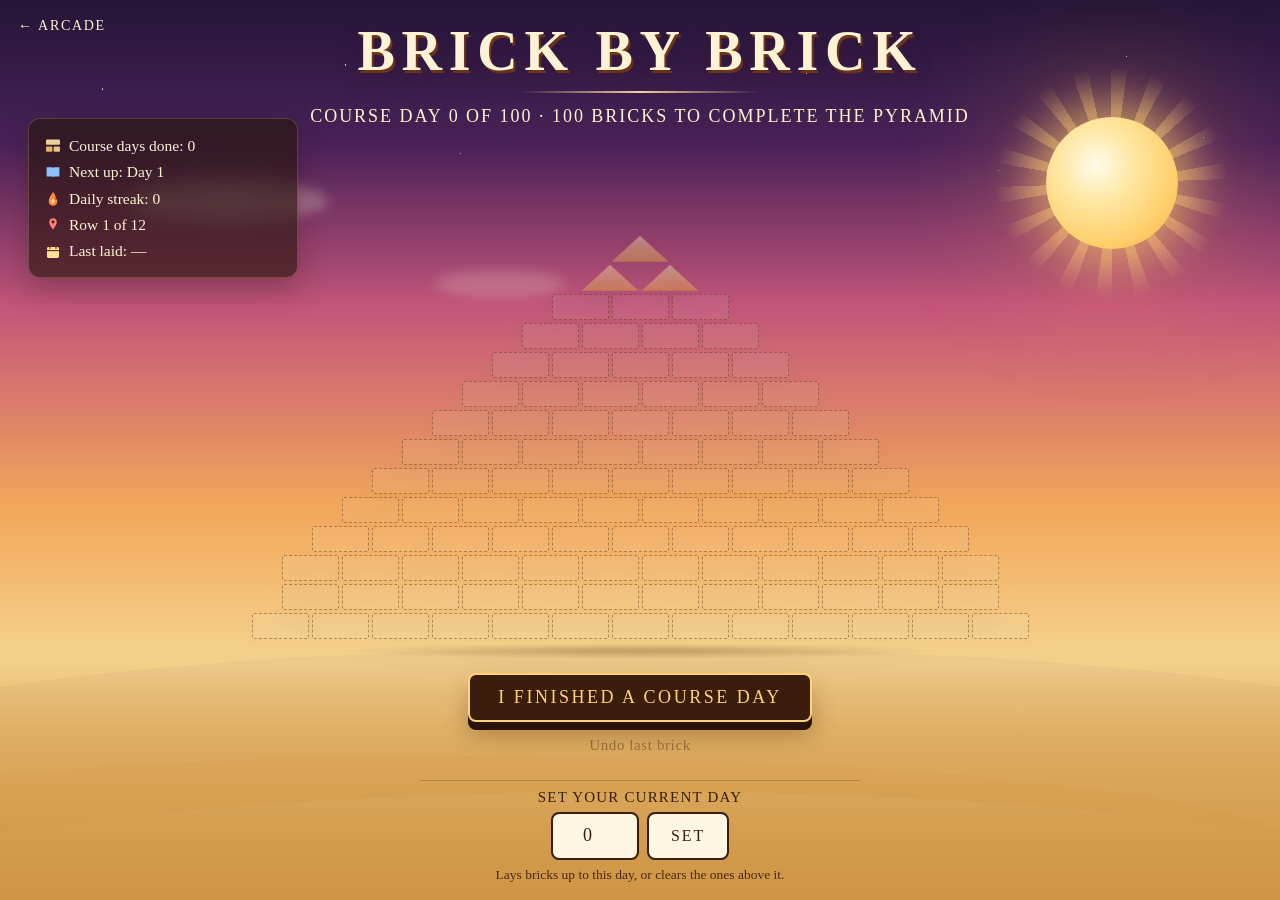
<file: docs/pyramid/index.html>
<!DOCTYPE html>
<html lang="en">
<head>
  <meta charset="utf-8">
  <meta name="viewport" content="width=device-width, initial-scale=1, viewport-fit=cover">
  <title>Brick by Brick · 100 Days of Python</title>
  <meta name="description" content="One brick for every course day of 100 Days of Python. Lay the next stone when you finish a day.">
  <meta name="theme-color" content="#2b1b4a">
  <link rel="icon" href="data:image/svg+xml,%3Csvg xmlns='http://www.w3.org/2000/svg' viewBox='0 0 32 32'%3E%3Crect width='32' height='32' rx='6' fill='%236b3416'/%3E%3Crect x='3' y='5' width='26' height='9' rx='1.5' fill='%23e8bb72'/%3E%3Crect x='3' y='17' width='12' height='9' rx='1.5' fill='%23d7a45a'/%3E%3Crect x='17' y='17' width='12' height='9' rx='1.5' fill='%23e2b56e'/%3E%3C/svg%3E">
  <style>
    :root {
      --ink: #3a1d0a;
      --cream: #fff3d6;
      --gold: #ffd27a;
      --sand: #d7a45a;
      --bw: 36px;
      --bh: 17px;
      --gap: 3px;
    }

    * { box-sizing: border-box; }

    [hidden] { display: none !important; }

    html { color-scheme: light; }

    body {
      margin: 0;
      min-height: 100vh;
      min-height: 100dvh;
      display: flex;
      flex-direction: column;
      color: var(--ink);
      font-family: Palatino, "Palatino Linotype", "Book Antiqua", Georgia, "Liberation Serif", "DejaVu Serif", serif;
      background:
        radial-gradient(ellipse 80% 40% at 50% 100%, rgba(255, 236, 190, 0.45), transparent 60%),
        linear-gradient(#241538 0%, #4a2158 16%, #c2557a 34%, #f2a65a 56%, #f6d08a 72%, #e7c07a 100%);
      background-attachment: fixed;
    }

    .scenery {
      position: fixed;
      inset: 0;
      z-index: 0;
      overflow: hidden;
      pointer-events: none;
      transform: translateZ(0);
    }

    html, body { overflow-x: clip; }

    .stars {
      position: fixed;
      z-index: 0;
      inset: 0 0 55% 0;
      background-image:
        radial-gradient(1.2px 1.2px at 8% 22%, rgba(255, 250, 230, 0.9) 50%, transparent 52%),
        radial-gradient(1px 1px at 18% 48%, rgba(255, 250, 230, 0.7) 50%, transparent 52%),
        radial-gradient(1.4px 1.4px at 27% 16%, rgba(255, 250, 230, 0.85) 50%, transparent 52%),
        radial-gradient(1px 1px at 36% 38%, rgba(255, 250, 230, 0.55) 50%, transparent 52%),
        radial-gradient(1.2px 1.2px at 48% 12%, rgba(255, 250, 230, 0.75) 50%, transparent 52%),
        radial-gradient(1px 1px at 57% 30%, rgba(255, 250, 230, 0.5) 50%, transparent 52%),
        radial-gradient(1.3px 1.3px at 63% 18%, rgba(255, 250, 230, 0.8) 50%, transparent 52%),
        radial-gradient(1px 1px at 78% 42%, rgba(255, 250, 230, 0.45) 50%, transparent 52%),
        radial-gradient(1.2px 1.2px at 88% 14%, rgba(255, 250, 230, 0.7) 50%, transparent 52%),
        radial-gradient(1px 1px at 94% 34%, rgba(255, 250, 230, 0.55) 50%, transparent 52%);
    }

    .sun-wrap {
      position: fixed;
      z-index: 0;
      top: 13%;
      right: 8%;
      width: min(18vw, 132px);
      aspect-ratio: 1;
    }

    .rays {
      position: absolute;
      inset: -42%;
      border-radius: 50%;
      background: repeating-conic-gradient(
        from 0deg,
        rgba(255, 214, 130, 0.38) 0deg 8deg,
        transparent 8deg 20deg
      );
      mask-image: radial-gradient(circle, #000 0 42%, transparent 68%);
      animation: spin 90s linear infinite;
    }

    .sun {
      position: absolute;
      inset: 0;
      border-radius: 50%;
      background: radial-gradient(circle at 38% 36%, #fffceb 0%, #ffe7a3 32%, #ffcf6b 68%, #f2a84a 100%);
      box-shadow:
        0 0 40px 16px rgba(255, 206, 110, 0.55),
        0 0 120px 40px rgba(255, 170, 80, 0.28);
    }

    .cloud {
      position: fixed;
      z-index: 0;
      border-radius: 50%;
      background: rgba(255, 236, 214, 0.28);
      filter: blur(6px);
    }

    .cloud-a {
      width: 200px;
      height: 42px;
      top: 20%;
      left: 10%;
      animation: drift 80s ease-in-out infinite alternate;
    }

    .cloud-b {
      width: 130px;
      height: 28px;
      top: 30%;
      left: 34%;
      opacity: 0.7;
      animation: drift 100s ease-in-out infinite alternate-reverse;
    }

    .dune {
      position: fixed;
      z-index: 1;
      left: -15%;
      width: 130%;
      border-radius: 50% 50% 0 0;
    }

    .dune-back {
      bottom: 4vh;
      height: 24vh;
      background: linear-gradient(#efc98a, #e0b06a);
      opacity: 0.95;
    }

    .dune-mid {
      bottom: -6vh;
      height: 22vh;
      left: -28%;
      background: linear-gradient(#e7b56e, #d09a52);
    }

    .dune-front {
      z-index: 1;
      bottom: -14vh;
      height: 26vh;
      background: linear-gradient(#e8c07a, #c99245 70%, #c4843c);
    }

    header {
      position: relative;
      z-index: 3;
      padding: 22px 20px 0;
      text-align: center;
    }

    .back {
      position: absolute;
      left: 18px;
      top: 18px;
      color: var(--cream);
      font-size: 14px;
      letter-spacing: 0.12em;
      text-decoration: none;
      text-transform: uppercase;
      text-shadow: 0 1px 0 rgba(58, 29, 10, 0.45);
    }

    .back:hover { color: #fff; }

    h1 {
      margin: 0;
      color: var(--cream);
      font-size: clamp(22px, 6.4vw, 56px);
      font-weight: 700;
      letter-spacing: 0.12em;
      line-height: 1.05;
      text-shadow: 2px 3px 0 #6b3416, 0 10px 24px rgba(60, 16, 30, 0.28);
    }

    h1::after {
      content: "";
      display: block;
      width: min(240px, 46vw);
      height: 2px;
      margin: 10px auto 0;
      background: linear-gradient(90deg, transparent, rgba(255, 226, 154, 0.95), transparent);
    }

    .sub {
      margin: 10px auto 0;
      color: var(--cream);
      font-size: clamp(12px, 1.7vw, 18px);
      letter-spacing: 0.11em;
      line-height: 1.45;
      text-shadow: 0 1px 0 rgba(80, 30, 20, 0.45);
    }

    .stats {
      position: fixed;
      z-index: 4;
      top: 118px;
      left: 28px;
      width: min(270px, calc(100vw - 36px));
      padding: 14px 16px 12px;
      border: 1px solid rgba(255, 227, 170, 0.2);
      border-radius: 12px;
      background: rgba(40, 20, 10, 0.62);
      color: var(--cream);
      box-shadow: 0 12px 30px rgba(40, 16, 8, 0.28);
      backdrop-filter: blur(8px);
      text-align: left;
    }

    .stats p {
      display: flex;
      align-items: center;
      gap: 8px;
      margin: 0;
      font-size: 15.5px;
      line-height: 1.7;
    }

    .ico {
      width: 16px;
      height: 16px;
      flex: none;
    }

    main {
      position: relative;
      z-index: 2;
      flex: 1;
      display: flex;
      flex-direction: column;
      align-items: center;
      justify-content: flex-end;
      padding: 12px 12px 6px;
    }

    .banner {
      margin: 0 0 8px;
      text-align: center;
    }

    .banner p {
      margin: 0;
      color: #fff8dc;
      font-size: clamp(22px, 4vw, 40px);
      font-weight: 700;
      letter-spacing: 0.16em;
      line-height: 1.15;
      text-shadow:
        0 0 18px rgba(255, 214, 120, 0.95),
        2px 3px 0 #6b3416;
      animation: banner-in 0.7s ease both;
    }

    #pyramid {
      position: relative;
      filter: drop-shadow(0 10px 8px rgba(90, 48, 16, 0.18));
    }

    .row {
      display: flex;
      justify-content: center;
      gap: var(--gap);
      margin-top: var(--gap);
    }

    .row:first-child { margin-top: 0; }

    .cell {
      width: var(--bw);
      height: var(--bh);
      flex: none;
      position: relative;
      border-radius: 2px;
      cursor: help;
    }

    .brick {
      border: 1px dashed rgba(90, 50, 20, 0.42);
      background: rgba(255, 248, 230, 0.07);
    }

    .brick.laid {
      border: 1px solid #8a5a26;
      background: linear-gradient(180deg, #f3d7a4 0%, #e4b56e 46%, #c48a45 100%);
      box-shadow:
        inset 0 1px 0 rgba(255, 246, 220, 0.8),
        inset 0 -3px 0 rgba(90, 48, 16, 0.16);
    }

    .brick.laid::after {
      content: "";
      position: absolute;
      left: 10%;
      right: 10%;
      top: 46%;
      height: 1px;
      background: rgba(90, 48, 16, 0.22);
    }

    .brick.newest {
      z-index: 1;
      border-color: #d4923a;
      background: linear-gradient(180deg, #fff6c8 0%, #ffd56a 42%, #f0a84a 100%);
      box-shadow:
        inset 0 1px 0 rgba(255, 255, 240, 0.95),
        0 0 16px 4px rgba(255, 206, 110, 0.95);
    }

    .brick.just-laid {
      animation: settle 0.62s cubic-bezier(0.18, 0.85, 0.22, 1) both;
    }

    .brick.removing {
      animation: lift 0.28s ease-in forwards;
    }

    .cap {
      border-radius: 0;
      background: linear-gradient(#fff4b8, #e5b53a);
      clip-path: polygon(50% 0, 100% 100%, 0 100%);
      opacity: 0.4;
    }

    body.complete .brick.laid,
    body.complete .brick.newest {
      border-color: #a87420;
      background: linear-gradient(180deg, #fff7cc 0%, #f3c75e 46%, #e0a434 100%);
      box-shadow:
        inset 0 1px 0 rgba(255, 252, 230, 0.95),
        0 0 12px rgba(255, 210, 110, 0.55);
    }

    body.complete .cap {
      opacity: 1;
      filter: drop-shadow(0 0 8px rgba(255, 214, 120, 0.95));
    }

    #pyramid::after {
      content: "";
      display: block;
      width: 78%;
      height: 16px;
      margin: 4px auto 0;
      background: radial-gradient(ellipse at center, rgba(90, 48, 16, 0.28), transparent 70%);
    }

    .actions {
      position: relative;
      z-index: 3;
      display: flex;
      flex-direction: column;
      align-items: center;
      gap: 2px;
      padding: 8px 16px calc(16px + env(safe-area-inset-bottom));
      background: linear-gradient(to bottom, rgba(224, 181, 106, 0), rgba(212, 158, 78, 0.55) 30%, rgba(206, 148, 68, 0.92));
    }

    .lay {
      min-height: 48px;
      padding: 12px 28px;
      border: 2px solid var(--gold);
      border-radius: 8px;
      background: var(--ink);
      color: var(--gold);
      font-family: inherit;
      font-size: clamp(14px, 3.5vw, 18px);
      letter-spacing: 0.14em;
      cursor: pointer;
      box-shadow: 0 8px 0 #2a1407, 0 14px 24px rgba(58, 29, 10, 0.28);
      touch-action: manipulation;
    }

    .lay:hover:not(:disabled) { transform: translateY(-2px); }

    .lay:active:not(:disabled) {
      transform: translateY(4px);
      box-shadow: 0 2px 0 #2a1407, 0 6px 12px rgba(58, 29, 10, 0.25);
    }

    .lay:disabled {
      cursor: default;
      color: #fff6d8;
      border-color: #fff1c2;
      background: #6a4a16;
    }

    .undo {
      min-height: 44px;
      padding: 8px 14px;
      border: 0;
      background: transparent;
      color: #4a2810;
      font-family: inherit;
      font-size: 15px;
      letter-spacing: 0.04em;
      text-decoration: underline;
      text-underline-offset: 3px;
      cursor: pointer;
      touch-action: manipulation;
    }

    .undo:hover:not(:disabled) { color: #2a1407; }

    .undo:disabled {
      opacity: 0.45;
      cursor: default;
      text-decoration: none;
    }

    .set-day {
      display: flex;
      flex-direction: column;
      align-items: center;
      gap: 6px;
      width: min(440px, 100%);
      margin-top: 10px;
      padding-top: 8px;
      border-top: 1px solid rgba(58, 29, 10, 0.22);
    }

    .set-title {
      margin: 0;
      color: #3a1d0a;
      font-size: 15px;
      letter-spacing: 0.08em;
      text-transform: uppercase;
    }

    .set-row {
      display: flex;
      align-items: center;
      justify-content: center;
      gap: 8px;
      width: 100%;
    }

    .set-day input {
      width: 5.5rem;
      min-height: 48px;
      padding: 8px 10px;
      border: 2px solid #3a1d0a;
      border-radius: 8px;
      background: #fff6e4;
      color: #3a1d0a;
      font-family: inherit;
      font-size: 18px;
      text-align: center;
    }

    .set-btn {
      min-height: 48px;
      padding: 0 22px;
      border: 2px solid #3a1d0a;
      border-radius: 8px;
      background: #fff6e4;
      color: #3a1d0a;
      font-family: inherit;
      font-size: 16px;
      letter-spacing: 0.12em;
      text-transform: uppercase;
      cursor: pointer;
      touch-action: manipulation;
    }

    .set-btn:hover:not(:disabled) { background: #fff; }

    .set-btn:disabled,
    .set-day input:disabled {
      opacity: 0.55;
      cursor: default;
    }

    .set-hint {
      margin: 0;
      max-width: 28em;
      color: #4a2810;
      font-size: 13.5px;
      line-height: 1.35;
      text-align: center;
    }

    .back:focus-visible,
    .lay:focus-visible,
    .undo:focus-visible,
    .set-btn:focus-visible,
    .set-day input:focus-visible,
    .cell:focus-visible {
      outline: 3px solid #fff6d2;
      outline-offset: 3px;
    }

    .tip {
      position: fixed;
      z-index: 30;
      max-width: calc(100vw - 16px);
      padding: 6px 10px;
      border: 1px solid rgba(255, 210, 122, 0.5);
      border-radius: 7px;
      background: rgba(40, 20, 10, 0.94);
      color: var(--cream);
      font-size: 13.5px;
      letter-spacing: 0.02em;
      white-space: nowrap;
      pointer-events: none;
      box-shadow: 0 8px 20px rgba(40, 16, 8, 0.35);
    }

    .motes {
      position: fixed;
      inset: 0;
      z-index: 6;
      overflow: hidden;
      pointer-events: none;
    }

    .mote {
      position: absolute;
      top: -12px;
      width: 8px;
      height: 8px;
      background: #ffe7a8;
      opacity: 0;
      animation: fall linear forwards;
    }

    .mote.dot { border-radius: 50%; background: #fff6d0; }

    .sr {
      position: absolute;
      width: 1px;
      height: 1px;
      padding: 0;
      margin: -1px;
      overflow: hidden;
      clip: rect(0, 0, 0, 0);
      white-space: nowrap;
      border: 0;
    }

    @keyframes spin { to { transform: rotate(360deg); } }

    @keyframes drift {
      from { transform: translateX(-18px); }
      to { transform: translateX(28px); }
    }

    @keyframes settle {
      0% {
        transform: translateY(calc(var(--bh) * -3.4)) scale(1.05, 0.92);
        opacity: 0;
      }
      58% {
        transform: translateY(3px) scale(0.98, 1.06);
        opacity: 1;
      }
      78% { transform: translateY(-2px) scale(1.02, 0.98); }
      100% { transform: translateY(0) scale(1); }
    }

    @keyframes lift {
      to {
        transform: translateY(calc(var(--bh) * -2.2));
        opacity: 0;
      }
    }

    @keyframes gold-pulse {
      0%, 100% { box-shadow: inset 0 1px 0 rgba(255, 252, 230, 0.95), 0 0 8px rgba(255, 210, 110, 0.4); }
      50% { box-shadow: inset 0 1px 0 #fff, 0 0 16px rgba(255, 226, 140, 0.9); }
    }

    @keyframes banner-in {
      from { opacity: 0; transform: translateY(10px); }
      to { opacity: 1; transform: none; }
    }

    @keyframes fall {
      0% { transform: translateY(0) rotate(0deg); opacity: 0; }
      12% { opacity: 1; }
      100% { transform: translateY(108vh) rotate(220deg); opacity: 0; }
    }

    @media (prefers-reduced-motion: no-preference) {
      body.complete .brick.laid:not(.just-laid) {
        animation: gold-pulse 2.8s ease-in-out infinite;
        animation-delay: calc(var(--day) * 16ms);
      }
    }

    @media (prefers-reduced-motion: reduce) {
      .rays, .cloud, .brick.just-laid, .brick.removing, .banner p { animation: none; }
    }

    @media (max-width: 980px) {
      .back {
        position: static;
        display: inline-block;
        margin: 0 0 8px;
      }

      header { padding-top: 14px; }

      .stats {
        position: relative;
        top: auto;
        left: auto;
        width: min(460px, calc(100% - 28px));
        margin: 14px auto 0;
      }

      .sun-wrap {
        top: auto;
        bottom: 34%;
        right: 10px;
        width: 72px;
        opacity: 0.95;
      }

      .cloud-b { display: none; }

      main { justify-content: center; }
    }

    @media (max-width: 720px) {
      .sub { letter-spacing: 0.04em; padding-inline: 8px; }
    }

    @media (max-width: 420px) {
      h1 { letter-spacing: 0.06em; }
      header { padding-inline: 12px; }
      .lay { letter-spacing: 0.08em; padding-inline: 16px; }
      .set-title { letter-spacing: 0.04em; }
      .stats p { font-size: 15px; }
    }
  </style>
</head>
<body>
  <div class="scenery" aria-hidden="true">
    <div class="stars"></div>
    <div class="sun-wrap">
      <div class="rays"></div>
      <div class="sun"></div>
    </div>
    <div class="cloud cloud-a"></div>
    <div class="cloud cloud-b"></div>
    <div class="dune dune-back"></div>
    <div class="dune dune-mid"></div>
    <div class="dune dune-front"></div>
  </div>

  <header>
    <a class="back" href="../index.html">← Arcade</a>
    <h1>BRICK BY BRICK</h1>
    <p class="sub" id="subtitle" aria-live="polite"></p>
  </header>

  <section class="stats" id="stats" aria-label="Progress"></section>

  <main>
    <div class="banner" id="banner" hidden>
      <p>PYRAMID COMPLETE</p>
    </div>
    <div id="pyramid"></div>
  </main>

  <div class="actions">
    <button class="lay" id="lay" type="button">I FINISHED A COURSE DAY</button>
    <button class="undo" id="undo" type="button">Undo last brick</button>
    <form class="set-day" id="set-form" novalidate>
      <label class="set-title" for="day-input">Set your current day</label>
      <div class="set-row">
        <input id="day-input" name="day" type="number" min="0" max="100" step="1" inputmode="numeric" required aria-describedby="set-hint">
        <button class="set-btn" id="set-btn" type="submit">Set</button>
      </div>
      <p class="set-hint" id="set-hint">Lays bricks up to this day, or clears the ones above it.</p>
    </form>
  </div>

  <div class="tip" id="tip" role="tooltip" hidden></div>
  <p class="sr" id="live" aria-live="polite"></p>
  <div class="motes" id="motes" aria-hidden="true"></div>

  <script>
    "use strict";

    const TOTAL = 100;
    const BASE = 13;
    const STORAGE_KEY = "brick-by-brick";
    const reduceMotion = window.matchMedia("(prefers-reduced-motion: reduce)").matches;

    const model = buildModel();
    const brickRowCount = model.rows.filter((row) => row.cells.some((cell) => cell.kind === "brick")).length;

    const subtitleEl = document.getElementById("subtitle");
    const statsEl = document.getElementById("stats");
    const pyramidEl = document.getElementById("pyramid");
    const bannerEl = document.getElementById("banner");
    const layBtn = document.getElementById("lay");
    const undoBtn = document.getElementById("undo");
    const setForm = document.getElementById("set-form");
    const dayInput = document.getElementById("day-input");
    const setBtn = document.getElementById("set-btn");
    const tipEl = document.getElementById("tip");
    const liveEl = document.getElementById("live");
    const motesEl = document.getElementById("motes");

    let state = load();
    let busy = false;

    buildPyramid();
    paint();
    layout();

    layBtn.addEventListener("click", layBrick);
    undoBtn.addEventListener("click", undoBrick);
    setForm.addEventListener("submit", onSetDay);
    window.addEventListener("resize", () => requestAnimationFrame(layout));
    window.addEventListener("scroll", hideTip, { passive: true });

    pyramidEl.addEventListener("pointerover", (event) => {
      const cell = event.target.closest(".cell");
      if (cell) showTip(cell);
    });
    pyramidEl.addEventListener("pointerout", (event) => {
      const cell = event.target.closest(".cell");
      if (!cell || tipEl.dataset.pin === cellId(cell)) return;
      const next = event.relatedTarget && event.relatedTarget.closest
        ? event.relatedTarget.closest(".cell")
        : null;
      if (next !== cell) hideTip();
    });
    pyramidEl.addEventListener("click", (event) => {
      const cell = event.target.closest(".cell");
      if (!cell) return;
      if (!tipEl.hidden && tipEl.dataset.pin === cellId(cell)) {
        hideTip();
        return;
      }
      showTip(cell);
      tipEl.dataset.pin = cellId(cell);
    });
    document.addEventListener("pointerdown", (event) => {
      if (!event.target.closest(".cell")) hideTip();
    });

    function buildModel() {
      // 13 + 12 + … + 1 = 91. One extra course of 12, just above the base,
      // makes 103 slots: 100 course-day bricks, and the peak (2 + 1) is the capstone.
      const bottomToTop = [];
      for (let width = BASE; width >= 1; width -= 1) bottomToTop.push(width);
      bottomToTop.splice(1, 0, BASE - 1);

      let day = 1;
      const rows = bottomToTop.map((width) => {
        const cells = [];
        for (let i = 0; i < width; i += 1) {
          if (day <= TOTAL) cells.push({ kind: "brick", day: day++ });
          else cells.push({ kind: "cap" });
        }
        return { width, cells };
      });

      const laidSlots = rows.reduce((sum, row) => sum + row.cells.filter((cell) => cell.kind === "brick").length, 0);
      if (laidSlots !== TOTAL) {
        console.error("Pyramid should hold " + TOTAL + " bricks, got " + laidSlots);
      }
      return { rows };
    }

    function buildPyramid() {
      const frag = document.createDocumentFragment();
      for (let r = model.rows.length - 1; r >= 0; r -= 1) {
        const rowEl = document.createElement("div");
        rowEl.className = "row";
        model.rows[r].cells.forEach((cell) => {
          const el = document.createElement("div");
          if (cell.kind === "cap") {
            el.className = "cell cap";
            el.dataset.kind = "cap";
            el.setAttribute("role", "img");
            el.setAttribute("aria-label", "Golden capstone");
          } else {
            el.className = "cell brick";
            el.dataset.kind = "brick";
            el.dataset.day = String(cell.day);
            el.style.setProperty("--day", String(cell.day));
            const shade = ((cell.day * 17) % 7) - 3;
            el.style.filter = "brightness(" + (1 + shade * 0.012) + ")";
          }
          rowEl.appendChild(el);
        });
        frag.appendChild(rowEl);
      }
      pyramidEl.appendChild(frag);
    }

    function load() {
      try {
        const raw = localStorage.getItem(STORAGE_KEY);
        if (!raw) return seed();
        const data = JSON.parse(raw);
        if (!data || typeof data.count !== "number" || !Array.isArray(data.dates)) return seed();
        const count = clampCount(data.count);
        const dates = data.dates.slice(0, count).map(cleanDate);
        while (dates.length < count) dates.push(null);
        return { count, dates };
      } catch (error) {
        return seed();
      }
    }

    function seed() {
      return { count: 0, dates: [] };
    }

    function save() {
      try {
        localStorage.setItem(STORAGE_KEY, JSON.stringify({
          version: 1,
          count: state.count,
          dates: state.dates
        }));
      } catch (error) {
        /* Private mode can refuse storage. The pyramid still works for this visit. */
      }
    }

    function clampCount(value) {
      if (!Number.isFinite(value)) return 0;
      return Math.max(0, Math.min(TOTAL, Math.floor(value)));
    }

    function cleanDate(value) {
      return typeof value === "string" && /^\d{4}-\d{2}-\d{2}$/.test(value) ? value : null;
    }

    function layBrick() {
      if (busy || state.count >= TOTAL) return;
      state.count += 1;
      state.dates.push(todayISO());
      save();
      paint({ animateDay: state.count });
      layout();
      if (state.count === TOTAL) {
        announce("Pyramid complete.");
        if (!reduceMotion) celebrate();
      } else {
        announce("Laid day " + state.count + ". " + (TOTAL - state.count) + " bricks to complete the pyramid.");
      }
    }

    function onSetDay(event) {
      event.preventDefault();
      if (busy) return;
      const raw = dayInput.value.trim();
      const parsed = Number(raw);
      if (raw === "" || Number.isNaN(parsed)) {
        dayInput.value = String(state.count);
        return;
      }
      setCurrentDay(parsed);
    }

    function setCurrentDay(value) {
      if (busy) return;
      const next = clampCount(value);
      const previous = state.count;
      if (next < previous) state.dates = state.dates.slice(0, next);
      while (state.dates.length < next) state.dates.push(null);
      state.count = next;
      save();
      paint();
      layout();
      if (previous < TOTAL && next === TOTAL) {
        announce("Pyramid complete.");
        if (!reduceMotion) celebrate();
      } else if (next !== previous) {
        const left = TOTAL - next;
        announce("Set to day " + next + ". " + left + (left === 1 ? " brick" : " bricks") + " to complete the pyramid.");
      }
    }

    function undoBrick() {
      if (busy || state.count <= 0) return;
      const day = state.count;
      const brick = pyramidEl.querySelector('.brick[data-day="' + day + '"]');
      const finish = () => {
        state.count -= 1;
        state.dates.pop();
        save();
        busy = false;
        paint();
        layout();
        announce("Removed day " + day + ".");
      };
      if (!brick || reduceMotion) {
        finish();
        return;
      }
      busy = true;
      layBtn.disabled = true;
      undoBtn.disabled = true;
      brick.classList.add("removing");
      brick.classList.remove("just-laid");
      let settled = false;
      const done = () => {
        if (settled) return;
        settled = true;
        finish();
      };
      brick.addEventListener("animationend", done, { once: true });
      window.setTimeout(done, 420);
    }

    function paint(options) {
      const animateDay = options && options.animateDay;
      hideTip();
      if (state.count < TOTAL) motesEl.replaceChildren();
      document.body.classList.toggle("complete", state.count === TOTAL);
      document.body.dataset.count = String(state.count);
      subtitleEl.textContent = subtitle(state.count);
      bannerEl.hidden = state.count < TOTAL;
      pyramidEl.setAttribute("aria-label", state.count + " of " + TOTAL + " bricks laid");

      pyramidEl.querySelectorAll(".brick").forEach((el) => {
        const day = Number(el.dataset.day);
        const laid = day <= state.count;
        el.classList.toggle("laid", laid);
        el.classList.toggle("newest", state.count > 0 && day === state.count);
        el.classList.remove("removing");
        const tip = tipForDay(day);
        el.dataset.tip = tip;
        el.setAttribute("aria-label", tip);
        if (animateDay === day) {
          el.classList.remove("just-laid");
          void el.offsetWidth;
          el.classList.add("just-laid");
        } else {
          el.classList.remove("just-laid");
        }
      });

      renderStats();
      layBtn.disabled = busy || state.count >= TOTAL;
      undoBtn.disabled = busy || state.count <= 0;
      setBtn.disabled = busy;
      dayInput.disabled = busy;
      if (document.activeElement !== dayInput) dayInput.value = String(state.count);
      layBtn.textContent = state.count >= TOTAL ? "PYRAMID COMPLETE" : "I FINISHED A COURSE DAY";
    }

    function renderStats() {
      const left = TOTAL - state.count;
      const next = state.count >= TOTAL ? "Done" : "Day " + (state.count + 1);
      const row = "Row " + currentRow(state.count) + " of " + brickRowCount;
      const streak = streakLabel(state.dates);
      const last = lastLaidLabel();
      const rows = [
        [iconBrick(), "Course days done: " + state.count],
        [iconBook(), "Next up: " + next],
        [iconFlame(), "Daily streak: " + streak.text, streak.title],
        [iconPin(), row],
        [iconCalendar(), "Last laid: " + last]
      ];
      statsEl.replaceChildren();
      rows.forEach(([icon, text, title]) => {
        const p = document.createElement("p");
        p.appendChild(icon);
        const span = document.createElement("span");
        span.textContent = text;
        p.appendChild(span);
        if (title) p.title = title;
        statsEl.appendChild(p);
      });
    }

    function subtitle(count) {
      const left = TOTAL - count;
      const words = left === 1
        ? "1 BRICK TO COMPLETE THE PYRAMID"
        : left + " BRICKS TO COMPLETE THE PYRAMID";
      return "COURSE DAY " + count + " OF 100 · " + words;
    }

    function currentRow(count) {
      if (count <= 0) return 1;
      for (let i = 0; i < model.rows.length; i += 1) {
        if (model.rows[i].cells.some((cell) => cell.day === count)) return i + 1;
      }
      return brickRowCount;
    }

    function tipForDay(day) {
      if (day > state.count) return "Day " + day + ", not laid yet";
      const iso = state.dates[day - 1];
      if (!iso) return "Day " + day;
      return "Day " + day + ", laid " + prettyDate(iso);
    }

    function lastLaidLabel() {
      for (let i = state.dates.length - 1; i >= 0; i -= 1) {
        if (state.dates[i]) return prettyDate(state.dates[i]);
      }
      return "—";
    }

    function streakLabel(dates) {
      const title = "Calendar days in a row with a course day logged.";
      const days = new Set(dates.filter(Boolean));
      if (!days.size) return { text: "0", title: title };
      const today = new Date();
      today.setHours(0, 0, 0, 0);
      let cursor = new Date(today);
      if (!days.has(toISO(cursor))) {
        cursor.setDate(cursor.getDate() - 1);
        if (!days.has(toISO(cursor))) return { text: "0", title: title };
      }
      let n = 0;
      while (days.has(toISO(cursor))) {
        n += 1;
        cursor.setDate(cursor.getDate() - 1);
      }
      return { text: String(n), title: title };
    }

    function todayISO() {
      return toISO(new Date());
    }

    function toISO(date) {
      const y = date.getFullYear();
      const m = String(date.getMonth() + 1).padStart(2, "0");
      const d = String(date.getDate()).padStart(2, "0");
      return y + "-" + m + "-" + d;
    }

    function prettyDate(iso) {
      const parts = iso.split("-").map(Number);
      const date = new Date(parts[0], parts[1] - 1, parts[2]);
      return date.toLocaleDateString("en-US", { month: "short", day: "numeric", year: "numeric" });
    }

    function celebrate() {
      motesEl.replaceChildren();
      const colors = ["#fff6c8", "#ffe29a", "#f0c14a", "#fff"];
      for (let i = 0; i < 42; i += 1) {
        const mote = document.createElement("div");
        mote.className = "mote" + (i % 3 === 0 ? " dot" : "");
        mote.style.left = Math.random() * 100 + "%";
        mote.style.background = colors[i % colors.length];
        mote.style.animationDuration = (2.4 + Math.random() * 1.8) + "s";
        mote.style.animationDelay = (Math.random() * 0.35) + "s";
        const size = 5 + Math.random() * 7;
        mote.style.width = size + "px";
        mote.style.height = size + "px";
        motesEl.appendChild(mote);
      }
      window.setTimeout(() => motesEl.replaceChildren(), 4600);
    }

    function announce(message) {
      liveEl.textContent = message;
    }

    function showTip(cell) {
      const text = cell.dataset.tip || cell.getAttribute("aria-label");
      if (!text) return;
      tipEl.textContent = text;
      tipEl.hidden = false;
      const rect = cell.getBoundingClientRect();
      const tipRect = tipEl.getBoundingClientRect();
      let left = rect.left + rect.width / 2 - tipRect.width / 2;
      left = Math.max(8, Math.min(left, window.innerWidth - tipRect.width - 8));
      let top = rect.top - tipRect.height - 8;
      if (top < 8) top = Math.min(window.innerHeight - tipRect.height - 8, rect.bottom + 8);
      tipEl.style.left = left + "px";
      tipEl.style.top = top + "px";
    }

    function hideTip() {
      tipEl.hidden = true;
      delete tipEl.dataset.pin;
    }

    function cellId(cell) {
      return cell.dataset.day || cell.dataset.kind || "cell";
    }

    function layout() {
      const narrow = window.innerWidth < 980;
      const header = document.querySelector("header");
      const actions = document.querySelector(".actions");
      const cols = BASE;
      const rowCount = model.rows.length;
      const viewW = document.documentElement.clientWidth || window.innerWidth;
      let availW = Math.min(viewW - (narrow ? 28 : 48), 780);
      if (!narrow) availW = Math.min(availW, Math.floor(viewW * 0.7));
      const gap = availW < 460 ? 2 : 3;
      let bw = Math.floor((availW - gap * (cols - 1)) / cols);
      let bh = Math.max(8, Math.round(bw * 0.46));
      const bannerSpace = state.count === TOTAL ? 52 : 0;
      const statsSpace = narrow ? statsEl.offsetHeight + 16 : 0;
      const used = header.offsetHeight + actions.offsetHeight + statsSpace + bannerSpace + 48;
      const availH = window.innerHeight - used;
      const natural = rowCount * bh + (rowCount - 1) * gap;
      if (availH > 140 && natural > availH) {
        bh = Math.floor((availH - (rowCount - 1) * gap) / rowCount);
        bw = Math.min(bw, Math.max(12, Math.round(bh / 0.42)));
      }
      if (bh < 11) {
        bh = 11;
        bw = Math.max(18, Math.min(bw, Math.floor((viewW - 24 - gap * (cols - 1)) / cols)));
      }
      document.documentElement.style.setProperty("--bw", bw + "px");
      document.documentElement.style.setProperty("--bh", bh + "px");
      document.documentElement.style.setProperty("--gap", gap + "px");
    }

    function iconBrick() {
      return svg('<rect x="1" y="1.5" width="14" height="5.2" rx="1" fill="#f0d09a"/><rect x="1" y="8.4" width="6.4" height="5.4" rx="1" fill="#e2b56e"/><rect x="8.6" y="8.4" width="6.4" height="5.4" rx="1" fill="#e8c48a"/>');
    }

    function iconBook() {
      return svg('<path fill="#8ec0ff" d="M1.6 2.2h5.2c.6 0 1 .2 1.2.7.2-.5.6-.7 1.2-.7h5.2v9.4h-4.7c-.6 0-1 .2-1.3.7-.3-.5-.7-.7-1.3-.7H1.6V2.2z"/>');
    }

    function iconFlame() {
      return svg('<path fill="#ff8a3d" d="M8 1.1s2.7 2.8 2.7 5.6c0 1-.3 1.8-.9 2.3.6-.3 1-1 1.1-1.6.8.7 1.4 1.8 1.4 3 0 2.5-1.9 4.3-4.3 4.3S3.7 12.9 3.7 10.4C3.7 7.4 5.6 5 8 1.1z"/><path fill="#ffe29a" d="M8 7.6c1 .9 1.6 1.8 1.6 2.8 0 1-.7 1.8-1.6 1.8s-1.6-.8-1.6-1.8c0-1 .6-1.9 1.6-2.8z"/>');
    }

    function iconPin() {
      return svg('<path fill="#ff7d7d" d="M8 1.2a3.8 3.8 0 0 0-3.8 3.8c0 2.9 3.8 7.6 3.8 7.6s3.8-4.7 3.8-7.6A3.8 3.8 0 0 0 8 1.2z"/><circle cx="8" cy="5" r="1.45" fill="#3a1d0a"/>');
    }

    function iconCalendar() {
      return svg('<rect x="2" y="3" width="12" height="11" rx="1.4" fill="#ffe29a"/><path d="M2 6.6h12" stroke="#6b3416" stroke-width="1.2"/><path d="M5 1.8v2.5M11 1.8v2.5" stroke="#6b3416" stroke-width="1.3" stroke-linecap="round"/>');
    }

    function svg(inner) {
      const el = document.createElementNS("http://www.w3.org/2000/svg", "svg");
      el.setAttribute("viewBox", "0 0 16 16");
      el.setAttribute("aria-hidden", "true");
      el.classList.add("ico");
      el.innerHTML = inner;
      return el;
    }
  </script>
</body>
</html>
</file>
<file: docs/styles.css>
:root {
  --bg: #09070f;
  --ink: #f4fff6;
  --muted: #c5d4ea;
  --cabinet: #140c1e;
  --cabinet-top: #231433;
  --screen: #04110c;
  --neon-cyan: #3dfff3;
  --neon-pink: #ff2bd6;
  --neon-yellow: #ffe14a;
  --neon-green: #7dff6b;
  --font: "VT323", "Courier New", monospace;
  --display: "Press Start 2P", "Courier New", monospace;
  --mono: "VT323", ui-monospace, monospace;
  --accent: var(--neon-cyan);
}

* { box-sizing: border-box; }

[hidden] { display: none !important; }

html { color-scheme: dark; }

body {
  margin: 0;
  min-height: 100vh;
  color: var(--ink);
  font-family: var(--font);
  font-size: 1.3rem;
  line-height: 1.35;
  background-color: var(--bg);
  background-image:
    radial-gradient(ellipse 90% 45% at 50% -8%, rgba(255, 43, 214, 0.2), transparent 58%),
    radial-gradient(ellipse 42% 32% at 100% 0%, rgba(61, 255, 243, 0.14), transparent 52%),
    linear-gradient(rgba(61, 255, 243, 0.045) 1px, transparent 1px),
    linear-gradient(90deg, rgba(255, 43, 214, 0.04) 1px, transparent 1px);
  background-size: auto, auto, 100% 4px, 46px 46px;
  background-attachment: fixed;
}

.crt-overlay {
  pointer-events: none;
  position: fixed;
  inset: 0;
  z-index: 40;
  background:
    radial-gradient(ellipse at center, transparent 52%, rgba(0, 0, 0, 0.5) 100%),
    repeating-linear-gradient(
      to bottom,
      rgba(0, 0, 0, 0.18) 0 1px,
      transparent 1px 4px
    );
  animation: crt-flicker 8s infinite;
}

@keyframes crt-flicker {
  0%, 92%, 100% { opacity: 1; }
  93% { opacity: 0.78; }
  95% { opacity: 1; }
  97% { opacity: 0.9; }
}

::selection {
  background: var(--neon-pink);
  color: #fff;
}

.skip {
  position: absolute;
  left: 12px;
  top: -48px;
  z-index: 80;
  padding: 10px 12px;
  border-radius: 6px;
  background: var(--neon-yellow);
  color: #160816;
  font-family: var(--display);
  font-size: 0.62rem;
  text-decoration: none;
}

.skip:focus { top: 12px; }

.wrap {
  width: min(1180px, calc(100% - 32px));
  margin: 0 auto;
}

.site-header {
  padding: 26px 0 18px;
  background:
    linear-gradient(180deg, rgba(255, 43, 214, 0.14), transparent 78%),
    rgba(10, 6, 18, 0.92);
  border-bottom: 3px solid var(--neon-cyan);
  box-shadow: 0 0 28px rgba(61, 255, 243, 0.18);
}

.brand-row {
  display: flex;
  align-items: center;
  gap: 16px;
}

.logo {
  width: 68px;
  height: 68px;
  flex: none;
  filter: drop-shadow(0 0 8px rgba(61, 255, 243, 0.85));
}

h1, h2, .brand-name {
  font-family: var(--display);
  font-weight: 400;
  letter-spacing: 0;
  line-height: 1.7;
  text-transform: uppercase;
}

h1 {
  margin: 8px 0 0;
  max-width: 18em;
  font-size: clamp(1rem, 2.3vw, 1.55rem);
  color: #f7fff8;
  text-shadow:
    0 0 10px rgba(61, 255, 243, 0.85),
    3px 0 0 rgba(255, 43, 214, 0.55),
    -3px 0 0 rgba(61, 255, 243, 0.4);
  animation: neon-pulse 3.6s ease-in-out infinite;
}

@keyframes neon-pulse {
  0%, 100% {
    text-shadow:
      0 0 8px rgba(61, 255, 243, 0.7),
      2px 0 0 rgba(255, 43, 214, 0.45),
      -2px 0 0 rgba(61, 255, 243, 0.35);
  }
  50% {
    text-shadow:
      0 0 18px rgba(61, 255, 243, 1),
      3px 0 0 rgba(255, 43, 214, 0.75),
      -3px 0 0 rgba(61, 255, 243, 0.6);
  }
}

.daychip {
  margin: 0;
  font-family: var(--font);
  font-size: 1.35rem;
  letter-spacing: 0.08em;
  text-transform: uppercase;
}

.site-header .daychip {
  display: flex;
  align-items: center;
  gap: 8px;
  color: var(--neon-yellow);
  text-shadow: 0 0 8px rgba(255, 225, 74, 0.75);
}

.blink {
  width: 0.62em;
  height: 0.62em;
  flex: none;
  background: var(--neon-yellow);
  box-shadow: 0 0 8px var(--neon-yellow);
  animation: blink 1.05s steps(1) infinite;
}

@keyframes blink {
  0%, 49% { opacity: 1; }
  50%, 100% { opacity: 0.15; }
}

.lede {
  margin: 12px 0 0;
  max-width: 44rem;
  font-size: 1.5rem;
  color: var(--muted);
}

.count {
  display: inline-block;
  margin: 16px 0 0;
  padding: 10px 14px;
  border: 3px solid var(--neon-yellow);
  border-radius: 6px;
  background: #100818;
  color: var(--neon-yellow);
  font-family: var(--display);
  font-size: 0.68rem;
  line-height: 1.6;
  text-transform: uppercase;
  text-shadow: 0 0 8px rgba(255, 225, 74, 0.8);
  box-shadow: 0 0 14px rgba(255, 225, 74, 0.4), inset 0 0 12px rgba(255, 225, 74, 0.12);
}

.count::after {
  content: "_";
  margin-left: 6px;
  animation: blink 1s steps(1) infinite;
}

.grid {
  display: grid;
  grid-template-columns: repeat(auto-fill, minmax(min(100%, 250px), 1fr));
  gap: 22px;
  padding: 26px 0 18px;
}

.card {
  --accent: var(--neon-cyan);
  position: relative;
  display: flex;
  flex-direction: column;
  min-height: 280px;
  overflow: hidden;
  text-decoration: none;
  color: var(--ink);
  border: 3px solid #07050d;
  border-radius: 16px;
  background: linear-gradient(#1a1026, var(--cabinet));
  --shadow: 0 8px 0 #05030a, 0 0 0 2px var(--accent), 0 0 18px var(--accent);
  box-shadow: var(--shadow);
  transition: transform 0.16s ease, box-shadow 0.16s ease;
}

.card:hover {
  transform: translateY(-8px);
  box-shadow:
    0 16px 0 #05030a,
    0 0 0 2px #fff,
    0 0 28px var(--accent);
}

.card:active {
  transform: translateY(3px);
  box-shadow:
    0 3px 0 #05030a,
    0 0 0 2px var(--accent),
    0 0 12px var(--accent);
}

.card:focus-visible {
  outline: 3px solid #fff;
  outline-offset: 4px;
}

.marquee {
  padding: 26px 14px 12px;
  background-color: var(--cabinet-top);
  background-image: radial-gradient(circle, #fff 0 1px, var(--accent) 1.6px 2.6px, transparent 3.4px);
  background-size: 15px 16px;
  background-repeat: repeat-x;
  background-position: 6px 6px;
  border-bottom: 4px solid var(--accent);
  box-shadow: inset 0 -14px 18px color-mix(in srgb, var(--accent) 32%, transparent);
}

.card:hover .marquee {
  animation: chase 0.45s linear infinite;
}

@keyframes chase {
  from { background-position: 6px 6px; }
  to { background-position: 21px 6px; }
}

.card-top {
  display: flex;
  justify-content: flex-end;
  align-items: center;
  gap: 8px;
  flex-wrap: wrap;
}

.badge {
  margin: 0;
  padding: 5px 7px;
  border: 2px solid #fff3a8;
  border-radius: 4px;
  background: var(--neon-yellow);
  color: #1a1020;
  font-family: var(--display);
  font-size: 0.52rem;
  line-height: 1.45;
  letter-spacing: 0.03em;
  text-transform: uppercase;
}

.card h2 {
  margin: 10px 0 0;
  font-size: clamp(0.68rem, 1.4vw, 0.8rem);
  line-height: 1.7;
  overflow-wrap: break-word;
  color: var(--accent);
  text-shadow: 0 0 8px var(--accent);
}

.card p { margin: 0; }

.screen {
  position: relative;
  flex: 1;
  margin: 12px 12px 0;
  padding: 12px;
  overflow: hidden;
  border-radius: 8px;
  background:
    linear-gradient(180deg, rgba(255, 255, 255, 0.06), transparent 26%),
    radial-gradient(ellipse at center, #0b2416 0%, var(--screen) 78%);
  box-shadow: inset 0 0 0 2px rgba(125, 255, 107, 0.18), inset 0 0 22px rgba(0, 0, 0, 0.45);
}

.screen::after {
  content: "";
  position: absolute;
  inset: 0;
  z-index: 2;
  pointer-events: none;
  border-radius: inherit;
  background: repeating-linear-gradient(
    to bottom,
    rgba(0, 0, 0, 0.24) 0 1px,
    transparent 1px 4px
  );
}

.card:hover .screen {
  box-shadow:
    inset 0 0 0 2px var(--accent),
    inset 0 0 24px color-mix(in srgb, var(--accent) 28%, transparent);
}

.card .desc {
  position: relative;
  z-index: 1;
  color: #c8ffd4;
  font-size: 1.35rem;
  line-height: 1.25;
  text-shadow: 0 0 6px rgba(125, 255, 107, 0.4);
}

.play-label {
  align-self: stretch;
  margin: 12px;
  padding: 12px 10px;
  border: 3px solid #fff6c2;
  border-radius: 6px;
  background: var(--accent);
  color: #160816;
  font-family: var(--display);
  font-size: 0.62rem;
  line-height: 1.55;
  text-align: center;
  text-transform: uppercase;
  box-shadow: 0 0 12px var(--accent), inset 0 -4px 0 rgba(0, 0, 0, 0.28);
  animation: glow-pulse 2.4s ease-in-out infinite;
}

.play-label::before {
  content: "";
  display: inline-block;
  width: 14px;
  height: 14px;
  margin-right: 8px;
  border-radius: 50%;
  vertical-align: -0.08em;
  background: radial-gradient(circle at 35% 30%, #fff8c4 0 18%, #ffe14a 40%, #a97816 74%, #ffe14a 82%, #6e5410 100%);
  box-shadow: 0 0 6px #ffe14a;
}

.card:hover .play-label {
  animation: none;
  background: #fff;
  color: #160816;
  box-shadow: 0 0 20px #fff, 0 0 12px var(--accent);
}

.card:hover .play-label::before {
  animation: coin-flip 0.55s linear infinite;
}

.play-label.is-manual::before { content: none; }

@keyframes glow-pulse {
  0%, 100% { box-shadow: 0 0 8px var(--accent), inset 0 -4px 0 rgba(0, 0, 0, 0.28); }
  50% { box-shadow: 0 0 18px var(--accent), 0 0 4px #fff, inset 0 -4px 0 rgba(0, 0, 0, 0.28); }
}

@keyframes coin-flip {
  to { transform: rotateY(360deg); }
}

.page-status, .page-error {
  margin: 18px 0;
  font-weight: 400;
}

.page-error {
  padding: 14px 16px;
  border: 3px solid var(--neon-pink);
  border-radius: 8px;
  background: #2a0618;
  color: #ffd0ea;
  box-shadow: 0 0 16px rgba(255, 43, 214, 0.4);
}

.site-footer {
  padding: 8px 0 40px;
  color: var(--muted);
  font-size: 1.35rem;
}

.site-footer .wrap {
  padding-top: 16px;
  border-top: 2px solid rgba(61, 255, 243, 0.35);
}

.site-footer a {
  color: var(--neon-cyan);
  font-weight: 400;
  text-decoration: none;
  border-bottom: 2px solid var(--neon-pink);
}

.site-footer a:hover {
  color: var(--neon-yellow);
  text-shadow: 0 0 8px rgba(255, 225, 74, 0.8);
}

.top {
  position: sticky;
  top: 0;
  z-index: 3;
  padding: 12px 0;
  background: rgba(9, 7, 15, 0.9);
  border-bottom: 2px solid rgba(61, 255, 243, 0.5);
  box-shadow: 0 0 16px rgba(61, 255, 243, 0.18);
  backdrop-filter: blur(8px);
}

.top .wrap {
  display: flex;
  justify-content: space-between;
  align-items: center;
  gap: 12px;
}

.back, .brand-name {
  color: var(--neon-cyan);
  font-weight: 400;
  text-decoration: none;
}

.back {
  display: inline-flex;
  align-items: center;
  padding: 10px 12px;
  border: 3px solid var(--neon-cyan);
  border-radius: 6px;
  background: #100818;
  color: var(--neon-cyan);
  font-family: var(--display);
  font-size: 0.6rem;
  line-height: 1.5;
  text-transform: uppercase;
  box-shadow: 0 0 12px rgba(61, 255, 243, 0.35);
}

.back:hover {
  transform: translateY(-2px);
  color: #160816;
  background: var(--neon-cyan);
  box-shadow: 0 0 18px var(--neon-cyan);
}

.brand-name {
  font-size: 0.62rem;
  color: var(--neon-pink);
  text-align: right;
  text-shadow: 0 0 8px rgba(255, 43, 214, 0.75);
}

.stage { padding-bottom: 56px; }

.kicker {
  margin: 16px 0 0;
  color: var(--neon-pink);
  font-size: 1.3rem;
  letter-spacing: 0.08em;
  text-transform: uppercase;
  text-shadow: 0 0 8px rgba(255, 43, 214, 0.55);
}

.stage h1 {
  margin: 8px 0 8px;
  max-width: 20em;
  font-size: clamp(0.95rem, 2.4vw, 1.45rem);
}

.howto, .file-path {
  margin: 6px 0;
  max-width: 44rem;
  font-size: 1.4rem;
}

.file-path { color: var(--muted); }

.file-path code {
  color: var(--neon-yellow);
  font-family: var(--mono);
  font-size: 1.25rem;
  text-shadow: 0 0 6px rgba(255, 225, 74, 0.45);
}

@media (max-width: 560px) {
  .file-path code {
    display: block;
    overflow-wrap: anywhere;
  }
}

.turtle-stage {
  position: relative;
  width: min(524px, 100%);
  margin-top: 18px;
  overflow: hidden;
  border: 12px solid #221533;
  border-radius: 22px;
  background: #ffffff;
  box-shadow:
    0 0 0 3px var(--neon-cyan),
    0 0 28px rgba(61, 255, 243, 0.42),
    inset 0 0 0 2px #3a2a4e;
}

.turtle-stage .term-chrome {
  border-bottom: 2px solid rgba(61, 255, 243, 0.28);
}

.turtle-stage canvas {
  display: block;
  width: 100%;
  height: auto;
  background: #ffffff;
}

/* The states map is 725px wide. Give it its own width so the names stay readable. */
body[data-project="us-states-game"] .turtle-stage {
  width: min(749px, 100%);
}

.terminal {
  position: relative;
  margin-top: 18px;
  margin-bottom: 18px;
  max-width: 860px;
  border: 12px solid #221533;
  border-radius: 22px;
  background: #06140c;
  color: var(--neon-green);
  box-shadow:
    0 0 0 3px var(--neon-cyan),
    0 0 28px rgba(61, 255, 243, 0.42),
    inset 0 0 0 2px #3a2a4e;
  font-family: var(--mono);
}

.terminal::before {
  content: "";
  position: absolute;
  left: 50%;
  bottom: -30px;
  z-index: -1;
  width: 132px;
  height: 18px;
  transform: translateX(-50%);
  border-radius: 0 0 8px 8px;
  background: #221533;
  box-shadow: 0 0 0 3px var(--neon-cyan);
}

.terminal::after {
  content: "";
  position: absolute;
  inset: 0;
  z-index: 2;
  pointer-events: none;
  border-radius: inherit;
  background: repeating-linear-gradient(
    to bottom,
    rgba(0, 0, 0, 0.16) 0 2px,
    transparent 2px 4px
  );
}

.term-chrome {
  display: flex;
  align-items: center;
  gap: 6px;
  padding: 8px 12px;
  border-bottom: 2px solid rgba(125, 255, 107, 0.28);
  background: #160c22;
  color: #d5e7ff;
  font-family: var(--font);
  font-size: 1.25rem;
}

.dot {
  width: 11px;
  height: 11px;
  border: 0;
  border-radius: 50%;
}

.dot.r { background: #ff2b4a; box-shadow: 0 0 8px #ff2b4a; }
.dot.y { background: var(--neon-yellow); box-shadow: 0 0 8px var(--neon-yellow); }
.dot.g { background: var(--neon-green); box-shadow: 0 0 8px var(--neon-green); }

.term-title { margin-left: 6px; }

.term-scroll {
  max-height: min(50vh, 460px);
  min-height: 150px;
  overflow: auto;
  padding: 14px 14px 8px;
  background: radial-gradient(ellipse at center, #0c2818 0%, #031108 78%);
  box-shadow: inset 0 0 36px rgba(0, 0, 0, 0.4);
  scrollbar-color: var(--neon-cyan) #041208;
}

#term-out, #term-error, #term-done, #term-prompt {
  margin: 0;
  white-space: pre-wrap;
  overflow-wrap: anywhere;
  font-family: inherit;
  font-size: 1.25rem;
}

/* The calculator, blackjack, and number guessing logos are one wide picture. Keep each row intact and let the terminal scroll. */
body[data-project="calculator"] .terminal,
body[data-project="calculator"] .code-panel,
body[data-project="blackjack"] .terminal,
body[data-project="blackjack"] .code-panel,
body[data-project="number-guessing"] .terminal,
body[data-project="number-guessing"] .code-panel {
  max-width: 100%;
}

body[data-project="calculator"] #term-out,
body[data-project="calculator"] #code,
body[data-project="blackjack"] #term-out,
body[data-project="blackjack"] #code,
body[data-project="number-guessing"] #term-out,
body[data-project="number-guessing"] #code {
  white-space: pre;
  overflow-wrap: normal;
  font-size: 1rem;
}

#term-out {
  color: #b8ffb0;
  text-shadow: 0 0 6px rgba(125, 255, 107, 0.65);
}

#term-prompt { color: var(--neon-yellow); margin-top: 8px; text-shadow: 0 0 6px rgba(255, 225, 74, 0.55); }
#term-error { color: #ffb4c8; margin-top: 10px; text-shadow: 0 0 6px rgba(255, 43, 214, 0.45); }
#term-done { color: #9ad1ff; margin-top: 10px; }

.composer {
  position: relative;
  z-index: 3;
  border-top: 2px solid rgba(125, 255, 107, 0.3);
  padding: 10px;
  background: #07160e;
}

.composer-row { display: flex; gap: 8px; align-items: center; }

.choice-row {
  display: flex;
  gap: 8px;
}

.choice-row button { flex: 1; }

.caret {
  color: var(--neon-yellow);
  font-weight: 400;
  text-shadow: 0 0 6px rgba(255, 225, 74, 0.7);
}

#answer {
  flex: 1;
  min-width: 0;
  padding: 10px 12px;
  border: 2px solid #1d6a40;
  border-radius: 6px;
  background: #021208;
  color: #e7ffe9;
  font-family: var(--mono);
  font-size: 1.35rem;
}

#answer::placeholder { color: #5f8f72; }

#answer:focus {
  outline: 2px solid var(--neon-yellow);
  border-color: var(--neon-yellow);
}

button, .big-link {
  font-family: var(--display);
  font-size: 0.62rem;
  font-weight: 400;
  line-height: 1.55;
  text-transform: uppercase;
  cursor: pointer;
  color: var(--neon-cyan);
  background: #100818;
  border: 3px solid var(--neon-cyan);
  border-radius: 6px;
  padding: 12px 14px;
  box-shadow: 0 0 12px rgba(61, 255, 243, 0.35);
  text-decoration: none;
}

button:hover, .big-link:hover {
  transform: translateY(-2px);
  box-shadow: 0 0 18px rgba(61, 255, 243, 0.7);
}

button:disabled { cursor: wait; opacity: 0.65; }
button:disabled:hover { transform: none; }

#go, #choice-true, .big-link {
  background: var(--neon-yellow);
  color: #1a1020;
  border-color: #fff3a8;
  box-shadow: 0 0 14px rgba(255, 225, 74, 0.55);
}

#choice-false {
  color: #ffd0ea;
  border-color: var(--neon-pink);
  box-shadow: 0 0 12px rgba(255, 43, 214, 0.45);
}

#go::before {
  content: "";
  display: inline-block;
  width: 14px;
  height: 14px;
  margin-right: 8px;
  border-radius: 50%;
  vertical-align: -0.08em;
  background: radial-gradient(circle at 35% 30%, #fff8c4, #e0b326 55%, #8a6410);
}

#go:hover, #choice-true:hover, .big-link:hover {
  background: #fff;
  color: #1a1020;
  box-shadow: 0 0 18px #fff, 0 0 10px var(--neon-yellow);
}

#choice-false:hover {
  background: var(--neon-pink);
  color: #1a1020;
  border-color: #ffd0ea;
  box-shadow: 0 0 18px var(--neon-pink);
}

button:active, .big-link:active {
  transform: translateY(2px);
  box-shadow: none;
}

button:focus-visible, .big-link:focus-visible, #answer:focus-visible, .back:focus-visible {
  outline: 3px solid var(--neon-yellow);
  outline-offset: 2px;
}

.hint {
  color: var(--neon-yellow);
  font-size: 1.4rem;
  text-shadow: 0 0 8px rgba(255, 225, 74, 0.4);
}

.actions {
  display: flex;
  flex-wrap: wrap;
  gap: 10px;
  margin-top: 14px;
}

.callout {
  max-width: 860px;
  margin-top: 16px;
  padding: 16px;
  border: 3px solid var(--neon-yellow);
  border-radius: 12px;
  background: #120818;
  color: var(--ink);
  box-shadow: 0 0 16px rgba(255, 225, 74, 0.28);
}

.callout p { margin-top: 0; }

.big-link { display: inline-block; }

.code-panel {
  max-width: 860px;
  margin-top: 16px;
  border: 3px solid var(--neon-pink);
  border-radius: 12px;
  background: #100818;
  color: #d7ffe8;
  box-shadow: 0 0 18px rgba(255, 43, 214, 0.32);
  overflow: hidden;
}

.code-bar {
  display: flex;
  justify-content: space-between;
  align-items: center;
  flex-wrap: wrap;
  gap: 8px;
  padding: 8px 10px;
  border-bottom: 2px solid var(--neon-pink);
  background: #1a0c24;
}

#code-picker {
  font-family: var(--mono);
  font-size: 1.2rem;
  border: 2px solid var(--neon-cyan);
  border-radius: 6px;
  padding: 4px 8px;
  background: #0c0616;
  color: var(--ink);
}

#code {
  margin: 0;
  max-height: 360px;
  overflow: auto;
  padding: 14px;
  font-family: var(--mono);
  font-size: 1.15rem;
  line-height: 1.35;
  white-space: pre-wrap;
  overflow-wrap: anywhere;
  scrollbar-color: var(--neon-pink) #100818;
}

.sr-only {
  position: absolute;
  width: 1px;
  height: 1px;
  padding: 0;
  margin: -1px;
  overflow: hidden;
  clip: rect(0, 0, 0, 0);
  border: 0;
}

@media (max-width: 720px) {
  .brand-name { display: none; }
}

@media (max-width: 560px) {
  .composer-row { flex-wrap: wrap; }
  #go { width: 100%; }
  .choice-row { flex-wrap: wrap; }
  .choice-row button { width: 100%; }
  .logo { width: 52px; height: 52px; }
  .brand-row { align-items: flex-start; }
  h1 { font-size: 0.95rem; }
  .count { font-size: 0.58rem; }
  .card h2 { font-size: 0.68rem; }
  .play-label { font-size: 0.56rem; }
  .back { font-size: 0.52rem; }
  .actions button { flex: 1 1 100%; }
  .stage { padding-bottom: 40px; }
}

@media (hover: none) {
  .card:hover {
    transform: none;
    box-shadow: var(--shadow);
  }

  .card:hover .marquee { animation: none; }
  .card:hover .play-label::before { animation: none; }
}

@media (prefers-reduced-motion: reduce) {
  *, *::before, *::after {
    animation: none !important;
    transition: none !important;
  }

  .card:hover { transform: none; }
}
</file>
